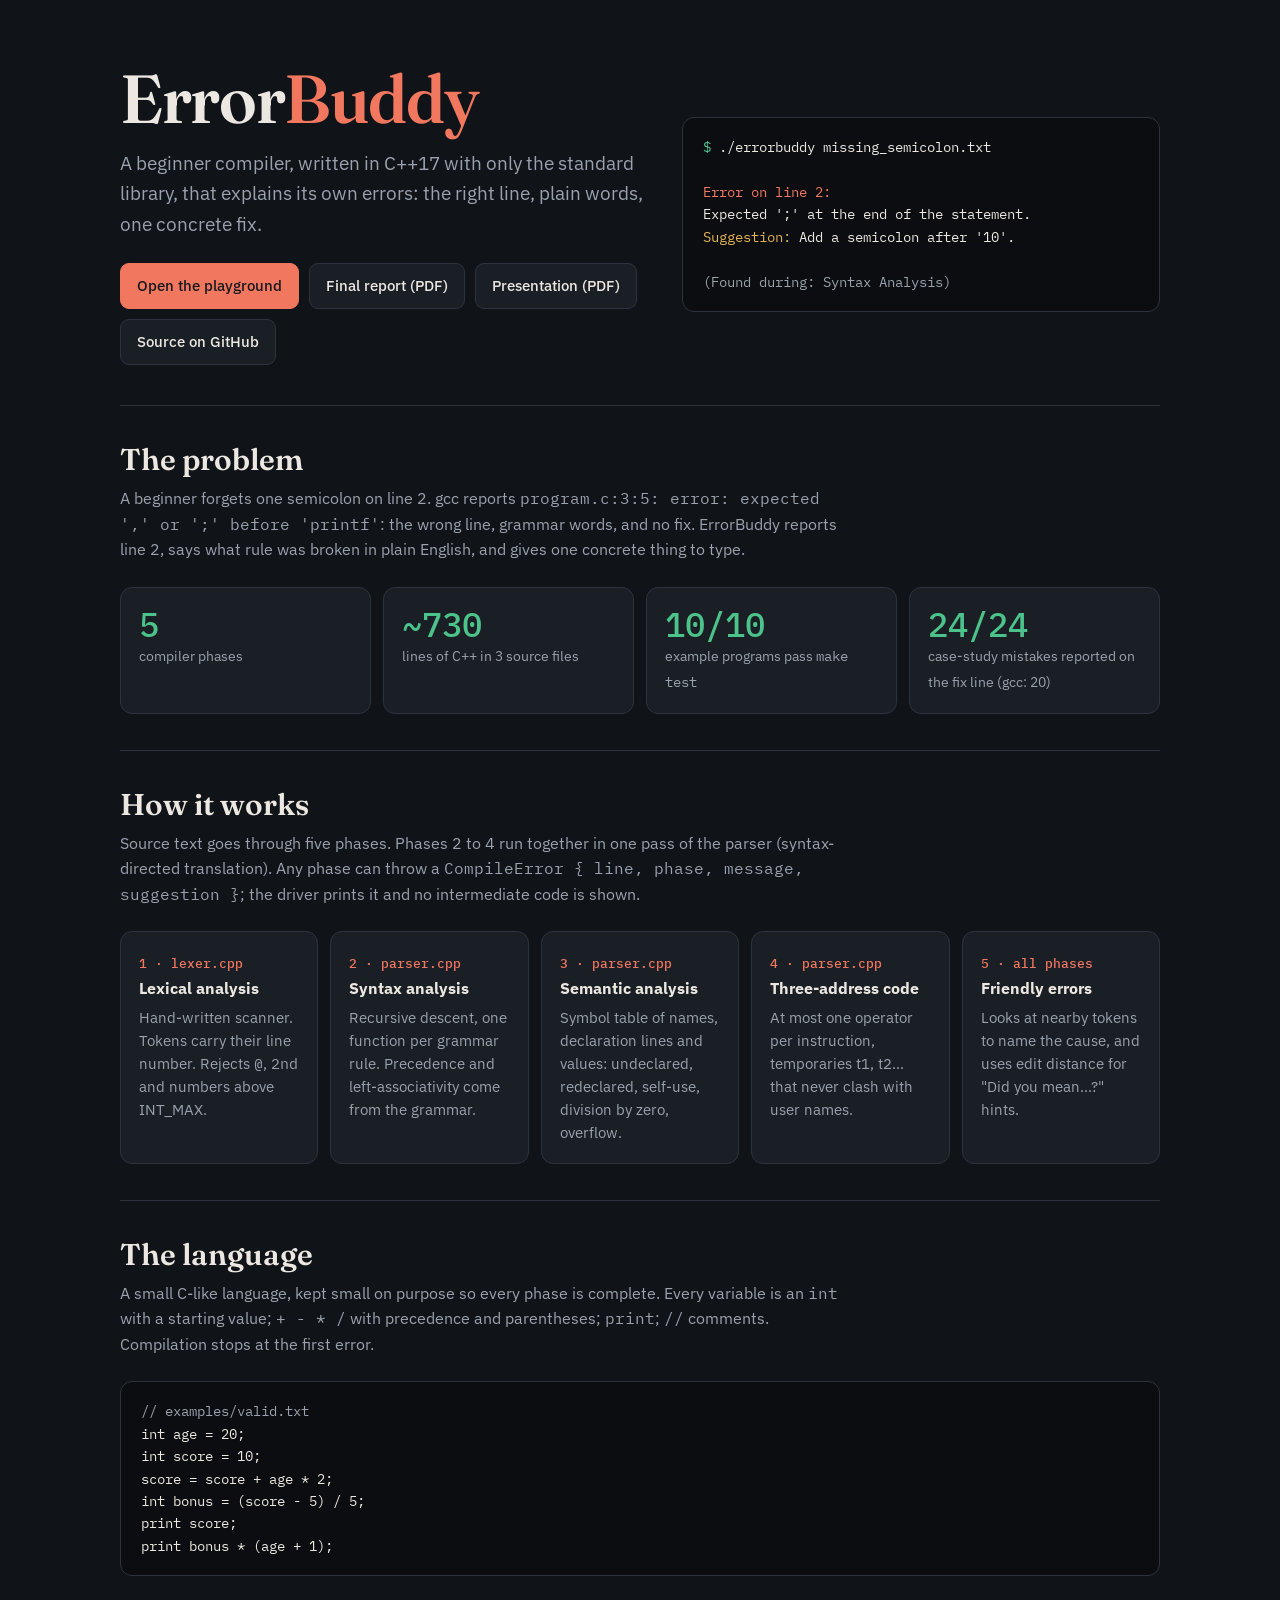
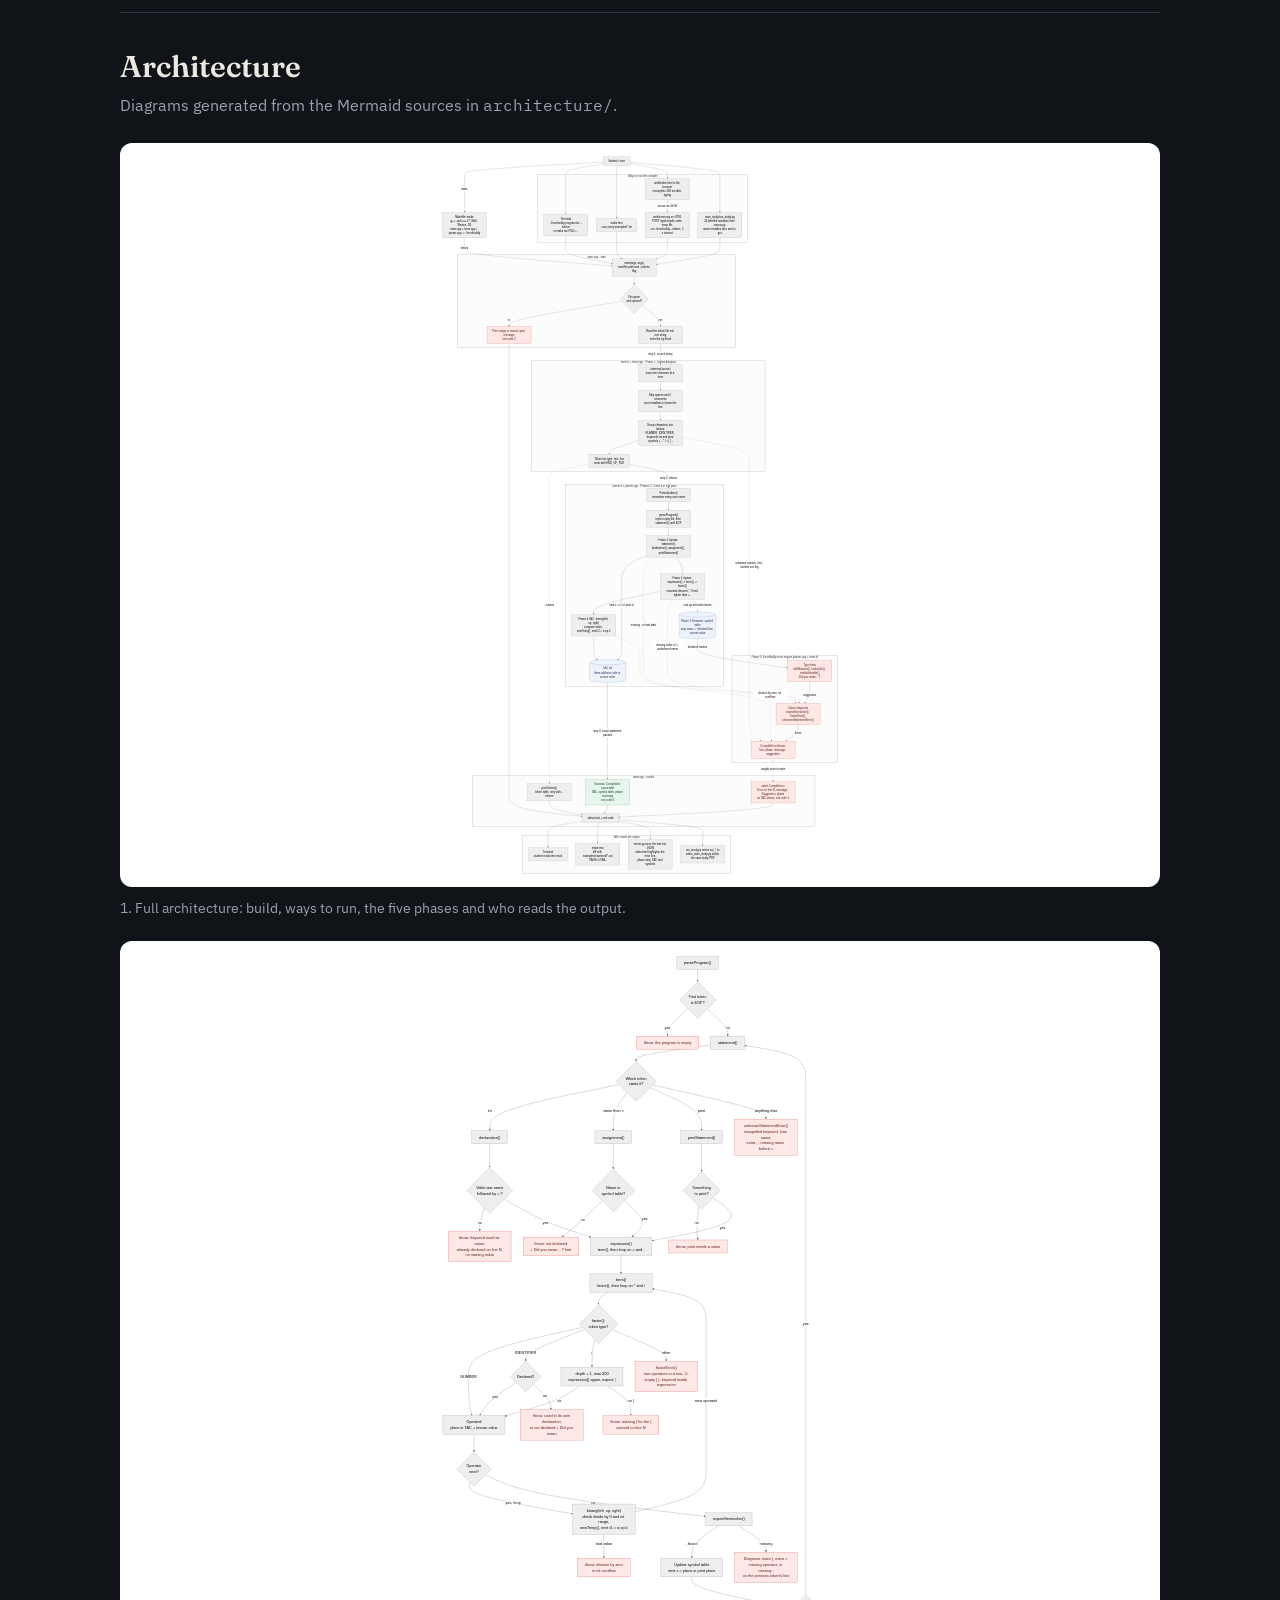
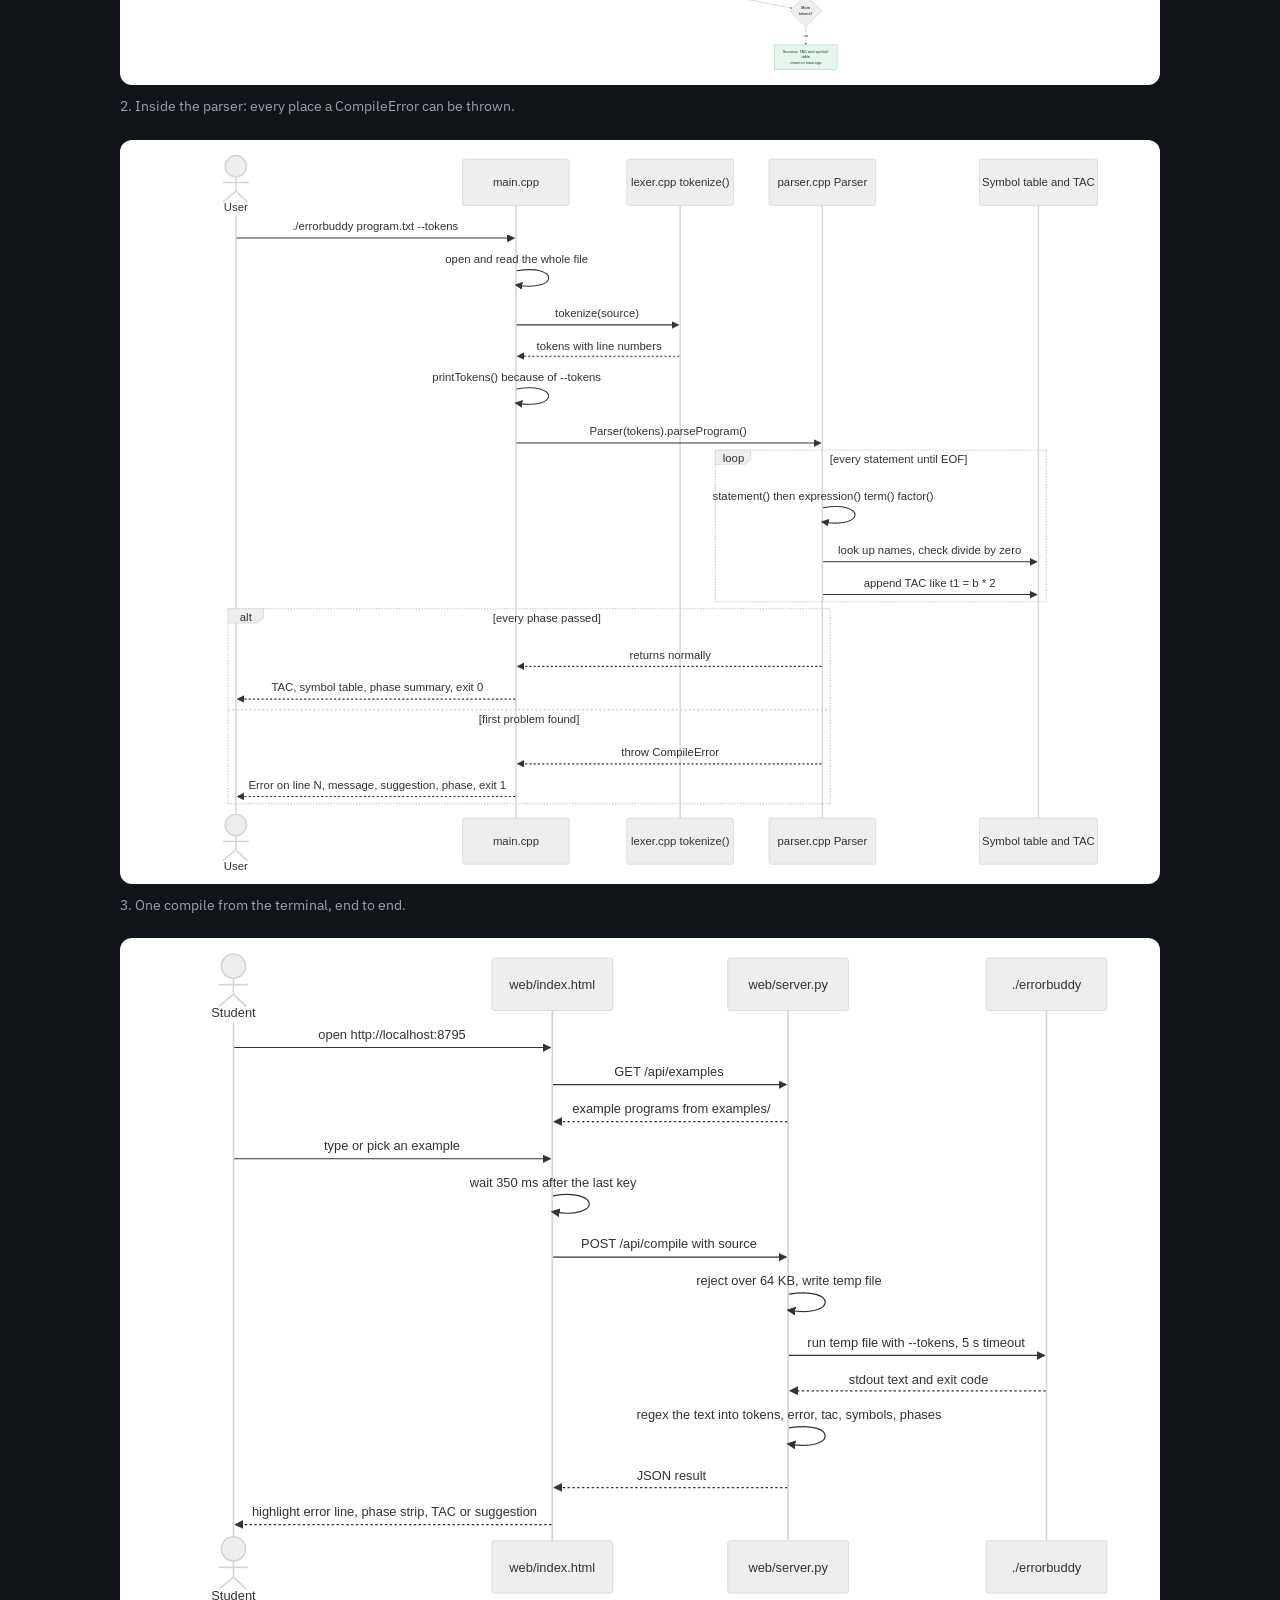
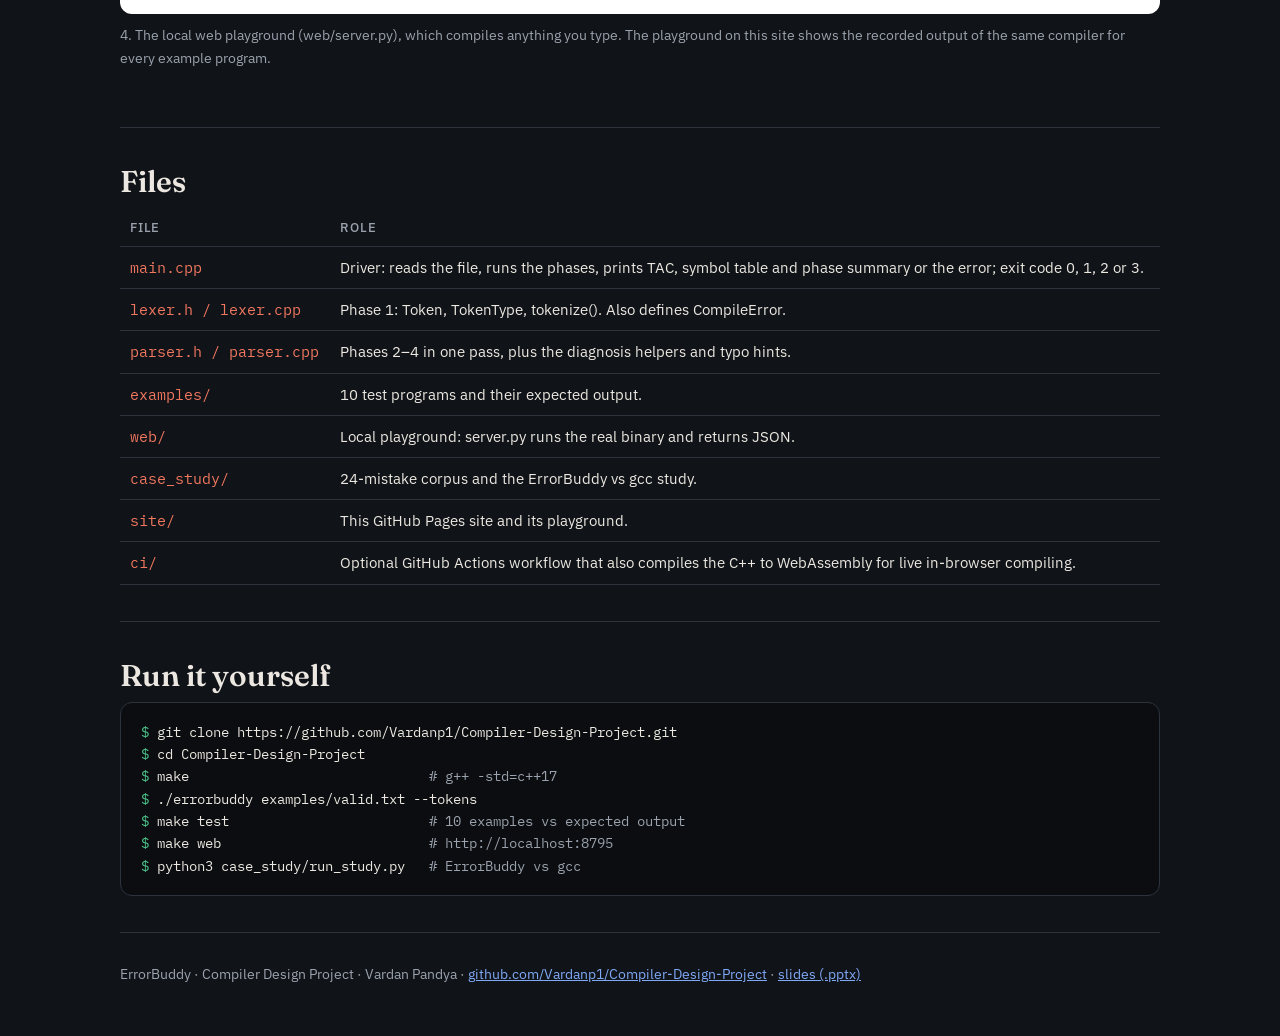
<file: index.html>
<!doctype html>
<html lang="en">
<head>
<meta charset="utf-8">
<meta name="viewport" content="width=device-width, initial-scale=1">
<title>ErrorBuddy · Compiler Design Project</title>
<meta name="description" content="ErrorBuddy: a beginner compiler in C++17 that explains its own errors. Lexer, recursive-descent parser, symbol table, three-address code and friendly error messages.">
<link rel="icon" href="data:image/svg+xml,%3Csvg xmlns=%22http://www.w3.org/2000/svg%22 viewBox=%220 0 32 32%22%3E%3Crect width=%2232%22 height=%2232%22 rx=%227%22 fill=%22%2317191e%22/%3E%3Ctext x=%2216%22 y=%2222%22 font-size=%2216%22 text-anchor=%22middle%22 fill=%22%23ff7a6b%22 font-family=%22monospace%22%3E;%3C/text%3E%3C/svg%3E">
<link rel="preconnect" href="https://fonts.googleapis.com">
<link href="https://fonts.googleapis.com/css2?family=IBM+Plex+Mono:wght@400;500&family=IBM+Plex+Sans:wght@400;500;600&family=Fraunces:opsz,wght@9..144,600&display=swap" rel="stylesheet">
<style>
:root {
  --bg: #101318; --card: #1a1e25; --line: #2d333d; --ink: #ece8e1; --muted: #9aa2ad;
  --coral: #f2775f; --green: #4cc38a; --amber: #e2b451; --blue: #7fa8f5;
  --mono: "IBM Plex Mono", ui-monospace, Menlo, monospace; --sans: "IBM Plex Sans", system-ui, sans-serif;
}
* { box-sizing: border-box; }
html, body { margin: 0; }
body { background: var(--bg); color: var(--ink); font: 16px/1.6 var(--sans); }
a { color: var(--blue); }
.wrap { max-width: 1080px; margin: 0 auto; padding: 0 20px; }
header { padding: 64px 0 40px; display: grid; grid-template-columns: 1.1fr 1fr; gap: 36px; align-items: center; }
@media (max-width: 860px) { header { grid-template-columns: 1fr; padding-top: 40px; } }
h1 { font: 600 clamp(44px, 7vw, 68px)/1 "Fraunces", Georgia, serif; margin: 0 0 16px; letter-spacing: -.02em; }
h1 span, .c { color: var(--coral); }
.lede { color: var(--muted); font-size: 19px; margin: 0 0 24px; }
.btns { display: flex; flex-wrap: wrap; gap: 10px; }
.btn { display: inline-block; padding: 10px 16px; border-radius: 9px; text-decoration: none; font-weight: 500; font-size: 15px;
       border: 1px solid var(--line); color: var(--ink); background: var(--card); }
.btn.primary { background: var(--coral); border-color: var(--coral); color: #17191e; }
.btn:hover { border-color: var(--coral); }
pre, code { font-family: var(--mono); }
.term { background: #0b0d10; border: 1px solid var(--line); border-radius: 12px; padding: 18px 20px; font-size: 14px; line-height: 1.6; margin: 0; overflow-x: auto; white-space: pre; }
.g { color: var(--green); } .r { color: var(--coral); } .y { color: var(--amber); } .m { color: var(--muted); }
section { padding: 36px 0; border-top: 1px solid var(--line); }
h2 { font: 600 30px/1.2 "Fraunces", Georgia, serif; margin: 0 0 8px; }
.sub { color: var(--muted); margin: 0 0 24px; max-width: 720px; }
.grid { display: grid; grid-template-columns: repeat(auto-fit, minmax(190px, 1fr)); gap: 12px; }
.card { background: var(--card); border: 1px solid var(--line); border-radius: 12px; padding: 18px; }
.card b { display: block; margin-bottom: 4px; }
.card p { margin: 0; color: var(--muted); font-size: 14.5px; }
.num { font: 500 13px var(--mono); color: var(--coral); }
.stats { display: grid; grid-template-columns: repeat(auto-fit, minmax(150px, 1fr)); gap: 12px; }
.stat { background: var(--card); border: 1px solid var(--line); border-radius: 12px; padding: 18px; }
.stat strong { display: block; font: 500 34px/1.1 var(--mono); color: var(--green); }
.stat span { color: var(--muted); font-size: 14px; }
.diagram { background: #fff; border-radius: 12px; padding: 12px; margin-bottom: 14px; }
.diagram img { width: 100%; height: auto; display: block; max-height: 720px; object-fit: contain; }
figcaption { color: var(--muted); font-size: 14px; margin: -4px 0 22px; }
table { width: 100%; border-collapse: collapse; font-size: 14.5px; }
th, td { text-align: left; padding: 9px 10px; border-bottom: 1px solid var(--line); vertical-align: top; }
th { color: var(--muted); font-weight: 500; font-size: 12.5px; text-transform: uppercase; letter-spacing: .06em; }
td code { color: var(--coral); }
.scroll { overflow-x: auto; }
footer { padding: 30px 0 50px; color: var(--muted); font-size: 14px; border-top: 1px solid var(--line); }
</style>
</head>
<body>
<div class="wrap">
  <header>
    <div>
      <h1>Error<span>Buddy</span></h1>
      <p class="lede">A beginner compiler, written in C++17 with only the standard library, that explains its own errors: the right line, plain words, one concrete fix.</p>
      <div class="btns">
        <a class="btn primary" href="playground.html">Open the playground</a>
        <a class="btn" href="ErrorBuddy_Final_Report.pdf">Final report (PDF)</a>
        <a class="btn" href="ErrorBuddy_Complete.pdf">Presentation (PDF)</a>
        <a class="btn" href="https://github.com/Vardanp1/Compiler-Design-Project">Source on GitHub</a>
      </div>
    </div>
<pre class="term"><span class="g">$</span> ./errorbuddy missing_semicolon.txt

<span class="r">Error on line 2:</span>
Expected ';' at the end of the statement.
<span class="y">Suggestion:</span> Add a semicolon after '10'.

<span class="m">(Found during: Syntax Analysis)</span></pre>
  </header>

  <section>
    <h2>The problem</h2>
    <p class="sub">A beginner forgets one semicolon on line 2. gcc reports <code>program.c:3:5: error: expected ',' or ';' before 'printf'</code>: the wrong line, grammar words, and no fix. ErrorBuddy reports line 2, says what rule was broken in plain English, and gives one concrete thing to type.</p>
    <div class="stats">
      <div class="stat"><strong>5</strong><span>compiler phases</span></div>
      <div class="stat"><strong>~730</strong><span>lines of C++ in 3 source files</span></div>
      <div class="stat"><strong>10/10</strong><span>example programs pass <code>make test</code></span></div>
      <div class="stat"><strong>24/24</strong><span>case-study mistakes reported on the fix line (gcc: 20)</span></div>
    </div>
  </section>

  <section>
    <h2>How it works</h2>
    <p class="sub">Source text goes through five phases. Phases 2 to 4 run together in one pass of the parser (syntax-directed translation). Any phase can throw a <code>CompileError { line, phase, message, suggestion }</code>; the driver prints it and no intermediate code is shown.</p>
    <div class="grid">
      <div class="card"><span class="num">1 · lexer.cpp</span><b>Lexical analysis</b><p>Hand-written scanner. Tokens carry their line number. Rejects <code>@</code>, <code>2nd</code> and numbers above INT_MAX.</p></div>
      <div class="card"><span class="num">2 · parser.cpp</span><b>Syntax analysis</b><p>Recursive descent, one function per grammar rule. Precedence and left-associativity come from the grammar.</p></div>
      <div class="card"><span class="num">3 · parser.cpp</span><b>Semantic analysis</b><p>Symbol table of names, declaration lines and values: undeclared, redeclared, self-use, division by zero, overflow.</p></div>
      <div class="card"><span class="num">4 · parser.cpp</span><b>Three-address code</b><p>At most one operator per instruction, temporaries t1, t2… that never clash with user names.</p></div>
      <div class="card"><span class="num">5 · all phases</span><b>Friendly errors</b><p>Looks at nearby tokens to name the cause, and uses edit distance for "Did you mean…?" hints.</p></div>
    </div>
  </section>

  <section>
    <h2>The language</h2>
    <p class="sub">A small C-like language, kept small on purpose so every phase is complete. Every variable is an <code>int</code> with a starting value; <code>+ - * /</code> with precedence and parentheses; <code>print</code>; <code>//</code> comments. Compilation stops at the first error.</p>
<pre class="term"><span class="m">// examples/valid.txt</span>
int age = 20;
int score = 10;
score = score + age * 2;
int bonus = (score - 5) / 5;
print score;
print bonus * (age + 1);</pre>
  </section>

  <section>
    <h2>Architecture</h2>
    <p class="sub">Diagrams generated from the Mermaid sources in <code>architecture/</code>.</p>
    <figure style="margin:0"><div class="diagram"><img src="architecture/1_full_architecture.svg" alt="Full architecture and execution flow of ErrorBuddy" loading="lazy"></div>
      <figcaption>1. Full architecture: build, ways to run, the five phases and who reads the output.</figcaption></figure>
    <figure style="margin:0"><div class="diagram"><img src="architecture/2_parser_internals.svg" alt="Parser internals: where each error is thrown" loading="lazy"></div>
      <figcaption>2. Inside the parser: every place a CompileError can be thrown.</figcaption></figure>
    <figure style="margin:0"><div class="diagram"><img src="architecture/3_cli_sequence.svg" alt="Sequence diagram of one command-line compile" loading="lazy"></div>
      <figcaption>3. One compile from the terminal, end to end.</figcaption></figure>
    <figure style="margin:0"><div class="diagram"><img src="architecture/4_web_sequence.svg" alt="Sequence diagram of the web playground" loading="lazy"></div>
      <figcaption>4. The local web playground (web/server.py), which compiles anything you type. The playground on this site shows the recorded output of the same compiler for every example program.</figcaption></figure>
  </section>

  <section>
    <h2>Files</h2>
    <div class="scroll"><table>
      <tr><th>File</th><th>Role</th></tr>
      <tr><td><code>main.cpp</code></td><td>Driver: reads the file, runs the phases, prints TAC, symbol table and phase summary or the error; exit code 0, 1, 2 or 3.</td></tr>
      <tr><td><code>lexer.h / lexer.cpp</code></td><td>Phase 1: Token, TokenType, tokenize(). Also defines CompileError.</td></tr>
      <tr><td><code>parser.h / parser.cpp</code></td><td>Phases 2–4 in one pass, plus the diagnosis helpers and typo hints.</td></tr>
      <tr><td><code>examples/</code></td><td>10 test programs and their expected output.</td></tr>
      <tr><td><code>web/</code></td><td>Local playground: server.py runs the real binary and returns JSON.</td></tr>
      <tr><td><code>case_study/</code></td><td>24-mistake corpus and the ErrorBuddy vs gcc study.</td></tr>
      <tr><td><code>site/</code></td><td>This GitHub Pages site and its playground.</td></tr>
      <tr><td><code>ci/</code></td><td>Optional GitHub Actions workflow that also compiles the C++ to WebAssembly for live in-browser compiling.</td></tr>
    </table></div>
  </section>

  <section>
    <h2>Run it yourself</h2>
<pre class="term"><span class="g">$</span> git clone https://github.com/Vardanp1/Compiler-Design-Project.git
<span class="g">$</span> cd Compiler-Design-Project
<span class="g">$</span> make                              <span class="m"># g++ -std=c++17</span>
<span class="g">$</span> ./errorbuddy examples/valid.txt --tokens
<span class="g">$</span> make test                         <span class="m"># 10 examples vs expected output</span>
<span class="g">$</span> make web                          <span class="m"># http://localhost:8795</span>
<span class="g">$</span> python3 case_study/run_study.py   <span class="m"># ErrorBuddy vs gcc</span></pre>
  </section>

  <footer>
    ErrorBuddy · Compiler Design Project · Vardan Pandya ·
    <a href="https://github.com/Vardanp1/Compiler-Design-Project">github.com/Vardanp1/Compiler-Design-Project</a> ·
    <a href="ErrorBuddy_Complete.pptx">slides (.pptx)</a>
  </footer>
</div>
</body>
</html>
</file>
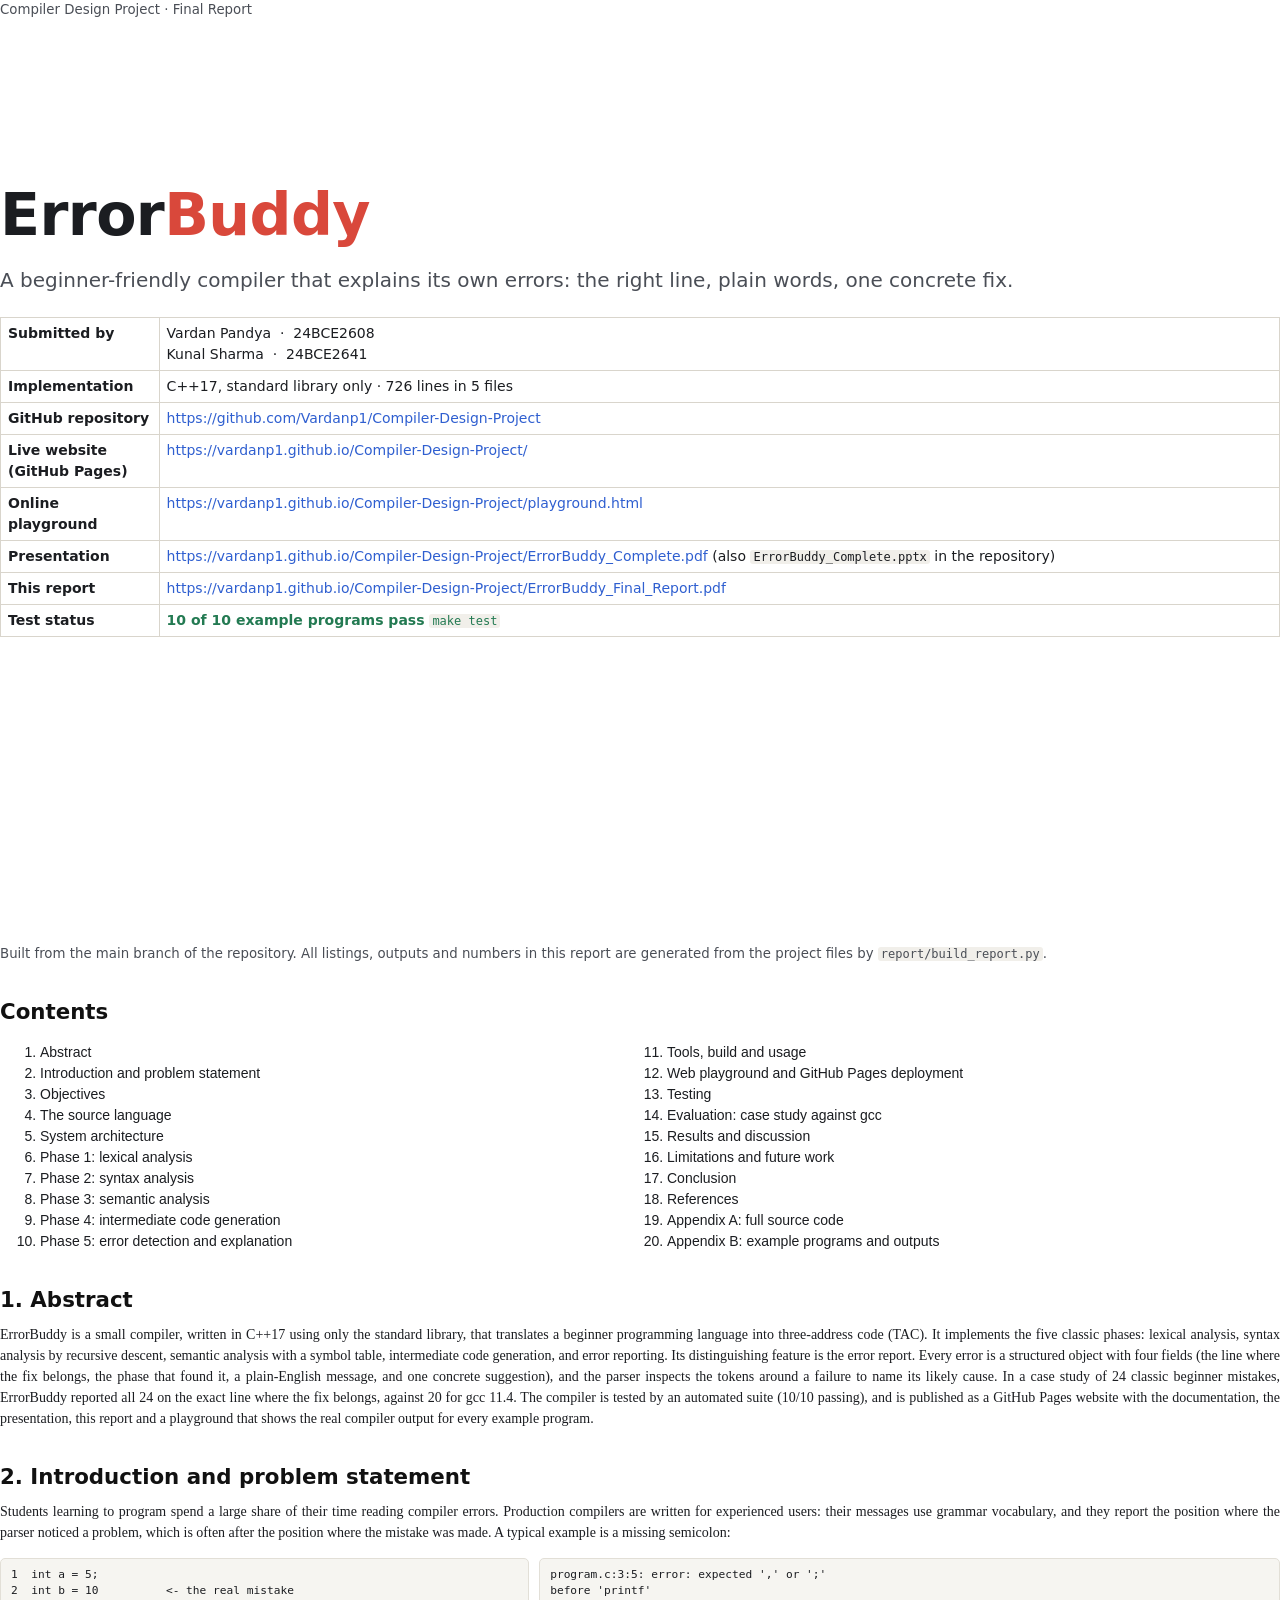
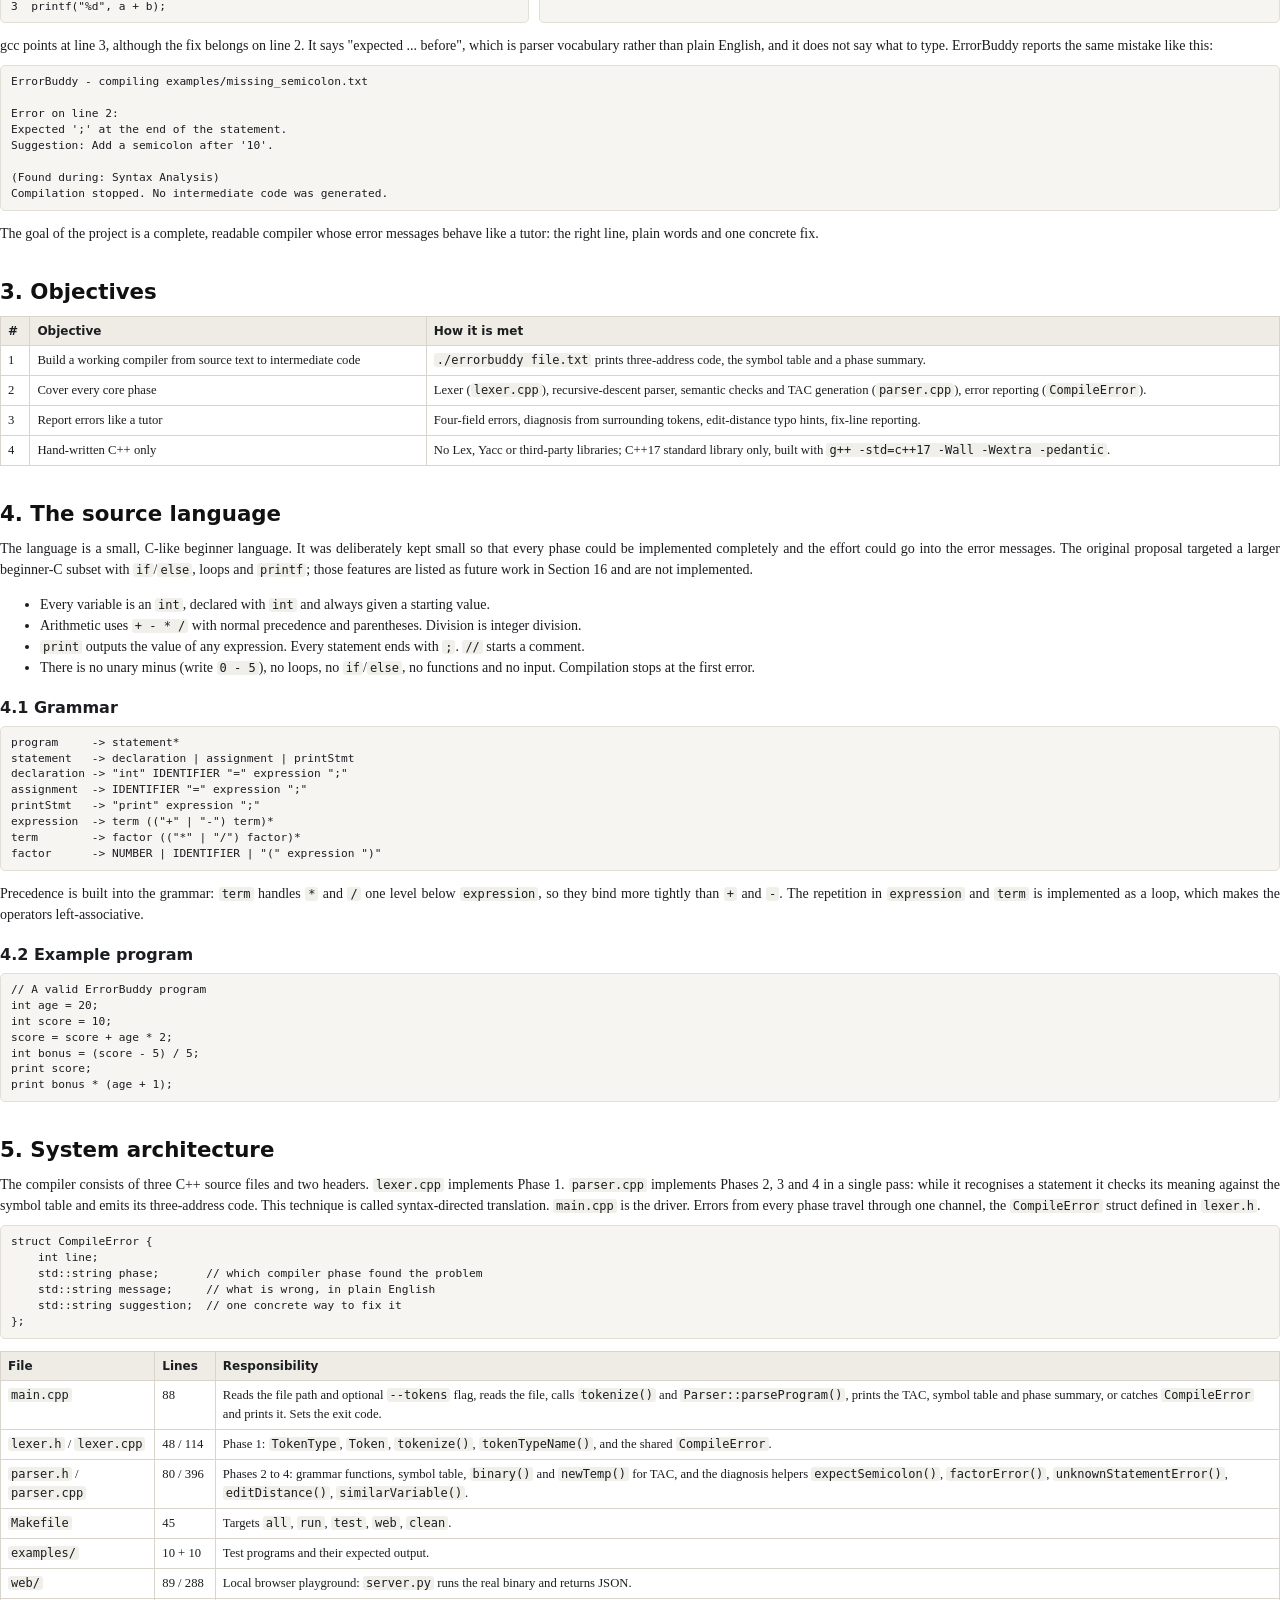
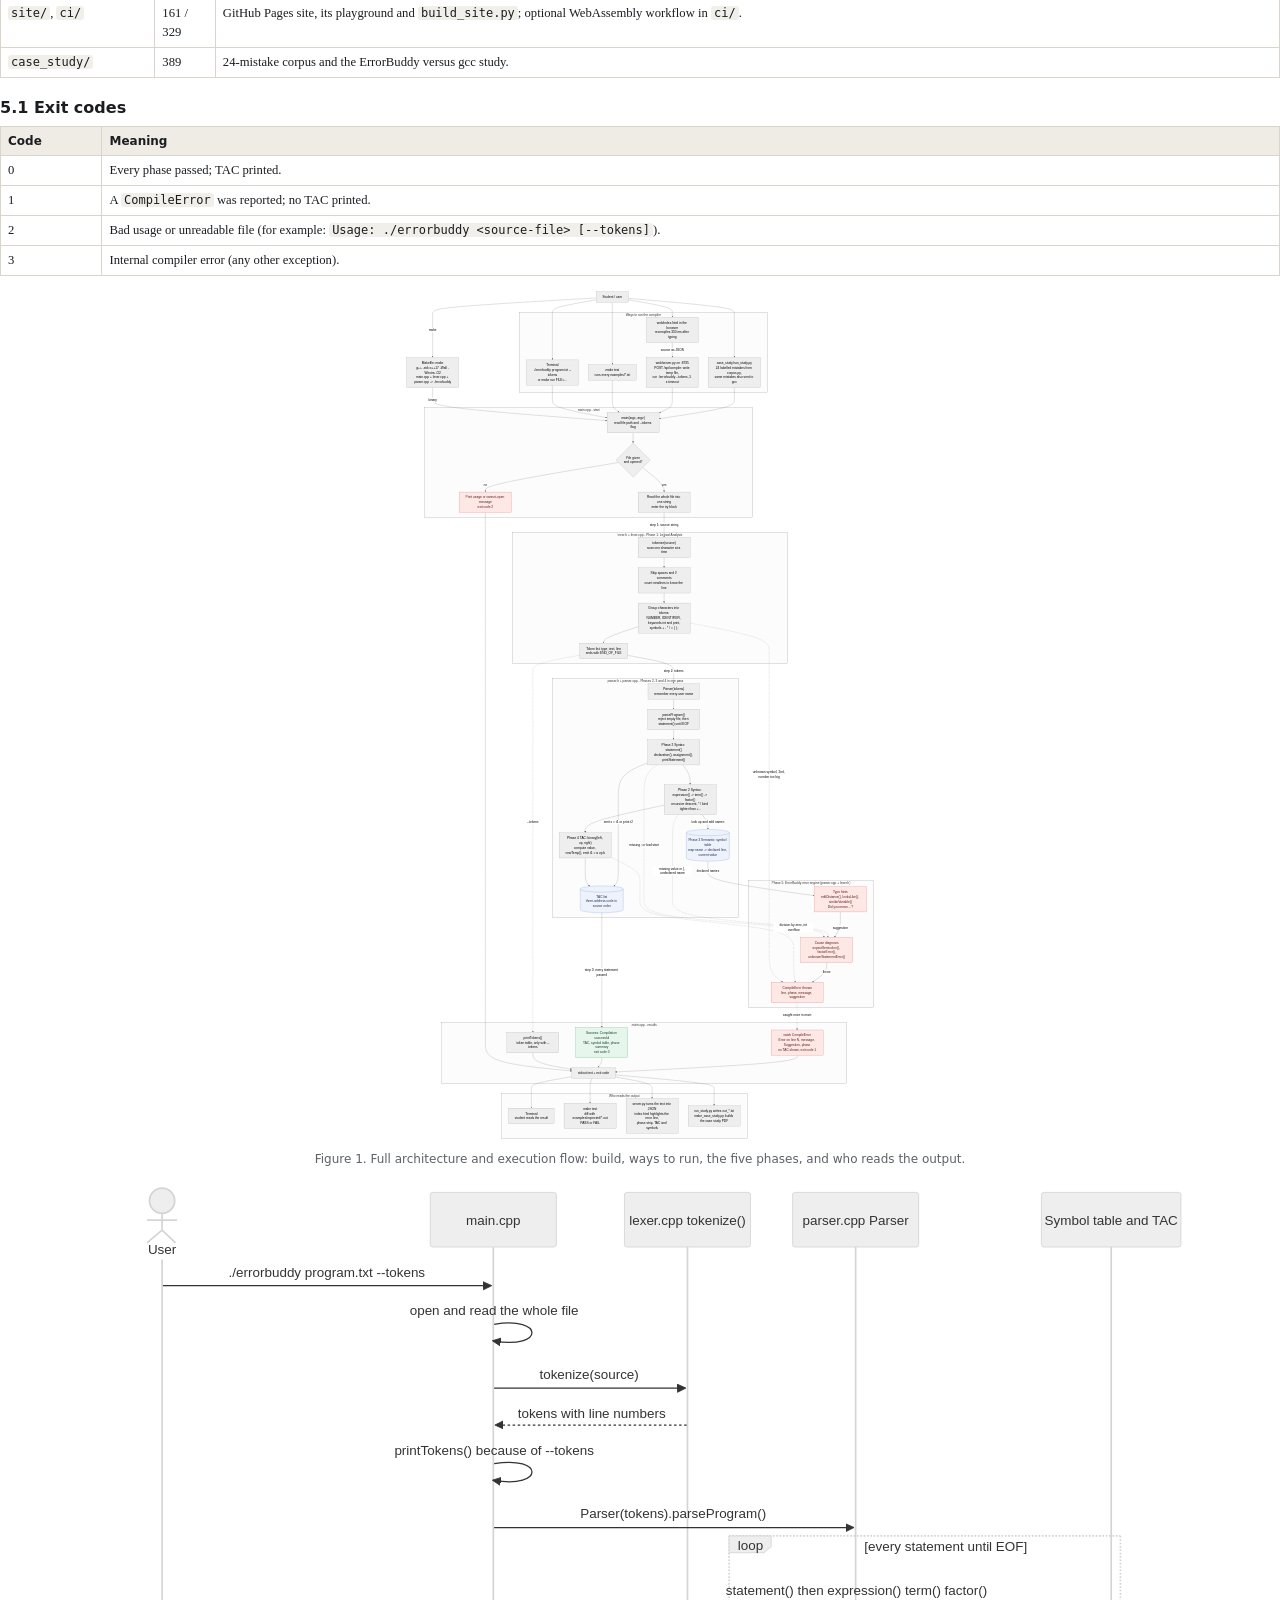
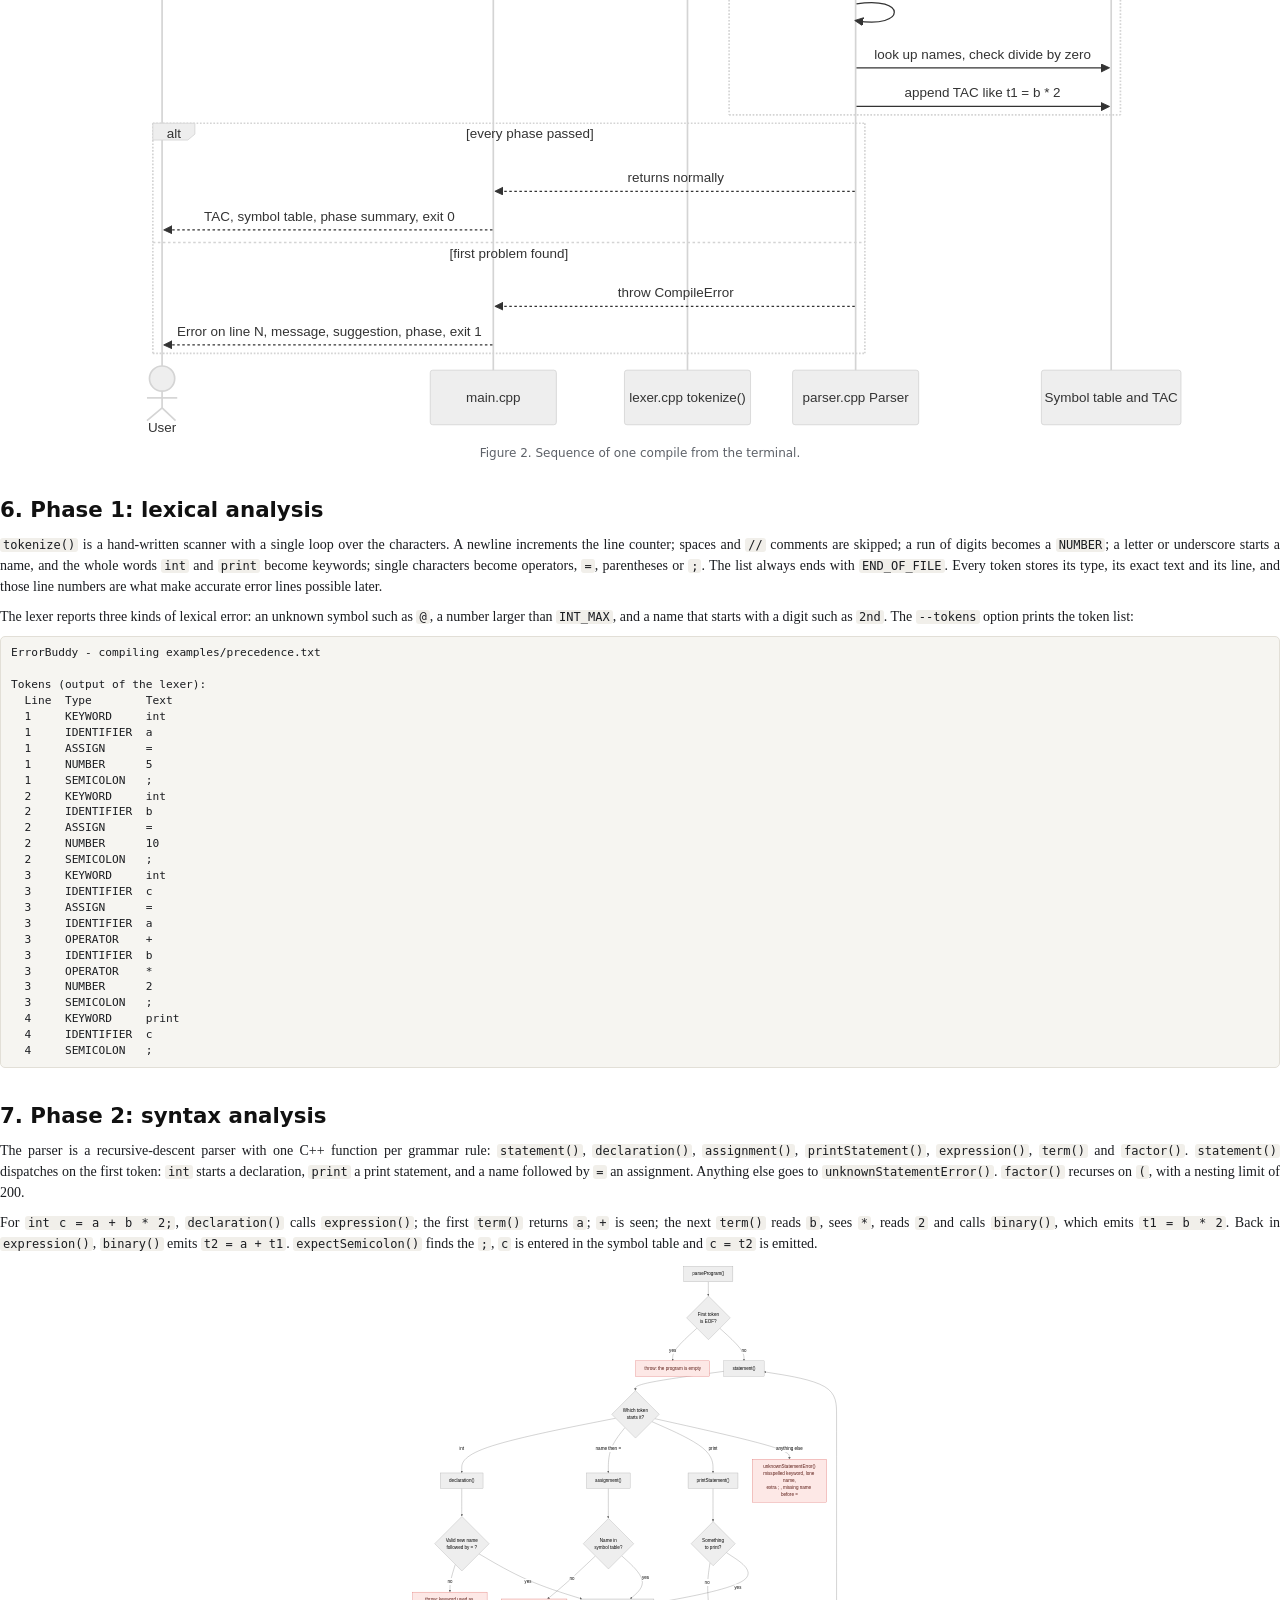
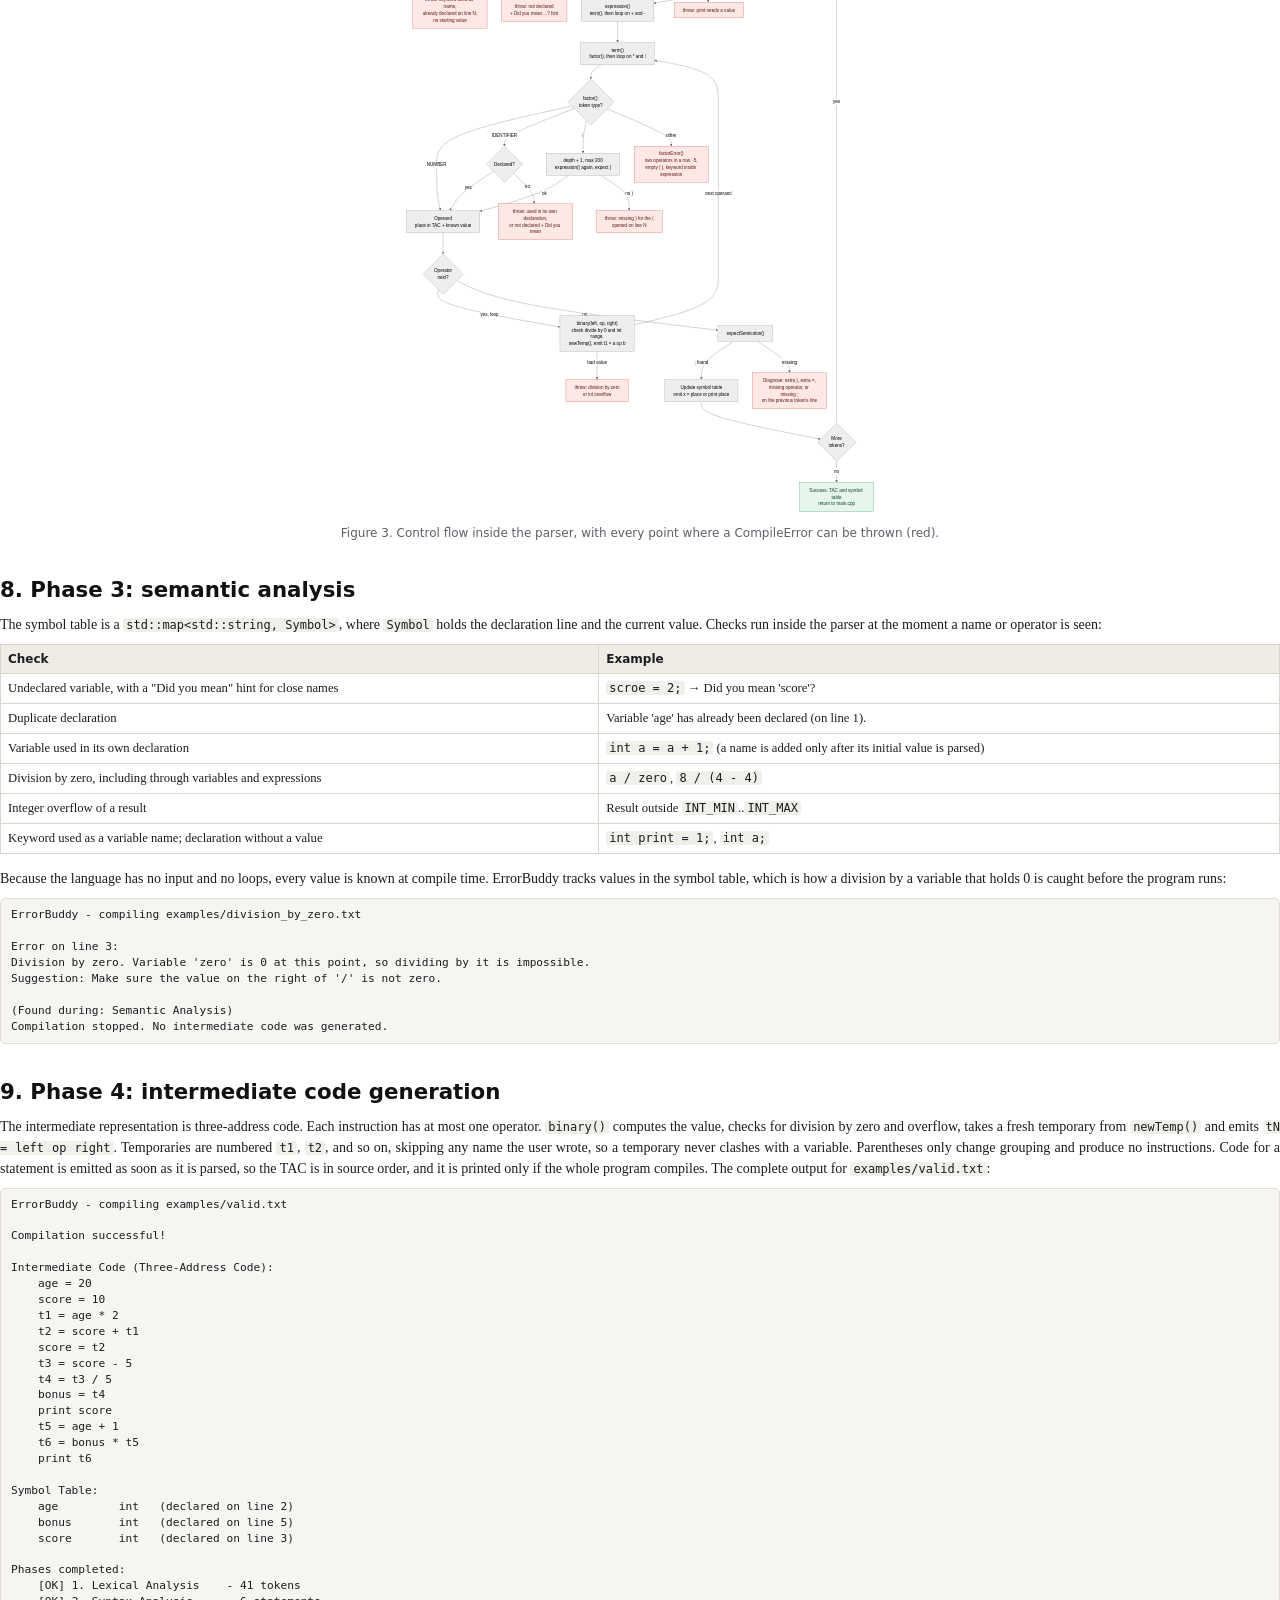
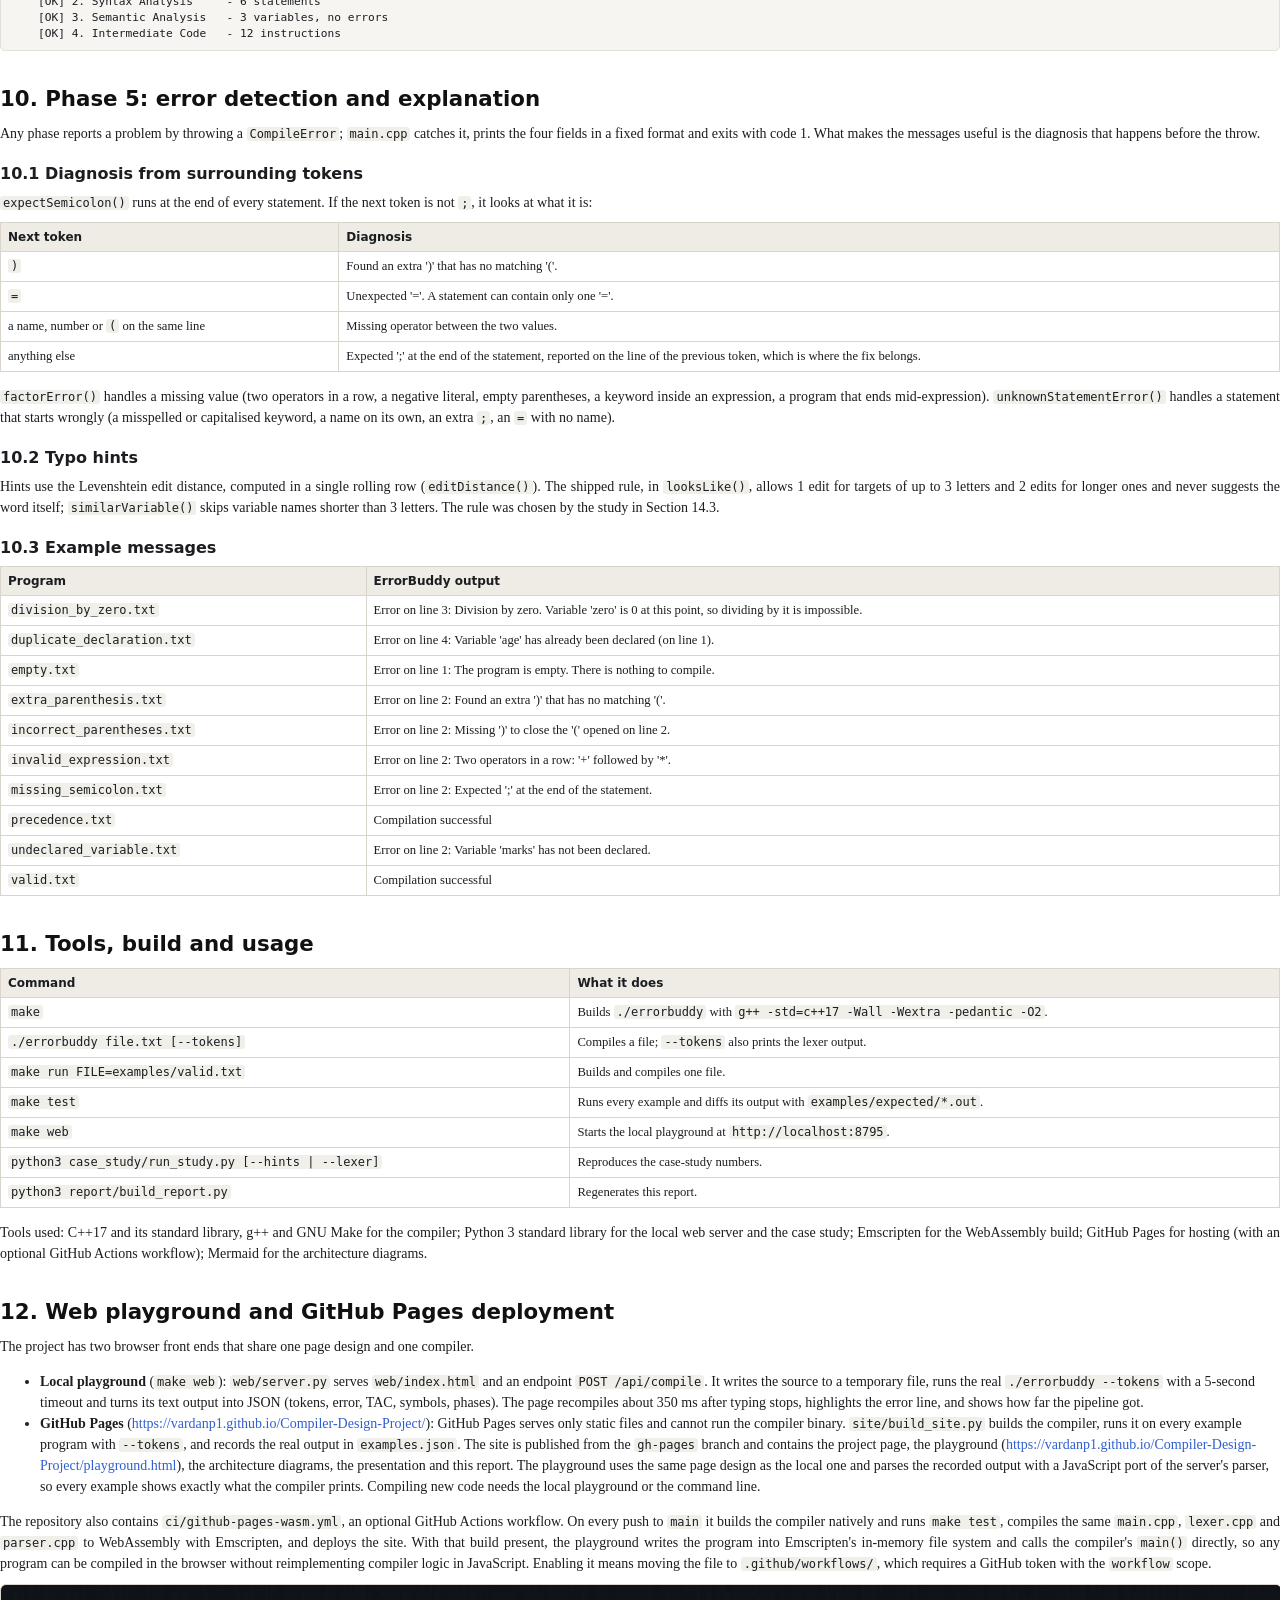
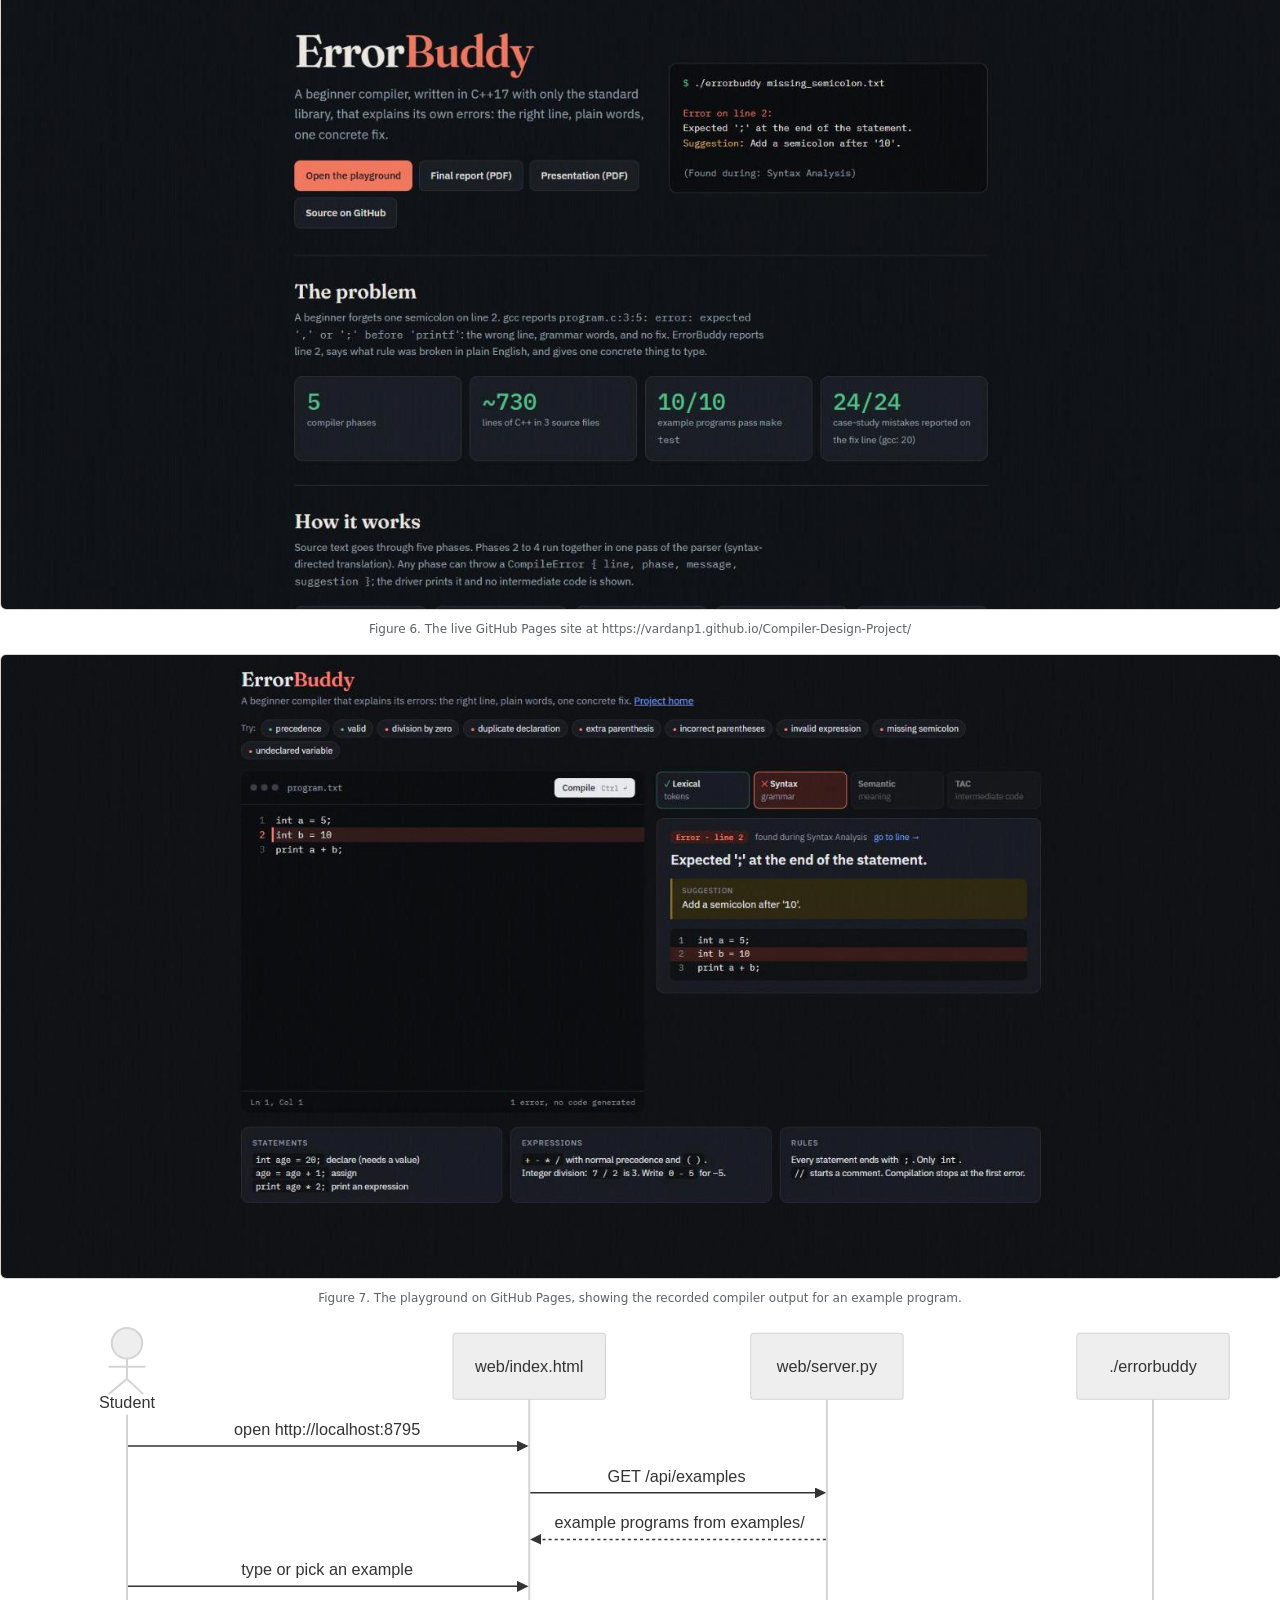
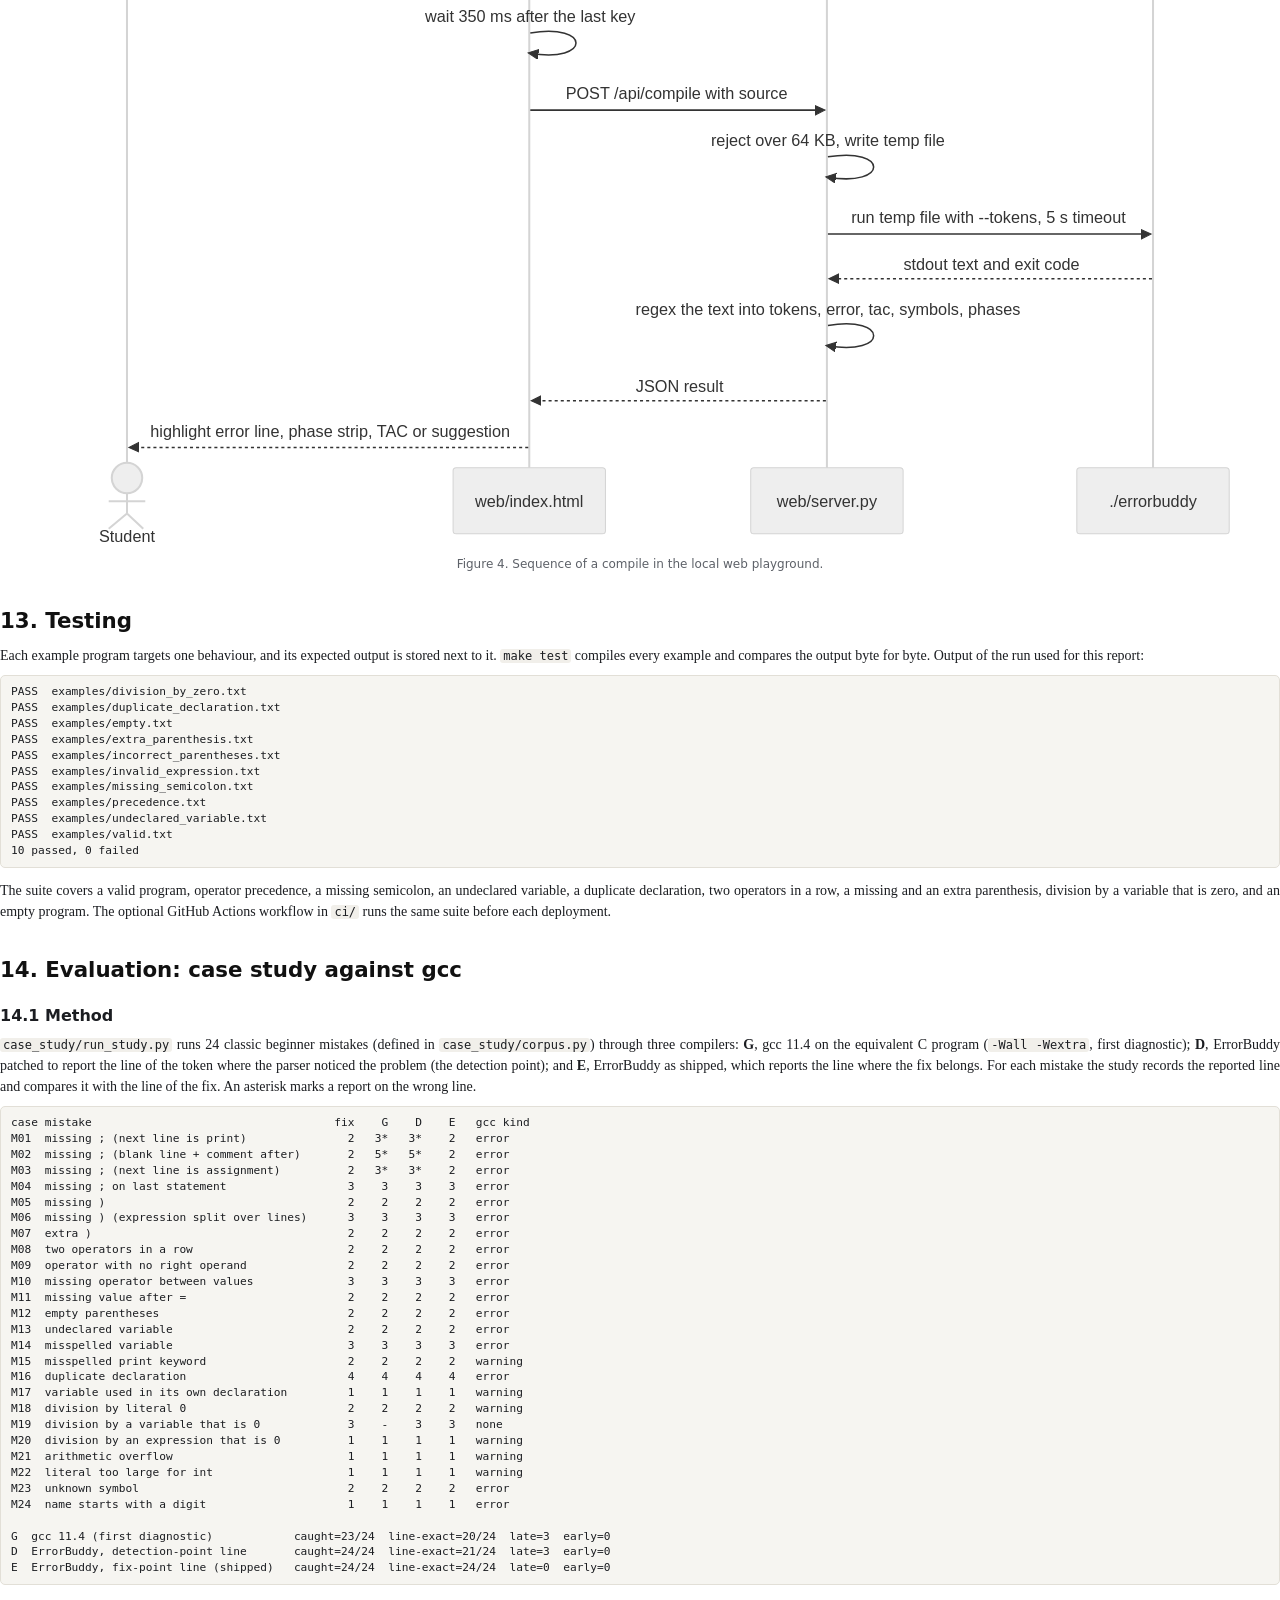
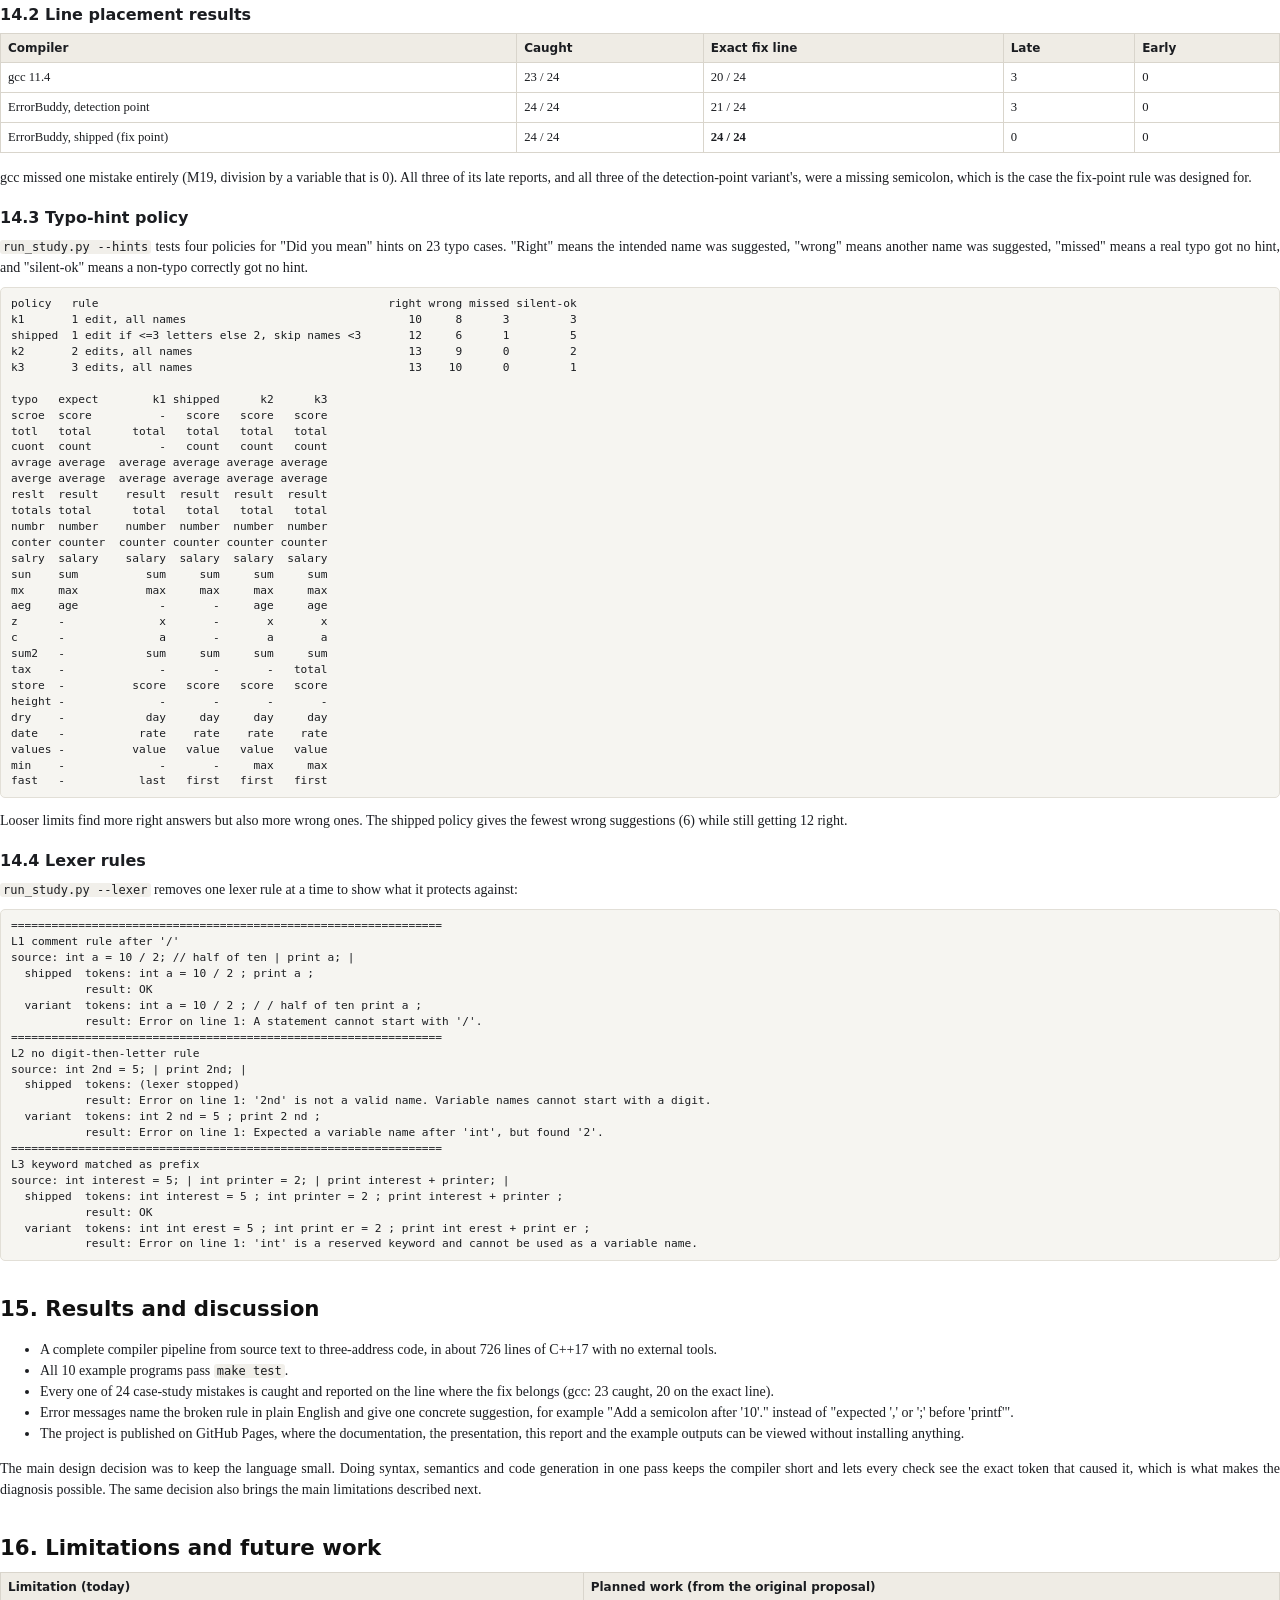
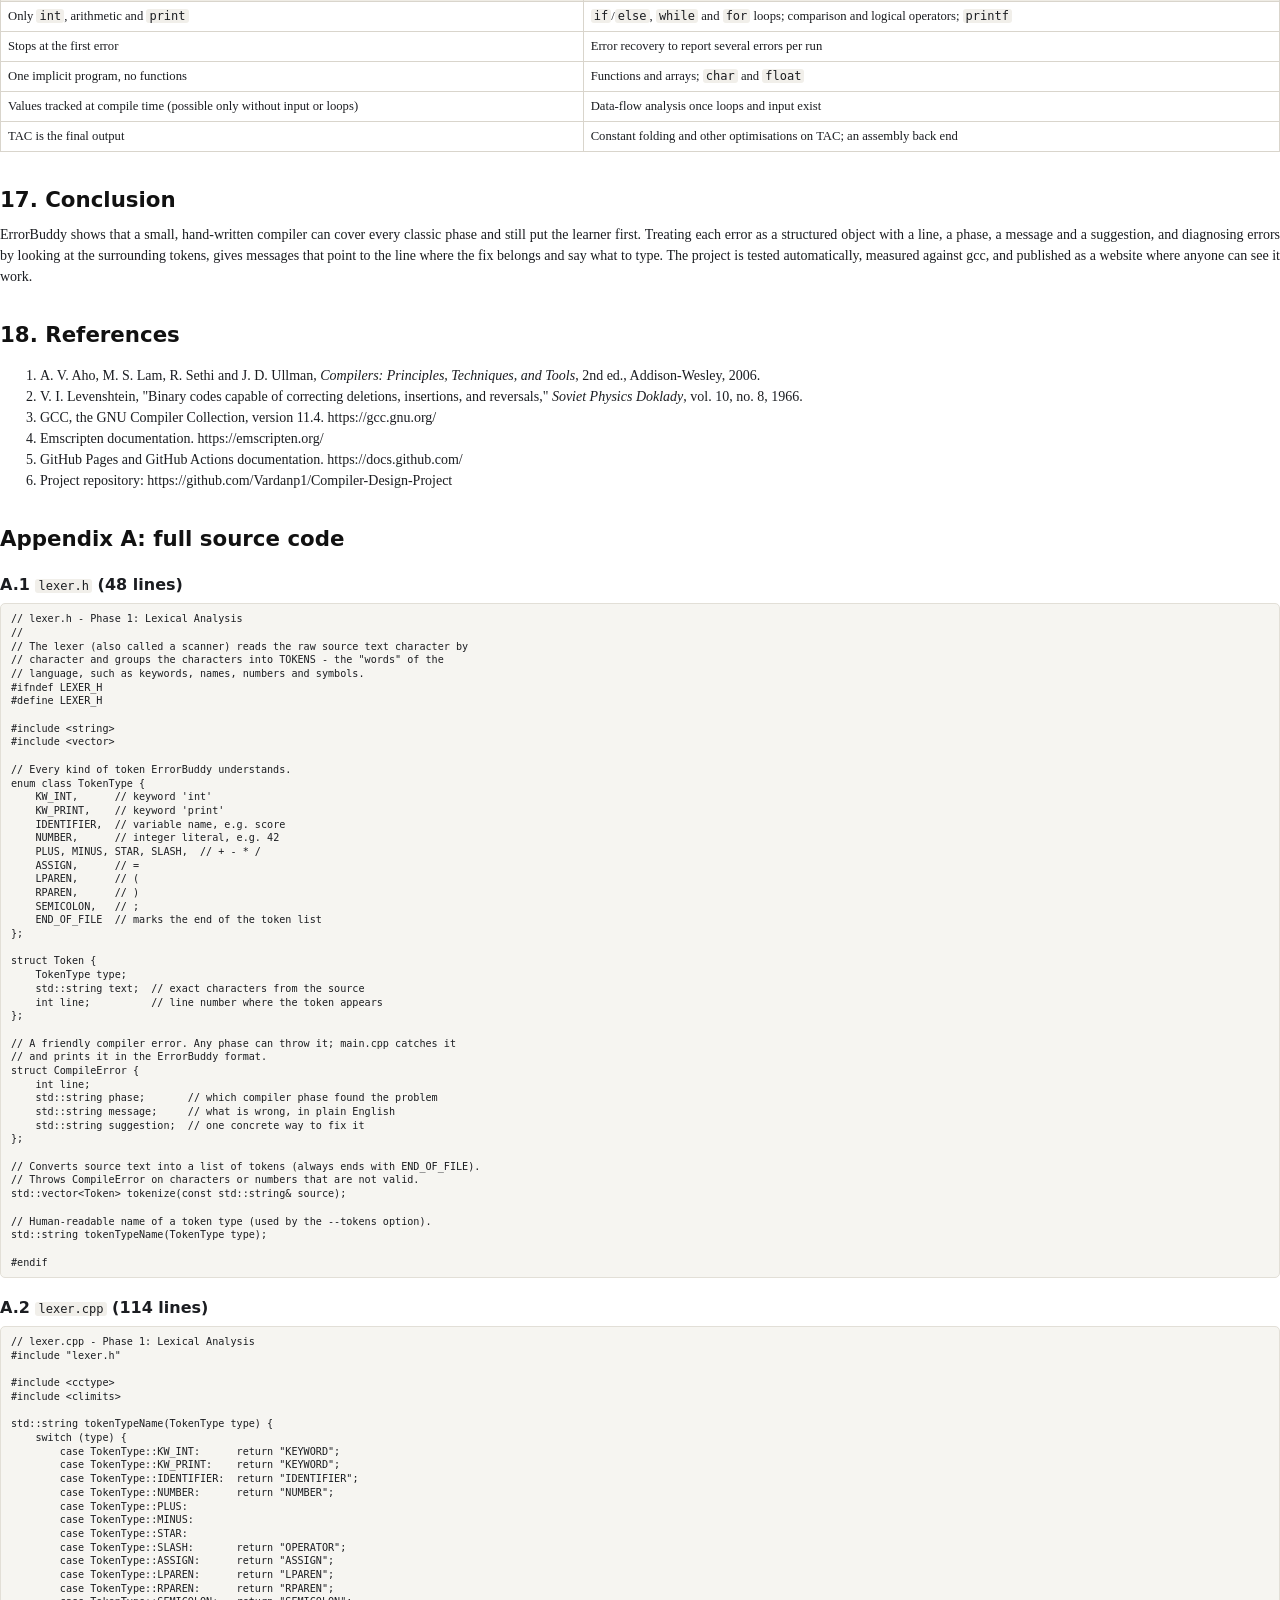
<file: report/report.html>
<!doctype html>
<html lang="en"><head><meta charset="utf-8"><title>ErrorBuddy: Final Project Report</title>
<style>
@page { size: A4; margin: 20mm 18mm 20mm 18mm; }
body { font: 10.5pt/1.5 "Source Serif 4", "Noto Serif", Georgia, serif; color: #1b1d21; margin: 0; }
h1, h2, h3, .cover, th, .meta, figcaption { font-family: "IBM Plex Sans", "Noto Sans", "DejaVu Sans", Arial, sans-serif; }
h2 { font-size: 16pt; margin: 26px 0 8px; padding-top: 6px; break-after: avoid; color: #111; }
h2.page { break-before: page; }
h3 { font-size: 12pt; margin: 18px 0 6px; break-after: avoid; }
p { margin: 0 0 9px; text-align: justify; }
code { font: 9pt "IBM Plex Mono", "DejaVu Sans Mono", monospace; background: #f1efea; padding: 0 3px; border-radius: 3px; }
pre { font: 8.4pt/1.42 "IBM Plex Mono", "DejaVu Sans Mono", monospace; background: #f6f5f1; border: 1px solid #e2dfd7;
      border-radius: 5px; padding: 8px 10px; white-space: pre-wrap; word-break: break-word; margin: 6px 0 12px; }
pre.src { font-size: 7.6pt; line-height: 1.35; }
table { border-collapse: collapse; width: 100%; margin: 6px 0 14px; font-size: 9.5pt; break-inside: auto; }
th, td { border: 1px solid #d9d5cc; padding: 5px 7px; text-align: left; vertical-align: top; }
th { background: #efece5; font-weight: 600; font-size: 9pt; }
tr { break-inside: avoid; }
figure { margin: 10px 0 16px; break-inside: avoid; text-align: center; }
figure img { max-width: 100%; max-height: 225mm; }
img.shot { border: 1px solid #d9d5cc; border-radius: 6px; }
figcaption { font-size: 9pt; color: #5d6168; margin-top: 4px; }
.two { display: grid; grid-template-columns: 1fr 1.4fr; gap: 10px; }
.cover { height: 255mm; display: flex; flex-direction: column; justify-content: space-between; break-after: page; }
.cover h1 { font-size: 44pt; margin: 40mm 0 6px; letter-spacing: -.01em; }
.cover h1 span { color: #d9483b; }
.cover .tag { font-size: 15pt; color: #4a4e56; margin: 0 0 22px; }
.cover table { font-size: 10.5pt; }
.cover td:first-child { width: 38mm; font-weight: 600; }
.meta { font-size: 10pt; color: #4a4e56; }
.toc ol { columns: 2; font-family: "IBM Plex Sans", "Noto Sans", Arial, sans-serif; font-size: 10.5pt; }
.box { border: 1px solid #d9d5cc; border-radius: 6px; padding: 10px 14px; background: #faf9f6; margin: 8px 0 14px; break-inside: avoid; }
.ok { color: #237a52; font-weight: 600; }
a { color: #2f5fd0; text-decoration: none; }
</style></head><body>

<section class="cover">
  <div>
    <div class="meta">Compiler Design Project · Final Report</div>
    <h1>Error<span>Buddy</span></h1>
    <p class="tag">A beginner-friendly compiler that explains its own errors: the right line, plain words, one concrete fix.</p>
    <table>
      <tr><td>Submitted by</td><td>Vardan Pandya &nbsp;·&nbsp; 24BCE2608<br>Kunal Sharma &nbsp;·&nbsp; 24BCE2641</td></tr>
      <tr><td>Implementation</td><td>C++17, standard library only · 726 lines in 5 files</td></tr>
      <tr><td>GitHub repository</td><td><a href="https://github.com/Vardanp1/Compiler-Design-Project">https://github.com/Vardanp1/Compiler-Design-Project</a></td></tr>
      <tr><td>Live website (GitHub Pages)</td><td><a href="https://vardanp1.github.io/Compiler-Design-Project/">https://vardanp1.github.io/Compiler-Design-Project/</a></td></tr>
      <tr><td>Online playground</td><td><a href="https://vardanp1.github.io/Compiler-Design-Project/playground.html">https://vardanp1.github.io/Compiler-Design-Project/playground.html</a></td></tr>
      <tr><td>Presentation</td><td><a href="https://vardanp1.github.io/Compiler-Design-Project/ErrorBuddy_Complete.pdf">https://vardanp1.github.io/Compiler-Design-Project/ErrorBuddy_Complete.pdf</a> (also <code>ErrorBuddy_Complete.pptx</code> in the repository)</td></tr>
      <tr><td>This report</td><td><a href="https://vardanp1.github.io/Compiler-Design-Project/ErrorBuddy_Final_Report.pdf">https://vardanp1.github.io/Compiler-Design-Project/ErrorBuddy_Final_Report.pdf</a></td></tr>
      <tr><td>Test status</td><td class="ok">10 of 10 example programs pass <code>make test</code></td></tr>
    </table>
  </div>
  <div class="meta">Built from the main branch of the repository. All listings, outputs and numbers in this report are generated from the project files by <code>report/build_report.py</code>.</div>
</section>

<section class="toc"><h2>Contents</h2><ol>
<li>Abstract</li><li>Introduction and problem statement</li><li>Objectives</li><li>The source language</li>
<li>System architecture</li><li>Phase 1: lexical analysis</li><li>Phase 2: syntax analysis</li><li>Phase 3: semantic analysis</li>
<li>Phase 4: intermediate code generation</li><li>Phase 5: error detection and explanation</li><li>Tools, build and usage</li>
<li>Web playground and GitHub Pages deployment</li><li>Testing</li><li>Evaluation: case study against gcc</li>
<li>Results and discussion</li><li>Limitations and future work</li><li>Conclusion</li><li>References</li>
<li>Appendix A: full source code</li><li>Appendix B: example programs and outputs</li></ol></section>

<h2>1. Abstract</h2>
<p>ErrorBuddy is a small compiler, written in C++17 using only the standard library, that translates a beginner programming language into three-address code (TAC). It implements the five classic phases: lexical analysis, syntax analysis by recursive descent, semantic analysis with a symbol table, intermediate code generation, and error reporting. Its distinguishing feature is the error report. Every error is a structured object with four fields (the line where the fix belongs, the phase that found it, a plain-English message, and one concrete suggestion), and the parser inspects the tokens around a failure to name its likely cause. In a case study of 24 classic beginner mistakes, ErrorBuddy reported all 24 on the exact line where the fix belongs, against 20 for gcc 11.4. The compiler is tested by an automated suite (10/10 passing), and is published as a GitHub Pages website with the documentation, the presentation, this report and a playground that shows the real compiler output for every example program.</p>

<h2>2. Introduction and problem statement</h2>
<p>Students learning to program spend a large share of their time reading compiler errors. Production compilers are written for experienced users: their messages use grammar vocabulary, and they report the position where the parser noticed a problem, which is often after the position where the mistake was made. A typical example is a missing semicolon:</p>
<div class="two"><pre class="">1  int a = 5;
2  int b = 10          &lt;- the real mistake
3  printf(&quot;%d&quot;, a + b);</pre><pre class="">program.c:3:5: error: expected &#x27;,&#x27; or &#x27;;&#x27;
before &#x27;printf&#x27;</pre></div>
<p>gcc points at line 3, although the fix belongs on line 2. It says "expected ... before", which is parser vocabulary rather than plain English, and it does not say what to type. ErrorBuddy reports the same mistake like this:</p>
<pre class="">ErrorBuddy - compiling examples/missing_semicolon.txt

Error on line 2:
Expected &#x27;;&#x27; at the end of the statement.
Suggestion: Add a semicolon after &#x27;10&#x27;.

(Found during: Syntax Analysis)
Compilation stopped. No intermediate code was generated.</pre>
<p>The goal of the project is a complete, readable compiler whose error messages behave like a tutor: the right line, plain words and one concrete fix.</p>

<h2>3. Objectives</h2>
<table><tr><th>#</th><th>Objective</th><th>How it is met</th></tr>
<tr><td>1</td><td>Build a working compiler from source text to intermediate code</td><td><code>./errorbuddy file.txt</code> prints three-address code, the symbol table and a phase summary.</td></tr>
<tr><td>2</td><td>Cover every core phase</td><td>Lexer (<code>lexer.cpp</code>), recursive-descent parser, semantic checks and TAC generation (<code>parser.cpp</code>), error reporting (<code>CompileError</code>).</td></tr>
<tr><td>3</td><td>Report errors like a tutor</td><td>Four-field errors, diagnosis from surrounding tokens, edit-distance typo hints, fix-line reporting.</td></tr>
<tr><td>4</td><td>Hand-written C++ only</td><td>No Lex, Yacc or third-party libraries; C++17 standard library only, built with <code>g++ -std=c++17 -Wall -Wextra -pedantic</code>.</td></tr></table>

<h2 class="page">4. The source language</h2>
<p>The language is a small, C-like beginner language. It was deliberately kept small so that every phase could be implemented completely and the effort could go into the error messages. The original proposal targeted a larger beginner-C subset with <code>if</code>/<code>else</code>, loops and <code>printf</code>; those features are listed as future work in Section 16 and are not implemented.</p>
<ul>
<li>Every variable is an <code>int</code>, declared with <code>int</code> and always given a starting value.</li>
<li>Arithmetic uses <code>+ - * /</code> with normal precedence and parentheses. Division is integer division.</li>
<li><code>print</code> outputs the value of any expression. Every statement ends with <code>;</code>. <code>//</code> starts a comment.</li>
<li>There is no unary minus (write <code>0 - 5</code>), no loops, no <code>if</code>/<code>else</code>, no functions and no input. Compilation stops at the first error.</li></ul>
<h3>4.1 Grammar</h3>
<pre class="">program     -&gt; statement*
statement   -&gt; declaration | assignment | printStmt
declaration -&gt; &quot;int&quot; IDENTIFIER &quot;=&quot; expression &quot;;&quot;
assignment  -&gt; IDENTIFIER &quot;=&quot; expression &quot;;&quot;
printStmt   -&gt; &quot;print&quot; expression &quot;;&quot;
expression  -&gt; term ((&quot;+&quot; | &quot;-&quot;) term)*
term        -&gt; factor ((&quot;*&quot; | &quot;/&quot;) factor)*
factor      -&gt; NUMBER | IDENTIFIER | &quot;(&quot; expression &quot;)&quot;</pre>
<p>Precedence is built into the grammar: <code>term</code> handles <code>*</code> and <code>/</code> one level below <code>expression</code>, so they bind more tightly than <code>+</code> and <code>-</code>. The repetition in <code>expression</code> and <code>term</code> is implemented as a loop, which makes the operators left-associative.</p>
<h3>4.2 Example program</h3>
<pre class="">// A valid ErrorBuddy program
int age = 20;
int score = 10;
score = score + age * 2;
int bonus = (score - 5) / 5;
print score;
print bonus * (age + 1);</pre>

<h2 class="page">5. System architecture</h2>
<p>The compiler consists of three C++ source files and two headers. <code>lexer.cpp</code> implements Phase 1. <code>parser.cpp</code> implements Phases 2, 3 and 4 in a single pass: while it recognises a statement it checks its meaning against the symbol table and emits its three-address code. This technique is called syntax-directed translation. <code>main.cpp</code> is the driver. Errors from every phase travel through one channel, the <code>CompileError</code> struct defined in <code>lexer.h</code>.</p>
<pre class="">struct CompileError {
    int line;
    std::string phase;       // which compiler phase found the problem
    std::string message;     // what is wrong, in plain English
    std::string suggestion;  // one concrete way to fix it
};</pre>
<table><tr><th>File</th><th>Lines</th><th>Responsibility</th></tr>
<tr><td><code>main.cpp</code></td><td>88</td><td>Reads the file path and optional <code>--tokens</code> flag, reads the file, calls <code>tokenize()</code> and <code>Parser::parseProgram()</code>, prints the TAC, symbol table and phase summary, or catches <code>CompileError</code> and prints it. Sets the exit code.</td></tr>
<tr><td><code>lexer.h</code> / <code>lexer.cpp</code></td><td>48 / 114</td><td>Phase 1: <code>TokenType</code>, <code>Token</code>, <code>tokenize()</code>, <code>tokenTypeName()</code>, and the shared <code>CompileError</code>.</td></tr>
<tr><td><code>parser.h</code> / <code>parser.cpp</code></td><td>80 / 396</td><td>Phases 2 to 4: grammar functions, symbol table, <code>binary()</code> and <code>newTemp()</code> for TAC, and the diagnosis helpers <code>expectSemicolon()</code>, <code>factorError()</code>, <code>unknownStatementError()</code>, <code>editDistance()</code>, <code>similarVariable()</code>.</td></tr>
<tr><td><code>Makefile</code></td><td>45</td><td>Targets <code>all</code>, <code>run</code>, <code>test</code>, <code>web</code>, <code>clean</code>.</td></tr>
<tr><td><code>examples/</code></td><td>10 + 10</td><td>Test programs and their expected output.</td></tr>
<tr><td><code>web/</code></td><td>89 / 288</td><td>Local browser playground: <code>server.py</code> runs the real binary and returns JSON.</td></tr>
<tr><td><code>site/</code>, <code>ci/</code></td><td>161 / 329</td><td>GitHub Pages site, its playground and <code>build_site.py</code>; optional WebAssembly workflow in <code>ci/</code>.</td></tr>
<tr><td><code>case_study/</code></td><td>389</td><td>24-mistake corpus and the ErrorBuddy versus gcc study.</td></tr></table>
<h3>5.1 Exit codes</h3>
<table><tr><th>Code</th><th>Meaning</th></tr><tr><td>0</td><td>Every phase passed; TAC printed.</td></tr><tr><td>1</td><td>A <code>CompileError</code> was reported; no TAC printed.</td></tr>
<tr><td>2</td><td>Bad usage or unreadable file (for example: <code>Usage: ./errorbuddy &lt;source-file&gt; [--tokens]</code>).</td></tr><tr><td>3</td><td>Internal compiler error (any other exception).</td></tr></table>
<figure><img src="../architecture/1_full_architecture.svg" alt="Full architecture"><figcaption>Figure 1. Full architecture and execution flow: build, ways to run, the five phases, and who reads the output.</figcaption></figure>
<figure><img src="../architecture/3_cli_sequence.svg" alt="CLI sequence"><figcaption>Figure 2. Sequence of one compile from the terminal.</figcaption></figure>

<h2 class="page">6. Phase 1: lexical analysis</h2>
<p><code>tokenize()</code> is a hand-written scanner with a single loop over the characters. A newline increments the line counter; spaces and <code>//</code> comments are skipped; a run of digits becomes a <code>NUMBER</code>; a letter or underscore starts a name, and the whole words <code>int</code> and <code>print</code> become keywords; single characters become operators, <code>=</code>, parentheses or <code>;</code>. The list always ends with <code>END_OF_FILE</code>. Every token stores its type, its exact text and its line, and those line numbers are what make accurate error lines possible later.</p>
<p>The lexer reports three kinds of lexical error: an unknown symbol such as <code>@</code>, a number larger than <code>INT_MAX</code>, and a name that starts with a digit such as <code>2nd</code>. The <code>--tokens</code> option prints the token list:</p>
<pre class="">ErrorBuddy - compiling examples/precedence.txt

Tokens (output of the lexer):
  Line  Type        Text
  1     KEYWORD     int
  1     IDENTIFIER  a
  1     ASSIGN      =
  1     NUMBER      5
  1     SEMICOLON   ;
  2     KEYWORD     int
  2     IDENTIFIER  b
  2     ASSIGN      =
  2     NUMBER      10
  2     SEMICOLON   ;
  3     KEYWORD     int
  3     IDENTIFIER  c
  3     ASSIGN      =
  3     IDENTIFIER  a
  3     OPERATOR    +
  3     IDENTIFIER  b
  3     OPERATOR    *
  3     NUMBER      2
  3     SEMICOLON   ;
  4     KEYWORD     print
  4     IDENTIFIER  c
  4     SEMICOLON   ;</pre>

<h2>7. Phase 2: syntax analysis</h2>
<p>The parser is a recursive-descent parser with one C++ function per grammar rule: <code>statement()</code>, <code>declaration()</code>, <code>assignment()</code>, <code>printStatement()</code>, <code>expression()</code>, <code>term()</code> and <code>factor()</code>. <code>statement()</code> dispatches on the first token: <code>int</code> starts a declaration, <code>print</code> a print statement, and a name followed by <code>=</code> an assignment. Anything else goes to <code>unknownStatementError()</code>. <code>factor()</code> recurses on <code>(</code>, with a nesting limit of 200.</p>
<p>For <code>int c = a + b * 2;</code>, <code>declaration()</code> calls <code>expression()</code>; the first <code>term()</code> returns <code>a</code>; <code>+</code> is seen; the next <code>term()</code> reads <code>b</code>, sees <code>*</code>, reads <code>2</code> and calls <code>binary()</code>, which emits <code>t1 = b * 2</code>. Back in <code>expression()</code>, <code>binary()</code> emits <code>t2 = a + t1</code>. <code>expectSemicolon()</code> finds the <code>;</code>, <code>c</code> is entered in the symbol table and <code>c = t2</code> is emitted.</p>
<figure><img src="../architecture/2_parser_internals.svg" alt="Parser internals"><figcaption>Figure 3. Control flow inside the parser, with every point where a CompileError can be thrown (red).</figcaption></figure>

<h2 class="page">8. Phase 3: semantic analysis</h2>
<p>The symbol table is a <code>std::map&lt;std::string, Symbol&gt;</code>, where <code>Symbol</code> holds the declaration line and the current value. Checks run inside the parser at the moment a name or operator is seen:</p>
<table><tr><th>Check</th><th>Example</th></tr>
<tr><td>Undeclared variable, with a "Did you mean" hint for close names</td><td><code>scroe = 2;</code> → Did you mean 'score'?</td></tr>
<tr><td>Duplicate declaration</td><td>Variable 'age' has already been declared (on line 1).</td></tr>
<tr><td>Variable used in its own declaration</td><td><code>int a = a + 1;</code> (a name is added only after its initial value is parsed)</td></tr>
<tr><td>Division by zero, including through variables and expressions</td><td><code>a / zero</code>, <code>8 / (4 - 4)</code></td></tr>
<tr><td>Integer overflow of a result</td><td>Result outside <code>INT_MIN</code>..<code>INT_MAX</code></td></tr>
<tr><td>Keyword used as a variable name; declaration without a value</td><td><code>int print = 1;</code>, <code>int a;</code></td></tr></table>
<p>Because the language has no input and no loops, every value is known at compile time. ErrorBuddy tracks values in the symbol table, which is how a division by a variable that holds 0 is caught before the program runs:</p>
<pre class="">ErrorBuddy - compiling examples/division_by_zero.txt

Error on line 3:
Division by zero. Variable &#x27;zero&#x27; is 0 at this point, so dividing by it is impossible.
Suggestion: Make sure the value on the right of &#x27;/&#x27; is not zero.

(Found during: Semantic Analysis)
Compilation stopped. No intermediate code was generated.</pre>

<h2>9. Phase 4: intermediate code generation</h2>
<p>The intermediate representation is three-address code. Each instruction has at most one operator. <code>binary()</code> computes the value, checks for division by zero and overflow, takes a fresh temporary from <code>newTemp()</code> and emits <code>tN = left op right</code>. Temporaries are numbered <code>t1</code>, <code>t2</code>, and so on, skipping any name the user wrote, so a temporary never clashes with a variable. Parentheses only change grouping and produce no instructions. Code for a statement is emitted as soon as it is parsed, so the TAC is in source order, and it is printed only if the whole program compiles. The complete output for <code>examples/valid.txt</code>:</p>
<pre class="">ErrorBuddy - compiling examples/valid.txt

Compilation successful!

Intermediate Code (Three-Address Code):
    age = 20
    score = 10
    t1 = age * 2
    t2 = score + t1
    score = t2
    t3 = score - 5
    t4 = t3 / 5
    bonus = t4
    print score
    t5 = age + 1
    t6 = bonus * t5
    print t6

Symbol Table:
    age         int   (declared on line 2)
    bonus       int   (declared on line 5)
    score       int   (declared on line 3)

Phases completed:
    [OK] 1. Lexical Analysis    - 41 tokens
    [OK] 2. Syntax Analysis     - 6 statements
    [OK] 3. Semantic Analysis   - 3 variables, no errors
    [OK] 4. Intermediate Code   - 12 instructions</pre>

<h2 class="page">10. Phase 5: error detection and explanation</h2>
<p>Any phase reports a problem by throwing a <code>CompileError</code>; <code>main.cpp</code> catches it, prints the four fields in a fixed format and exits with code 1. What makes the messages useful is the diagnosis that happens before the throw.</p>
<h3>10.1 Diagnosis from surrounding tokens</h3>
<p><code>expectSemicolon()</code> runs at the end of every statement. If the next token is not <code>;</code>, it looks at what it is:</p>
<table><tr><th>Next token</th><th>Diagnosis</th></tr>
<tr><td><code>)</code></td><td>Found an extra ')' that has no matching '('.</td></tr>
<tr><td><code>=</code></td><td>Unexpected '='. A statement can contain only one '='.</td></tr>
<tr><td>a name, number or <code>(</code> on the same line</td><td>Missing operator between the two values.</td></tr>
<tr><td>anything else</td><td>Expected ';' at the end of the statement, reported on the line of the previous token, which is where the fix belongs.</td></tr></table>
<p><code>factorError()</code> handles a missing value (two operators in a row, a negative literal, empty parentheses, a keyword inside an expression, a program that ends mid-expression). <code>unknownStatementError()</code> handles a statement that starts wrongly (a misspelled or capitalised keyword, a name on its own, an extra <code>;</code>, an <code>=</code> with no name).</p>
<h3>10.2 Typo hints</h3>
<p>Hints use the Levenshtein edit distance, computed in a single rolling row (<code>editDistance()</code>). The shipped rule, in <code>looksLike()</code>, allows 1 edit for targets of up to 3 letters and 2 edits for longer ones and never suggests the word itself; <code>similarVariable()</code> skips variable names shorter than 3 letters. The rule was chosen by the study in Section 14.3.</p>
<h3>10.3 Example messages</h3>
<table><tr><th>Program</th><th>ErrorBuddy output</th></tr><tr><td><code>division_by_zero.txt</code></td><td>Error on line 3: Division by zero. Variable &#x27;zero&#x27; is 0 at this point, so dividing by it is impossible.</td></tr><tr><td><code>duplicate_declaration.txt</code></td><td>Error on line 4: Variable &#x27;age&#x27; has already been declared (on line 1).</td></tr><tr><td><code>empty.txt</code></td><td>Error on line 1: The program is empty. There is nothing to compile.</td></tr><tr><td><code>extra_parenthesis.txt</code></td><td>Error on line 2: Found an extra &#x27;)&#x27; that has no matching &#x27;(&#x27;.</td></tr><tr><td><code>incorrect_parentheses.txt</code></td><td>Error on line 2: Missing &#x27;)&#x27; to close the &#x27;(&#x27; opened on line 2.</td></tr><tr><td><code>invalid_expression.txt</code></td><td>Error on line 2: Two operators in a row: &#x27;+&#x27; followed by &#x27;*&#x27;.</td></tr><tr><td><code>missing_semicolon.txt</code></td><td>Error on line 2: Expected &#x27;;&#x27; at the end of the statement.</td></tr><tr><td><code>precedence.txt</code></td><td>Compilation successful</td></tr><tr><td><code>undeclared_variable.txt</code></td><td>Error on line 2: Variable &#x27;marks&#x27; has not been declared.</td></tr><tr><td><code>valid.txt</code></td><td>Compilation successful</td></tr></table>

<h2 class="page">11. Tools, build and usage</h2>
<table><tr><th>Command</th><th>What it does</th></tr>
<tr><td><code>make</code></td><td>Builds <code>./errorbuddy</code> with <code>g++ -std=c++17 -Wall -Wextra -pedantic -O2</code>.</td></tr>
<tr><td><code>./errorbuddy file.txt [--tokens]</code></td><td>Compiles a file; <code>--tokens</code> also prints the lexer output.</td></tr>
<tr><td><code>make run FILE=examples/valid.txt</code></td><td>Builds and compiles one file.</td></tr>
<tr><td><code>make test</code></td><td>Runs every example and diffs its output with <code>examples/expected/*.out</code>.</td></tr>
<tr><td><code>make web</code></td><td>Starts the local playground at <code>http://localhost:8795</code>.</td></tr>
<tr><td><code>python3 case_study/run_study.py [--hints | --lexer]</code></td><td>Reproduces the case-study numbers.</td></tr>
<tr><td><code>python3 report/build_report.py</code></td><td>Regenerates this report.</td></tr></table>
<p>Tools used: C++17 and its standard library, g++ and GNU Make for the compiler; Python 3 standard library for the local web server and the case study; Emscripten for the WebAssembly build; GitHub Pages for hosting (with an optional GitHub Actions workflow); Mermaid for the architecture diagrams.</p>

<h2>12. Web playground and GitHub Pages deployment</h2>
<p>The project has two browser front ends that share one page design and one compiler.</p>
<ul><li><b>Local playground</b> (<code>make web</code>): <code>web/server.py</code> serves <code>web/index.html</code> and an endpoint <code>POST /api/compile</code>. It writes the source to a temporary file, runs the real <code>./errorbuddy --tokens</code> with a 5-second timeout and turns its text output into JSON (tokens, error, TAC, symbols, phases). The page recompiles about 350 ms after typing stops, highlights the error line, and shows how far the pipeline got.</li>
<li><b>GitHub Pages</b> (<a href="https://vardanp1.github.io/Compiler-Design-Project/">https://vardanp1.github.io/Compiler-Design-Project/</a>): GitHub Pages serves only static files and cannot run the compiler binary. <code>site/build_site.py</code> builds the compiler, runs it on every example program with <code>--tokens</code>, and records the real output in <code>examples.json</code>. The site is published from the <code>gh-pages</code> branch and contains the project page, the playground (<a href="https://vardanp1.github.io/Compiler-Design-Project/playground.html">https://vardanp1.github.io/Compiler-Design-Project/playground.html</a>), the architecture diagrams, the presentation and this report. The playground uses the same page design as the local one and parses the recorded output with a JavaScript port of the server's parser, so every example shows exactly what the compiler prints. Compiling new code needs the local playground or the command line.</li></ul>
<p>The repository also contains <code>ci/github-pages-wasm.yml</code>, an optional GitHub Actions workflow. On every push to <code>main</code> it builds the compiler natively and runs <code>make test</code>, compiles the same <code>main.cpp</code>, <code>lexer.cpp</code> and <code>parser.cpp</code> to WebAssembly with Emscripten, and deploys the site. With that build present, the playground writes the program into Emscripten's in-memory file system and calls the compiler's <code>main()</code> directly, so any program can be compiled in the browser without reimplementing compiler logic in JavaScript. Enabling it means moving the file to <code>.github/workflows/</code>, which requires a GitHub token with the <code>workflow</code> scope.</p>
<figure><img class="shot" src="pages_screenshot.png" alt="The live GitHub Pages site"><figcaption>Figure 6. The live GitHub Pages site at https://vardanp1.github.io/Compiler-Design-Project/</figcaption></figure>
<figure><img class="shot" src="playground_screenshot.png" alt="The WebAssembly playground on GitHub Pages"><figcaption>Figure 7. The playground on GitHub Pages, showing the recorded compiler output for an example program.</figcaption></figure>
<figure><img src="../architecture/4_web_sequence.svg" alt="Web sequence"><figcaption>Figure 4. Sequence of a compile in the local web playground.</figcaption></figure>

<h2 class="page">13. Testing</h2>
<p>Each example program targets one behaviour, and its expected output is stored next to it. <code>make test</code> compiles every example and compares the output byte for byte. Output of the run used for this report:</p>
<pre class="">PASS  examples/division_by_zero.txt
PASS  examples/duplicate_declaration.txt
PASS  examples/empty.txt
PASS  examples/extra_parenthesis.txt
PASS  examples/incorrect_parentheses.txt
PASS  examples/invalid_expression.txt
PASS  examples/missing_semicolon.txt
PASS  examples/precedence.txt
PASS  examples/undeclared_variable.txt
PASS  examples/valid.txt
10 passed, 0 failed</pre>
<p>The suite covers a valid program, operator precedence, a missing semicolon, an undeclared variable, a duplicate declaration, two operators in a row, a missing and an extra parenthesis, division by a variable that is zero, and an empty program. The optional GitHub Actions workflow in <code>ci/</code> runs the same suite before each deployment.</p>

<h2>14. Evaluation: case study against gcc</h2>
<h3>14.1 Method</h3>
<p><code>case_study/run_study.py</code> runs 24 classic beginner mistakes (defined in <code>case_study/corpus.py</code>) through three compilers: <b>G</b>, gcc 11.4 on the equivalent C program (<code>-Wall -Wextra</code>, first diagnostic); <b>D</b>, ErrorBuddy patched to report the line of the token where the parser noticed the problem (the detection point); and <b>E</b>, ErrorBuddy as shipped, which reports the line where the fix belongs. For each mistake the study records the reported line and compares it with the line of the fix. An asterisk marks a report on the wrong line.</p>
<pre class="">case mistake                                    fix    G    D    E   gcc kind
M01  missing ; (next line is print)               2   3*   3*    2   error
M02  missing ; (blank line + comment after)       2   5*   5*    2   error
M03  missing ; (next line is assignment)          2   3*   3*    2   error
M04  missing ; on last statement                  3    3    3    3   error
M05  missing )                                    2    2    2    2   error
M06  missing ) (expression split over lines)      3    3    3    3   error
M07  extra )                                      2    2    2    2   error
M08  two operators in a row                       2    2    2    2   error
M09  operator with no right operand               2    2    2    2   error
M10  missing operator between values              3    3    3    3   error
M11  missing value after =                        2    2    2    2   error
M12  empty parentheses                            2    2    2    2   error
M13  undeclared variable                          2    2    2    2   error
M14  misspelled variable                          3    3    3    3   error
M15  misspelled print keyword                     2    2    2    2   warning
M16  duplicate declaration                        4    4    4    4   error
M17  variable used in its own declaration         1    1    1    1   warning
M18  division by literal 0                        2    2    2    2   warning
M19  division by a variable that is 0             3    -    3    3   none
M20  division by an expression that is 0          1    1    1    1   warning
M21  arithmetic overflow                          1    1    1    1   warning
M22  literal too large for int                    1    1    1    1   warning
M23  unknown symbol                               2    2    2    2   error
M24  name starts with a digit                     1    1    1    1   error

G  gcc 11.4 (first diagnostic)            caught=23/24  line-exact=20/24  late=3  early=0
D  ErrorBuddy, detection-point line       caught=24/24  line-exact=21/24  late=3  early=0
E  ErrorBuddy, fix-point line (shipped)   caught=24/24  line-exact=24/24  late=0  early=0</pre>
<h3>14.2 Line placement results</h3>
<table><tr><th>Compiler</th><th>Caught</th><th>Exact fix line</th><th>Late</th><th>Early</th></tr>
<tr><td>gcc 11.4</td><td>23 / 24</td><td>20 / 24</td><td>3</td><td>0</td></tr>
<tr><td>ErrorBuddy, detection point</td><td>24 / 24</td><td>21 / 24</td><td>3</td><td>0</td></tr>
<tr><td>ErrorBuddy, shipped (fix point)</td><td>24 / 24</td><td><b>24 / 24</b></td><td>0</td><td>0</td></tr></table>
<p>gcc missed one mistake entirely (M19, division by a variable that is 0). All three of its late reports, and all three of the detection-point variant's, were a missing semicolon, which is the case the fix-point rule was designed for.</p>
<h3>14.3 Typo-hint policy</h3>
<p><code>run_study.py --hints</code> tests four policies for "Did you mean" hints on 23 typo cases. "Right" means the intended name was suggested, "wrong" means another name was suggested, "missed" means a real typo got no hint, and "silent-ok" means a non-typo correctly got no hint.</p>
<pre class="">policy   rule                                           right wrong missed silent-ok
k1       1 edit, all names                                 10     8      3         3
shipped  1 edit if &lt;=3 letters else 2, skip names &lt;3       12     6      1         5
k2       2 edits, all names                                13     9      0         2
k3       3 edits, all names                                13    10      0         1

typo   expect        k1 shipped      k2      k3
scroe  score          -   score   score   score
totl   total      total   total   total   total
cuont  count          -   count   count   count
avrage average  average average average average
averge average  average average average average
reslt  result    result  result  result  result
totals total      total   total   total   total
numbr  number    number  number  number  number
conter counter  counter counter counter counter
salry  salary    salary  salary  salary  salary
sun    sum          sum     sum     sum     sum
mx     max          max     max     max     max
aeg    age            -       -     age     age
z      -              x       -       x       x
c      -              a       -       a       a
sum2   -            sum     sum     sum     sum
tax    -              -       -       -   total
store  -          score   score   score   score
height -              -       -       -       -
dry    -            day     day     day     day
date   -           rate    rate    rate    rate
values -          value   value   value   value
min    -              -       -     max     max
fast   -           last   first   first   first</pre>
<p>Looser limits find more right answers but also more wrong ones. The shipped policy gives the fewest wrong suggestions (6) while still getting 12 right.</p>
<h3>14.4 Lexer rules</h3>
<p><code>run_study.py --lexer</code> removes one lexer rule at a time to show what it protects against:</p>
<pre class="">================================================================
L1 comment rule after &#x27;/&#x27;
source: int a = 10 / 2; // half of ten | print a; | 
  shipped  tokens: int a = 10 / 2 ; print a ;
           result: OK
  variant  tokens: int a = 10 / 2 ; / / half of ten print a ;
           result: Error on line 1: A statement cannot start with &#x27;/&#x27;.
================================================================
L2 no digit-then-letter rule
source: int 2nd = 5; | print 2nd; | 
  shipped  tokens: (lexer stopped)
           result: Error on line 1: &#x27;2nd&#x27; is not a valid name. Variable names cannot start with a digit.
  variant  tokens: int 2 nd = 5 ; print 2 nd ;
           result: Error on line 1: Expected a variable name after &#x27;int&#x27;, but found &#x27;2&#x27;.
================================================================
L3 keyword matched as prefix
source: int interest = 5; | int printer = 2; | print interest + printer; | 
  shipped  tokens: int interest = 5 ; int printer = 2 ; print interest + printer ;
           result: OK
  variant  tokens: int int erest = 5 ; int print er = 2 ; print int erest + print er ;
           result: Error on line 1: &#x27;int&#x27; is a reserved keyword and cannot be used as a variable name.</pre>

<h2 class="page">15. Results and discussion</h2>
<ul><li>A complete compiler pipeline from source text to three-address code, in about 726 lines of C++17 with no external tools.</li>
<li>All 10 example programs pass <code>make test</code>.</li>
<li>Every one of 24 case-study mistakes is caught and reported on the line where the fix belongs (gcc: 23 caught, 20 on the exact line).</li>
<li>Error messages name the broken rule in plain English and give one concrete suggestion, for example "Add a semicolon after '10'." instead of "expected ',' or ';' before 'printf'".</li>
<li>The project is published on GitHub Pages, where the documentation, the presentation, this report and the example outputs can be viewed without installing anything.</li></ul>
<p>The main design decision was to keep the language small. Doing syntax, semantics and code generation in one pass keeps the compiler short and lets every check see the exact token that caused it, which is what makes the diagnosis possible. The same decision also brings the main limitations described next.</p>

<h2>16. Limitations and future work</h2>
<table><tr><th>Limitation (today)</th><th>Planned work (from the original proposal)</th></tr>
<tr><td>Only <code>int</code>, arithmetic and <code>print</code></td><td><code>if</code>/<code>else</code>, <code>while</code> and <code>for</code> loops; comparison and logical operators; <code>printf</code></td></tr>
<tr><td>Stops at the first error</td><td>Error recovery to report several errors per run</td></tr>
<tr><td>One implicit program, no functions</td><td>Functions and arrays; <code>char</code> and <code>float</code></td></tr>
<tr><td>Values tracked at compile time (possible only without input or loops)</td><td>Data-flow analysis once loops and input exist</td></tr>
<tr><td>TAC is the final output</td><td>Constant folding and other optimisations on TAC; an assembly back end</td></tr></table>

<h2>17. Conclusion</h2>
<p>ErrorBuddy shows that a small, hand-written compiler can cover every classic phase and still put the learner first. Treating each error as a structured object with a line, a phase, a message and a suggestion, and diagnosing errors by looking at the surrounding tokens, gives messages that point to the line where the fix belongs and say what to type. The project is tested automatically, measured against gcc, and published as a website where anyone can see it work.</p>

<h2>18. References</h2>
<ol><li>A. V. Aho, M. S. Lam, R. Sethi and J. D. Ullman, <i>Compilers: Principles, Techniques, and Tools</i>, 2nd ed., Addison-Wesley, 2006.</li>
<li>V. I. Levenshtein, "Binary codes capable of correcting deletions, insertions, and reversals," <i>Soviet Physics Doklady</i>, vol. 10, no. 8, 1966.</li>
<li>GCC, the GNU Compiler Collection, version 11.4. https://gcc.gnu.org/</li>
<li>Emscripten documentation. https://emscripten.org/</li>
<li>GitHub Pages and GitHub Actions documentation. https://docs.github.com/</li>
<li>Project repository: https://github.com/Vardanp1/Compiler-Design-Project</li></ol>

<h2 class="page">Appendix A: full source code</h2>
<h3>A.1 <code>lexer.h</code> (48 lines)</h3><pre class="src">// lexer.h - Phase 1: Lexical Analysis
//
// The lexer (also called a scanner) reads the raw source text character by
// character and groups the characters into TOKENS - the &quot;words&quot; of the
// language, such as keywords, names, numbers and symbols.
#ifndef LEXER_H
#define LEXER_H

#include &lt;string&gt;
#include &lt;vector&gt;

// Every kind of token ErrorBuddy understands.
enum class TokenType {
    KW_INT,      // keyword &#x27;int&#x27;
    KW_PRINT,    // keyword &#x27;print&#x27;
    IDENTIFIER,  // variable name, e.g. score
    NUMBER,      // integer literal, e.g. 42
    PLUS, MINUS, STAR, SLASH,  // + - * /
    ASSIGN,      // =
    LPAREN,      // (
    RPAREN,      // )
    SEMICOLON,   // ;
    END_OF_FILE  // marks the end of the token list
};

struct Token {
    TokenType type;
    std::string text;  // exact characters from the source
    int line;          // line number where the token appears
};

// A friendly compiler error. Any phase can throw it; main.cpp catches it
// and prints it in the ErrorBuddy format.
struct CompileError {
    int line;
    std::string phase;       // which compiler phase found the problem
    std::string message;     // what is wrong, in plain English
    std::string suggestion;  // one concrete way to fix it
};

// Converts source text into a list of tokens (always ends with END_OF_FILE).
// Throws CompileError on characters or numbers that are not valid.
std::vector&lt;Token&gt; tokenize(const std::string&amp; source);

// Human-readable name of a token type (used by the --tokens option).
std::string tokenTypeName(TokenType type);

#endif</pre><h3>A.2 <code>lexer.cpp</code> (114 lines)</h3><pre class="src">// lexer.cpp - Phase 1: Lexical Analysis
#include &quot;lexer.h&quot;

#include &lt;cctype&gt;
#include &lt;climits&gt;

std::string tokenTypeName(TokenType type) {
    switch (type) {
        case TokenType::KW_INT:      return &quot;KEYWORD&quot;;
        case TokenType::KW_PRINT:    return &quot;KEYWORD&quot;;
        case TokenType::IDENTIFIER:  return &quot;IDENTIFIER&quot;;
        case TokenType::NUMBER:      return &quot;NUMBER&quot;;
        case TokenType::PLUS:
        case TokenType::MINUS:
        case TokenType::STAR:
        case TokenType::SLASH:       return &quot;OPERATOR&quot;;
        case TokenType::ASSIGN:      return &quot;ASSIGN&quot;;
        case TokenType::LPAREN:      return &quot;LPAREN&quot;;
        case TokenType::RPAREN:      return &quot;RPAREN&quot;;
        case TokenType::SEMICOLON:   return &quot;SEMICOLON&quot;;
        case TokenType::END_OF_FILE: return &quot;EOF&quot;;
    }
    return &quot;UNKNOWN&quot;;
}

// The cast to unsigned char avoids undefined behaviour for non-ASCII bytes.
static bool isLetter(char c) { return std::isalpha(static_cast&lt;unsigned char&gt;(c)) || c == &#x27;_&#x27;; }
static bool isDigit(char c)  { return std::isdigit(static_cast&lt;unsigned char&gt;(c)) != 0; }

std::vector&lt;Token&gt; tokenize(const std::string&amp; src) {
    std::vector&lt;Token&gt; tokens;
    int line = 1;
    size_t i = 0;

    while (i &lt; src.size()) {
        char c = src[i];

        // 1. Whitespace: skipped, but newlines advance the line counter.
        if (c == &#x27;\n&#x27;) { line++; i++; continue; }
        if (std::isspace(static_cast&lt;unsigned char&gt;(c))) { i++; continue; }

        // 2. Comments: &#x27;//&#x27; until the end of the line are ignored.
        if (c == &#x27;/&#x27; &amp;&amp; i + 1 &lt; src.size() &amp;&amp; src[i + 1] == &#x27;/&#x27;) {
            while (i &lt; src.size() &amp;&amp; src[i] != &#x27;\n&#x27;) i++;
            continue;
        }

        // 3. Integer literals: a run of digits.
        if (isDigit(c)) {
            size_t start = i;
            long long value = 0;
            bool tooBig = false;
            while (i &lt; src.size() &amp;&amp; isDigit(src[i])) {
                value = value * 10 + (src[i] - &#x27;0&#x27;);
                if (value &gt; INT_MAX) { tooBig = true; value = INT_MAX; }  // stop growing, avoid overflow
                i++;
            }
            // A digit immediately followed by a letter, e.g. &quot;2nd&quot;, is a bad name.
            if (i &lt; src.size() &amp;&amp; isLetter(src[i])) {
                while (i &lt; src.size() &amp;&amp; (isLetter(src[i]) || isDigit(src[i]))) i++;
                throw CompileError{line, &quot;Lexical Analysis&quot;,
                    &quot;&#x27;&quot; + src.substr(start, i - start) + &quot;&#x27; is not a valid name. Variable names cannot start with a digit.&quot;,
                    &quot;Start the name with a letter, for example &#x27;value1&#x27; instead of &#x27;1value&#x27;.&quot;};
            }
            std::string text = src.substr(start, i - start);
            if (tooBig) {
                throw CompileError{line, &quot;Lexical Analysis&quot;,
                    &quot;The number &quot; + text + &quot; is too large. An int can be at most &quot; + std::to_string(INT_MAX) + &quot;.&quot;,
                    &quot;Use a smaller number.&quot;};
            }
            tokens.push_back({TokenType::NUMBER, text, line});
            continue;
        }

        // 4. Identifiers and keywords: a letter or &#x27;_&#x27; followed by letters, digits or &#x27;_&#x27;.
        if (isLetter(c)) {
            size_t start = i;
            while (i &lt; src.size() &amp;&amp; (isLetter(src[i]) || isDigit(src[i]))) i++;
            std::string word = src.substr(start, i - start);
            TokenType type = TokenType::IDENTIFIER;
            if (word == &quot;int&quot;)   type = TokenType::KW_INT;
            if (word == &quot;print&quot;) type = TokenType::KW_PRINT;
            tokens.push_back({type, word, line});
            continue;
        }

        // 5. Single-character symbols.
        TokenType type;
        switch (c) {
            case &#x27;+&#x27;: type = TokenType::PLUS;      break;
            case &#x27;-&#x27;: type = TokenType::MINUS;     break;
            case &#x27;*&#x27;: type = TokenType::STAR;      break;
            case &#x27;/&#x27;: type = TokenType::SLASH;     break;
            case &#x27;=&#x27;: type = TokenType::ASSIGN;    break;
            case &#x27;(&#x27;: type = TokenType::LPAREN;    break;
            case &#x27;)&#x27;: type = TokenType::RPAREN;    break;
            case &#x27;;&#x27;: type = TokenType::SEMICOLON; break;
            default: {
                // Anything else is a character the language does not know.
                std::string shown = std::isprint(static_cast&lt;unsigned char&gt;(c))
                    ? &quot;&#x27;&quot; + std::string(1, c) + &quot;&#x27;&quot;
                    : &quot;a non-printable or non-English character&quot;;
                throw CompileError{line, &quot;Lexical Analysis&quot;,
                    &quot;Unknown symbol &quot; + shown + &quot;. ErrorBuddy only understands letters, digits and + - * / = ( ) ;&quot;,
                    &quot;Remove the symbol or replace it with one of the supported symbols.&quot;};
            }
        }
        tokens.push_back({type, std::string(1, c), line});
        i++;
    }

    tokens.push_back({TokenType::END_OF_FILE, &quot;&quot;, line});
    return tokens;
}</pre><h3>A.3 <code>parser.h</code> (80 lines)</h3><pre class="src">// parser.h - Phases 2, 3 and 4: Syntax Analysis, Semantic Analysis and
// Intermediate Code Generation.
//
// The parser walks through the tokens using RECURSIVE DESCENT: one C++
// function per grammar rule. While it recognises each statement it also
//   - checks the meaning of the statement (semantic analysis), and
//   - emits three-address code for it (intermediate code generation).
// Doing all three in one pass is called SYNTAX-DIRECTED TRANSLATION.
#ifndef PARSER_H
#define PARSER_H

#include &quot;lexer.h&quot;

#include &lt;map&gt;
#include &lt;set&gt;
#include &lt;string&gt;
#include &lt;vector&gt;

// One entry in the symbol table.
struct Symbol {
    int declaredLine;  // where the variable was declared
    long long value;   // its value at this point (used to spot division by zero)
};

class Parser {
public:
    explicit Parser(const std::vector&lt;Token&gt;&amp; tokens);

    // Parses the whole program. Throws CompileError on the first problem.
    void parseProgram();

    const std::vector&lt;std::string&gt;&amp; code() const { return tac; }
    const std::map&lt;std::string, Symbol&gt;&amp; symbols() const { return symbolTable; }
    int statementCount() const { return statements; }

private:
    // The result of an expression: where its value lives in the TAC
    // (&quot;5&quot;, &quot;x&quot; or a temporary like &quot;t1&quot;) and the value it has.
    struct Operand {
        std::string place;
        long long value;
    };

    // Grammar rules - one function each.
    void statement();
    void declaration();
    void assignment();
    void printStatement();
    Operand expression();
    Operand term();
    Operand factor();

    // Helpers.
    const Token&amp; peek() const { return tokens[pos]; }
    const Token&amp; previous() const { return tokens[pos &gt; 0 ? pos - 1 : 0]; }
    bool check(TokenType type) const { return peek().type == type; }
    const Token&amp; advance();
    void expectSemicolon();
    Operand binary(const Operand&amp; left, const Token&amp; op, const Operand&amp; right);
    std::string newTemp();
    [[noreturn]] void factorError();
    [[noreturn]] void unknownStatementError();
    std::string similarVariable(const std::string&amp; name) const;

    std::vector&lt;Token&gt; tokens;
    size_t pos = 0;
    int statements = 0;

    std::map&lt;std::string, Symbol&gt; symbolTable;  // name -&gt; info
    std::set&lt;std::string&gt; userNames;            // every identifier in the source
    std::string declaring;                      // variable currently being declared

    std::vector&lt;std::string&gt; tac;               // generated three-address code
    int tempCount = 0;

    int depth = 0;                              // current &#x27;(&#x27; nesting level
    static const int MAX_DEPTH = 200;
};

#endif</pre><h3>A.4 <code>parser.cpp</code> (396 lines)</h3><pre class="src">// parser.cpp - Syntax Analysis, Semantic Analysis and Intermediate Code
//
// Grammar (each rule is one function below):
//   program     -&gt; statement*
//   statement   -&gt; declaration | assignment | printStmt
//   declaration -&gt; &quot;int&quot; IDENTIFIER &quot;=&quot; expression &quot;;&quot;
//   assignment  -&gt; IDENTIFIER &quot;=&quot; expression &quot;;&quot;
//   printStmt   -&gt; &quot;print&quot; expression &quot;;&quot;
//   expression  -&gt; term ((&quot;+&quot; | &quot;-&quot;) term)*
//   term        -&gt; factor ((&quot;*&quot; | &quot;/&quot;) factor)*
//   factor      -&gt; NUMBER | IDENTIFIER | &quot;(&quot; expression &quot;)&quot;
//
// Operator precedence comes from the grammar itself: &#x27;*&#x27; and &#x27;/&#x27; are handled
// in term(), one level deeper than &#x27;+&#x27; and &#x27;-&#x27;, so they are grouped first.
#include &quot;parser.h&quot;

#include &lt;algorithm&gt;
#include &lt;cctype&gt;
#include &lt;climits&gt;

static const char* SYNTAX   = &quot;Syntax Analysis&quot;;
static const char* SEMANTIC = &quot;Semantic Analysis&quot;;

[[noreturn]] static void fail(int line, const std::string&amp; phase, const std::string&amp; message,
                 const std::string&amp; suggestion) {
    throw CompileError{line, phase, message, suggestion};
}

// How a token is shown inside an error message.
static std::string describe(const Token&amp; t) {
    if (t.type == TokenType::END_OF_FILE) return &quot;the end of the file&quot;;
    return &quot;&#x27;&quot; + t.text + &quot;&#x27;&quot;;
}

static bool isOperator(TokenType t) {
    return t == TokenType::PLUS || t == TokenType::MINUS ||
           t == TokenType::STAR || t == TokenType::SLASH;
}

// Edit distance: how many single-letter changes turn a into b.
// Used to suggest &quot;Did you mean ...?&quot; for typos.
static size_t editDistance(const std::string&amp; a, const std::string&amp; b) {
    std::vector&lt;size_t&gt; row(b.size() + 1);
    for (size_t j = 0; j &lt;= b.size(); j++) row[j] = j;
    for (size_t i = 1; i &lt;= a.size(); i++) {
        size_t diag = row[0];
        row[0] = i;
        for (size_t j = 1; j &lt;= b.size(); j++) {
            size_t old = row[j];
            row[j] = std::min({row[j] + 1, row[j - 1] + 1, diag + (a[i - 1] != b[j - 1])});
            diag = old;
        }
    }
    return row[b.size()];
}

// Names are &quot;similar&quot; if they differ by 1 letter (2 for longer names).
static bool looksLike(const std::string&amp; word, const std::string&amp; target) {
    size_t allowed = target.size() &lt;= 3 ? 1 : 2;
    return word != target &amp;&amp; editDistance(word, target) &lt;= allowed;
}

Parser::Parser(const std::vector&lt;Token&gt;&amp; toks) : tokens(toks) {
    for (const Token&amp; t : tokens)
        if (t.type == TokenType::IDENTIFIER) userNames.insert(t.text);
}

const Token&amp; Parser::advance() {
    const Token&amp; t = tokens[pos];
    if (t.type != TokenType::END_OF_FILE) pos++;
    return t;
}

// Temporaries are named t1, t2, ... skipping any name the programmer already
// uses, so a temporary can never be confused with a real variable.
std::string Parser::newTemp() {
    std::string name;
    do { name = &quot;t&quot; + std::to_string(++tempCount); } while (userNames.count(name));
    return name;
}

std::string Parser::similarVariable(const std::string&amp; name) const {
    for (const auto&amp; entry : symbolTable)  // very short names give silly hints, so skip them
        if (entry.first.size() &gt;= 3 &amp;&amp; looksLike(name, entry.first)) return entry.first;
    return &quot;&quot;;
}

// program -&gt; statement*
void Parser::parseProgram() {
    if (check(TokenType::END_OF_FILE))
        fail(1, SYNTAX, &quot;The program is empty. There is nothing to compile.&quot;,
             &quot;Write at least one statement, for example &#x27;int x = 5;&#x27;.&quot;);
    while (!check(TokenType::END_OF_FILE)) {
        statement();
        statements++;
    }
}

// statement -&gt; declaration | assignment | printStmt
// We look at the first token to decide which rule applies.
void Parser::statement() {
    switch (peek().type) {
        case TokenType::KW_INT:   declaration();    return;
        case TokenType::KW_PRINT: printStatement(); return;
        case TokenType::IDENTIFIER:
            // tokens[pos + 1] exists: END_OF_FILE always follows an identifier.
            if (tokens[pos + 1].type == TokenType::ASSIGN) { assignment(); return; }
            unknownStatementError();
        default:
            unknownStatementError();
    }
}

// declaration -&gt; &quot;int&quot; IDENTIFIER &quot;=&quot; expression &quot;;&quot;
void Parser::declaration() {
    advance();  // &#x27;int&#x27;
    const Token&amp; name = peek();

    if (name.type == TokenType::KW_INT || name.type == TokenType::KW_PRINT)
        fail(name.line, SYNTAX, &quot;&#x27;&quot; + name.text + &quot;&#x27; is a reserved keyword and cannot be used as a variable name.&quot;,
             &quot;Choose a different name, for example &#x27;value&#x27;.&quot;);
    if (name.type != TokenType::IDENTIFIER)
        fail(previous().line, SYNTAX, &quot;Expected a variable name after &#x27;int&#x27;, but found &quot; + describe(name) + &quot;.&quot;,
             &quot;Write a name after &#x27;int&#x27;, for example &#x27;int count = 0;&#x27;.&quot;);
    advance();

    // Semantic check: a name may only be declared once.
    auto existing = symbolTable.find(name.text);
    if (existing != symbolTable.end())
        fail(name.line, SEMANTIC, &quot;Variable &#x27;&quot; + name.text + &quot;&#x27; has already been declared (on line &quot; +
             std::to_string(existing-&gt;second.declaredLine) + &quot;).&quot;,
             &quot;Use a different variable name, or assign a new value with &#x27;&quot; + name.text + &quot; = ...;&#x27;.&quot;);

    if (check(TokenType::SEMICOLON))
        fail(name.line, SYNTAX, &quot;Variable &#x27;&quot; + name.text + &quot;&#x27; is declared without a starting value.&quot;,
             &quot;Give it a value, for example &#x27;int &quot; + name.text + &quot; = 0;&#x27;.&quot;);
    if (!check(TokenType::ASSIGN))
        fail(name.line, SYNTAX, &quot;Expected &#x27;=&#x27; after &#x27;int &quot; + name.text + &quot;&#x27;, but found &quot; + describe(peek()) + &quot;.&quot;,
             &quot;Write it as &#x27;int &quot; + name.text + &quot; = &lt;value&gt;;&#x27;.&quot;);
    advance();  // &#x27;=&#x27;

    declaring = name.text;
    Operand value = expression();
    declaring.clear();
    expectSemicolon();

    // Only now is the variable added to the symbol table, so it cannot be
    // used inside its own initial value.
    symbolTable[name.text] = {name.line, value.value};
    tac.push_back(name.text + &quot; = &quot; + value.place);
}

// assignment -&gt; IDENTIFIER &quot;=&quot; expression &quot;;&quot;
void Parser::assignment() {
    const Token&amp; name = advance();

    // Semantic check: you can only assign to a declared variable.
    if (!symbolTable.count(name.text)) {
        std::string similar = similarVariable(name.text);
        if (!similar.empty())
            fail(name.line, SEMANTIC, &quot;Variable &#x27;&quot; + name.text + &quot;&#x27; has not been declared.&quot;,
                 &quot;Did you mean &#x27;&quot; + similar + &quot;&#x27;? If &#x27;&quot; + name.text + &quot;&#x27; is a new variable, write &#x27;int &quot; +
                 name.text + &quot; = ...;&#x27;.&quot;);
        fail(name.line, SEMANTIC, &quot;Variable &#x27;&quot; + name.text + &quot;&#x27; has not been declared.&quot;,
             &quot;Declare it by adding &#x27;int&#x27; in front: &#x27;int &quot; + name.text + &quot; = ...;&#x27;.&quot;);
    }

    advance();  // &#x27;=&#x27;
    Operand value = expression();
    expectSemicolon();

    symbolTable[name.text].value = value.value;
    tac.push_back(name.text + &quot; = &quot; + value.place);
}

// printStmt -&gt; &quot;print&quot; expression &quot;;&quot;
void Parser::printStatement() {
    advance();  // &#x27;print&#x27;
    if (check(TokenType::SEMICOLON))
        fail(peek().line, SYNTAX, &quot;&#x27;print&#x27; needs something to print.&quot;,
             &quot;Write a variable or expression after &#x27;print&#x27;, for example &#x27;print x;&#x27;.&quot;);
    Operand value = expression();
    expectSemicolon();
    tac.push_back(&quot;print &quot; + value.place);
}

// expression -&gt; term ((&quot;+&quot; | &quot;-&quot;) term)*
// The loop makes the operators LEFT-associative: a - b - c = (a - b) - c.
Parser::Operand Parser::expression() {
    Operand left = term();
    while (check(TokenType::PLUS) || check(TokenType::MINUS)) {
        const Token&amp; op = advance();
        Operand right = term();
        left = binary(left, op, right);
    }
    return left;
}

// term -&gt; factor ((&quot;*&quot; | &quot;/&quot;) factor)*
Parser::Operand Parser::term() {
    Operand left = factor();
    while (check(TokenType::STAR) || check(TokenType::SLASH)) {
        const Token&amp; op = advance();
        Operand right = factor();
        left = binary(left, op, right);
    }
    return left;
}

// factor -&gt; NUMBER | IDENTIFIER | &quot;(&quot; expression &quot;)&quot;
Parser::Operand Parser::factor() {
    const Token&amp; t = peek();

    if (t.type == TokenType::NUMBER) {
        advance();
        return {t.text, std::stoll(t.text)};  // the lexer already checked the range
    }

    if (t.type == TokenType::IDENTIFIER) {
        advance();
        auto it = symbolTable.find(t.text);
        if (it != symbolTable.end()) return {t.text, it-&gt;second.value};

        // Semantic check failed: the variable is not in the symbol table.
        if (t.text == declaring)
            fail(t.line, SEMANTIC, &quot;Variable &#x27;&quot; + t.text + &quot;&#x27; is used in its own declaration, before it has a value.&quot;,
                 &quot;Give it a starting value that does not use &#x27;&quot; + t.text + &quot;&#x27;, for example &#x27;int &quot; + t.text + &quot; = 0;&#x27;.&quot;);
        std::string similar = similarVariable(t.text);
        if (!similar.empty())
            fail(t.line, SEMANTIC, &quot;Variable &#x27;&quot; + t.text + &quot;&#x27; has not been declared.&quot;,
                 &quot;Did you mean &#x27;&quot; + similar + &quot;&#x27;? Otherwise declare it first using &#x27;int &quot; + t.text + &quot; = 0;&#x27;.&quot;);
        fail(t.line, SEMANTIC, &quot;Variable &#x27;&quot; + t.text + &quot;&#x27; has not been declared.&quot;,
             &quot;Declare it using &#x27;int &quot; + t.text + &quot; = 0;&#x27; before this line.&quot;);
    }

    if (t.type == TokenType::LPAREN) {
        const Token&amp; open = advance();
        // Each &#x27;(&#x27; makes the parser call itself again; a limit keeps
        // absurdly deep nesting from overflowing the call stack.
        if (++depth &gt; MAX_DEPTH)
            fail(open.line, SYNTAX, &quot;Parentheses are nested too deeply (more than &quot; + std::to_string(MAX_DEPTH) + &quot; levels).&quot;,
                 &quot;Split the expression into smaller statements using extra variables.&quot;);
        Operand inner = expression();
        if (!check(TokenType::RPAREN))
            fail(previous().line, SYNTAX, &quot;Missing &#x27;)&#x27; to close the &#x27;(&#x27; opened on line &quot; + std::to_string(open.line) + &quot;.&quot;,
                 &quot;Add &#x27;)&#x27; after &quot; + describe(previous()) + &quot;.&quot;);
        advance();  // &#x27;)&#x27;
        depth--;
        return inner;  // parentheses only group; they produce no code
    }

    factorError();
}

// Generates one TAC instruction &quot;temp = left op right&quot;.
// The value is also computed so that division by zero and overflow can be
// caught at compile time (the language has no input or loops, so every value is
// known while compiling).
Parser::Operand Parser::binary(const Operand&amp; left, const Token&amp; op, const Operand&amp; right) {
    long long result = 0;
    switch (op.type) {
        case TokenType::PLUS:  result = left.value + right.value; break;
        case TokenType::MINUS: result = left.value - right.value; break;
        case TokenType::STAR:  result = left.value * right.value; break;
        case TokenType::SLASH:
            if (right.value == 0) {
                std::string why;
                if (std::isdigit(static_cast&lt;unsigned char&gt;(right.place[0])))
                    why = &quot;You are dividing by the number 0.&quot;;
                else if (symbolTable.count(right.place))
                    why = &quot;Variable &#x27;&quot; + right.place + &quot;&#x27; is 0 at this point, so dividing by it is impossible.&quot;;
                else
                    why = &quot;The expression on the right of &#x27;/&#x27; works out to 0.&quot;;
                fail(op.line, SEMANTIC, &quot;Division by zero. &quot; + why,
                     &quot;Make sure the value on the right of &#x27;/&#x27; is not zero.&quot;);
            }
            result = left.value / right.value;
            break;
        default: break;
    }
    if (result &gt; INT_MAX || result &lt; INT_MIN)
        fail(op.line, SEMANTIC, &quot;The result of &#x27;&quot; + op.text + &quot;&#x27; here is too large to fit in an int.&quot;,
             &quot;Use smaller numbers. An int must be between &quot; + std::to_string(INT_MIN) + &quot; and &quot; +
             std::to_string(INT_MAX) + &quot;.&quot;);

    std::string temp = newTemp();
    tac.push_back(temp + &quot; = &quot; + left.place + &quot; &quot; + op.text + &quot; &quot; + right.place);
    return {temp, result};
}

// Called at the end of every statement. If the &#x27;;&#x27; is missing we try to
// work out WHY, to give the most helpful message.
void Parser::expectSemicolon() {
    if (check(TokenType::SEMICOLON)) { advance(); return; }
    const Token&amp; t = peek();
    const Token&amp; prev = previous();

    if (t.type == TokenType::RPAREN)
        fail(t.line, SYNTAX, &quot;Found an extra &#x27;)&#x27; that has no matching &#x27;(&#x27;.&quot;,
             &quot;Remove the extra &#x27;)&#x27; or add a matching &#x27;(&#x27; earlier.&quot;);
    if (t.type == TokenType::ASSIGN)
        fail(t.line, SYNTAX, &quot;Unexpected &#x27;=&#x27;. A statement can contain only one &#x27;=&#x27; (and there is no &#x27;==&#x27;).&quot;,
             &quot;Split it into separate statements, one assignment each.&quot;);
    if ((t.type == TokenType::IDENTIFIER || t.type == TokenType::NUMBER || t.type == TokenType::LPAREN) &amp;&amp;
        t.line == prev.line)
        fail(t.line, SYNTAX, &quot;Missing operator between &quot; + describe(prev) + &quot; and &quot; + describe(t) + &quot;.&quot;,
             &quot;Put an operator such as &#x27;+&#x27; or &#x27;*&#x27; between them, or end the statement with &#x27;;&#x27;.&quot;);

    // Report the line where the &#x27;;&#x27; should have been, not the next line.
    fail(prev.line, SYNTAX, &quot;Expected &#x27;;&#x27; at the end of the statement.&quot;,
         &quot;Add a semicolon after &quot; + describe(prev) + &quot;.&quot;);
}

// Called when a value (number, variable or &#x27;(&#x27;) was expected but not found.
void Parser::factorError() {
    const Token&amp; t = peek();
    const Token&amp; prev = previous();
    bool afterOperator = isOperator(prev.type);

    switch (t.type) {
        case TokenType::END_OF_FILE:
            fail(prev.line, SYNTAX, &quot;The program ended in the middle of an expression.&quot;,
                 &quot;Finish the expression and end the statement with &#x27;;&#x27;.&quot;);
        case TokenType::SEMICOLON:
            if (prev.type == TokenType::ASSIGN)
                fail(t.line, SYNTAX, &quot;Missing value after &#x27;=&#x27;.&quot;,
                     &quot;Write a value after &#x27;=&#x27;, for example &#x27;x = 5;&#x27;.&quot;);
            if (afterOperator)
                fail(t.line, SYNTAX, &quot;The operator &#x27;&quot; + prev.text + &quot;&#x27; has no value on its right side.&quot;,
                     &quot;Add a number or variable after &#x27;&quot; + prev.text + &quot;&#x27;, or remove the &#x27;&quot; + prev.text + &quot;&#x27;.&quot;);
            break;
        case TokenType::RPAREN:
            if (prev.type == TokenType::LPAREN)
                fail(t.line, SYNTAX, &quot;Empty parentheses &#x27;()&#x27; are not allowed.&quot;,
                     &quot;Put an expression inside them, for example &#x27;(a + 1)&#x27;.&quot;);
            if (afterOperator)
                fail(t.line, SYNTAX, &quot;The operator &#x27;&quot; + prev.text + &quot;&#x27; has no value on its right side.&quot;,
                     &quot;Add a number or variable between &#x27;&quot; + prev.text + &quot;&#x27; and &#x27;)&#x27;.&quot;);
            break;
        case TokenType::MINUS:
            if (!afterOperator)
                fail(t.line, SYNTAX, &quot;Negative numbers such as &#x27;-5&#x27; are not supported directly.&quot;,
                     &quot;Write it as a subtraction, for example &#x27;0 - 5&#x27;.&quot;);
            [[fallthrough]];
        case TokenType::PLUS:
        case TokenType::STAR:
        case TokenType::SLASH:
            if (afterOperator)
                fail(t.line, SYNTAX, &quot;Two operators in a row: &#x27;&quot; + prev.text + &quot;&#x27; followed by &#x27;&quot; + t.text + &quot;&#x27;.&quot;,
                     &quot;Remove one of them, or put a number or variable between them.&quot;);
            fail(t.line, SYNTAX, &quot;An expression cannot start with the operator &#x27;&quot; + t.text + &quot;&#x27;.&quot;,
                 &quot;Put a number or variable before &#x27;&quot; + t.text + &quot;&#x27;.&quot;);
        case TokenType::KW_INT:
        case TokenType::KW_PRINT:
            fail(prev.line, SYNTAX, &quot;Expected a value after &quot; + describe(prev) + &quot;, but found the keyword &#x27;&quot; +
                 t.text + &quot;&#x27;.&quot;,
                 &quot;Finish the expression and end the statement with &#x27;;&#x27;.&quot;);
        case TokenType::ASSIGN:
            fail(t.line, SYNTAX, &quot;Unexpected &#x27;=&#x27;. This language has no &#x27;==&#x27; and allows only one &#x27;=&#x27; per statement.&quot;,
                 &quot;Remove the extra &#x27;=&#x27;.&quot;);
        default: break;
    }
    fail(t.line, SYNTAX, &quot;Expected a number, a variable or &#x27;(&#x27; but found &quot; + describe(t) + &quot;.&quot;,
         &quot;Check the expression, for example &#x27;a + (b * 2)&#x27;.&quot;);
}

// Called when a statement does not start with &#x27;int&#x27;, &#x27;print&#x27; or &#x27;name =&#x27;.
void Parser::unknownStatementError() {
    const Token&amp; t = peek();

    if (t.type == TokenType::IDENTIFIER) {
        const Token&amp; next = tokens[pos + 1];
        // A misspelled keyword, e.g. &#x27;prnt x;&#x27; or &#x27;Int a = 5;&#x27;
        for (const std::string kw : {&quot;int&quot;, &quot;print&quot;}) {
            std::string lower = t.text;
            std::transform(lower.begin(), lower.end(), lower.begin(),
                           [](unsigned char c) { return static_cast&lt;char&gt;(std::tolower(c)); });
            if (lower == kw || looksLike(t.text, kw))
                fail(t.line, SYNTAX, &quot;Unknown word &#x27;&quot; + t.text + &quot;&#x27;.&quot;,
                     &quot;Did you mean the keyword &#x27;&quot; + kw + &quot;&#x27;? Keywords are lowercase and followed by a space.&quot;);
        }
        if (next.type == TokenType::SEMICOLON)
            fail(t.line, SYNTAX, &quot;&#x27;&quot; + t.text + &quot;&#x27; on its own is not a complete statement.&quot;,
                 &quot;To display it write &#x27;print &quot; + t.text + &quot;;&#x27;. To change it write &#x27;&quot; + t.text + &quot; = &lt;value&gt;;&#x27;.&quot;);
        fail(t.line, SYNTAX, &quot;Expected &#x27;=&#x27; after &#x27;&quot; + t.text + &quot;&#x27;, but found &quot; + describe(next) + &quot;.&quot;,
             &quot;To assign a value, write &#x27;&quot; + t.text + &quot; = &lt;expression&gt;;&#x27;.&quot;);
    }
    if (t.type == TokenType::SEMICOLON)
        fail(t.line, SYNTAX, &quot;Found an extra &#x27;;&#x27; with no statement before it.&quot;,
             &quot;Remove the extra &#x27;;&#x27;.&quot;);
    if (t.type == TokenType::ASSIGN)
        fail(t.line, SYNTAX, &quot;Missing variable name before &#x27;=&#x27;.&quot;,
             &quot;Write the variable name first, for example &#x27;x = 5;&#x27;.&quot;);
    fail(t.line, SYNTAX, &quot;A statement cannot start with &quot; + describe(t) + &quot;.&quot;,
         &quot;Start the statement with &#x27;int&#x27;, &#x27;print&#x27; or a variable name.&quot;);
}</pre><h3>A.5 <code>main.cpp</code> (88 lines)</h3><pre class="src">// main.cpp - ErrorBuddy driver
//
// Reads a source file, runs the compiler phases in order and prints either
// the generated three-address code or a friendly error explanation.
//
// Usage: ./errorbuddy &lt;file&gt; [--tokens]
#include &quot;lexer.h&quot;
#include &quot;parser.h&quot;

#include &lt;fstream&gt;
#include &lt;iomanip&gt;
#include &lt;iostream&gt;
#include &lt;sstream&gt;

static void printTokens(const std::vector&lt;Token&gt;&amp; tokens) {
    std::cout &lt;&lt; &quot;Tokens (output of the lexer):\n&quot;;
    std::cout &lt;&lt; &quot;  &quot; &lt;&lt; std::left &lt;&lt; std::setw(6) &lt;&lt; &quot;Line&quot; &lt;&lt; std::setw(12) &lt;&lt; &quot;Type&quot; &lt;&lt; &quot;Text\n&quot;;
    for (const Token&amp; t : tokens) {
        if (t.type == TokenType::END_OF_FILE) break;
        std::cout &lt;&lt; &quot;  &quot; &lt;&lt; std::setw(6) &lt;&lt; t.line &lt;&lt; std::setw(12) &lt;&lt; tokenTypeName(t.type) &lt;&lt; t.text &lt;&lt; &quot;\n&quot;;
    }
    std::cout &lt;&lt; &quot;\n&quot;;
}

int main(int argc, char* argv[]) {
    std::string path;
    bool showTokens = false;
    for (int i = 1; i &lt; argc; i++) {
        std::string arg = argv[i];
        if (arg == &quot;--tokens&quot;) showTokens = true;
        else path = arg;
    }
    if (path.empty()) {
        std::cout &lt;&lt; &quot;Usage: &quot; &lt;&lt; argv[0] &lt;&lt; &quot; &lt;source-file&gt; [--tokens]\n&quot;;
        return 2;
    }

    std::ifstream file(path, std::ios::binary);
    if (!file) {
        std::cout &lt;&lt; &quot;ErrorBuddy could not open the file &#x27;&quot; &lt;&lt; path &lt;&lt; &quot;&#x27;.\n&quot;
                  &lt;&lt; &quot;Suggestion: Check the file name and path.\n&quot;;
        return 2;
    }
    std::stringstream buffer;
    buffer &lt;&lt; file.rdbuf();

    std::cout &lt;&lt; &quot;ErrorBuddy - compiling &quot; &lt;&lt; path &lt;&lt; &quot;\n\n&quot;;

    try {
        // Phase 1: Lexical analysis
        std::vector&lt;Token&gt; tokens = tokenize(buffer.str());
        if (showTokens) printTokens(tokens);

        // Phases 2-4: Syntax analysis, semantic analysis, code generation
        Parser parser(tokens);
        parser.parseProgram();

        // Reaching this point means every phase succeeded.
        std::cout &lt;&lt; &quot;Compilation successful!\n\n&quot;;

        std::cout &lt;&lt; &quot;Intermediate Code (Three-Address Code):\n&quot;;
        for (const std::string&amp; line : parser.code()) std::cout &lt;&lt; &quot;    &quot; &lt;&lt; line &lt;&lt; &quot;\n&quot;;

        std::cout &lt;&lt; &quot;\nSymbol Table:\n&quot;;
        for (const auto&amp; entry : parser.symbols())
            std::cout &lt;&lt; &quot;    &quot; &lt;&lt; std::left &lt;&lt; std::setw(12) &lt;&lt; entry.first
                      &lt;&lt; &quot;int   (declared on line &quot; &lt;&lt; entry.second.declaredLine &lt;&lt; &quot;)\n&quot;;

        std::cout &lt;&lt; &quot;\nPhases completed:\n&quot;
                  &lt;&lt; &quot;    [OK] 1. Lexical Analysis    - &quot; &lt;&lt; tokens.size() - 1 &lt;&lt; &quot; tokens\n&quot;
                  &lt;&lt; &quot;    [OK] 2. Syntax Analysis     - &quot; &lt;&lt; parser.statementCount() &lt;&lt; &quot; statements\n&quot;
                  &lt;&lt; &quot;    [OK] 3. Semantic Analysis   - &quot; &lt;&lt; parser.symbols().size() &lt;&lt; &quot; variables, no errors\n&quot;
                  &lt;&lt; &quot;    [OK] 4. Intermediate Code   - &quot; &lt;&lt; parser.code().size() &lt;&lt; &quot; instructions\n&quot;;
        return 0;
    } catch (const CompileError&amp; e) {
        // Phase 5: ErrorBuddy&#x27;s friendly error explanation.
        std::cout &lt;&lt; &quot;Error on line &quot; &lt;&lt; e.line &lt;&lt; &quot;:\n&quot;
                  &lt;&lt; e.message &lt;&lt; &quot;\n&quot;
                  &lt;&lt; &quot;Suggestion: &quot; &lt;&lt; e.suggestion &lt;&lt; &quot;\n\n&quot;
                  &lt;&lt; &quot;(Found during: &quot; &lt;&lt; e.phase &lt;&lt; &quot;)\n&quot;
                  &lt;&lt; &quot;Compilation stopped. No intermediate code was generated.\n&quot;;
        return 1;
    } catch (const std::exception&amp; e) {
        // Should never happen; reported clearly instead of crashing.
        std::cout &lt;&lt; &quot;Internal compiler error: &quot; &lt;&lt; e.what() &lt;&lt; &quot;\n&quot;;
        return 3;
    }
}</pre><h3>A.6 <code>Makefile</code> (45 lines)</h3><pre class="src"># Makefile for ErrorBuddy
#   make              build the compiler
#   make run          compile examples/valid.txt
#   make run FILE=x   compile another file
#   make test         run every example and compare with the expected output
#   make web          start the web playground on http://localhost:8795
#   make clean        remove build files

CXX      = g++
CXXFLAGS = -std=c++17 -Wall -Wextra -pedantic -O2
TARGET   = errorbuddy
OBJS     = main.o lexer.o parser.o
FILE    ?= examples/valid.txt

all: $(TARGET)

$(TARGET): $(OBJS)
	$(CXX) $(CXXFLAGS) -o $@ $(OBJS)

%.o: %.cpp lexer.h parser.h
	$(CXX) $(CXXFLAGS) -c $&lt;

run: $(TARGET)
	./$(TARGET) $(FILE)

test: $(TARGET)
	@pass=0; fail=0; \
	for f in examples/*.txt; do \
		expected=examples/expected/$$(basename $$f .txt).out; \
		if ./$(TARGET) $$f | diff -u $$expected - &gt; /dev/null; then \
			echo &quot;PASS  $$f&quot;; pass=$$((pass + 1)); \
		else \
			echo &quot;FAIL  $$f  (see: ./$(TARGET) $$f | diff $$expected -)&quot;; fail=$$((fail + 1)); \
		fi; \
	done; \
	echo &quot;$$pass passed, $$fail failed&quot;; \
	[ $$fail -eq 0 ]

web: $(TARGET)
	python3 web/server.py

clean:
	rm -f $(OBJS) $(TARGET)

.PHONY: all run test web clean</pre>

<h2 class="page">Appendix B: example programs and expected outputs</h2>
<p>Left: the program. Right: the expected output stored in <code>examples/expected/</code>, which <code>make test</code> compares against.</p>
<h3>B.1 <code>examples/division_by_zero.txt</code></h3><div class="two"><pre class="">int a = 10;
int zero = a - 10;
int b = a / zero;
print b;</pre><pre class="">ErrorBuddy - compiling examples/division_by_zero.txt

Error on line 3:
Division by zero. Variable &#x27;zero&#x27; is 0 at this point, so dividing by it is impossible.
Suggestion: Make sure the value on the right of &#x27;/&#x27; is not zero.

(Found during: Semantic Analysis)
Compilation stopped. No intermediate code was generated.</pre></div><h3>B.2 <code>examples/duplicate_declaration.txt</code></h3><div class="two"><pre class="">int age = 18;
int year = 2026;
print age;
int age = 19;</pre><pre class="">ErrorBuddy - compiling examples/duplicate_declaration.txt

Error on line 4:
Variable &#x27;age&#x27; has already been declared (on line 1).
Suggestion: Use a different variable name, or assign a new value with &#x27;age = ...;&#x27;.

(Found during: Semantic Analysis)
Compilation stopped. No intermediate code was generated.</pre></div><h3>B.3 <code>examples/empty.txt</code></h3><div class="two"><pre class=""></pre><pre class="">ErrorBuddy - compiling examples/empty.txt

Error on line 1:
The program is empty. There is nothing to compile.
Suggestion: Write at least one statement, for example &#x27;int x = 5;&#x27;.

(Found during: Syntax Analysis)
Compilation stopped. No intermediate code was generated.</pre></div><h3>B.4 <code>examples/extra_parenthesis.txt</code></h3><div class="two"><pre class="">int a = 5;
int b = (a + 2)) * 3;
print b;</pre><pre class="">ErrorBuddy - compiling examples/extra_parenthesis.txt

Error on line 2:
Found an extra &#x27;)&#x27; that has no matching &#x27;(&#x27;.
Suggestion: Remove the extra &#x27;)&#x27; or add a matching &#x27;(&#x27; earlier.

(Found during: Syntax Analysis)
Compilation stopped. No intermediate code was generated.</pre></div><h3>B.5 <code>examples/incorrect_parentheses.txt</code></h3><div class="two"><pre class="">int x = 2;
int y = (x + 3 * 4;
print y;</pre><pre class="">ErrorBuddy - compiling examples/incorrect_parentheses.txt

Error on line 2:
Missing &#x27;)&#x27; to close the &#x27;(&#x27; opened on line 2.
Suggestion: Add &#x27;)&#x27; after &#x27;4&#x27;.

(Found during: Syntax Analysis)
Compilation stopped. No intermediate code was generated.</pre></div><h3>B.6 <code>examples/invalid_expression.txt</code></h3><div class="two"><pre class="">int x = 4;
int y = x + * 3;
print y;</pre><pre class="">ErrorBuddy - compiling examples/invalid_expression.txt

Error on line 2:
Two operators in a row: &#x27;+&#x27; followed by &#x27;*&#x27;.
Suggestion: Remove one of them, or put a number or variable between them.

(Found during: Syntax Analysis)
Compilation stopped. No intermediate code was generated.</pre></div><h3>B.7 <code>examples/missing_semicolon.txt</code></h3><div class="two"><pre class="">int a = 5;
int b = 10
print a + b;</pre><pre class="">ErrorBuddy - compiling examples/missing_semicolon.txt

Error on line 2:
Expected &#x27;;&#x27; at the end of the statement.
Suggestion: Add a semicolon after &#x27;10&#x27;.

(Found during: Syntax Analysis)
Compilation stopped. No intermediate code was generated.</pre></div><h3>B.8 <code>examples/precedence.txt</code></h3><div class="two"><pre class="">int a = 5;
int b = 10;
int c = a + b * 2;
print c;</pre><pre class="">ErrorBuddy - compiling examples/precedence.txt

Compilation successful!

Intermediate Code (Three-Address Code):
    a = 5
    b = 10
    t1 = b * 2
    t2 = a + t1
    c = t2
    print c

Symbol Table:
    a           int   (declared on line 1)
    b           int   (declared on line 2)
    c           int   (declared on line 3)

Phases completed:
    [OK] 1. Lexical Analysis    - 22 tokens
    [OK] 2. Syntax Analysis     - 4 statements
    [OK] 3. Semantic Analysis   - 3 variables, no errors
    [OK] 4. Intermediate Code   - 6 instructions</pre></div><h3>B.9 <code>examples/undeclared_variable.txt</code></h3><div class="two"><pre class="">int total = 50;
total = total + marks;
print total;</pre><pre class="">ErrorBuddy - compiling examples/undeclared_variable.txt

Error on line 2:
Variable &#x27;marks&#x27; has not been declared.
Suggestion: Declare it using &#x27;int marks = 0;&#x27; before this line.

(Found during: Semantic Analysis)
Compilation stopped. No intermediate code was generated.</pre></div><h3>B.10 <code>examples/valid.txt</code></h3><div class="two"><pre class="">// A valid ErrorBuddy program
int age = 20;
int score = 10;
score = score + age * 2;
int bonus = (score - 5) / 5;
print score;
print bonus * (age + 1);</pre><pre class="">ErrorBuddy - compiling examples/valid.txt

Compilation successful!

Intermediate Code (Three-Address Code):
    age = 20
    score = 10
    t1 = age * 2
    t2 = score + t1
    score = t2
    t3 = score - 5
    t4 = t3 / 5
    bonus = t4
    print score
    t5 = age + 1
    t6 = bonus * t5
    print t6

Symbol Table:
    age         int   (declared on line 2)
    bonus       int   (declared on line 5)
    score       int   (declared on line 3)

Phases completed:
    [OK] 1. Lexical Analysis    - 41 tokens
    [OK] 2. Syntax Analysis     - 6 statements
    [OK] 3. Semantic Analysis   - 3 variables, no errors
    [OK] 4. Intermediate Code   - 12 instructions</pre></div>
</body></html>
</file>
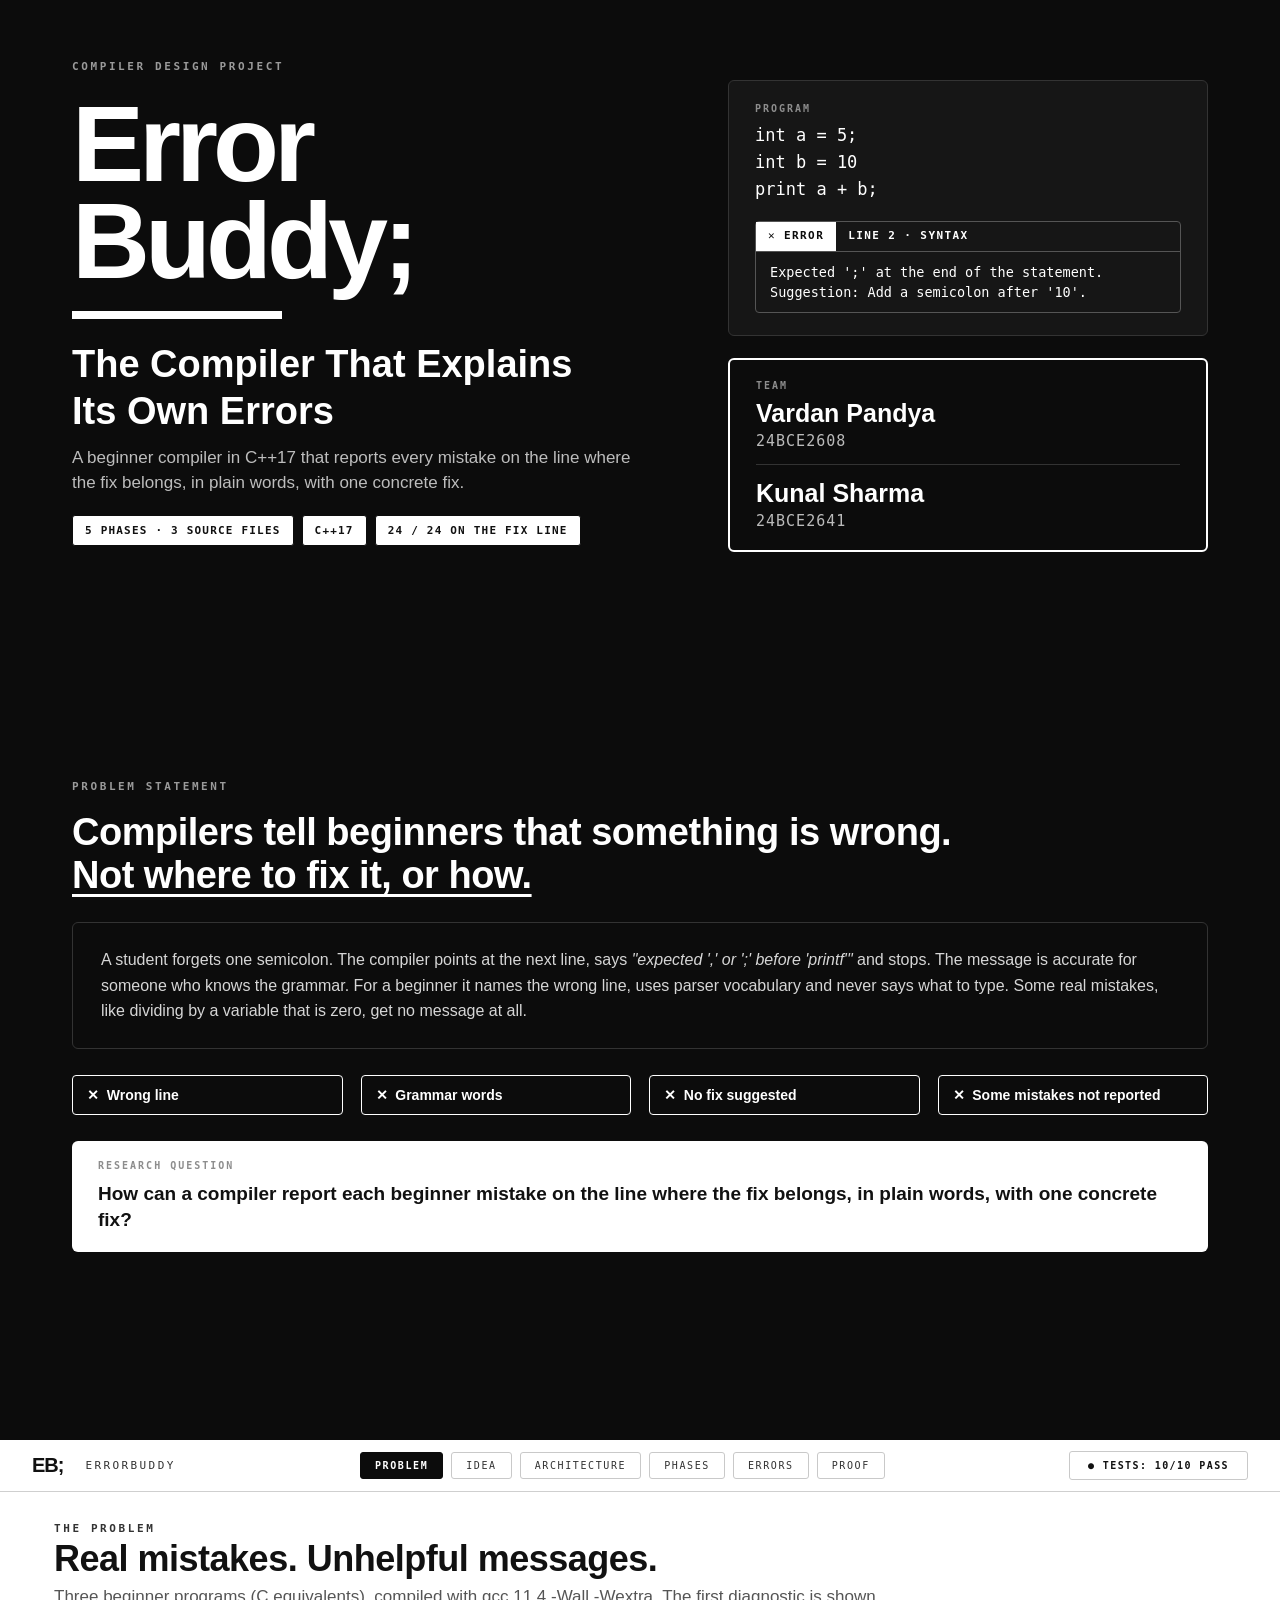
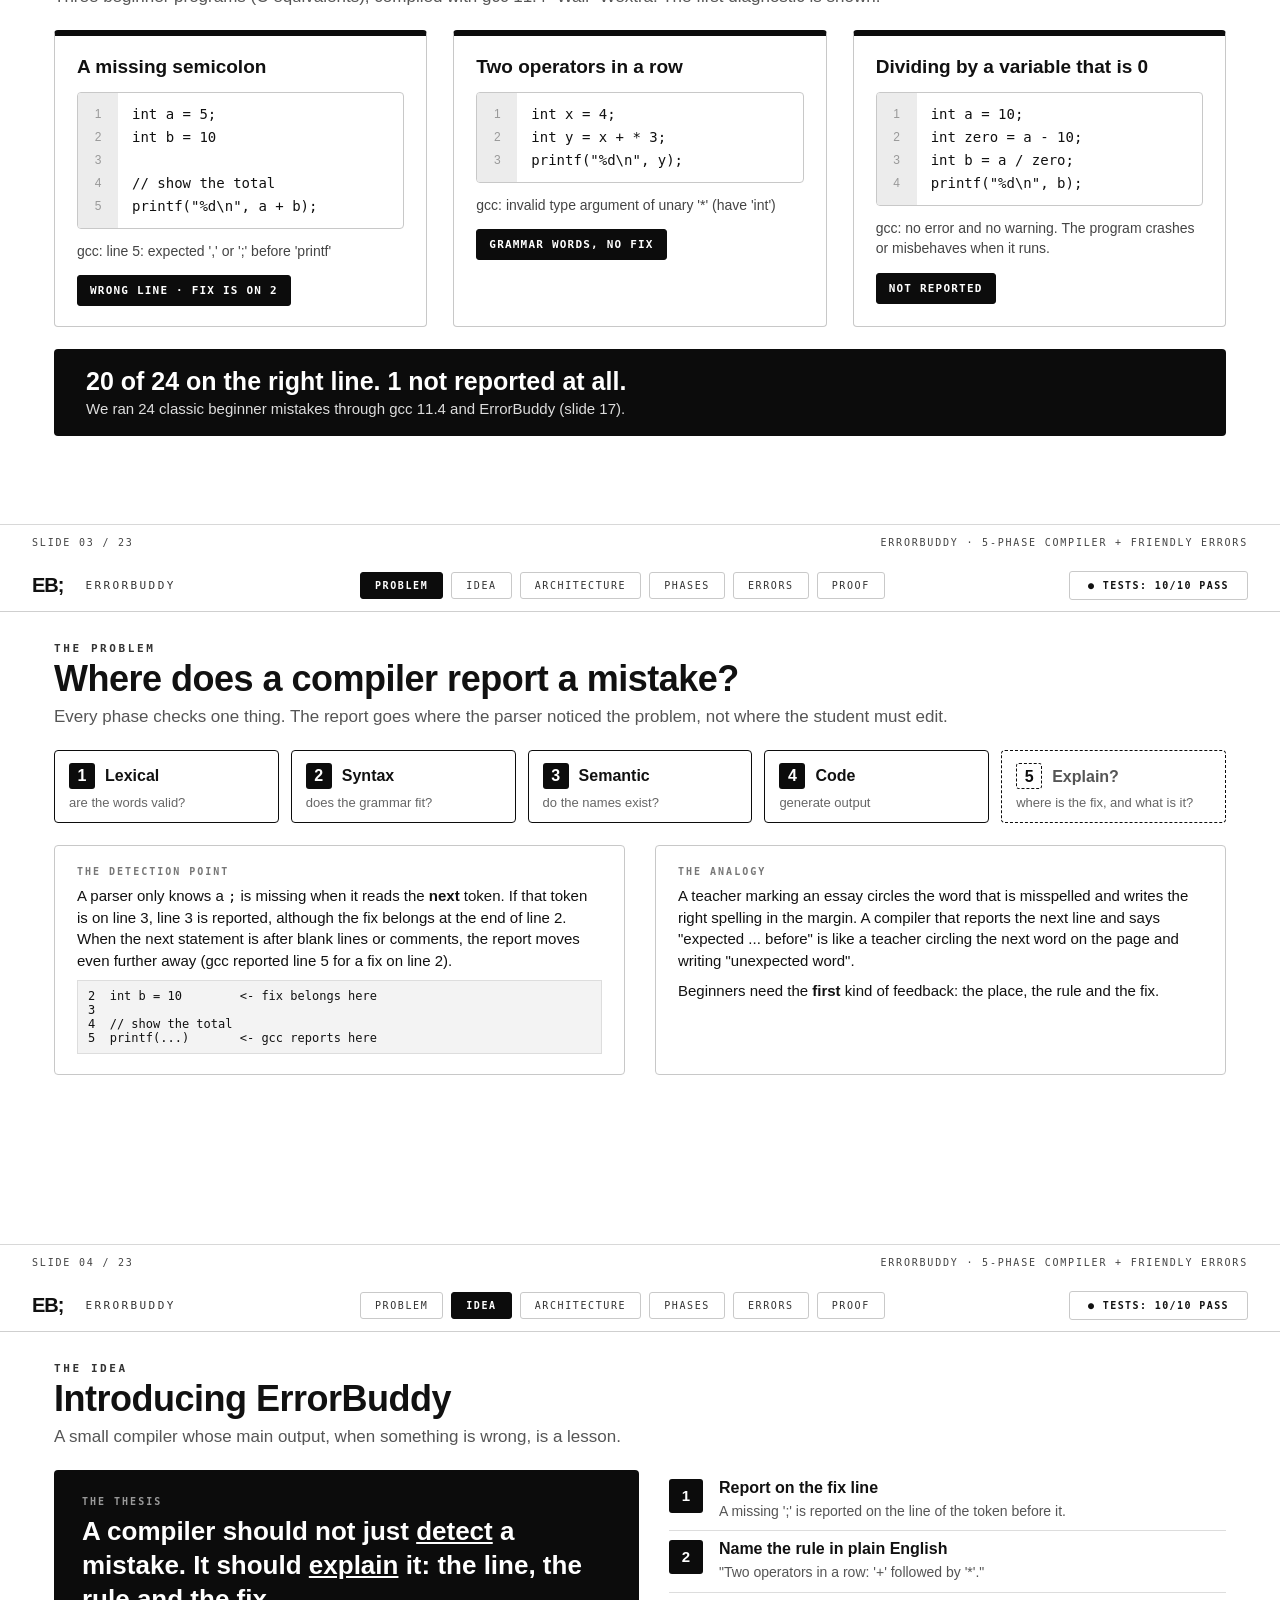
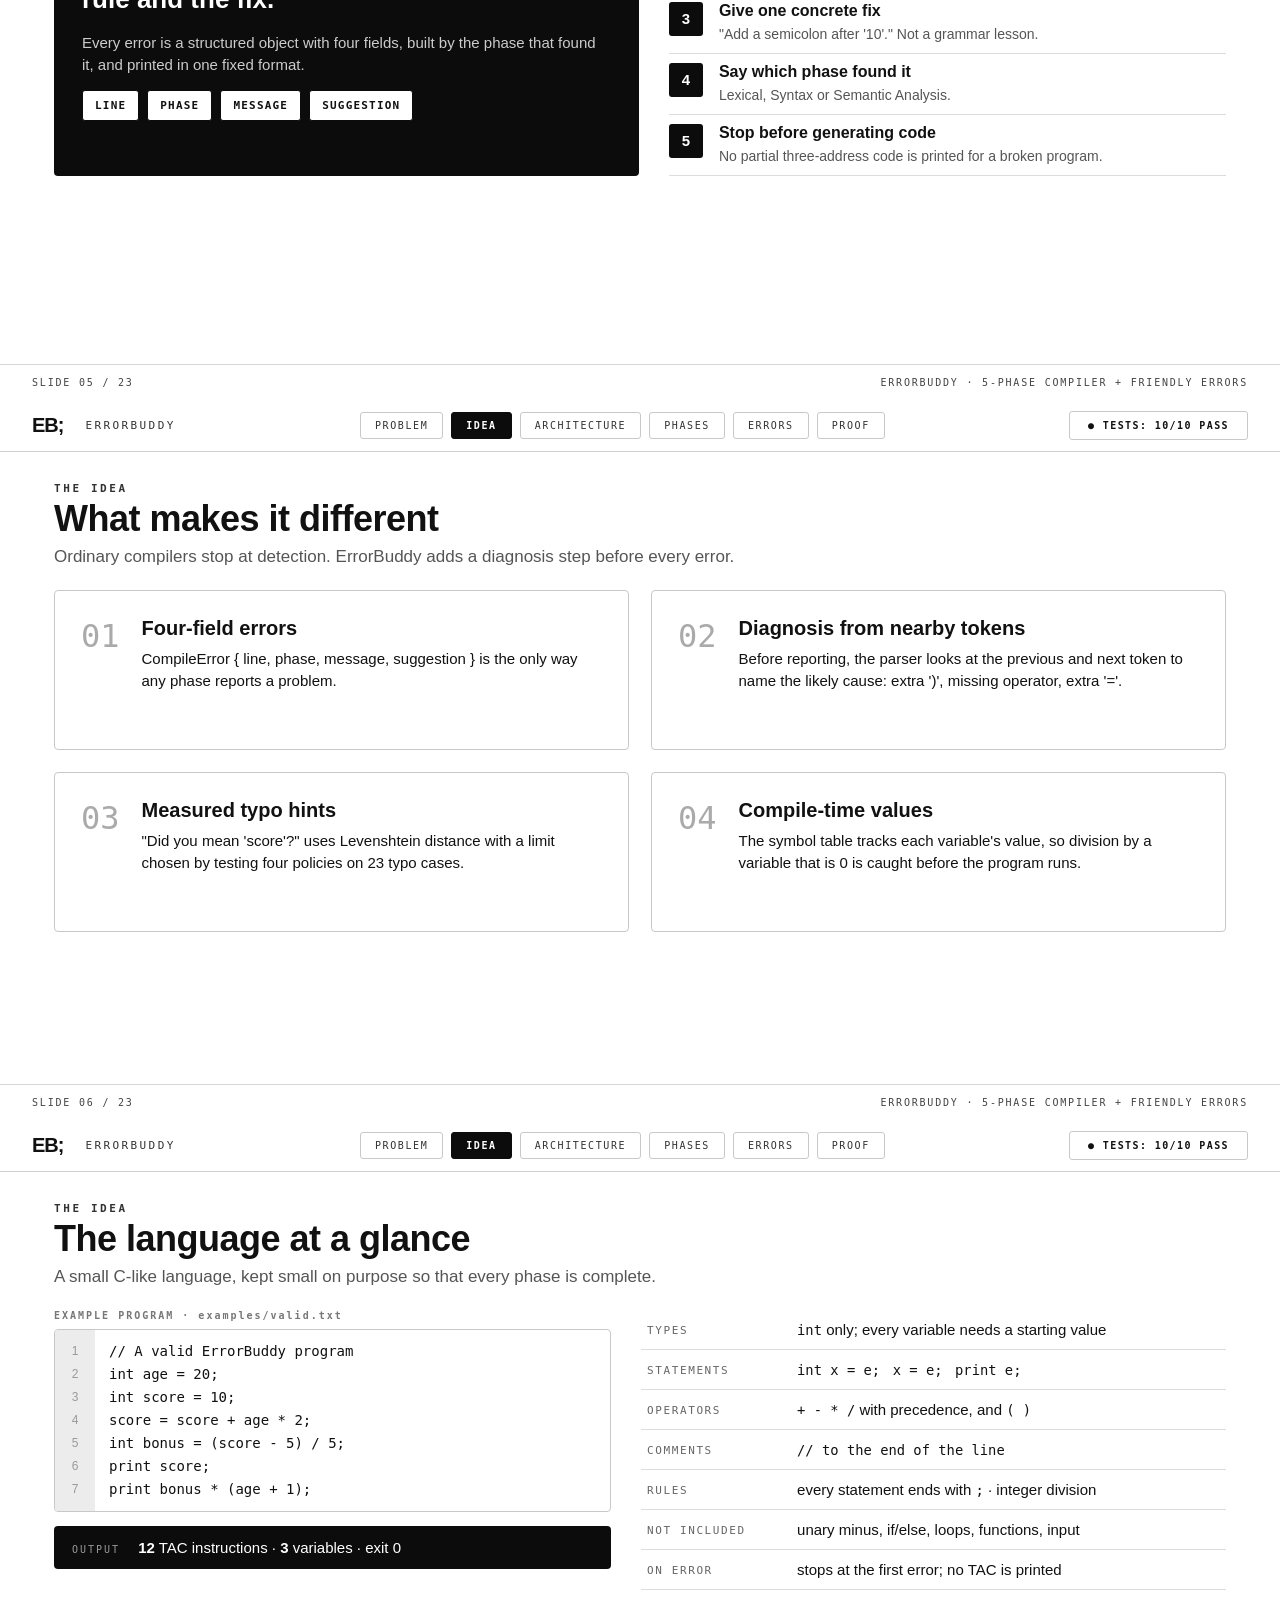
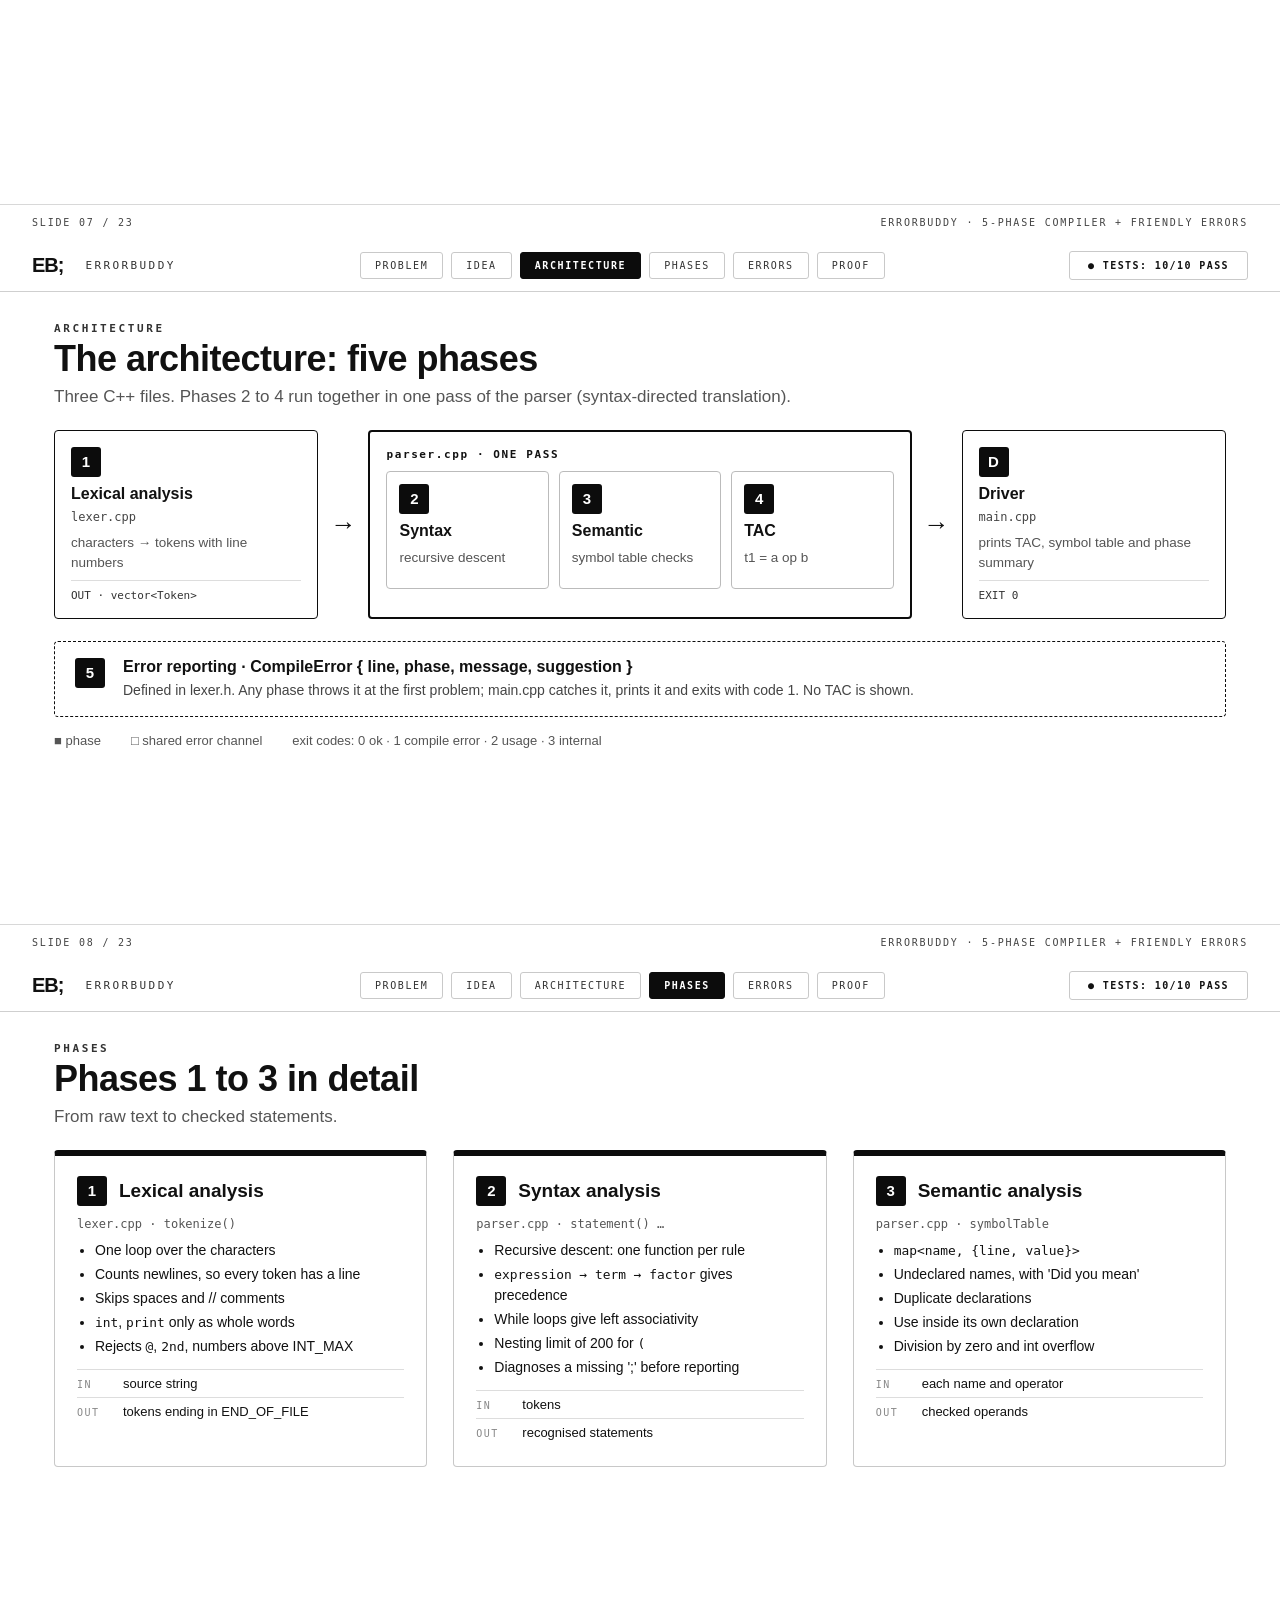
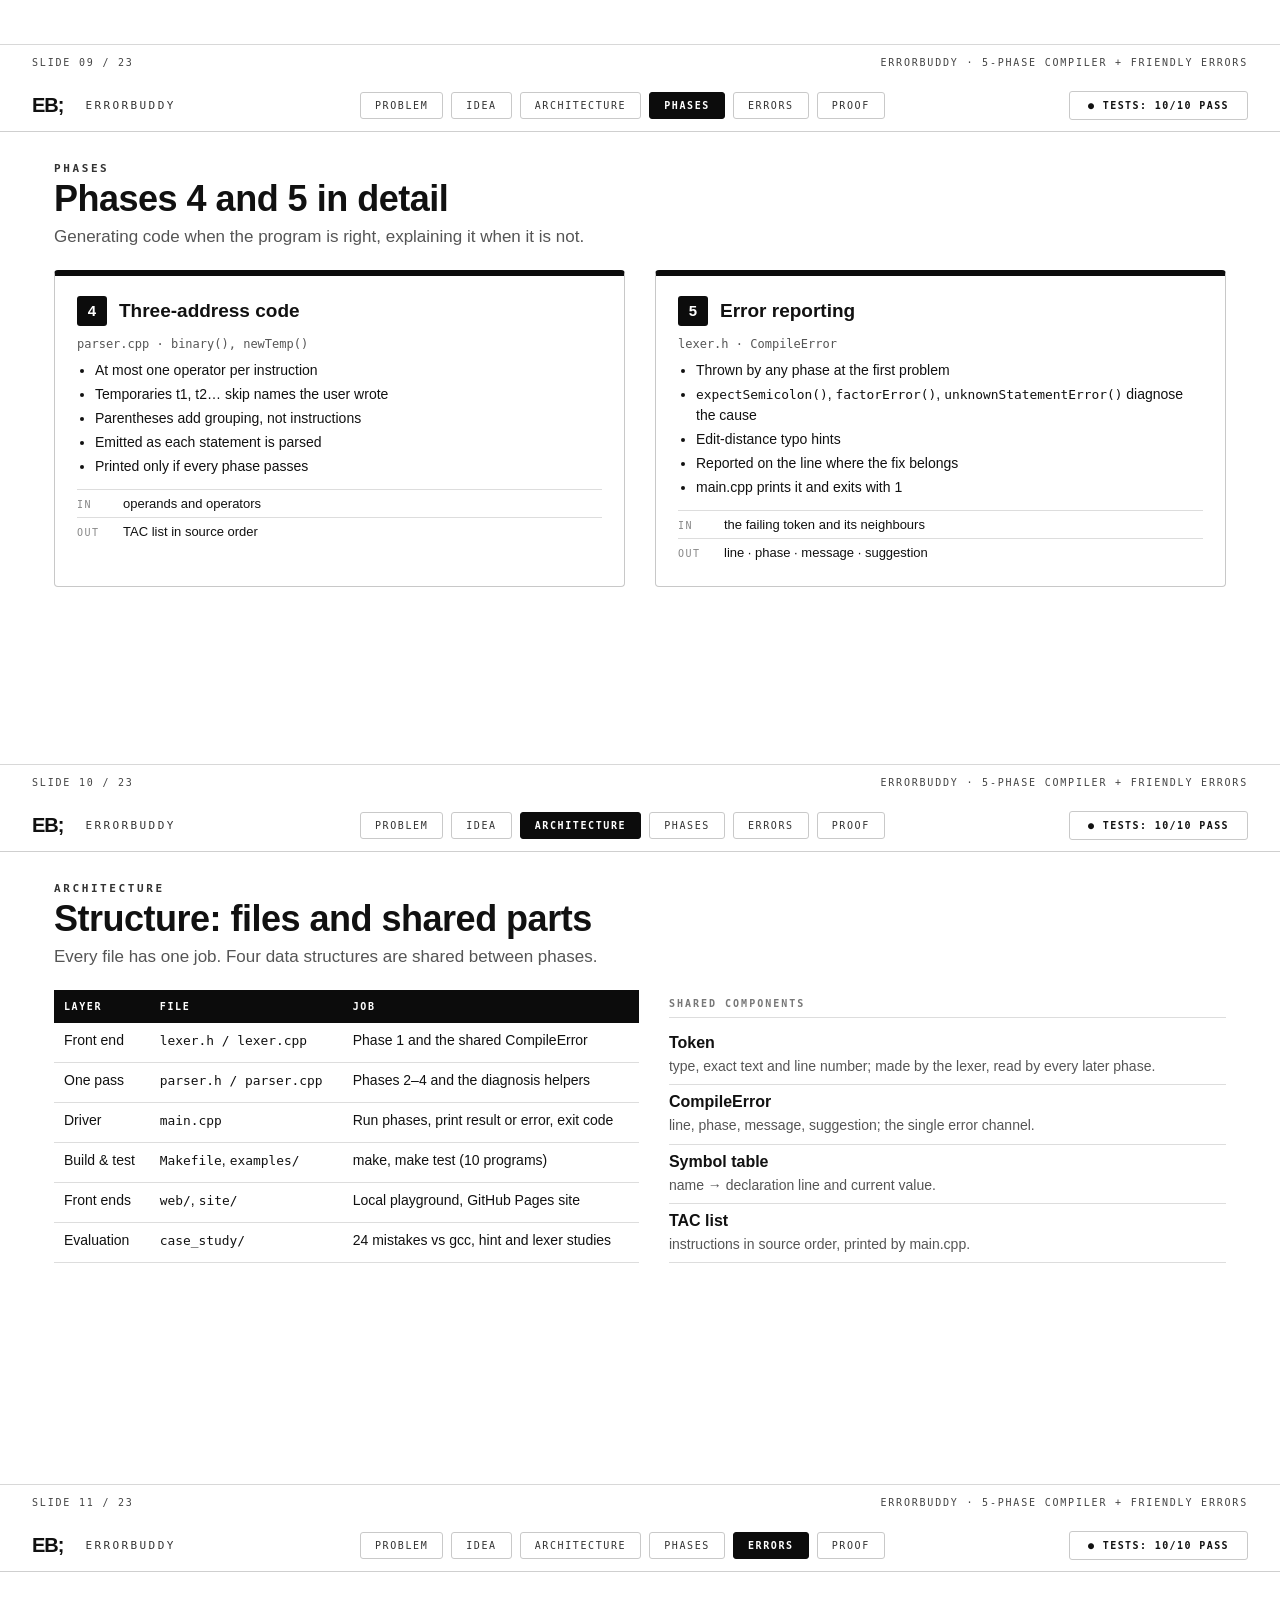
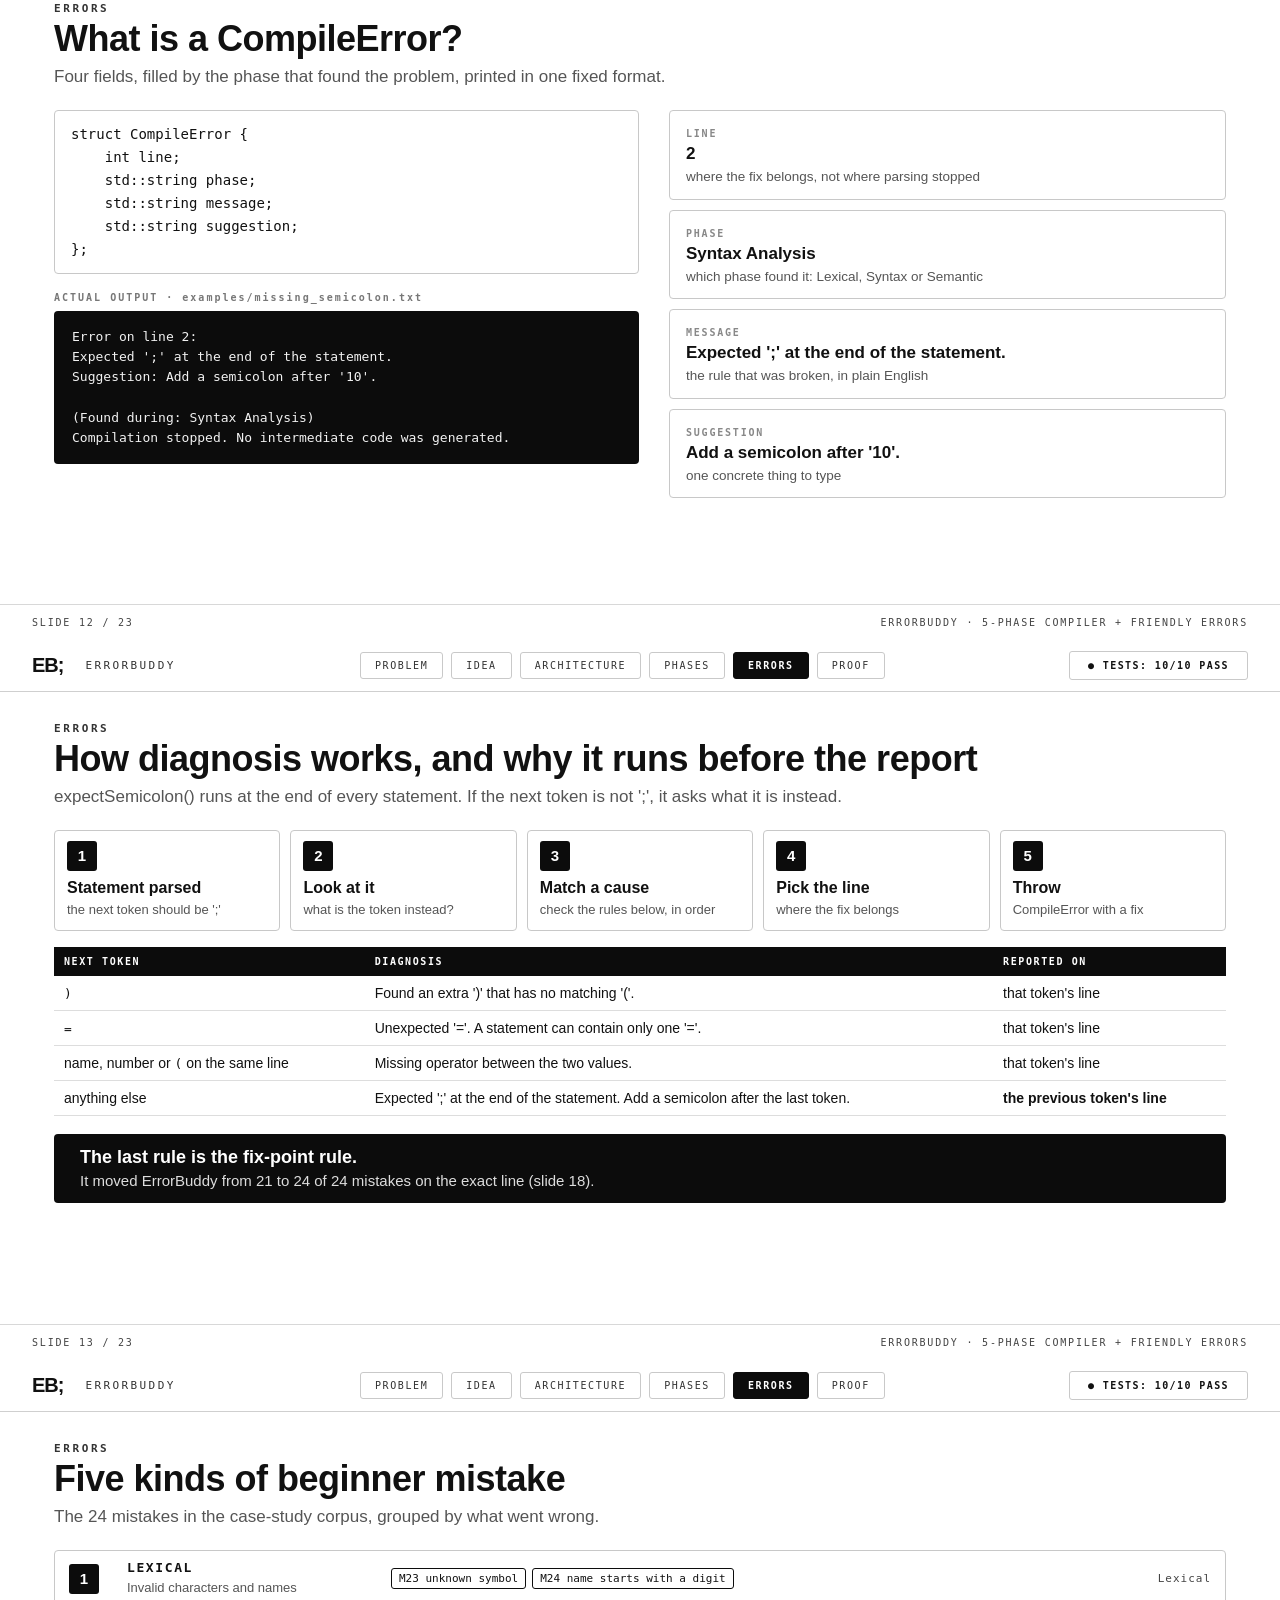
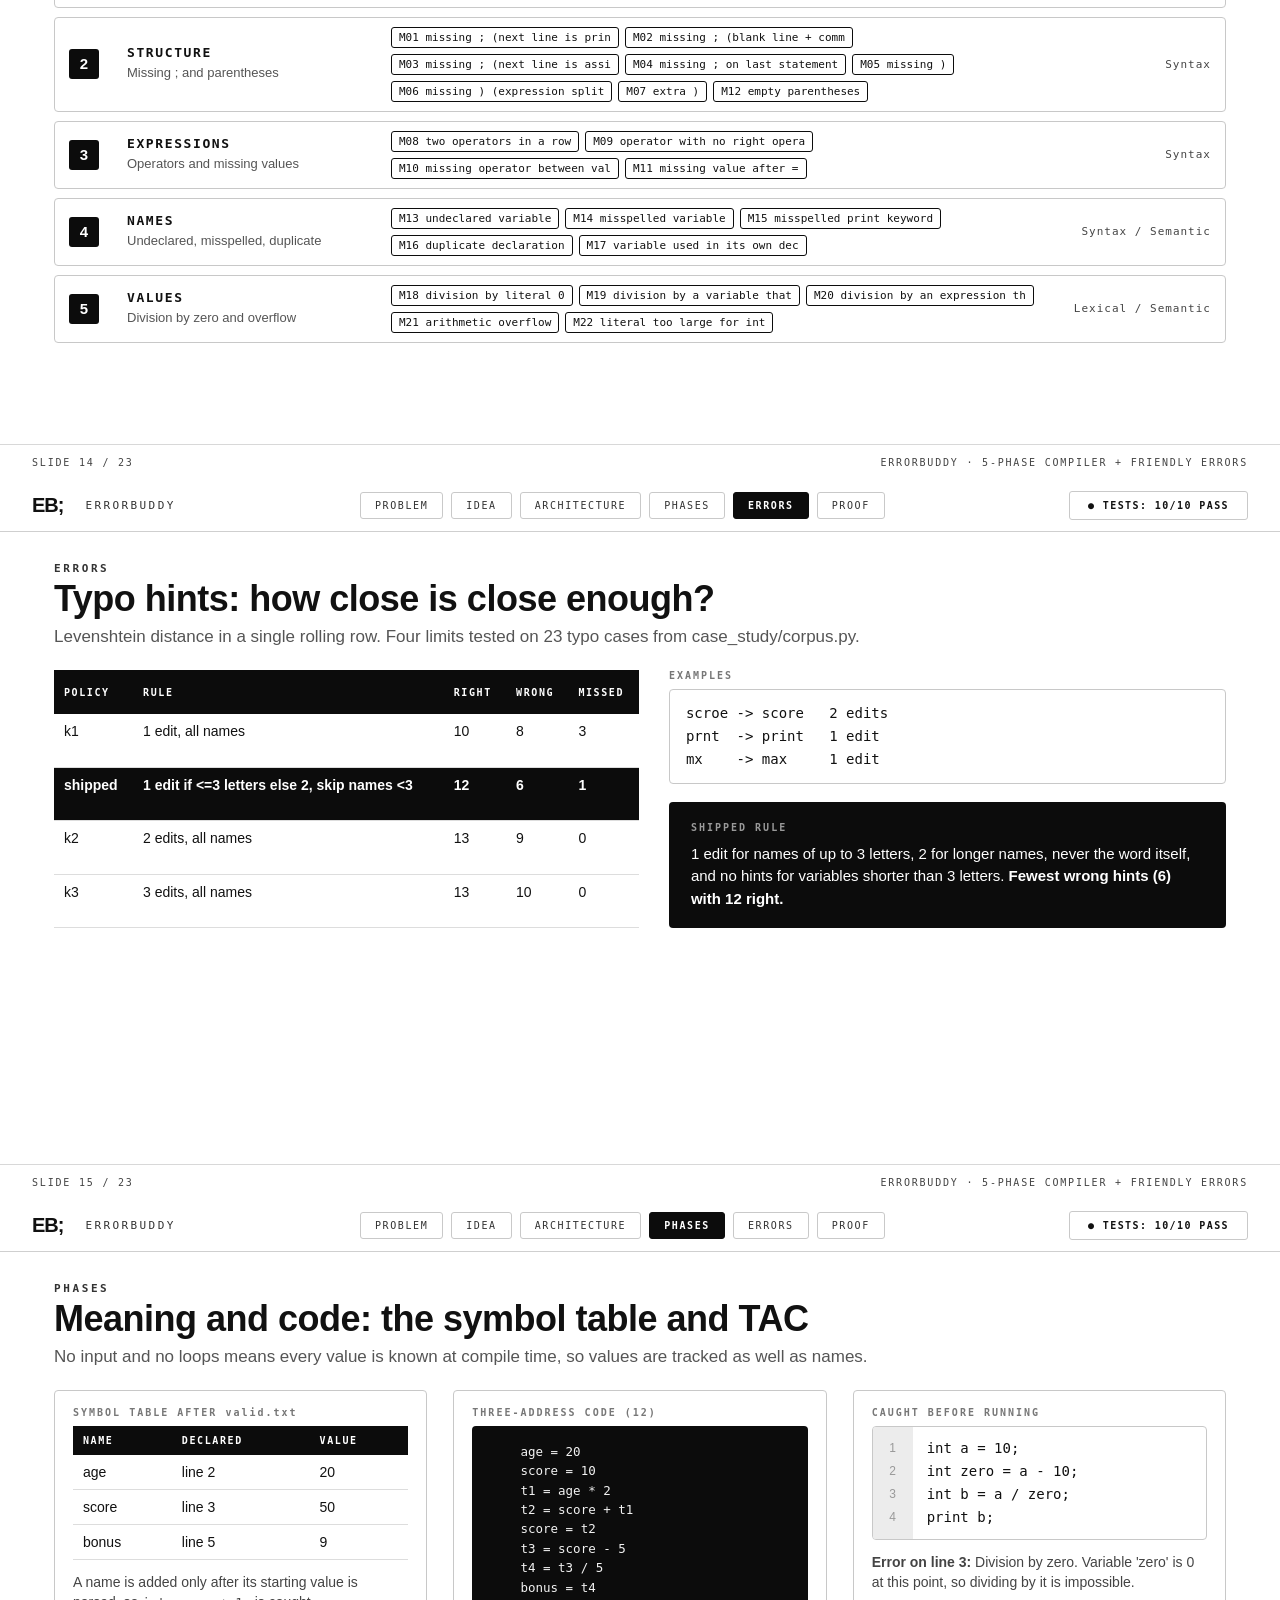
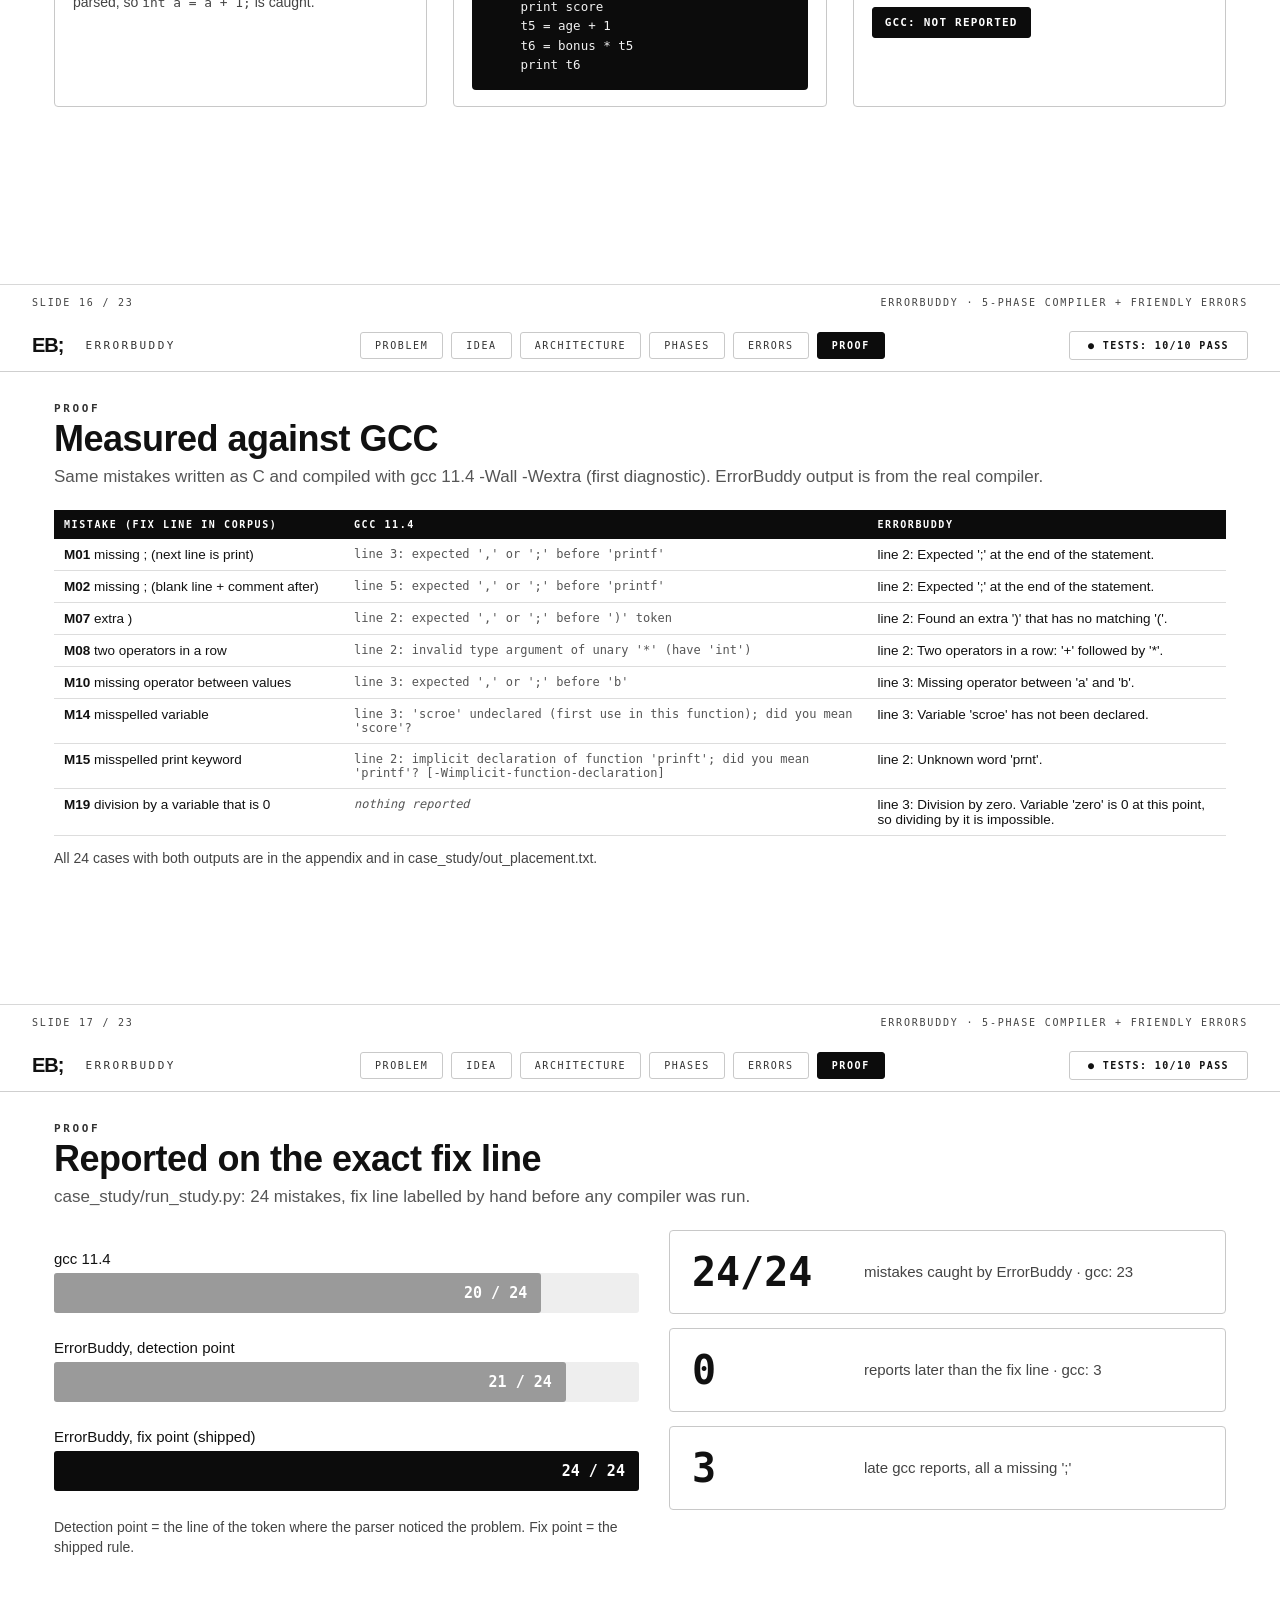
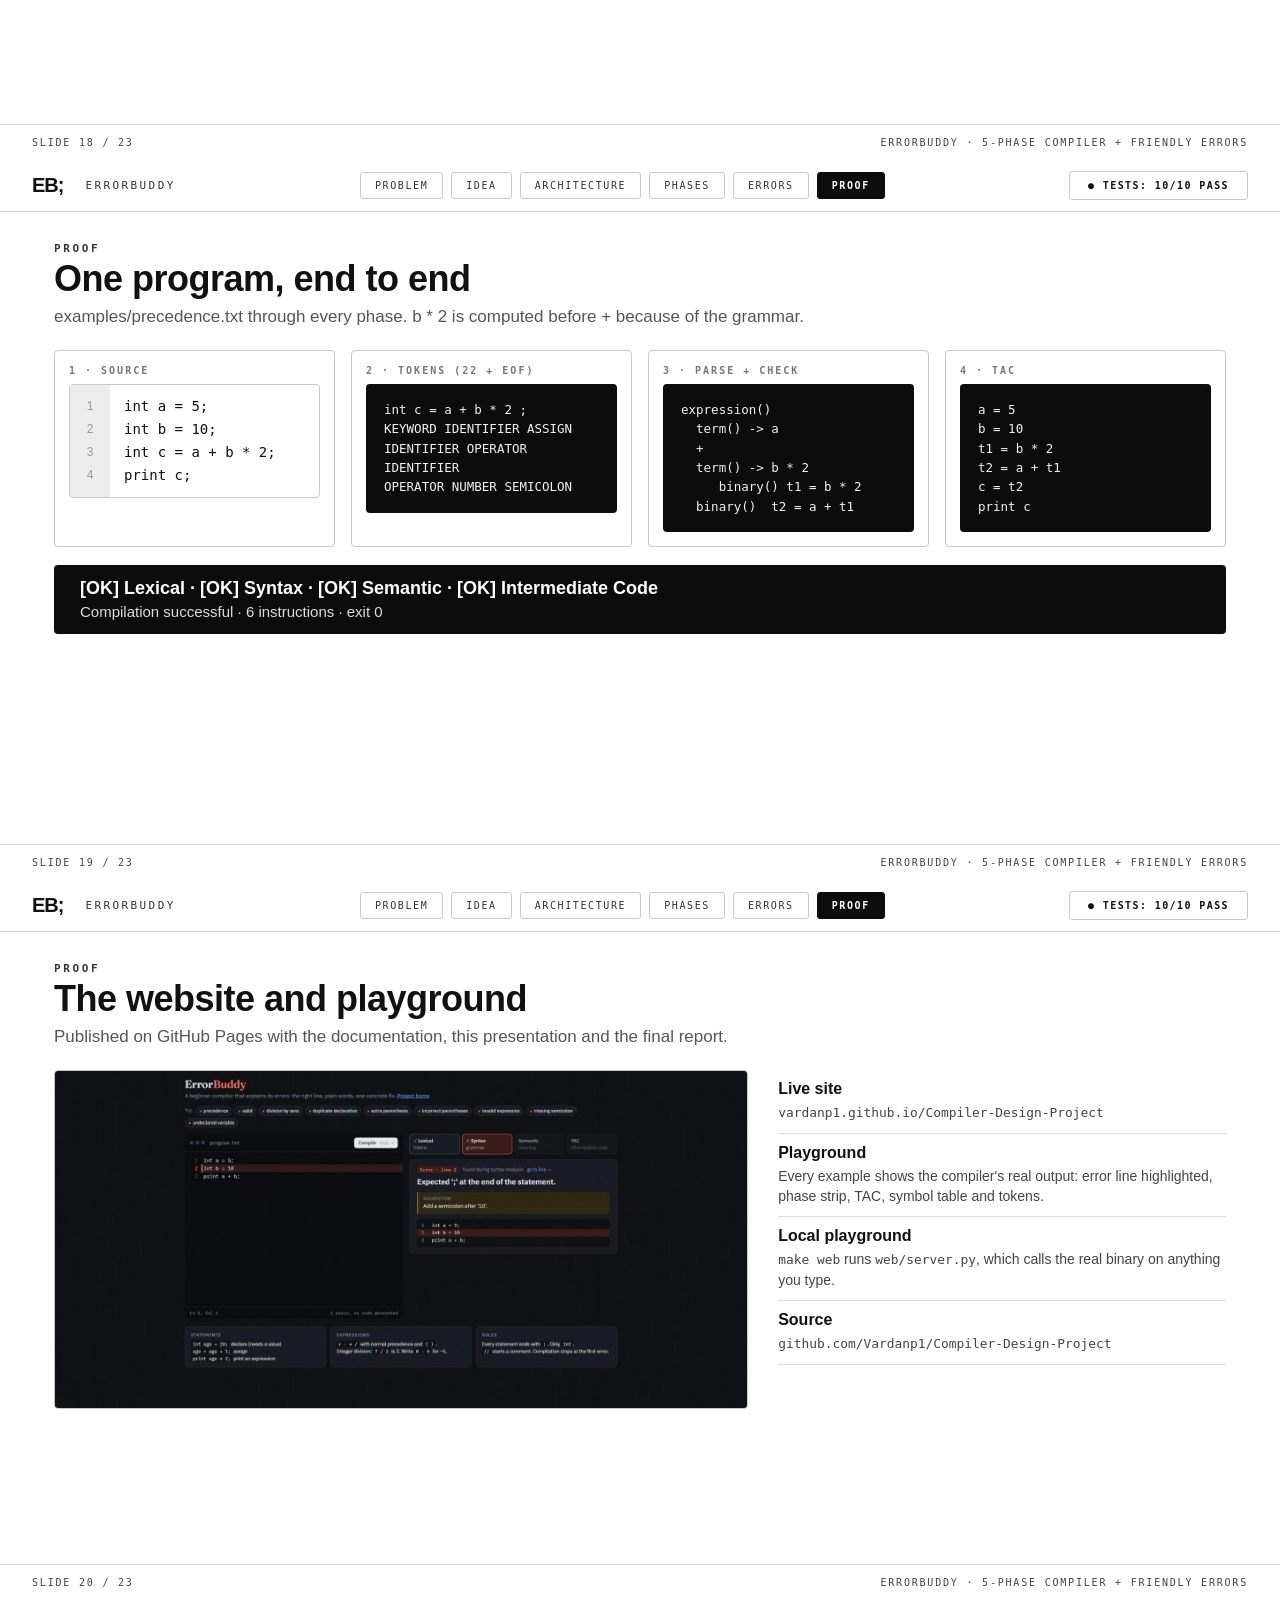
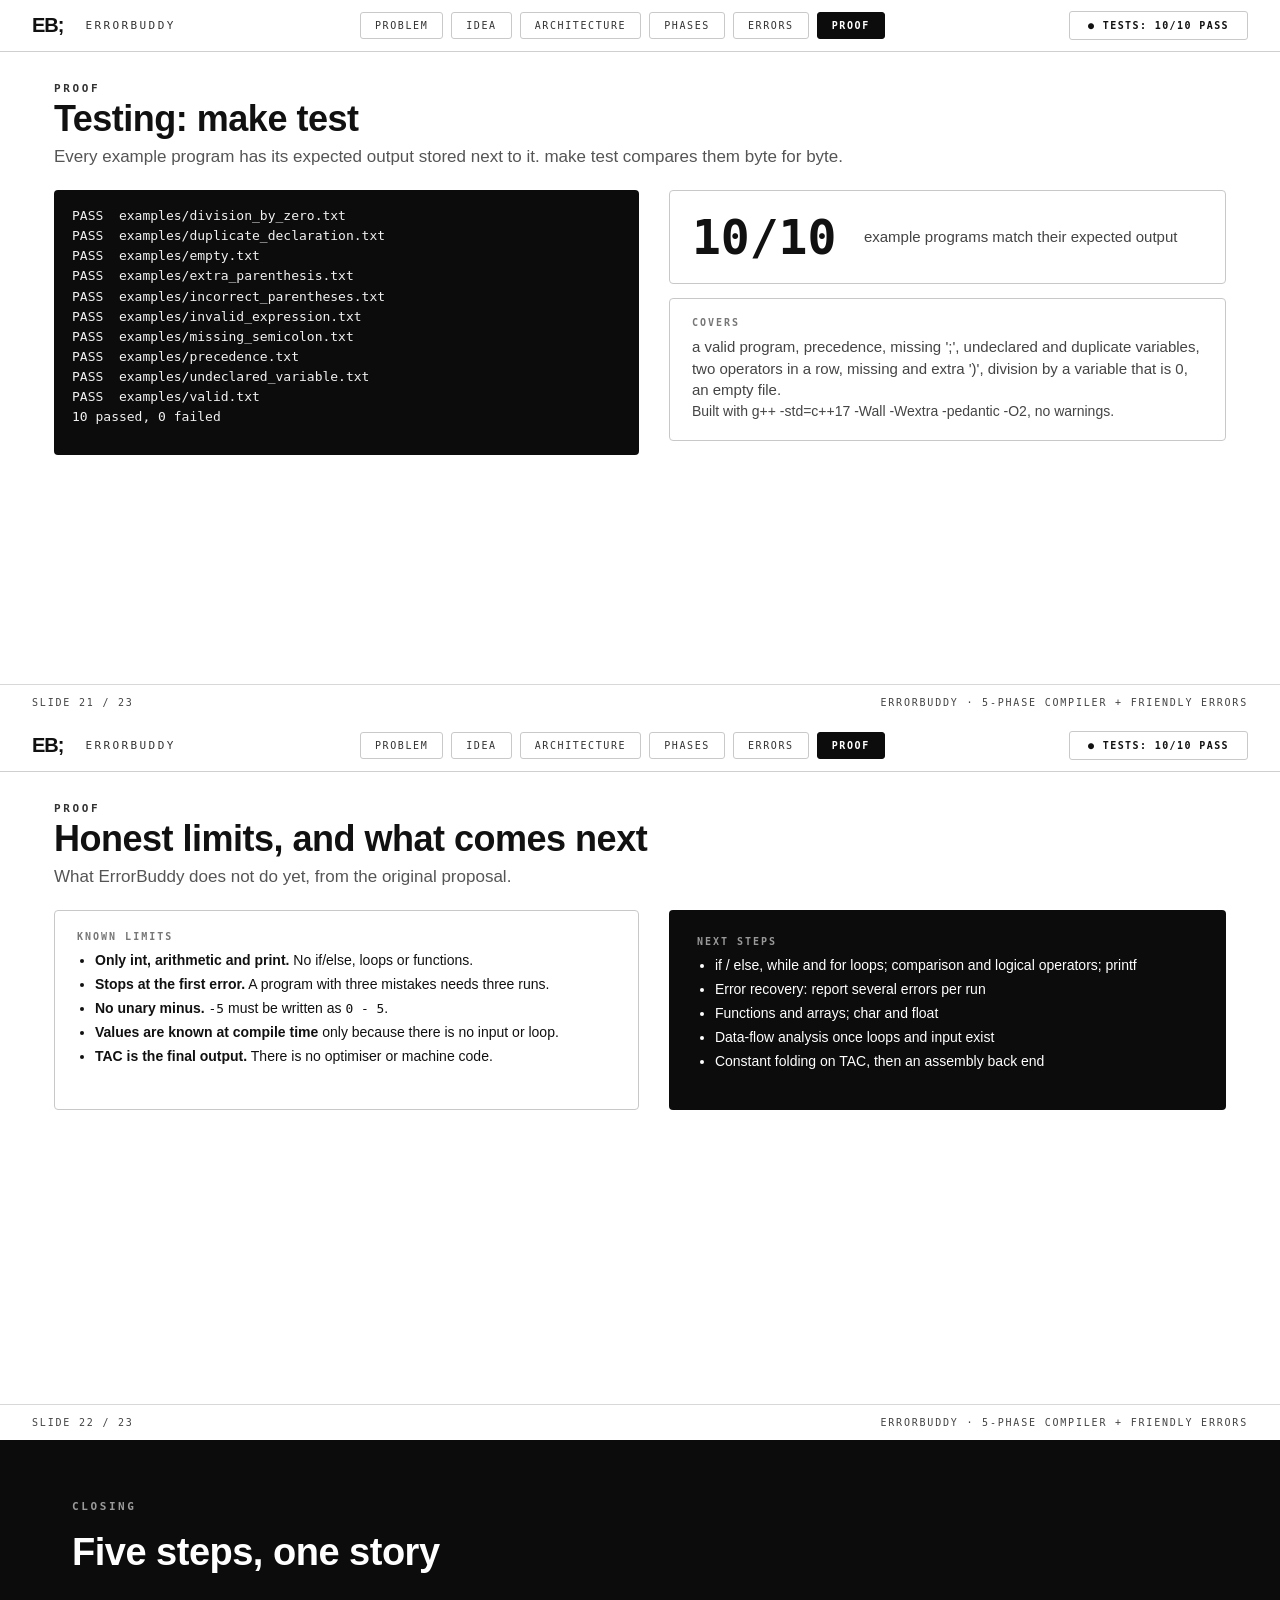
<file: review/review.html>
<!doctype html><html><head><meta charset="utf-8"><title>ErrorBuddy Review</title><style>@page { size: 1280px 720px; margin: 0; }
* { box-sizing: border-box; }
html, body { margin: 0; }
body { font-family: "Liberation Sans", "Helvetica Neue", Helvetica, Arial, sans-serif; color: #111; -webkit-print-color-adjust: exact; print-color-adjust: exact; }
code, pre, .tag, .eyebrow, .lbl, .nav, .ready, .foot, .brand span, .cat, .io, .iorow span, em { font-family: "DejaVu Sans Mono", "Liberation Mono", monospace; }
.slide { width: 1280px; height: 720px; position: relative; overflow: hidden; background: #fff; break-after: page; display: flex; flex-direction: column; }
.slide.dark { background: #0c0c0c; color: #fff; padding: 60px 72px; }
.body { flex: 1; padding: 30px 54px 0; position: relative; }
.dark .body { padding: 0; }

/* chrome */
.top { height: 52px; border-bottom: 1px solid #cfcfcf; display: flex; align-items: center; justify-content: space-between; padding: 0 32px; }
.brand { display: flex; align-items: center; gap: 22px; }
.brand b { font-size: 20px; letter-spacing: -1px; }
.brand span { font-size: 11px; letter-spacing: 2.4px; color: #333; }
.brand .sep { color: #aaa; letter-spacing: 0; }
.nav { display: flex; gap: 8px; }
.nav span { border: 1px solid #c9c9c9; border-radius: 3px; padding: 7px 14px; font-size: 10px; letter-spacing: 1.6px; color: #333; }
.nav span.on { background: #0c0c0c; border-color: #0c0c0c; color: #fff; font-weight: bold; }
.ready { border: 1px solid #c9c9c9; border-radius: 3px; padding: 8px 18px; font-size: 10px; letter-spacing: 1.4px; font-weight: bold; }
.foot { height: 36px; border-top: 1px solid #d8d8d8; display: flex; align-items: center; justify-content: space-between; padding: 0 32px; font-size: 10px; letter-spacing: 1.8px; color: #444; }

/* type */
.eyebrow { font-size: 11px; letter-spacing: 2.6px; font-weight: bold; color: #333; margin-bottom: 4px; }
.eyebrow.dim, .dark .eyebrow { color: #9a9a9a; }
h1 { font-size: 36px; margin: 0 0 6px; letter-spacing: -.5px; line-height: 1.12; }
h1.huge { font-size: 38px; margin: 18px 0 26px; }
h1 .ul { text-decoration: underline; text-underline-offset: 6px; }
h2.big { font-size: 38px; line-height: 1.22; margin: 22px 0 12px; }
h3 { font-size: 19px; margin: 0 0 14px; }
h4 { font-size: 16px; margin: 0 0 4px; }
p { margin: 0 0 8px; line-height: 1.45; font-size: 15px; }
.sub { font-size: 17px; color: #555; margin-bottom: 20px; }
.note { font-size: 14px; color: #444; margin-top: 12px; }
.lbl { font-size: 10px; letter-spacing: 2px; color: #777; margin-bottom: 8px; font-weight: bold; }
.dark .lbl { color: #8d8d8d; }
code { font-size: .92em; }
.tag { display: inline-block; background: #0c0c0c; color: #fff; font-size: 11px; font-weight: bold; letter-spacing: 1.2px; padding: 8px 12px; border-radius: 3px; border: 1px solid #0c0c0c; margin-right: 8px; }
.tag.light { background: #fff; color: #111; }

/* code boxes */
.code { display: flex; border: 1px solid #c8c8c8; border-radius: 4px; background: #fff; font-size: 14px; line-height: 23px; overflow: hidden; }
.code .gut { background: #ececec; color: #999; padding: 10px 0; min-width: 40px; text-align: center; }
.code .gut i { display: block; font-style: normal; font-size: 12px; }
.code pre { margin: 0; padding: 10px 14px; white-space: pre; font-size: 14px; line-height: 23px; }
pre.code { padding: 12px 16px; margin: 0; display: block; white-space: pre; }
.code.bare { border: 0; background: transparent; }
.code.bare .gut { background: transparent; color: #666; min-width: 28px; }
.dark pre.code.bare, .dark .code.bare pre { color: #fff; font-size: 17px; line-height: 27px; padding: 0; }
.code.light .gut { color: #aaa; }
pre.term { background: #0c0c0c; color: #f2f2f2; padding: 16px 18px; border-radius: 4px; font-size: 13px; line-height: 1.55; margin: 0; white-space: pre-wrap; }
pre.term.small { font-size: 12.5px; }
pre.mini { font-size: 12px; background: #f3f3f3; border: 1px solid #ddd; padding: 8px 10px; margin: 8px 0 0; }

/* title slide */
.title-grid { display: grid; grid-template-columns: 1.25fr 1fr; gap: 56px; height: 100%; }
.mark { font-size: 108px; font-weight: bold; line-height: .9; letter-spacing: -5px; margin-top: 22px; }
.mark span { letter-spacing: 0; }
.bar { width: 210px; height: 8px; background: #fff; margin-top: 22px; }
.dimtext { color: #bdbdbd; font-size: 17px; }
.chips { margin-top: 20px; }
.panel-dark { background: #161616; border: 1px solid #333; border-radius: 6px; padding: 22px 26px; margin-top: 20px; }
.alert { border: 1px solid #555; border-radius: 4px; margin-top: 18px; font-family: "DejaVu Sans Mono", monospace; font-size: 13.5px; line-height: 1.5; }
.alert-h { display: flex; border-bottom: 1px solid #555; font-size: 11px; letter-spacing: 1.4px; }
.alert-h b { background: #fff; color: #0c0c0c; padding: 6px 12px; }
.alert-h span { padding: 6px 12px; font-weight: bold; }
.alert > div:last-child { padding: 10px 14px; }
.team { border: 2px solid #fff; border-radius: 6px; padding: 20px 26px; margin-top: 22px; }
.team hr { border: 0; border-top: 1px solid #333; margin: 14px 0; }
.who { font-size: 25px; font-weight: bold; }
.reg { font-family: "DejaVu Sans Mono", monospace; color: #bbb; font-size: 15px; margin-top: 4px; letter-spacing: 1px; }

/* problem statement */
.dark .quote { border: 1px solid #333; border-radius: 6px; padding: 24px 28px; font-size: 16px; line-height: 1.6; color: #d6d6d6; }
.checks { display: flex; gap: 18px; margin: 26px 0; }
.checks div { flex: 1; border: 1px solid #fff; border-radius: 4px; padding: 11px 14px; font-size: 14px; font-weight: bold; }
.rq { background: #fff; color: #111; border-radius: 6px; padding: 18px 26px; font-size: 19px; font-weight: bold; line-height: 1.4; }
.rq.c { text-align: center; font-weight: normal; margin: 30px 0 0; }

/* cards */
.cards3 { display: grid; grid-template-columns: repeat(3, 1fr); gap: 26px; }
.card { border: 1px solid #c8c8c8; border-radius: 4px; padding: 20px 22px; background: #fff; }
.card.topline { border-top: 6px solid #0c0c0c; }
.card .tag { margin-top: 6px; }
.banner { background: #0c0c0c; color: #fff; border-radius: 4px; padding: 18px 32px; margin-top: 22px; }
.banner b { display: block; font-size: 25px; margin-bottom: 4px; }
.banner span { font-size: 15px; color: #ddd; }
.banner.sm { padding: 13px 26px; margin-top: 18px; }
.banner.sm b { font-size: 18px; }
.cols2 { display: grid; grid-template-columns: 1fr 1fr; gap: 30px; }
.cols2.w { grid-template-columns: 1.05fr 1fr; }
.steps { display: flex; gap: 12px; margin: 8px 0 22px; }
.steps div { flex: 1; border: 1px solid #0c0c0c; border-radius: 4px; padding: 12px 14px; font-weight: bold; font-size: 16px; }
.steps b { display: inline-block; width: 26px; height: 26px; background: #0c0c0c; color: #fff; text-align: center; line-height: 26px; border-radius: 3px; margin-right: 10px; }
.steps small { display: block; font-weight: normal; color: #666; font-size: 13px; margin-top: 6px; }
.steps .q { border-style: dashed; color: #555; }
.steps .q b { background: #fff; color: #0c0c0c; border: 1px dashed #0c0c0c; }
.blackbox { background: #0c0c0c; color: #fff; border-radius: 4px; padding: 26px 28px; }
.blackbox .lbl { color: #999; }
.blackbox.sm { padding: 18px 22px; margin-top: 18px; font-size: 15px; line-height: 1.5; }
.thesis { font-size: 26px; font-weight: bold; line-height: 1.3; margin-bottom: 16px; }
.blackbox p { color: #ccc; }
.blackbox .chips { margin-top: 14px; }
.numbered > div { display: flex; gap: 16px; border-bottom: 1px solid #ddd; padding: 9px 0; }
.numbered b { width: 34px; height: 34px; flex: none; background: #0c0c0c; color: #fff; text-align: center; line-height: 34px; border-radius: 3px; font-size: 15px; }
.numbered p { font-size: 14px; color: #555; margin: 0; }
.grid2x2 { display: grid; grid-template-columns: 1fr 1fr; gap: 22px; margin-top: 10px; }
.tile { display: flex; gap: 22px; border: 1px solid #c8c8c8; border-radius: 4px; padding: 26px 26px; min-height: 160px; }
.tile span { font-family: "DejaVu Sans Mono", monospace; font-size: 32px; color: #aaa; }
.tile h4 { font-size: 20px; margin-bottom: 8px; }
.lang { grid-template-columns: 1fr 1.05fr; }
.blackstrip { background: #0c0c0c; color: #fff; margin-top: 14px; padding: 13px 18px; border-radius: 4px; font-size: 15px; }
.blackstrip span { font-family: "DejaVu Sans Mono", monospace; font-size: 10px; letter-spacing: 2px; color: #999; margin-right: 18px; }
table { border-collapse: collapse; width: 100%; }
.kv td { border-bottom: 1px solid #ddd; padding: 11px 6px; font-size: 15px; vertical-align: top; }
.kv td:first-child { font-family: "DejaVu Sans Mono", monospace; font-size: 11px; letter-spacing: 1.6px; color: #666; width: 150px; padding-top: 14px; }

/* architecture */
.arch { display: flex; align-items: stretch; gap: 12px; margin-top: 6px; }
.arch .ph { border: 1.5px solid #0c0c0c; border-radius: 4px; padding: 16px; flex: 1; }
.arch .ph > b, .row3 b, .errbar > b, .pn b, .kind > b, .flow b, .five b { display: inline-block; width: 30px; height: 30px; background: #0c0c0c; color: #fff; text-align: center; line-height: 30px; border-radius: 3px; margin-bottom: 8px; font-size: 15px; }
.arch .ph code { font-size: 12px; color: #444; }
.arch .ph p { font-size: 13.5px; color: #555; margin-top: 8px; }
.arch .group { flex: 2.2; border-width: 2.5px; }
.glbl { font-family: "DejaVu Sans Mono", monospace; font-size: 11px; letter-spacing: 1.6px; font-weight: bold; margin-bottom: 10px; }
.row3 { display: grid; grid-template-columns: repeat(3, 1fr); gap: 10px; }
.row3 > div { border: 1px solid #bbb; border-radius: 4px; padding: 12px; }
.row3 p { font-size: 13px; color: #555; }
.arrow { align-self: center; font-size: 26px; }
.io { font-size: 11px; color: #333; border-top: 1px solid #ddd; padding-top: 8px; margin-top: 8px; }
.errbar { display: flex; gap: 18px; border: 1.5px dashed #0c0c0c; border-radius: 4px; padding: 16px 20px; margin-top: 22px; }
.errbar p { font-size: 14px; color: #444; margin: 0; }
.legend { display: flex; gap: 30px; margin-top: 16px; font-size: 13px; color: #555; }
.pc ul, .x { padding-left: 18px; margin: 8px 0 12px; }
.pc li, .x li { font-size: 14px; line-height: 1.5; margin-bottom: 3px; }
.pn { display: flex; gap: 12px; align-items: center; }
.pn h3 { margin: 0 0 8px; }
.file { font-size: 12px; color: #555; }
.iorow { border-top: 1px solid #ddd; padding: 6px 0; font-size: 13px; }
.iorow span { display: inline-block; width: 46px; font-size: 10px; letter-spacing: 1.5px; color: #888; }
.layers th, .rules th, .vs th { text-align: left; font-family: "DejaVu Sans Mono", monospace; font-size: 10px; letter-spacing: 1.6px; color: #fff; background: #0c0c0c; padding: 9px 10px; }
.layers td, .rules td, .vs td { border-bottom: 1px solid #ddd; padding: 9px 10px; font-size: 14px; vertical-align: top; }
.shared > div { border-bottom: 1px solid #ddd; padding: 8px 0; }
.shared p { font-size: 14px; color: #555; margin: 0; }
.fields > div { border: 1px solid #c8c8c8; border-radius: 4px; padding: 12px 16px; margin-bottom: 10px; }
.fields span { font-family: "DejaVu Sans Mono", monospace; font-size: 10px; letter-spacing: 1.8px; color: #888; font-weight: bold; }
.fields b { display: block; font-size: 17px; margin: 3px 0; }
.fields p { font-size: 13.5px; color: #555; margin: 0; }
.flow { display: flex; gap: 10px; margin-bottom: 16px; }
.flow > div { flex: 1; border: 1px solid #c8c8c8; border-radius: 4px; padding: 10px 12px; }
.flow p { font-size: 13px; color: #555; margin: 0; }
.rules tr.hl td { background: #0c0c0c; color: #fff; font-weight: bold; }
.kinds .kind { display: grid; grid-template-columns: 44px 250px 1fr 150px; gap: 14px; align-items: center; border: 1px solid #c8c8c8; border-radius: 4px; padding: 9px 14px; margin-bottom: 9px; }
.kind > b { margin: 0; }
.kh h4 { font-family: "DejaVu Sans Mono", monospace; font-size: 13px; letter-spacing: 1.6px; }
.kh p { font-size: 13px; color: #555; margin: 0; }
.ids { display: flex; flex-wrap: wrap; gap: 6px; }
.ids span { font-family: "DejaVu Sans Mono", monospace; font-size: 11px; border: 1px solid #0c0c0c; border-radius: 3px; padding: 3px 7px; }
.kind em { font-style: normal; font-size: 11px; letter-spacing: 1px; color: #444; text-align: right; }
.cards3.t .card { padding: 16px 18px; }
.vs td:first-child { width: 290px; }
.vs td { font-size: 13.5px; padding: 8px 10px; }
.vs td:nth-child(2) { color: #555; font-family: "DejaVu Sans Mono", monospace; font-size: 12px; }
.bars { padding-top: 20px; }
.brow { margin-bottom: 26px; }
.brow span { font-size: 15px; display: block; margin-bottom: 6px; }
.track { background: #eee; border-radius: 3px; height: 40px; }
.fill { background: #9a9a9a; height: 40px; border-radius: 3px; color: #fff; font-weight: bold; font-family: "DejaVu Sans Mono", monospace; font-size: 15px; line-height: 40px; text-align: right; padding-right: 14px; }
.fill.on { background: #0c0c0c; }
.stats > div { border: 1px solid #c8c8c8; border-radius: 4px; padding: 18px 22px; margin-bottom: 14px; display: flex; gap: 22px; align-items: center; }
.stats b { font-family: "DejaVu Sans Mono", monospace; font-size: 40px; min-width: 150px; }
.stats p { margin: 0; color: #444; }
.stats.one > div:first-child b { font-size: 48px; }
.stats .card { display: block; }
.pipe4 { display: grid; grid-template-columns: repeat(4, 1fr); gap: 16px; }
.pipe4 .card { padding: 14px; }
.shot img { width: 100%; border: 1px solid #c8c8c8; border-radius: 4px; }
.shot { grid-template-columns: 1.55fr 1fr; }
.side > div { border-bottom: 1px solid #ddd; padding: 10px 0; }
.side p { font-size: 14px; color: #444; margin: 0; }
.dark .five { display: flex; gap: 14px; }
.five > div { flex: 1; border: 1px solid #444; border-radius: 4px; padding: 16px; }
.five b { background: #fff; color: #0c0c0c; }
.five p { font-size: 13.5px; color: #bbb; margin: 0; }
.closing { display: flex; justify-content: space-between; align-items: flex-end; margin-top: 34px; }
.team.row { display: flex; gap: 0; padding: 0; margin: 0; }
.team.row > div { padding: 18px 28px; border-right: 1px solid #333; }
.team.row > div:last-child { border: 0; }
.thanks { font-size: 44px; font-weight: bold; text-align: right; }
.thanks small { display: block; font-size: 13px; font-weight: normal; color: #aaa; font-family: "DejaVu Sans Mono", monospace; margin-top: 6px; }

/* appendix */
.top.app { height: 76px; padding: 0 56px; }
.top.app .brand span { color: #555; }
.body.two { display: grid; grid-template-columns: 1fr 1fr; gap: 54px; padding: 26px 56px 0; }
.cat { font-size: 11px; letter-spacing: 1px; color: #555; margin-bottom: 4px; }
.case h3 { font-size: 22px; margin: 0 0 10px; }
.tags .tag { font-size: 10px; padding: 5px 9px; margin-right: 6px; }
.prog { background: #f6f6f6; border: 1px solid #ccc; padding: 10px 12px; margin-top: 14px; height: 218px; overflow: hidden; }
.prog .code { background: transparent; }
.prog .code pre, .prog .code .gut i { font-size: 14px; line-height: 22px; }
.prog .code .gut { padding: 0; }
.prog .code pre { padding: 0 8px; }
.out { background: #121212; color: #fff; padding: 12px 14px; margin-top: 14px; height: 200px; overflow: hidden; font-family: "DejaVu Sans Mono", monospace; font-size: 13px; line-height: 1.5; }
.out .lbl { color: #888; }
.out p { font-size: 13px; color: #bbb; margin: 6px 0 0; }
.out p.g { color: #8a8a8a; }
pre.tacmini { margin: 6px 0 0; color: #ccc; font-size: 12px; line-height: 1.35; column-count: 2; }
</style></head><body><section class="slide dark"><div class="body">
<div class="title-grid">
  <div>
    <div class="eyebrow dim">COMPILER DESIGN PROJECT</div>
    <div class="mark">Error<br>Buddy<span>;</span></div>
    <div class="bar"></div>
    <h2 class="big">The Compiler That Explains<br>Its Own Errors</h2>
    <p class="dimtext">A beginner compiler in C++17 that reports every mistake on the line where<br>the fix belongs, in plain words, with one concrete fix.</p>
    <div class="chips"><span class="tag light">5 PHASES · 3 SOURCE FILES</span><span class="tag light">C++17</span><span class="tag light">24 / 24 ON THE FIX LINE</span></div>
  </div>
  <div>
    <div class="panel-dark"><div class="lbl">PROGRAM</div>
<pre class="code bare">int a = 5;
int b = 10
print a + b;</pre>
      <div class="alert"><div class="alert-h"><b>✕ ERROR</b><span>LINE 2 · SYNTAX</span></div>
        <div>Expected ';' at the end of the statement.<br>Suggestion: Add a semicolon after '10'.</div></div>
    </div>
    <div class="team"><div class="lbl">TEAM</div>
      <div class="who">Vardan Pandya</div><div class="reg">24BCE2608</div><hr><div class="who">Kunal Sharma</div><div class="reg">24BCE2641</div>
    </div>
  </div>
</div></div></section><section class="slide dark"><div class="body">
<div class="eyebrow dim">PROBLEM STATEMENT</div>
<h1 class="huge">Compilers tell beginners that something is wrong.<br><span class="ul">Not where to fix it, or how.</span></h1>
<div class="quote">A student forgets one semicolon. The compiler points at the next line, says <i>"expected ',' or ';' before 'printf'"</i>
and stops. The message is accurate for someone who knows the grammar. For a beginner it names the wrong line, uses parser vocabulary
and never says what to type. Some real mistakes, like dividing by a variable that is zero, get no message at all.</div>
<div class="checks"><div>✕ &nbsp;Wrong line</div><div>✕ &nbsp;Grammar words</div><div>✕ &nbsp;No fix suggested</div><div>✕ &nbsp;Some mistakes not reported</div></div>
<div class="rq"><div class="lbl">RESEARCH QUESTION</div>How can a compiler report each beginner mistake on the line where the fix belongs, in plain words, with one concrete fix?</div>
</div></section><section class="slide"><div class="top"><div class="brand"><b>EB;</b><span>ERRORBUDDY</span></div><div class="nav"><span class="on">PROBLEM</span><span class="">IDEA</span><span class="">ARCHITECTURE</span><span class="">PHASES</span><span class="">ERRORS</span><span class="">PROOF</span></div><div class="ready">● TESTS: 10/10 PASS</div></div><div class="body"><div class="eyebrow">THE PROBLEM</div><h1>Real mistakes. Unhelpful messages.</h1><p class="sub">Three beginner programs (C equivalents), compiled with gcc 11.4 -Wall -Wextra. The first diagnostic is shown.</p>
<div class="cards3">
  <div class="card topline"><h3>A missing semicolon</h3><div class="code "><div class="gut"><i>1</i><i>2</i><i>3</i><i>4</i><i>5</i></div><pre>int a = 5;
int b = 10

// show the total
printf(&quot;%d\n&quot;, a + b);</pre></div>
    <p class="note">gcc: line 5: expected &#x27;,&#x27; or &#x27;;&#x27; before &#x27;printf&#x27;</p><span class="tag">WRONG LINE · FIX IS ON 2</span></div>
  <div class="card topline"><h3>Two operators in a row</h3><div class="code "><div class="gut"><i>1</i><i>2</i><i>3</i></div><pre>int x = 4;
int y = x + * 3;
printf(&quot;%d\n&quot;, y);</pre></div>
    <p class="note">gcc: invalid type argument of unary &#x27;*&#x27; (have &#x27;int&#x27;)</p><span class="tag">GRAMMAR WORDS, NO FIX</span></div>
  <div class="card topline"><h3>Dividing by a variable that is 0</h3><div class="code "><div class="gut"><i>1</i><i>2</i><i>3</i><i>4</i></div><pre>int a = 10;
int zero = a - 10;
int b = a / zero;
printf(&quot;%d\n&quot;, b);</pre></div>
    <p class="note">gcc: no error and no warning. The program crashes or misbehaves when it runs.</p><span class="tag">NOT REPORTED</span></div>
</div>
<div class="banner"><b>20 of 24 on the right line. 1 not reported at all.</b><span>We ran 24 classic beginner mistakes through gcc 11.4 and ErrorBuddy (slide 17).</span></div></div><div class="foot"><span>SLIDE 03 / 23</span><span>ERRORBUDDY · 5-PHASE COMPILER + FRIENDLY ERRORS</span></div></section><section class="slide"><div class="top"><div class="brand"><b>EB;</b><span>ERRORBUDDY</span></div><div class="nav"><span class="on">PROBLEM</span><span class="">IDEA</span><span class="">ARCHITECTURE</span><span class="">PHASES</span><span class="">ERRORS</span><span class="">PROOF</span></div><div class="ready">● TESTS: 10/10 PASS</div></div><div class="body"><div class="eyebrow">THE PROBLEM</div><h1>Where does a compiler report a mistake?</h1><p class="sub">Every phase checks one thing. The report goes where the parser noticed the problem, not where the student must edit.</p>
<div class="steps">
  <div><b>1</b>Lexical<small>are the words valid?</small></div><div><b>2</b>Syntax<small>does the grammar fit?</small></div>
  <div><b>3</b>Semantic<small>do the names exist?</small></div><div><b>4</b>Code<small>generate output</small></div>
  <div class="q"><b>5</b>Explain?<small>where is the fix, and what is it?</small></div>
</div>
<div class="cols2">
  <div class="card"><div class="lbl">THE DETECTION POINT</div><p>A parser only knows a <code>;</code> is missing when it reads the <b>next</b> token. If that token is on line 3,
  line 3 is reported, although the fix belongs at the end of line 2. When the next statement is after blank lines or comments, the report moves even further away
  (gcc reported line 5 for a fix on line 2).</p>
  <pre class="mini">2  int b = 10        &lt;- fix belongs here
3
4  // show the total
5  printf(...)       &lt;- gcc reports here</pre></div>
  <div class="card"><div class="lbl">THE ANALOGY</div><p>A teacher marking an essay circles the word that is misspelled and writes the right spelling in the margin.
  A compiler that reports the next line and says "expected ... before" is like a teacher circling the next word on the page and writing "unexpected word".</p>
  <p>Beginners need the <b>first</b> kind of feedback: the place, the rule and the fix.</p></div>
</div></div><div class="foot"><span>SLIDE 04 / 23</span><span>ERRORBUDDY · 5-PHASE COMPILER + FRIENDLY ERRORS</span></div></section><section class="slide"><div class="top"><div class="brand"><b>EB;</b><span>ERRORBUDDY</span></div><div class="nav"><span class="">PROBLEM</span><span class="on">IDEA</span><span class="">ARCHITECTURE</span><span class="">PHASES</span><span class="">ERRORS</span><span class="">PROOF</span></div><div class="ready">● TESTS: 10/10 PASS</div></div><div class="body"><div class="eyebrow">THE IDEA</div><h1>Introducing ErrorBuddy</h1><p class="sub">A small compiler whose main output, when something is wrong, is a lesson.</p>
<div class="cols2 w">
  <div class="blackbox"><div class="lbl">THE THESIS</div><div class="thesis">A compiler should not just <u>detect</u> a mistake.
  It should <u>explain</u> it: the line, the rule and the fix.</div>
  <p>Every error is a structured object with four fields, built by the phase that found it, and printed in one fixed format.</p>
  <div class="chips"><span class="tag light">LINE</span><span class="tag light">PHASE</span><span class="tag light">MESSAGE</span><span class="tag light">SUGGESTION</span></div></div>
  <div class="numbered">
    <div><b>1</b><div><h4>Report on the fix line</h4><p>A missing ';' is reported on the line of the token before it.</p></div></div>
    <div><b>2</b><div><h4>Name the rule in plain English</h4><p>"Two operators in a row: '+' followed by '*'."</p></div></div>
    <div><b>3</b><div><h4>Give one concrete fix</h4><p>"Add a semicolon after '10'." Not a grammar lesson.</p></div></div>
    <div><b>4</b><div><h4>Say which phase found it</h4><p>Lexical, Syntax or Semantic Analysis.</p></div></div>
    <div><b>5</b><div><h4>Stop before generating code</h4><p>No partial three-address code is printed for a broken program.</p></div></div>
  </div>
</div></div><div class="foot"><span>SLIDE 05 / 23</span><span>ERRORBUDDY · 5-PHASE COMPILER + FRIENDLY ERRORS</span></div></section><section class="slide"><div class="top"><div class="brand"><b>EB;</b><span>ERRORBUDDY</span></div><div class="nav"><span class="">PROBLEM</span><span class="on">IDEA</span><span class="">ARCHITECTURE</span><span class="">PHASES</span><span class="">ERRORS</span><span class="">PROOF</span></div><div class="ready">● TESTS: 10/10 PASS</div></div><div class="body"><div class="eyebrow">THE IDEA</div><h1>What makes it different</h1><p class="sub">Ordinary compilers stop at detection. ErrorBuddy adds a diagnosis step before every error.</p>
<div class="grid2x2">
  <div class="tile"><span>01</span><div><h4>Four-field errors</h4><p>CompileError { line, phase, message, suggestion } is the only way any phase reports a problem.</p></div></div>
  <div class="tile"><span>02</span><div><h4>Diagnosis from nearby tokens</h4><p>Before reporting, the parser looks at the previous and next token to name the likely cause: extra ')', missing operator, extra '='.</p></div></div>
  <div class="tile"><span>03</span><div><h4>Measured typo hints</h4><p>"Did you mean 'score'?" uses Levenshtein distance with a limit chosen by testing four policies on 23 typo cases.</p></div></div>
  <div class="tile"><span>04</span><div><h4>Compile-time values</h4><p>The symbol table tracks each variable's value, so division by a variable that is 0 is caught before the program runs.</p></div></div>
</div></div><div class="foot"><span>SLIDE 06 / 23</span><span>ERRORBUDDY · 5-PHASE COMPILER + FRIENDLY ERRORS</span></div></section><section class="slide"><div class="top"><div class="brand"><b>EB;</b><span>ERRORBUDDY</span></div><div class="nav"><span class="">PROBLEM</span><span class="on">IDEA</span><span class="">ARCHITECTURE</span><span class="">PHASES</span><span class="">ERRORS</span><span class="">PROOF</span></div><div class="ready">● TESTS: 10/10 PASS</div></div><div class="body"><div class="eyebrow">THE IDEA</div><h1>The language at a glance</h1><p class="sub">A small C-like language, kept small on purpose so that every phase is complete.</p>
<div class="cols2 lang">
  <div><div class="lbl">EXAMPLE PROGRAM · examples/valid.txt</div><div class="code "><div class="gut"><i>1</i><i>2</i><i>3</i><i>4</i><i>5</i><i>6</i><i>7</i></div><pre>// A valid ErrorBuddy program
int age = 20;
int score = 10;
score = score + age * 2;
int bonus = (score - 5) / 5;
print score;
print bonus * (age + 1);</pre></div>
    <div class="blackstrip"><span>OUTPUT</span><b>12</b> TAC instructions · <b>3</b> variables · exit 0</div></div>
  <table class="kv">
    <tr><td>TYPES</td><td><code>int</code> only; every variable needs a starting value</td></tr>
    <tr><td>STATEMENTS</td><td><code>int x = e;</code> &nbsp; <code>x = e;</code> &nbsp; <code>print e;</code></td></tr>
    <tr><td>OPERATORS</td><td><code>+ - * /</code> with precedence, and <code>( )</code></td></tr>
    <tr><td>COMMENTS</td><td><code>// to the end of the line</code></td></tr>
    <tr><td>RULES</td><td>every statement ends with <code>;</code> · integer division</td></tr>
    <tr><td>NOT INCLUDED</td><td>unary minus, if/else, loops, functions, input</td></tr>
    <tr><td>ON ERROR</td><td>stops at the first error; no TAC is printed</td></tr>
  </table>
</div></div><div class="foot"><span>SLIDE 07 / 23</span><span>ERRORBUDDY · 5-PHASE COMPILER + FRIENDLY ERRORS</span></div></section><section class="slide"><div class="top"><div class="brand"><b>EB;</b><span>ERRORBUDDY</span></div><div class="nav"><span class="">PROBLEM</span><span class="">IDEA</span><span class="on">ARCHITECTURE</span><span class="">PHASES</span><span class="">ERRORS</span><span class="">PROOF</span></div><div class="ready">● TESTS: 10/10 PASS</div></div><div class="body"><div class="eyebrow">ARCHITECTURE</div><h1>The architecture: five phases</h1><p class="sub">Three C++ files. Phases 2 to 4 run together in one pass of the parser (syntax-directed translation).</p>
<div class="arch">
  <div class="ph"><b>1</b><h4>Lexical analysis</h4><code>lexer.cpp</code><p>characters → tokens with line numbers</p><div class="io">OUT · vector&lt;Token&gt;</div></div>
  <div class="arrow">→</div>
  <div class="ph group"><div class="glbl">parser.cpp · ONE PASS</div>
    <div class="row3"><div><b>2</b><h4>Syntax</h4><p>recursive descent</p></div><div><b>3</b><h4>Semantic</h4><p>symbol table checks</p></div><div><b>4</b><h4>TAC</h4><p>t1 = a op b</p></div></div></div>
  <div class="arrow">→</div>
  <div class="ph"><b>D</b><h4>Driver</h4><code>main.cpp</code><p>prints TAC, symbol table and phase summary</p><div class="io">EXIT 0</div></div>
</div>
<div class="errbar"><b>5</b><div><h4>Error reporting · CompileError { line, phase, message, suggestion }</h4>
<p>Defined in lexer.h. Any phase throws it at the first problem; main.cpp catches it, prints it and exits with code 1. No TAC is shown.</p></div></div>
<div class="legend"><span>■ phase</span><span>□ shared error channel</span><span>exit codes: 0 ok · 1 compile error · 2 usage · 3 internal</span></div></div><div class="foot"><span>SLIDE 08 / 23</span><span>ERRORBUDDY · 5-PHASE COMPILER + FRIENDLY ERRORS</span></div></section><section class="slide"><div class="top"><div class="brand"><b>EB;</b><span>ERRORBUDDY</span></div><div class="nav"><span class="">PROBLEM</span><span class="">IDEA</span><span class="">ARCHITECTURE</span><span class="on">PHASES</span><span class="">ERRORS</span><span class="">PROOF</span></div><div class="ready">● TESTS: 10/10 PASS</div></div><div class="body"><div class="eyebrow">PHASES</div><h1>Phases 1 to 3 in detail</h1><p class="sub">From raw text to checked statements.</p><div class="cards3"><div class="card topline pc"><div class="pn"><b>1</b><h3>Lexical analysis</h3></div><code class="file">lexer.cpp · tokenize()</code><ul><li>One loop over the characters</li><li>Counts newlines, so every token has a line</li><li>Skips spaces and // comments</li><li><code>int</code>, <code>print</code> only as whole words</li><li>Rejects <code>@</code>, <code>2nd</code>, numbers above INT_MAX</li></ul><div class="iorow"><span>IN</span>source string</div><div class="iorow"><span>OUT</span>tokens ending in END_OF_FILE</div></div><div class="card topline pc"><div class="pn"><b>2</b><h3>Syntax analysis</h3></div><code class="file">parser.cpp · statement() …</code><ul><li>Recursive descent: one function per rule</li><li><code>expression → term → factor</code> gives precedence</li><li>While loops give left associativity</li><li>Nesting limit of 200 for <code>(</code></li><li>Diagnoses a missing ';' before reporting</li></ul><div class="iorow"><span>IN</span>tokens</div><div class="iorow"><span>OUT</span>recognised statements</div></div><div class="card topline pc"><div class="pn"><b>3</b><h3>Semantic analysis</h3></div><code class="file">parser.cpp · symbolTable</code><ul><li><code>map&lt;name, {line, value}&gt;</code></li><li>Undeclared names, with 'Did you mean'</li><li>Duplicate declarations</li><li>Use inside its own declaration</li><li>Division by zero and int overflow</li></ul><div class="iorow"><span>IN</span>each name and operator</div><div class="iorow"><span>OUT</span>checked operands</div></div></div></div><div class="foot"><span>SLIDE 09 / 23</span><span>ERRORBUDDY · 5-PHASE COMPILER + FRIENDLY ERRORS</span></div></section><section class="slide"><div class="top"><div class="brand"><b>EB;</b><span>ERRORBUDDY</span></div><div class="nav"><span class="">PROBLEM</span><span class="">IDEA</span><span class="">ARCHITECTURE</span><span class="on">PHASES</span><span class="">ERRORS</span><span class="">PROOF</span></div><div class="ready">● TESTS: 10/10 PASS</div></div><div class="body"><div class="eyebrow">PHASES</div><h1>Phases 4 and 5 in detail</h1><p class="sub">Generating code when the program is right, explaining it when it is not.</p>
<div class="cols2">
  <div class="card topline pc"><div class="pn"><b>4</b><h3>Three-address code</h3></div><code class="file">parser.cpp · binary(), newTemp()</code><ul><li>At most one operator per instruction</li><li>Temporaries t1, t2… skip names the user wrote</li><li>Parentheses add grouping, not instructions</li><li>Emitted as each statement is parsed</li><li>Printed only if every phase passes</li></ul><div class="iorow"><span>IN</span>operands and operators</div><div class="iorow"><span>OUT</span>TAC list in source order</div></div>
  <div class="card topline pc"><div class="pn"><b>5</b><h3>Error reporting</h3></div><code class="file">lexer.h · CompileError</code><ul><li>Thrown by any phase at the first problem</li><li><code>expectSemicolon()</code>, <code>factorError()</code>, <code>unknownStatementError()</code> diagnose the cause</li><li>Edit-distance typo hints</li><li>Reported on the line where the fix belongs</li><li>main.cpp prints it and exits with 1</li></ul><div class="iorow"><span>IN</span>the failing token and its neighbours</div><div class="iorow"><span>OUT</span>line · phase · message · suggestion</div></div>
</div></div><div class="foot"><span>SLIDE 10 / 23</span><span>ERRORBUDDY · 5-PHASE COMPILER + FRIENDLY ERRORS</span></div></section><section class="slide"><div class="top"><div class="brand"><b>EB;</b><span>ERRORBUDDY</span></div><div class="nav"><span class="">PROBLEM</span><span class="">IDEA</span><span class="on">ARCHITECTURE</span><span class="">PHASES</span><span class="">ERRORS</span><span class="">PROOF</span></div><div class="ready">● TESTS: 10/10 PASS</div></div><div class="body"><div class="eyebrow">ARCHITECTURE</div><h1>Structure: files and shared parts</h1><p class="sub">Every file has one job. Four data structures are shared between phases.</p>
<div class="cols2 w">
  <table class="layers">
    <tr><th>LAYER</th><th>FILE</th><th>JOB</th></tr>
    <tr><td>Front end</td><td><code>lexer.h / lexer.cpp</code></td><td>Phase 1 and the shared CompileError</td></tr>
    <tr><td>One pass</td><td><code>parser.h / parser.cpp</code></td><td>Phases 2–4 and the diagnosis helpers</td></tr>
    <tr><td>Driver</td><td><code>main.cpp</code></td><td>Run phases, print result or error, exit code</td></tr>
    <tr><td>Build &amp; test</td><td><code>Makefile</code>, <code>examples/</code></td><td>make, make test (10 programs)</td></tr>
    <tr><td>Front ends</td><td><code>web/</code>, <code>site/</code></td><td>Local playground, GitHub Pages site</td></tr>
    <tr><td>Evaluation</td><td><code>case_study/</code></td><td>24 mistakes vs gcc, hint and lexer studies</td></tr>
  </table>
  <div class="shared"><div class="lbl">SHARED COMPONENTS</div>
    <div><h4>Token</h4><p>type, exact text and line number; made by the lexer, read by every later phase.</p></div>
    <div><h4>CompileError</h4><p>line, phase, message, suggestion; the single error channel.</p></div>
    <div><h4>Symbol table</h4><p>name → declaration line and current value.</p></div>
    <div><h4>TAC list</h4><p>instructions in source order, printed by main.cpp.</p></div>
  </div>
</div></div><div class="foot"><span>SLIDE 11 / 23</span><span>ERRORBUDDY · 5-PHASE COMPILER + FRIENDLY ERRORS</span></div></section><section class="slide"><div class="top"><div class="brand"><b>EB;</b><span>ERRORBUDDY</span></div><div class="nav"><span class="">PROBLEM</span><span class="">IDEA</span><span class="">ARCHITECTURE</span><span class="">PHASES</span><span class="on">ERRORS</span><span class="">PROOF</span></div><div class="ready">● TESTS: 10/10 PASS</div></div><div class="body"><div class="eyebrow">ERRORS</div><h1>What is a CompileError?</h1><p class="sub">Four fields, filled by the phase that found the problem, printed in one fixed format.</p>
<div class="cols2 w">
  <div><pre class="code ">struct CompileError {
    int line;
    std::string phase;
    std::string message;
    std::string suggestion;
};</pre>
    <div class="lbl" style="margin-top:18px">ACTUAL OUTPUT · examples/missing_semicolon.txt</div>
    <pre class="term">Error on line 2:
Expected &#x27;;&#x27; at the end of the statement.
Suggestion: Add a semicolon after &#x27;10&#x27;.

(Found during: Syntax Analysis)
Compilation stopped. No intermediate code was generated.</pre></div>
  <div class="fields">
    <div><span>LINE</span><b>2</b><p>where the fix belongs, not where parsing stopped</p></div>
    <div><span>PHASE</span><b>Syntax Analysis</b><p>which phase found it: Lexical, Syntax or Semantic</p></div>
    <div><span>MESSAGE</span><b>Expected ';' at the end of the statement.</b><p>the rule that was broken, in plain English</p></div>
    <div><span>SUGGESTION</span><b>Add a semicolon after '10'.</b><p>one concrete thing to type</p></div>
  </div>
</div></div><div class="foot"><span>SLIDE 12 / 23</span><span>ERRORBUDDY · 5-PHASE COMPILER + FRIENDLY ERRORS</span></div></section><section class="slide"><div class="top"><div class="brand"><b>EB;</b><span>ERRORBUDDY</span></div><div class="nav"><span class="">PROBLEM</span><span class="">IDEA</span><span class="">ARCHITECTURE</span><span class="">PHASES</span><span class="on">ERRORS</span><span class="">PROOF</span></div><div class="ready">● TESTS: 10/10 PASS</div></div><div class="body"><div class="eyebrow">ERRORS</div><h1>How diagnosis works, and why it runs before the report</h1><p class="sub">expectSemicolon() runs at the end of every statement. If the next token is not ';', it asks what it is instead.</p>
<div class="flow">
  <div><b>1</b><h4>Statement parsed</h4><p>the next token should be ';'</p></div>
  <div><b>2</b><h4>Look at it</h4><p>what is the token instead?</p></div>
  <div><b>3</b><h4>Match a cause</h4><p>check the rules below, in order</p></div>
  <div><b>4</b><h4>Pick the line</h4><p>where the fix belongs</p></div>
  <div><b>5</b><h4>Throw</h4><p>CompileError with a fix</p></div>
</div>
<table class="rules">
  <tr><th>NEXT TOKEN</th><th>DIAGNOSIS</th><th>REPORTED ON</th></tr>
  <tr><td><code>)</code></td><td>Found an extra ')' that has no matching '('.</td><td>that token's line</td></tr>
  <tr><td><code>=</code></td><td>Unexpected '='. A statement can contain only one '='.</td><td>that token's line</td></tr>
  <tr><td>name, number or <code>(</code> on the same line</td><td>Missing operator between the two values.</td><td>that token's line</td></tr>
  <tr><td>anything else</td><td>Expected ';' at the end of the statement. Add a semicolon after the last token.</td><td><b>the previous token's line</b></td></tr>
</table>
<div class="banner sm"><b>The last rule is the fix-point rule.</b><span>It moved ErrorBuddy from 21 to 24 of 24 mistakes on the exact line (slide 18).</span></div></div><div class="foot"><span>SLIDE 13 / 23</span><span>ERRORBUDDY · 5-PHASE COMPILER + FRIENDLY ERRORS</span></div></section><section class="slide"><div class="top"><div class="brand"><b>EB;</b><span>ERRORBUDDY</span></div><div class="nav"><span class="">PROBLEM</span><span class="">IDEA</span><span class="">ARCHITECTURE</span><span class="">PHASES</span><span class="on">ERRORS</span><span class="">PROOF</span></div><div class="ready">● TESTS: 10/10 PASS</div></div><div class="body"><div class="eyebrow">ERRORS</div><h1>Five kinds of beginner mistake</h1><p class="sub">The 24 mistakes in the case-study corpus, grouped by what went wrong.</p><div class="kinds"><div class="kind"><b>1</b><div class="kh"><h4>LEXICAL</h4><p>Invalid characters and names</p></div><div class="ids"><span>M23 unknown symbol</span><span>M24 name starts with a digit</span></div><em>Lexical</em></div><div class="kind"><b>2</b><div class="kh"><h4>STRUCTURE</h4><p>Missing ; and parentheses</p></div><div class="ids"><span>M01 missing ; (next line is prin</span><span>M02 missing ; (blank line + comm</span><span>M03 missing ; (next line is assi</span><span>M04 missing ; on last statement</span><span>M05 missing )</span><span>M06 missing ) (expression split </span><span>M07 extra )</span><span>M12 empty parentheses</span></div><em>Syntax</em></div><div class="kind"><b>3</b><div class="kh"><h4>EXPRESSIONS</h4><p>Operators and missing values</p></div><div class="ids"><span>M08 two operators in a row</span><span>M09 operator with no right opera</span><span>M10 missing operator between val</span><span>M11 missing value after =</span></div><em>Syntax</em></div><div class="kind"><b>4</b><div class="kh"><h4>NAMES</h4><p>Undeclared, misspelled, duplicate</p></div><div class="ids"><span>M13 undeclared variable</span><span>M14 misspelled variable</span><span>M15 misspelled print keyword</span><span>M16 duplicate declaration</span><span>M17 variable used in its own dec</span></div><em>Syntax / Semantic</em></div><div class="kind"><b>5</b><div class="kh"><h4>VALUES</h4><p>Division by zero and overflow</p></div><div class="ids"><span>M18 division by literal 0</span><span>M19 division by a variable that </span><span>M20 division by an expression th</span><span>M21 arithmetic overflow</span><span>M22 literal too large for int</span></div><em>Lexical / Semantic</em></div></div></div><div class="foot"><span>SLIDE 14 / 23</span><span>ERRORBUDDY · 5-PHASE COMPILER + FRIENDLY ERRORS</span></div></section><section class="slide"><div class="top"><div class="brand"><b>EB;</b><span>ERRORBUDDY</span></div><div class="nav"><span class="">PROBLEM</span><span class="">IDEA</span><span class="">ARCHITECTURE</span><span class="">PHASES</span><span class="on">ERRORS</span><span class="">PROOF</span></div><div class="ready">● TESTS: 10/10 PASS</div></div><div class="body"><div class="eyebrow">ERRORS</div><h1>Typo hints: how close is close enough?</h1><p class="sub">Levenshtein distance in a single rolling row. Four limits tested on 23 typo cases from case_study/corpus.py.</p>
<div class="cols2 w">
  <table class="rules"><tr><th>POLICY</th><th>RULE</th><th>RIGHT</th><th>WRONG</th><th>MISSED</th></tr>
  <tr class=""><td>k1</td><td>1 edit, all names</td><td>10</td><td>8</td><td>3</td></tr><tr class="hl"><td>shipped</td><td>1 edit if <=3 letters else 2, skip names <3</td><td>12</td><td>6</td><td>1</td></tr><tr class=""><td>k2</td><td>2 edits, all names</td><td>13</td><td>9</td><td>0</td></tr><tr class=""><td>k3</td><td>3 edits, all names</td><td>13</td><td>10</td><td>0</td></tr>
  </table>
  <div><div class="lbl">EXAMPLES</div><pre class="code ">scroe -&gt; score   2 edits
prnt  -&gt; print   1 edit
mx    -&gt; max     1 edit</pre>
    <div class="blackbox sm"><div class="lbl">SHIPPED RULE</div>1 edit for names of up to 3 letters, 2 for longer names, never the word itself,
    and no hints for variables shorter than 3 letters. <b>Fewest wrong hints (6) with 12 right.</b></div></div>
</div></div><div class="foot"><span>SLIDE 15 / 23</span><span>ERRORBUDDY · 5-PHASE COMPILER + FRIENDLY ERRORS</span></div></section><section class="slide"><div class="top"><div class="brand"><b>EB;</b><span>ERRORBUDDY</span></div><div class="nav"><span class="">PROBLEM</span><span class="">IDEA</span><span class="">ARCHITECTURE</span><span class="on">PHASES</span><span class="">ERRORS</span><span class="">PROOF</span></div><div class="ready">● TESTS: 10/10 PASS</div></div><div class="body"><div class="eyebrow">PHASES</div><h1>Meaning and code: the symbol table and TAC</h1><p class="sub">No input and no loops means every value is known at compile time, so values are tracked as well as names.</p>
<div class="cards3 t">
  <div class="card"><div class="lbl">SYMBOL TABLE AFTER valid.txt</div>
    <table class="rules"><tr><th>NAME</th><th>DECLARED</th><th>VALUE</th></tr><tr><td>age</td><td>line 2</td><td>20</td></tr><tr><td>score</td><td>line 3</td><td>50</td></tr><tr><td>bonus</td><td>line 5</td><td>9</td></tr></table>
    <p class="note">A name is added only after its starting value is parsed, so <code>int a = a + 1;</code> is caught.</p></div>
  <div class="card"><div class="lbl">THREE-ADDRESS CODE (12)</div><pre class="term small">    age = 20
    score = 10
    t1 = age * 2
    t2 = score + t1
    score = t2
    t3 = score - 5
    t4 = t3 / 5
    bonus = t4
    print score
    t5 = age + 1
    t6 = bonus * t5
    print t6</pre></div>
  <div class="card"><div class="lbl">CAUGHT BEFORE RUNNING</div><div class="code "><div class="gut"><i>1</i><i>2</i><i>3</i><i>4</i></div><pre>int a = 10;
int zero = a - 10;
int b = a / zero;
print b;</pre></div>
    <p class="note"><b>Error on line 3:</b> Division by zero. Variable 'zero' is 0 at this point, so dividing by it is impossible.</p><span class="tag">GCC: NOT REPORTED</span></div>
</div></div><div class="foot"><span>SLIDE 16 / 23</span><span>ERRORBUDDY · 5-PHASE COMPILER + FRIENDLY ERRORS</span></div></section><section class="slide"><div class="top"><div class="brand"><b>EB;</b><span>ERRORBUDDY</span></div><div class="nav"><span class="">PROBLEM</span><span class="">IDEA</span><span class="">ARCHITECTURE</span><span class="">PHASES</span><span class="">ERRORS</span><span class="on">PROOF</span></div><div class="ready">● TESTS: 10/10 PASS</div></div><div class="body"><div class="eyebrow">PROOF</div><h1>Measured against GCC</h1><p class="sub">Same mistakes written as C and compiled with gcc 11.4 -Wall -Wextra (first diagnostic). ErrorBuddy output is from the real compiler.</p><table class="vs"><tr><th>MISTAKE (FIX LINE IN CORPUS)</th><th>GCC 11.4</th><th>ERRORBUDDY</th></tr><tr><td><b>M01</b> missing ; (next line is print)</td><td>line 3: expected &#x27;,&#x27; or &#x27;;&#x27; before &#x27;printf&#x27;</td><td>line 2: Expected &#x27;;&#x27; at the end of the statement.</td></tr><tr><td><b>M02</b> missing ; (blank line + comment after)</td><td>line 5: expected &#x27;,&#x27; or &#x27;;&#x27; before &#x27;printf&#x27;</td><td>line 2: Expected &#x27;;&#x27; at the end of the statement.</td></tr><tr><td><b>M07</b> extra )</td><td>line 2: expected &#x27;,&#x27; or &#x27;;&#x27; before &#x27;)&#x27; token</td><td>line 2: Found an extra &#x27;)&#x27; that has no matching &#x27;(&#x27;.</td></tr><tr><td><b>M08</b> two operators in a row</td><td>line 2: invalid type argument of unary &#x27;*&#x27; (have &#x27;int&#x27;)</td><td>line 2: Two operators in a row: &#x27;+&#x27; followed by &#x27;*&#x27;.</td></tr><tr><td><b>M10</b> missing operator between values</td><td>line 3: expected &#x27;,&#x27; or &#x27;;&#x27; before &#x27;b&#x27;</td><td>line 3: Missing operator between &#x27;a&#x27; and &#x27;b&#x27;.</td></tr><tr><td><b>M14</b> misspelled variable</td><td>line 3: &#x27;scroe&#x27; undeclared (first use in this function); did you mean &#x27;score&#x27;?</td><td>line 3: Variable &#x27;scroe&#x27; has not been declared.</td></tr><tr><td><b>M15</b> misspelled print keyword</td><td>line 2: implicit declaration of function &#x27;prinft&#x27;; did you mean &#x27;printf&#x27;? [-Wimplicit-function-declaration]</td><td>line 2: Unknown word &#x27;prnt&#x27;.</td></tr><tr><td><b>M19</b> division by a variable that is 0</td><td><i>nothing reported</i></td><td>line 3: Division by zero. Variable &#x27;zero&#x27; is 0 at this point, so dividing by it is impossible.</td></tr></table><p class="note">All 24 cases with both outputs are in the appendix and in case_study/out_placement.txt.</p></div><div class="foot"><span>SLIDE 17 / 23</span><span>ERRORBUDDY · 5-PHASE COMPILER + FRIENDLY ERRORS</span></div></section><section class="slide"><div class="top"><div class="brand"><b>EB;</b><span>ERRORBUDDY</span></div><div class="nav"><span class="">PROBLEM</span><span class="">IDEA</span><span class="">ARCHITECTURE</span><span class="">PHASES</span><span class="">ERRORS</span><span class="on">PROOF</span></div><div class="ready">● TESTS: 10/10 PASS</div></div><div class="body"><div class="eyebrow">PROOF</div><h1>Reported on the exact fix line</h1><p class="sub">case_study/run_study.py: 24 mistakes, fix line labelled by hand before any compiler was run.</p>
<div class="cols2 w">
  <div class="bars"><div class="brow"><span>gcc 11.4</span><div class="track"><div class="fill" style="width:83.3%">20 / 24</div></div></div><div class="brow"><span>ErrorBuddy, detection point</span><div class="track"><div class="fill" style="width:87.5%">21 / 24</div></div></div><div class="brow"><span>ErrorBuddy, fix point (shipped)</span><div class="track"><div class="fill on" style="width:100.0%">24 / 24</div></div></div>
    <p class="note">Detection point = the line of the token where the parser noticed the problem. Fix point = the shipped rule.</p></div>
  <div class="stats">
    <div><b>24/24</b><p>mistakes caught by ErrorBuddy · gcc: 23</p></div>
    <div><b>0</b><p>reports later than the fix line · gcc: 3</p></div>
    <div><b>3</b><p>late gcc reports, all a missing ';'</p></div>
  </div>
</div></div><div class="foot"><span>SLIDE 18 / 23</span><span>ERRORBUDDY · 5-PHASE COMPILER + FRIENDLY ERRORS</span></div></section><section class="slide"><div class="top"><div class="brand"><b>EB;</b><span>ERRORBUDDY</span></div><div class="nav"><span class="">PROBLEM</span><span class="">IDEA</span><span class="">ARCHITECTURE</span><span class="">PHASES</span><span class="">ERRORS</span><span class="on">PROOF</span></div><div class="ready">● TESTS: 10/10 PASS</div></div><div class="body"><div class="eyebrow">PROOF</div><h1>One program, end to end</h1><p class="sub">examples/precedence.txt through every phase. b * 2 is computed before + because of the grammar.</p>
<div class="pipe4">
  <div class="card"><div class="lbl">1 · SOURCE</div><div class="code "><div class="gut"><i>1</i><i>2</i><i>3</i><i>4</i></div><pre>int a = 5;
int b = 10;
int c = a + b * 2;
print c;</pre></div></div>
  <div class="card"><div class="lbl">2 · TOKENS (22 + EOF)</div><pre class="term small">int c = a + b * 2 ;
KEYWORD IDENTIFIER ASSIGN
IDENTIFIER OPERATOR IDENTIFIER
OPERATOR NUMBER SEMICOLON</pre></div>
  <div class="card"><div class="lbl">3 · PARSE + CHECK</div><pre class="term small">expression()
  term() -> a
  +
  term() -> b * 2
     binary() t1 = b * 2
  binary()  t2 = a + t1</pre></div>
  <div class="card"><div class="lbl">4 · TAC</div><pre class="term small">a = 5
b = 10
t1 = b * 2
t2 = a + t1
c = t2
print c</pre></div>
</div>
<div class="banner sm"><b>[OK] Lexical · [OK] Syntax · [OK] Semantic · [OK] Intermediate Code</b><span>Compilation successful · 6 instructions · exit 0</span></div></div><div class="foot"><span>SLIDE 19 / 23</span><span>ERRORBUDDY · 5-PHASE COMPILER + FRIENDLY ERRORS</span></div></section><section class="slide"><div class="top"><div class="brand"><b>EB;</b><span>ERRORBUDDY</span></div><div class="nav"><span class="">PROBLEM</span><span class="">IDEA</span><span class="">ARCHITECTURE</span><span class="">PHASES</span><span class="">ERRORS</span><span class="on">PROOF</span></div><div class="ready">● TESTS: 10/10 PASS</div></div><div class="body"><div class="eyebrow">PROOF</div><h1>The website and playground</h1><p class="sub">Published on GitHub Pages with the documentation, this presentation and the final report.</p>
<div class="cols2 shot">
  <img src="../report/playground_screenshot.png" alt="ErrorBuddy playground on GitHub Pages">
  <div class="side">
    <div><h4>Live site</h4><p><code>vardanp1.github.io/Compiler-Design-Project</code></p></div>
    <div><h4>Playground</h4><p>Every example shows the compiler's real output: error line highlighted, phase strip, TAC, symbol table and tokens.</p></div>
    <div><h4>Local playground</h4><p><code>make web</code> runs <code>web/server.py</code>, which calls the real binary on anything you type.</p></div>
    <div><h4>Source</h4><p><code>github.com/Vardanp1/Compiler-Design-Project</code></p></div>
  </div>
</div></div><div class="foot"><span>SLIDE 20 / 23</span><span>ERRORBUDDY · 5-PHASE COMPILER + FRIENDLY ERRORS</span></div></section><section class="slide"><div class="top"><div class="brand"><b>EB;</b><span>ERRORBUDDY</span></div><div class="nav"><span class="">PROBLEM</span><span class="">IDEA</span><span class="">ARCHITECTURE</span><span class="">PHASES</span><span class="">ERRORS</span><span class="on">PROOF</span></div><div class="ready">● TESTS: 10/10 PASS</div></div><div class="body"><div class="eyebrow">PROOF</div><h1>Testing: make test</h1><p class="sub">Every example program has its expected output stored next to it. make test compares them byte for byte.</p>
<div class="cols2 w"><pre class="term">PASS  examples/division_by_zero.txt
PASS  examples/duplicate_declaration.txt
PASS  examples/empty.txt
PASS  examples/extra_parenthesis.txt
PASS  examples/incorrect_parentheses.txt
PASS  examples/invalid_expression.txt
PASS  examples/missing_semicolon.txt
PASS  examples/precedence.txt
PASS  examples/undeclared_variable.txt
PASS  examples/valid.txt
10 passed, 0 failed</pre>
  <div class="stats one"><div><b>10/10</b><p>example programs match their expected output</p></div>
  <div class="card"><div class="lbl">COVERS</div><p>a valid program, precedence, missing ';', undeclared and duplicate variables, two operators in a row,
  missing and extra ')', division by a variable that is 0, an empty file.</p><p class="note">Built with g++ -std=c++17 -Wall -Wextra -pedantic -O2, no warnings.</p></div></div>
</div></div><div class="foot"><span>SLIDE 21 / 23</span><span>ERRORBUDDY · 5-PHASE COMPILER + FRIENDLY ERRORS</span></div></section><section class="slide"><div class="top"><div class="brand"><b>EB;</b><span>ERRORBUDDY</span></div><div class="nav"><span class="">PROBLEM</span><span class="">IDEA</span><span class="">ARCHITECTURE</span><span class="">PHASES</span><span class="">ERRORS</span><span class="on">PROOF</span></div><div class="ready">● TESTS: 10/10 PASS</div></div><div class="body"><div class="eyebrow">PROOF</div><h1>Honest limits, and what comes next</h1><p class="sub">What ErrorBuddy does not do yet, from the original proposal.</p>
<div class="cols2 w">
  <div class="card"><div class="lbl">KNOWN LIMITS</div><ul class="x">
    <li><b>Only int, arithmetic and print.</b> No if/else, loops or functions.</li>
    <li><b>Stops at the first error.</b> A program with three mistakes needs three runs.</li>
    <li><b>No unary minus.</b> <code>-5</code> must be written as <code>0 - 5</code>.</li>
    <li><b>Values are known at compile time</b> only because there is no input or loop.</li>
    <li><b>TAC is the final output.</b> There is no optimiser or machine code.</li></ul></div>
  <div class="blackbox"><div class="lbl">NEXT STEPS</div><ul class="x">
    <li>if / else, while and for loops; comparison and logical operators; printf</li>
    <li>Error recovery: report several errors per run</li>
    <li>Functions and arrays; char and float</li>
    <li>Data-flow analysis once loops and input exist</li>
    <li>Constant folding on TAC, then an assembly back end</li></ul></div>
</div></div><div class="foot"><span>SLIDE 22 / 23</span><span>ERRORBUDDY · 5-PHASE COMPILER + FRIENDLY ERRORS</span></div></section><section class="slide dark"><div class="body">
<div class="eyebrow dim">CLOSING</div><h1 class="huge">Five steps, one story</h1>
<div class="five"><div><b>1</b><h4>Read</h4><p>the lexer tags every token with its line</p></div><div><b>2</b><h4>Parse</h4><p>one function per grammar rule</p></div><div><b>3</b><h4>Check</h4><p>names and values in the symbol table</p></div><div><b>4</b><h4>Generate</h4><p>three-address code, all or nothing</p></div><div><b>5</b><h4>Explain</h4><p>the line, the rule and one fix</p></div></div>
<div class="rq c">Other compilers ask: "Is this program valid?"<br><b>ErrorBuddy also answers: "Where is the mistake, and how do I fix it?"</b></div>
<div class="closing"><div class="team row"><div><div class="who">Vardan Pandya</div><div class="reg">24BCE2608</div></div><div><div class="who">Kunal Sharma</div><div class="reg">24BCE2641</div></div></div>
<div class="thanks">Thank you<small>github.com/Vardanp1/Compiler-Design-Project</small></div></div></div></section><section class="slide app"><div class="top app"><div class="brand"><b>EB;</b><span>ERRORBUDDY</span><span class="sep">|</span><span>APPENDIX: SAMPLE PROGRAMS</span></div></div><div class="body two"><div class="case"><div class="cat">TEST SUITE · make test</div><h3>Valid</h3><div class="tags"><span class="tag">OK</span><span class="tag light">All phases</span><span class="tag light">EXIT 0</span></div><div class="prog"><div class="lbl">PROGRAM</div><div class="code bare light"><div class="gut"><i>1</i><i>2</i><i>3</i><i>4</i><i>5</i><i>6</i><i>7</i></div><pre>// A valid ErrorBuddy program
int age = 20;
int score = 10;
score = score + age * 2;
int bonus = (score - 5) / 5;
print score;
print bonus * (age + 1);</pre></div></div><div class="out"><div class="lbl">ACTUAL OUTPUT</div><b>Compilation successful</b><pre class="tacmini">    age = 20
    score = 10
    t1 = age * 2
    t2 = score + t1
    score = t2
    t3 = score - 5
    t4 = t3 / 5
    bonus = t4
    print score
    t5 = age + 1
    t6 = bonus * t5
    print t6</pre><p class="g">Matches examples/expected/valid.out</p></div></div><div class="case"><div class="cat">TEST SUITE · make test</div><h3>Precedence</h3><div class="tags"><span class="tag">OK</span><span class="tag light">All phases</span><span class="tag light">EXIT 0</span></div><div class="prog"><div class="lbl">PROGRAM</div><div class="code bare light"><div class="gut"><i>1</i><i>2</i><i>3</i><i>4</i></div><pre>int a = 5;
int b = 10;
int c = a + b * 2;
print c;</pre></div></div><div class="out"><div class="lbl">ACTUAL OUTPUT</div><b>Compilation successful</b><pre class="tacmini">    a = 5
    b = 10
    t1 = b * 2
    t2 = a + t1
    c = t2
    print c</pre><p class="g">Matches examples/expected/precedence.out</p></div></div></div><div class="foot"><span>APPENDIX 1 / 17</span><span>ERRORBUDDY · 5-PHASE COMPILER + FRIENDLY ERRORS</span></div></section><section class="slide app"><div class="top app"><div class="brand"><b>EB;</b><span>ERRORBUDDY</span><span class="sep">|</span><span>APPENDIX: SAMPLE PROGRAMS</span></div></div><div class="body two"><div class="case"><div class="cat">TEST SUITE · make test</div><h3>Missing semicolon</h3><div class="tags"><span class="tag">ERROR</span><span class="tag light">Parser (phase 2)</span><span class="tag light">EXIT 1</span></div><div class="prog"><div class="lbl">PROGRAM</div><div class="code bare light"><div class="gut"><i>1</i><i>2</i><i>3</i></div><pre>int a = 5;
int b = 10
print a + b;</pre></div></div><div class="out"><div class="lbl">ACTUAL OUTPUT</div><b>Error on line 2: Expected &#x27;;&#x27; at the end of the statement.</b><p>Suggestion: Add a semicolon after &#x27;10&#x27;.</p><p class="g">Matches examples/expected/missing_semicolon.out</p></div></div><div class="case"><div class="cat">TEST SUITE · make test</div><h3>Undeclared variable</h3><div class="tags"><span class="tag">ERROR</span><span class="tag light">Semantic (phase 3)</span><span class="tag light">EXIT 1</span></div><div class="prog"><div class="lbl">PROGRAM</div><div class="code bare light"><div class="gut"><i>1</i><i>2</i><i>3</i></div><pre>int total = 50;
total = total + marks;
print total;</pre></div></div><div class="out"><div class="lbl">ACTUAL OUTPUT</div><b>Error on line 2: Variable &#x27;marks&#x27; has not been declared.</b><p>Suggestion: Declare it using &#x27;int marks = 0;&#x27; before this line.</p><p class="g">Matches examples/expected/undeclared_variable.out</p></div></div></div><div class="foot"><span>APPENDIX 2 / 17</span><span>ERRORBUDDY · 5-PHASE COMPILER + FRIENDLY ERRORS</span></div></section><section class="slide app"><div class="top app"><div class="brand"><b>EB;</b><span>ERRORBUDDY</span><span class="sep">|</span><span>APPENDIX: SAMPLE PROGRAMS</span></div></div><div class="body two"><div class="case"><div class="cat">TEST SUITE · make test</div><h3>Duplicate declaration</h3><div class="tags"><span class="tag">ERROR</span><span class="tag light">Semantic (phase 3)</span><span class="tag light">EXIT 1</span></div><div class="prog"><div class="lbl">PROGRAM</div><div class="code bare light"><div class="gut"><i>1</i><i>2</i><i>3</i><i>4</i></div><pre>int age = 18;
int year = 2026;
print age;
int age = 19;</pre></div></div><div class="out"><div class="lbl">ACTUAL OUTPUT</div><b>Error on line 4: Variable &#x27;age&#x27; has already been declared (on line 1).</b><p>Suggestion: Use a different variable name, or assign a new value with &#x27;age = ...;&#x27;.</p><p class="g">Matches examples/expected/duplicate_declaration.out</p></div></div><div class="case"><div class="cat">TEST SUITE · make test</div><h3>Invalid expression</h3><div class="tags"><span class="tag">ERROR</span><span class="tag light">Parser (phase 2)</span><span class="tag light">EXIT 1</span></div><div class="prog"><div class="lbl">PROGRAM</div><div class="code bare light"><div class="gut"><i>1</i><i>2</i><i>3</i></div><pre>int x = 4;
int y = x + * 3;
print y;</pre></div></div><div class="out"><div class="lbl">ACTUAL OUTPUT</div><b>Error on line 2: Two operators in a row: &#x27;+&#x27; followed by &#x27;*&#x27;.</b><p>Suggestion: Remove one of them, or put a number or variable between them.</p><p class="g">Matches examples/expected/invalid_expression.out</p></div></div></div><div class="foot"><span>APPENDIX 3 / 17</span><span>ERRORBUDDY · 5-PHASE COMPILER + FRIENDLY ERRORS</span></div></section><section class="slide app"><div class="top app"><div class="brand"><b>EB;</b><span>ERRORBUDDY</span><span class="sep">|</span><span>APPENDIX: SAMPLE PROGRAMS</span></div></div><div class="body two"><div class="case"><div class="cat">TEST SUITE · make test</div><h3>Incorrect parentheses</h3><div class="tags"><span class="tag">ERROR</span><span class="tag light">Parser (phase 2)</span><span class="tag light">EXIT 1</span></div><div class="prog"><div class="lbl">PROGRAM</div><div class="code bare light"><div class="gut"><i>1</i><i>2</i><i>3</i></div><pre>int x = 2;
int y = (x + 3 * 4;
print y;</pre></div></div><div class="out"><div class="lbl">ACTUAL OUTPUT</div><b>Error on line 2: Missing &#x27;)&#x27; to close the &#x27;(&#x27; opened on line 2.</b><p>Suggestion: Add &#x27;)&#x27; after &#x27;4&#x27;.</p><p class="g">Matches examples/expected/incorrect_parentheses.out</p></div></div><div class="case"><div class="cat">TEST SUITE · make test</div><h3>Extra parenthesis</h3><div class="tags"><span class="tag">ERROR</span><span class="tag light">Parser (phase 2)</span><span class="tag light">EXIT 1</span></div><div class="prog"><div class="lbl">PROGRAM</div><div class="code bare light"><div class="gut"><i>1</i><i>2</i><i>3</i></div><pre>int a = 5;
int b = (a + 2)) * 3;
print b;</pre></div></div><div class="out"><div class="lbl">ACTUAL OUTPUT</div><b>Error on line 2: Found an extra &#x27;)&#x27; that has no matching &#x27;(&#x27;.</b><p>Suggestion: Remove the extra &#x27;)&#x27; or add a matching &#x27;(&#x27; earlier.</p><p class="g">Matches examples/expected/extra_parenthesis.out</p></div></div></div><div class="foot"><span>APPENDIX 4 / 17</span><span>ERRORBUDDY · 5-PHASE COMPILER + FRIENDLY ERRORS</span></div></section><section class="slide app"><div class="top app"><div class="brand"><b>EB;</b><span>ERRORBUDDY</span><span class="sep">|</span><span>APPENDIX: SAMPLE PROGRAMS</span></div></div><div class="body two"><div class="case"><div class="cat">TEST SUITE · make test</div><h3>Division by zero</h3><div class="tags"><span class="tag">ERROR</span><span class="tag light">Semantic (phase 3)</span><span class="tag light">EXIT 1</span></div><div class="prog"><div class="lbl">PROGRAM</div><div class="code bare light"><div class="gut"><i>1</i><i>2</i><i>3</i><i>4</i></div><pre>int a = 10;
int zero = a - 10;
int b = a / zero;
print b;</pre></div></div><div class="out"><div class="lbl">ACTUAL OUTPUT</div><b>Error on line 3: Division by zero. Variable &#x27;zero&#x27; is 0 at this point, so dividing by it is impossible.</b><p>Suggestion: Make sure the value on the right of &#x27;/&#x27; is not zero.</p><p class="g">Matches examples/expected/division_by_zero.out</p></div></div><div class="case"><div class="cat">TEST SUITE · make test</div><h3>Empty</h3><div class="tags"><span class="tag">ERROR</span><span class="tag light">Parser (phase 2)</span><span class="tag light">EXIT 1</span></div><div class="prog"><div class="lbl">PROGRAM</div><div class="code bare light"><div class="gut"><i>1</i></div><pre>(empty file)</pre></div></div><div class="out"><div class="lbl">ACTUAL OUTPUT</div><b>Error on line 1: The program is empty. There is nothing to compile.</b><p>Suggestion: Write at least one statement, for example &#x27;int x = 5;&#x27;.</p><p class="g">Matches examples/expected/empty.out</p></div></div></div><div class="foot"><span>APPENDIX 5 / 17</span><span>ERRORBUDDY · 5-PHASE COMPILER + FRIENDLY ERRORS</span></div></section><section class="slide app"><div class="top app"><div class="brand"><b>EB;</b><span>ERRORBUDDY</span><span class="sep">|</span><span>APPENDIX: SAMPLE PROGRAMS</span></div></div><div class="body two"><div class="case"><div class="cat">CASE STUDY · fix belongs on line 2</div><h3>M01 Missing ; (next line is print)</h3><div class="tags"><span class="tag">ERROR</span><span class="tag light">Parser (phase 2)</span><span class="tag light">EXIT 1</span></div><div class="prog"><div class="lbl">PROGRAM</div><div class="code bare light"><div class="gut"><i>1</i><i>2</i><i>3</i></div><pre>int a = 5;
int b = 10
print a + b;</pre></div></div><div class="out"><div class="lbl">ACTUAL OUTPUT</div><b>Error on line 2: Expected &#x27;;&#x27; at the end of the statement.</b><p>Suggestion: Add a semicolon after &#x27;10&#x27;.</p><p class="g">gcc 11.4: line 3: expected &#x27;,&#x27; or &#x27;;&#x27; before &#x27;printf&#x27;</p></div></div><div class="case"><div class="cat">CASE STUDY · fix belongs on line 2</div><h3>M02 Missing ; (blank line + comment after)</h3><div class="tags"><span class="tag">ERROR</span><span class="tag light">Parser (phase 2)</span><span class="tag light">EXIT 1</span></div><div class="prog"><div class="lbl">PROGRAM</div><div class="code bare light"><div class="gut"><i>1</i><i>2</i><i>3</i><i>4</i><i>5</i></div><pre>int a = 5;
int b = 10

// show the total
print a + b;</pre></div></div><div class="out"><div class="lbl">ACTUAL OUTPUT</div><b>Error on line 2: Expected &#x27;;&#x27; at the end of the statement.</b><p>Suggestion: Add a semicolon after &#x27;10&#x27;.</p><p class="g">gcc 11.4: line 5: expected &#x27;,&#x27; or &#x27;;&#x27; before &#x27;printf&#x27;</p></div></div></div><div class="foot"><span>APPENDIX 6 / 17</span><span>ERRORBUDDY · 5-PHASE COMPILER + FRIENDLY ERRORS</span></div></section><section class="slide app"><div class="top app"><div class="brand"><b>EB;</b><span>ERRORBUDDY</span><span class="sep">|</span><span>APPENDIX: SAMPLE PROGRAMS</span></div></div><div class="body two"><div class="case"><div class="cat">CASE STUDY · fix belongs on line 2</div><h3>M03 Missing ; (next line is assignment)</h3><div class="tags"><span class="tag">ERROR</span><span class="tag light">Parser (phase 2)</span><span class="tag light">EXIT 1</span></div><div class="prog"><div class="lbl">PROGRAM</div><div class="code bare light"><div class="gut"><i>1</i><i>2</i><i>3</i><i>4</i></div><pre>int a = 5;
int b = 10
b = b + a;
print b;</pre></div></div><div class="out"><div class="lbl">ACTUAL OUTPUT</div><b>Error on line 2: Expected &#x27;;&#x27; at the end of the statement.</b><p>Suggestion: Add a semicolon after &#x27;10&#x27;.</p><p class="g">gcc 11.4: line 3: expected &#x27;,&#x27; or &#x27;;&#x27; before &#x27;b&#x27;</p></div></div><div class="case"><div class="cat">CASE STUDY · fix belongs on line 3</div><h3>M04 Missing ; on last statement</h3><div class="tags"><span class="tag">ERROR</span><span class="tag light">Parser (phase 2)</span><span class="tag light">EXIT 1</span></div><div class="prog"><div class="lbl">PROGRAM</div><div class="code bare light"><div class="gut"><i>1</i><i>2</i><i>3</i></div><pre>int a = 5;
int b = a * 2;
print b</pre></div></div><div class="out"><div class="lbl">ACTUAL OUTPUT</div><b>Error on line 3: Expected &#x27;;&#x27; at the end of the statement.</b><p>Suggestion: Add a semicolon after &#x27;b&#x27;.</p><p class="g">gcc 11.4: line 3: expected &#x27;;&#x27; before &#x27;return&#x27;</p></div></div></div><div class="foot"><span>APPENDIX 7 / 17</span><span>ERRORBUDDY · 5-PHASE COMPILER + FRIENDLY ERRORS</span></div></section><section class="slide app"><div class="top app"><div class="brand"><b>EB;</b><span>ERRORBUDDY</span><span class="sep">|</span><span>APPENDIX: SAMPLE PROGRAMS</span></div></div><div class="body two"><div class="case"><div class="cat">CASE STUDY · fix belongs on line 2</div><h3>M05 Missing )</h3><div class="tags"><span class="tag">ERROR</span><span class="tag light">Parser (phase 2)</span><span class="tag light">EXIT 1</span></div><div class="prog"><div class="lbl">PROGRAM</div><div class="code bare light"><div class="gut"><i>1</i><i>2</i><i>3</i></div><pre>int x = 2;
int y = (x + 3 * 4;
print y;</pre></div></div><div class="out"><div class="lbl">ACTUAL OUTPUT</div><b>Error on line 2: Missing &#x27;)&#x27; to close the &#x27;(&#x27; opened on line 2.</b><p>Suggestion: Add &#x27;)&#x27; after &#x27;4&#x27;.</p><p class="g">gcc 11.4: line 2: expected &#x27;)&#x27; before &#x27;;&#x27; token</p></div></div><div class="case"><div class="cat">CASE STUDY · fix belongs on line 3</div><h3>M06 Missing ) (expression split over lines)</h3><div class="tags"><span class="tag">ERROR</span><span class="tag light">Parser (phase 2)</span><span class="tag light">EXIT 1</span></div><div class="prog"><div class="lbl">PROGRAM</div><div class="code bare light"><div class="gut"><i>1</i><i>2</i><i>3</i><i>4</i></div><pre>int x = 2;
int y = (x +
    3 * 4;
print y;</pre></div></div><div class="out"><div class="lbl">ACTUAL OUTPUT</div><b>Error on line 3: Missing &#x27;)&#x27; to close the &#x27;(&#x27; opened on line 2.</b><p>Suggestion: Add &#x27;)&#x27; after &#x27;4&#x27;.</p><p class="g">gcc 11.4: line 3: expected &#x27;)&#x27; before &#x27;;&#x27; token</p></div></div></div><div class="foot"><span>APPENDIX 8 / 17</span><span>ERRORBUDDY · 5-PHASE COMPILER + FRIENDLY ERRORS</span></div></section><section class="slide app"><div class="top app"><div class="brand"><b>EB;</b><span>ERRORBUDDY</span><span class="sep">|</span><span>APPENDIX: SAMPLE PROGRAMS</span></div></div><div class="body two"><div class="case"><div class="cat">CASE STUDY · fix belongs on line 2</div><h3>M07 Extra )</h3><div class="tags"><span class="tag">ERROR</span><span class="tag light">Parser (phase 2)</span><span class="tag light">EXIT 1</span></div><div class="prog"><div class="lbl">PROGRAM</div><div class="code bare light"><div class="gut"><i>1</i><i>2</i><i>3</i></div><pre>int a = 5;
int b = (a + 2)) * 3;
print b;</pre></div></div><div class="out"><div class="lbl">ACTUAL OUTPUT</div><b>Error on line 2: Found an extra &#x27;)&#x27; that has no matching &#x27;(&#x27;.</b><p>Suggestion: Remove the extra &#x27;)&#x27; or add a matching &#x27;(&#x27; earlier.</p><p class="g">gcc 11.4: line 2: expected &#x27;,&#x27; or &#x27;;&#x27; before &#x27;)&#x27; token</p></div></div><div class="case"><div class="cat">CASE STUDY · fix belongs on line 2</div><h3>M08 Two operators in a row</h3><div class="tags"><span class="tag">ERROR</span><span class="tag light">Parser (phase 2)</span><span class="tag light">EXIT 1</span></div><div class="prog"><div class="lbl">PROGRAM</div><div class="code bare light"><div class="gut"><i>1</i><i>2</i><i>3</i></div><pre>int x = 4;
int y = x + * 3;
print y;</pre></div></div><div class="out"><div class="lbl">ACTUAL OUTPUT</div><b>Error on line 2: Two operators in a row: &#x27;+&#x27; followed by &#x27;*&#x27;.</b><p>Suggestion: Remove one of them, or put a number or variable between them.</p><p class="g">gcc 11.4: line 2: invalid type argument of unary &#x27;*&#x27; (have &#x27;int&#x27;)</p></div></div></div><div class="foot"><span>APPENDIX 9 / 17</span><span>ERRORBUDDY · 5-PHASE COMPILER + FRIENDLY ERRORS</span></div></section><section class="slide app"><div class="top app"><div class="brand"><b>EB;</b><span>ERRORBUDDY</span><span class="sep">|</span><span>APPENDIX: SAMPLE PROGRAMS</span></div></div><div class="body two"><div class="case"><div class="cat">CASE STUDY · fix belongs on line 2</div><h3>M09 Operator with no right operand</h3><div class="tags"><span class="tag">ERROR</span><span class="tag light">Parser (phase 2)</span><span class="tag light">EXIT 1</span></div><div class="prog"><div class="lbl">PROGRAM</div><div class="code bare light"><div class="gut"><i>1</i><i>2</i><i>3</i></div><pre>int x = 4;
int y = x + ;
print y;</pre></div></div><div class="out"><div class="lbl">ACTUAL OUTPUT</div><b>Error on line 2: The operator &#x27;+&#x27; has no value on its right side.</b><p>Suggestion: Add a number or variable after &#x27;+&#x27;, or remove the &#x27;+&#x27;.</p><p class="g">gcc 11.4: line 2: expected expression before &#x27;;&#x27; token</p></div></div><div class="case"><div class="cat">CASE STUDY · fix belongs on line 3</div><h3>M10 Missing operator between values</h3><div class="tags"><span class="tag">ERROR</span><span class="tag light">Parser (phase 2)</span><span class="tag light">EXIT 1</span></div><div class="prog"><div class="lbl">PROGRAM</div><div class="code bare light"><div class="gut"><i>1</i><i>2</i><i>3</i><i>4</i></div><pre>int a = 2;
int b = 3;
int c = a b;
print c;</pre></div></div><div class="out"><div class="lbl">ACTUAL OUTPUT</div><b>Error on line 3: Missing operator between &#x27;a&#x27; and &#x27;b&#x27;.</b><p>Suggestion: Put an operator such as &#x27;+&#x27; or &#x27;*&#x27; between them, or end the statement with &#x27;;&#x27;.</p><p class="g">gcc 11.4: line 3: expected &#x27;,&#x27; or &#x27;;&#x27; before &#x27;b&#x27;</p></div></div></div><div class="foot"><span>APPENDIX 10 / 17</span><span>ERRORBUDDY · 5-PHASE COMPILER + FRIENDLY ERRORS</span></div></section><section class="slide app"><div class="top app"><div class="brand"><b>EB;</b><span>ERRORBUDDY</span><span class="sep">|</span><span>APPENDIX: SAMPLE PROGRAMS</span></div></div><div class="body two"><div class="case"><div class="cat">CASE STUDY · fix belongs on line 2</div><h3>M11 Missing value after =</h3><div class="tags"><span class="tag">ERROR</span><span class="tag light">Parser (phase 2)</span><span class="tag light">EXIT 1</span></div><div class="prog"><div class="lbl">PROGRAM</div><div class="code bare light"><div class="gut"><i>1</i><i>2</i><i>3</i></div><pre>int a = 1;
int b = ;
print a;</pre></div></div><div class="out"><div class="lbl">ACTUAL OUTPUT</div><b>Error on line 2: Missing value after &#x27;=&#x27;.</b><p>Suggestion: Write a value after &#x27;=&#x27;, for example &#x27;x = 5;&#x27;.</p><p class="g">gcc 11.4: line 2: expected expression before &#x27;;&#x27; token</p></div></div><div class="case"><div class="cat">CASE STUDY · fix belongs on line 2</div><h3>M12 Empty parentheses</h3><div class="tags"><span class="tag">ERROR</span><span class="tag light">Parser (phase 2)</span><span class="tag light">EXIT 1</span></div><div class="prog"><div class="lbl">PROGRAM</div><div class="code bare light"><div class="gut"><i>1</i><i>2</i><i>3</i></div><pre>int a = 1;
int b = a * ();
print b;</pre></div></div><div class="out"><div class="lbl">ACTUAL OUTPUT</div><b>Error on line 2: Empty parentheses &#x27;()&#x27; are not allowed.</b><p>Suggestion: Put an expression inside them, for example &#x27;(a + 1)&#x27;.</p><p class="g">gcc 11.4: line 2: expected expression before &#x27;)&#x27; token</p></div></div></div><div class="foot"><span>APPENDIX 11 / 17</span><span>ERRORBUDDY · 5-PHASE COMPILER + FRIENDLY ERRORS</span></div></section><section class="slide app"><div class="top app"><div class="brand"><b>EB;</b><span>ERRORBUDDY</span><span class="sep">|</span><span>APPENDIX: SAMPLE PROGRAMS</span></div></div><div class="body two"><div class="case"><div class="cat">CASE STUDY · fix belongs on line 2</div><h3>M13 Undeclared variable</h3><div class="tags"><span class="tag">ERROR</span><span class="tag light">Semantic (phase 3)</span><span class="tag light">EXIT 1</span></div><div class="prog"><div class="lbl">PROGRAM</div><div class="code bare light"><div class="gut"><i>1</i><i>2</i><i>3</i></div><pre>int total = 50;
total = total + marks;
print total;</pre></div></div><div class="out"><div class="lbl">ACTUAL OUTPUT</div><b>Error on line 2: Variable &#x27;marks&#x27; has not been declared.</b><p>Suggestion: Declare it using &#x27;int marks = 0;&#x27; before this line.</p><p class="g">gcc 11.4: line 2: &#x27;marks&#x27; undeclared (first use in this function)</p></div></div><div class="case"><div class="cat">CASE STUDY · fix belongs on line 3</div><h3>M14 Misspelled variable</h3><div class="tags"><span class="tag">ERROR</span><span class="tag light">Semantic (phase 3)</span><span class="tag light">EXIT 1</span></div><div class="prog"><div class="lbl">PROGRAM</div><div class="code bare light"><div class="gut"><i>1</i><i>2</i><i>3</i><i>4</i></div><pre>int score = 10;
int bonus = 5;
scroe = score + bonus;
print score;</pre></div></div><div class="out"><div class="lbl">ACTUAL OUTPUT</div><b>Error on line 3: Variable &#x27;scroe&#x27; has not been declared.</b><p>Suggestion: Did you mean &#x27;score&#x27;? If &#x27;scroe&#x27; is a new variable, write &#x27;int scroe = ...;&#x27;.</p><p class="g">gcc 11.4: line 3: &#x27;scroe&#x27; undeclared (first use in this function); did you mean &#x27;score&#x27;?</p></div></div></div><div class="foot"><span>APPENDIX 12 / 17</span><span>ERRORBUDDY · 5-PHASE COMPILER + FRIENDLY ERRORS</span></div></section><section class="slide app"><div class="top app"><div class="brand"><b>EB;</b><span>ERRORBUDDY</span><span class="sep">|</span><span>APPENDIX: SAMPLE PROGRAMS</span></div></div><div class="body two"><div class="case"><div class="cat">CASE STUDY · fix belongs on line 2</div><h3>M15 Misspelled print keyword</h3><div class="tags"><span class="tag">ERROR</span><span class="tag light">Parser (phase 2)</span><span class="tag light">EXIT 1</span></div><div class="prog"><div class="lbl">PROGRAM</div><div class="code bare light"><div class="gut"><i>1</i><i>2</i></div><pre>int x = 3;
prnt x;</pre></div></div><div class="out"><div class="lbl">ACTUAL OUTPUT</div><b>Error on line 2: Unknown word &#x27;prnt&#x27;.</b><p>Suggestion: Did you mean the keyword &#x27;print&#x27;? Keywords are lowercase and followed by a space.</p><p class="g">gcc 11.4: line 2: implicit declaration of function &#x27;prinft&#x27;; did you mean &#x27;printf&#x27;? [-Wimplicit-function-declaration]</p></div></div><div class="case"><div class="cat">CASE STUDY · fix belongs on line 4</div><h3>M16 Duplicate declaration</h3><div class="tags"><span class="tag">ERROR</span><span class="tag light">Semantic (phase 3)</span><span class="tag light">EXIT 1</span></div><div class="prog"><div class="lbl">PROGRAM</div><div class="code bare light"><div class="gut"><i>1</i><i>2</i><i>3</i><i>4</i></div><pre>int age = 18;
int year = 2026;
print age;
int age = 19;</pre></div></div><div class="out"><div class="lbl">ACTUAL OUTPUT</div><b>Error on line 4: Variable &#x27;age&#x27; has already been declared (on line 1).</b><p>Suggestion: Use a different variable name, or assign a new value with &#x27;age = ...;&#x27;.</p><p class="g">gcc 11.4: line 4: redefinition of &#x27;age&#x27;</p></div></div></div><div class="foot"><span>APPENDIX 13 / 17</span><span>ERRORBUDDY · 5-PHASE COMPILER + FRIENDLY ERRORS</span></div></section><section class="slide app"><div class="top app"><div class="brand"><b>EB;</b><span>ERRORBUDDY</span><span class="sep">|</span><span>APPENDIX: SAMPLE PROGRAMS</span></div></div><div class="body two"><div class="case"><div class="cat">CASE STUDY · fix belongs on line 1</div><h3>M17 Variable used in its own declaration</h3><div class="tags"><span class="tag">ERROR</span><span class="tag light">Semantic (phase 3)</span><span class="tag light">EXIT 1</span></div><div class="prog"><div class="lbl">PROGRAM</div><div class="code bare light"><div class="gut"><i>1</i><i>2</i></div><pre>int a = a + 1;
print a;</pre></div></div><div class="out"><div class="lbl">ACTUAL OUTPUT</div><b>Error on line 1: Variable &#x27;a&#x27; is used in its own declaration, before it has a value.</b><p>Suggestion: Give it a starting value that does not use &#x27;a&#x27;, for example &#x27;int a = 0;&#x27;.</p><p class="g">gcc 11.4: line 1: &#x27;a&#x27; is used uninitialized [-Wuninitialized]</p></div></div><div class="case"><div class="cat">CASE STUDY · fix belongs on line 2</div><h3>M18 Division by literal 0</h3><div class="tags"><span class="tag">ERROR</span><span class="tag light">Semantic (phase 3)</span><span class="tag light">EXIT 1</span></div><div class="prog"><div class="lbl">PROGRAM</div><div class="code bare light"><div class="gut"><i>1</i><i>2</i><i>3</i></div><pre>int a = 10;
int b = a / 0;
print b;</pre></div></div><div class="out"><div class="lbl">ACTUAL OUTPUT</div><b>Error on line 2: Division by zero. You are dividing by the number 0.</b><p>Suggestion: Make sure the value on the right of &#x27;/&#x27; is not zero.</p><p class="g">gcc 11.4: line 2: division by zero [-Wdiv-by-zero]</p></div></div></div><div class="foot"><span>APPENDIX 14 / 17</span><span>ERRORBUDDY · 5-PHASE COMPILER + FRIENDLY ERRORS</span></div></section><section class="slide app"><div class="top app"><div class="brand"><b>EB;</b><span>ERRORBUDDY</span><span class="sep">|</span><span>APPENDIX: SAMPLE PROGRAMS</span></div></div><div class="body two"><div class="case"><div class="cat">CASE STUDY · fix belongs on line 3</div><h3>M19 Division by a variable that is 0</h3><div class="tags"><span class="tag">ERROR</span><span class="tag light">Semantic (phase 3)</span><span class="tag light">EXIT 1</span></div><div class="prog"><div class="lbl">PROGRAM</div><div class="code bare light"><div class="gut"><i>1</i><i>2</i><i>3</i><i>4</i></div><pre>int a = 10;
int zero = a - 10;
int b = a / zero;
print b;</pre></div></div><div class="out"><div class="lbl">ACTUAL OUTPUT</div><b>Error on line 3: Division by zero. Variable &#x27;zero&#x27; is 0 at this point, so dividing by it is impossible.</b><p>Suggestion: Make sure the value on the right of &#x27;/&#x27; is not zero.</p><p class="g">gcc 11.4: nothing reported</p></div></div><div class="case"><div class="cat">CASE STUDY · fix belongs on line 1</div><h3>M20 Division by an expression that is 0</h3><div class="tags"><span class="tag">ERROR</span><span class="tag light">Semantic (phase 3)</span><span class="tag light">EXIT 1</span></div><div class="prog"><div class="lbl">PROGRAM</div><div class="code bare light"><div class="gut"><i>1</i><i>2</i></div><pre>int a = 8 / (4 - 4);
print a;</pre></div></div><div class="out"><div class="lbl">ACTUAL OUTPUT</div><b>Error on line 1: Division by zero. The expression on the right of &#x27;/&#x27; works out to 0.</b><p>Suggestion: Make sure the value on the right of &#x27;/&#x27; is not zero.</p><p class="g">gcc 11.4: line 1: division by zero [-Wdiv-by-zero]</p></div></div></div><div class="foot"><span>APPENDIX 15 / 17</span><span>ERRORBUDDY · 5-PHASE COMPILER + FRIENDLY ERRORS</span></div></section><section class="slide app"><div class="top app"><div class="brand"><b>EB;</b><span>ERRORBUDDY</span><span class="sep">|</span><span>APPENDIX: SAMPLE PROGRAMS</span></div></div><div class="body two"><div class="case"><div class="cat">CASE STUDY · fix belongs on line 1</div><h3>M21 Arithmetic overflow</h3><div class="tags"><span class="tag">ERROR</span><span class="tag light">Semantic (phase 3)</span><span class="tag light">EXIT 1</span></div><div class="prog"><div class="lbl">PROGRAM</div><div class="code bare light"><div class="gut"><i>1</i><i>2</i></div><pre>int big = 2000000000 * 2;
print big;</pre></div></div><div class="out"><div class="lbl">ACTUAL OUTPUT</div><b>Error on line 1: The result of &#x27;*&#x27; here is too large to fit in an int.</b><p>Suggestion: Use smaller numbers. An int must be between -2147483648 and 2147483647.</p><p class="g">gcc 11.4: line 1: integer overflow in expression of type &#x27;int&#x27; results in &#x27;-294967296&#x27; [-Woverflow]</p></div></div><div class="case"><div class="cat">CASE STUDY · fix belongs on line 1</div><h3>M22 Literal too large for int</h3><div class="tags"><span class="tag">ERROR</span><span class="tag light">Lexer (phase 1)</span><span class="tag light">EXIT 1</span></div><div class="prog"><div class="lbl">PROGRAM</div><div class="code bare light"><div class="gut"><i>1</i><i>2</i></div><pre>int n = 99999999999;
print n;</pre></div></div><div class="out"><div class="lbl">ACTUAL OUTPUT</div><b>Error on line 1: The number 99999999999 is too large. An int can be at most 2147483647.</b><p>Suggestion: Use a smaller number.</p><p class="g">gcc 11.4: line 1: overflow in conversion from &#x27;long int&#x27; to &#x27;int&#x27; changes value from &#x27;99999999999&#x27; to &#x27;1215752191&#x27; [-Woverflow]</p></div></div></div><div class="foot"><span>APPENDIX 16 / 17</span><span>ERRORBUDDY · 5-PHASE COMPILER + FRIENDLY ERRORS</span></div></section><section class="slide app"><div class="top app"><div class="brand"><b>EB;</b><span>ERRORBUDDY</span><span class="sep">|</span><span>APPENDIX: SAMPLE PROGRAMS</span></div></div><div class="body two"><div class="case"><div class="cat">CASE STUDY · fix belongs on line 2</div><h3>M23 Unknown symbol</h3><div class="tags"><span class="tag">ERROR</span><span class="tag light">Lexer (phase 1)</span><span class="tag light">EXIT 1</span></div><div class="prog"><div class="lbl">PROGRAM</div><div class="code bare light"><div class="gut"><i>1</i><i>2</i><i>3</i></div><pre>int a = 5;
int b = a @ 2;
print b;</pre></div></div><div class="out"><div class="lbl">ACTUAL OUTPUT</div><b>Error on line 2: Unknown symbol &#x27;@&#x27;. ErrorBuddy only understands letters, digits and + - * / = ( ) ;</b><p>Suggestion: Remove the symbol or replace it with one of the supported symbols.</p><p class="g">gcc 11.4: line 2: stray &#x27;@&#x27; in program</p></div></div><div class="case"><div class="cat">CASE STUDY · fix belongs on line 1</div><h3>M24 Name starts with a digit</h3><div class="tags"><span class="tag">ERROR</span><span class="tag light">Lexer (phase 1)</span><span class="tag light">EXIT 1</span></div><div class="prog"><div class="lbl">PROGRAM</div><div class="code bare light"><div class="gut"><i>1</i><i>2</i></div><pre>int 2nd = 5;
print 2nd;</pre></div></div><div class="out"><div class="lbl">ACTUAL OUTPUT</div><b>Error on line 1: &#x27;2nd&#x27; is not a valid name. Variable names cannot start with a digit.</b><p>Suggestion: Start the name with a letter, for example &#x27;value1&#x27; instead of &#x27;1value&#x27;.</p><p class="g">gcc 11.4: line 1: invalid suffix &quot;nd&quot; on integer constant</p></div></div></div><div class="foot"><span>APPENDIX 17 / 17</span><span>ERRORBUDDY · 5-PHASE COMPILER + FRIENDLY ERRORS</span></div></section></body></html>
</file>
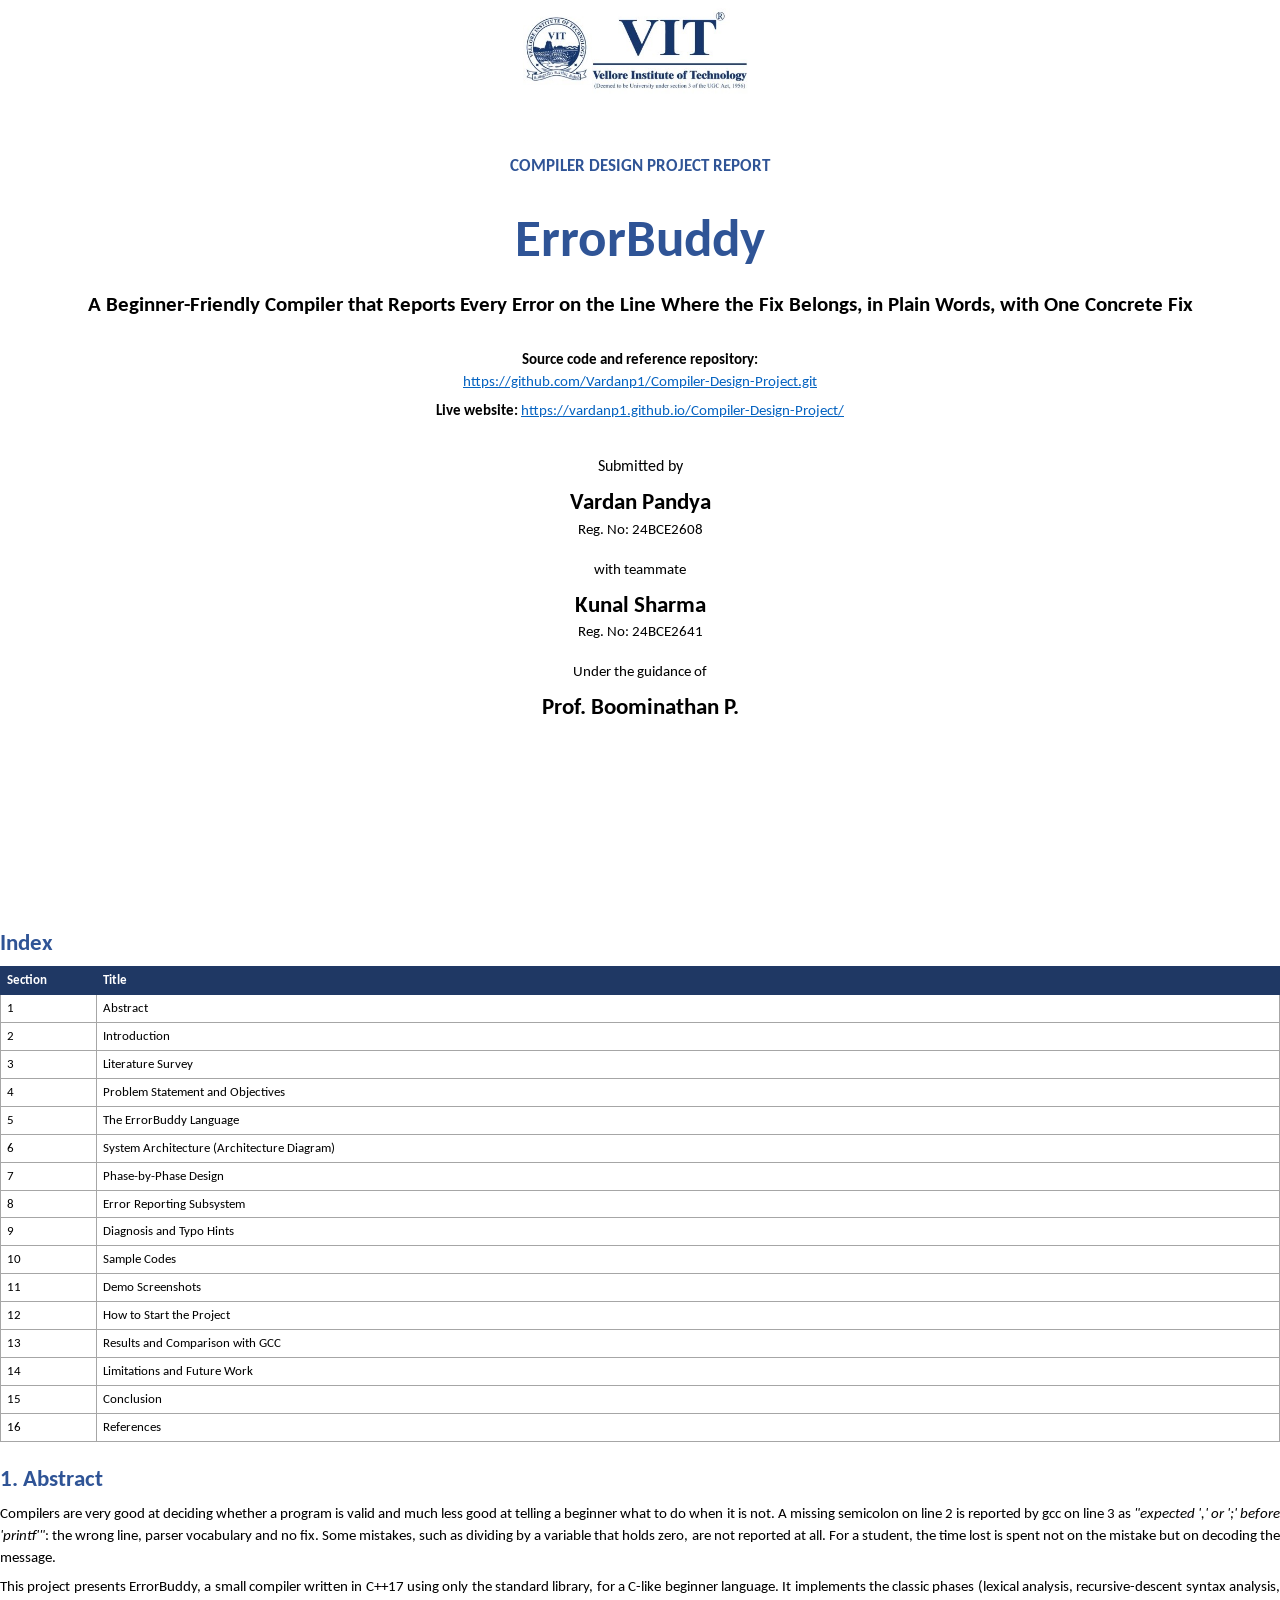
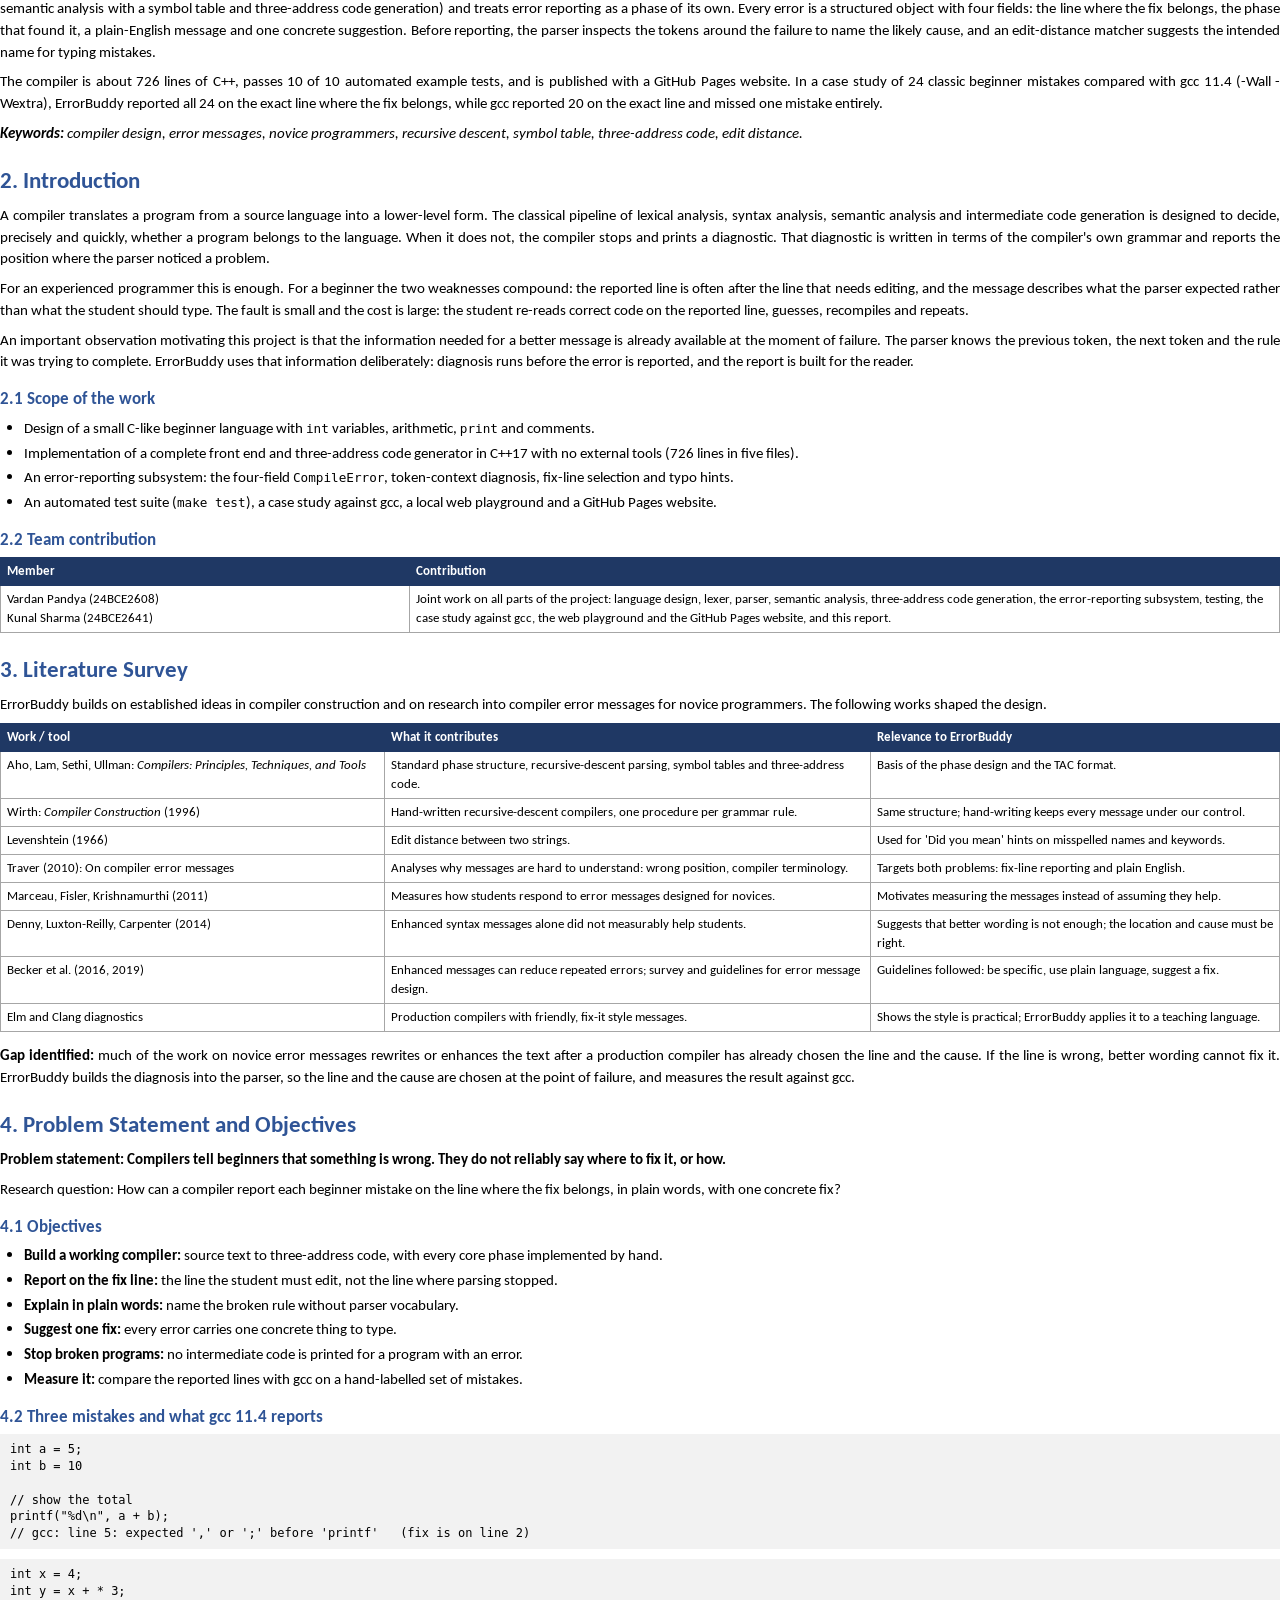
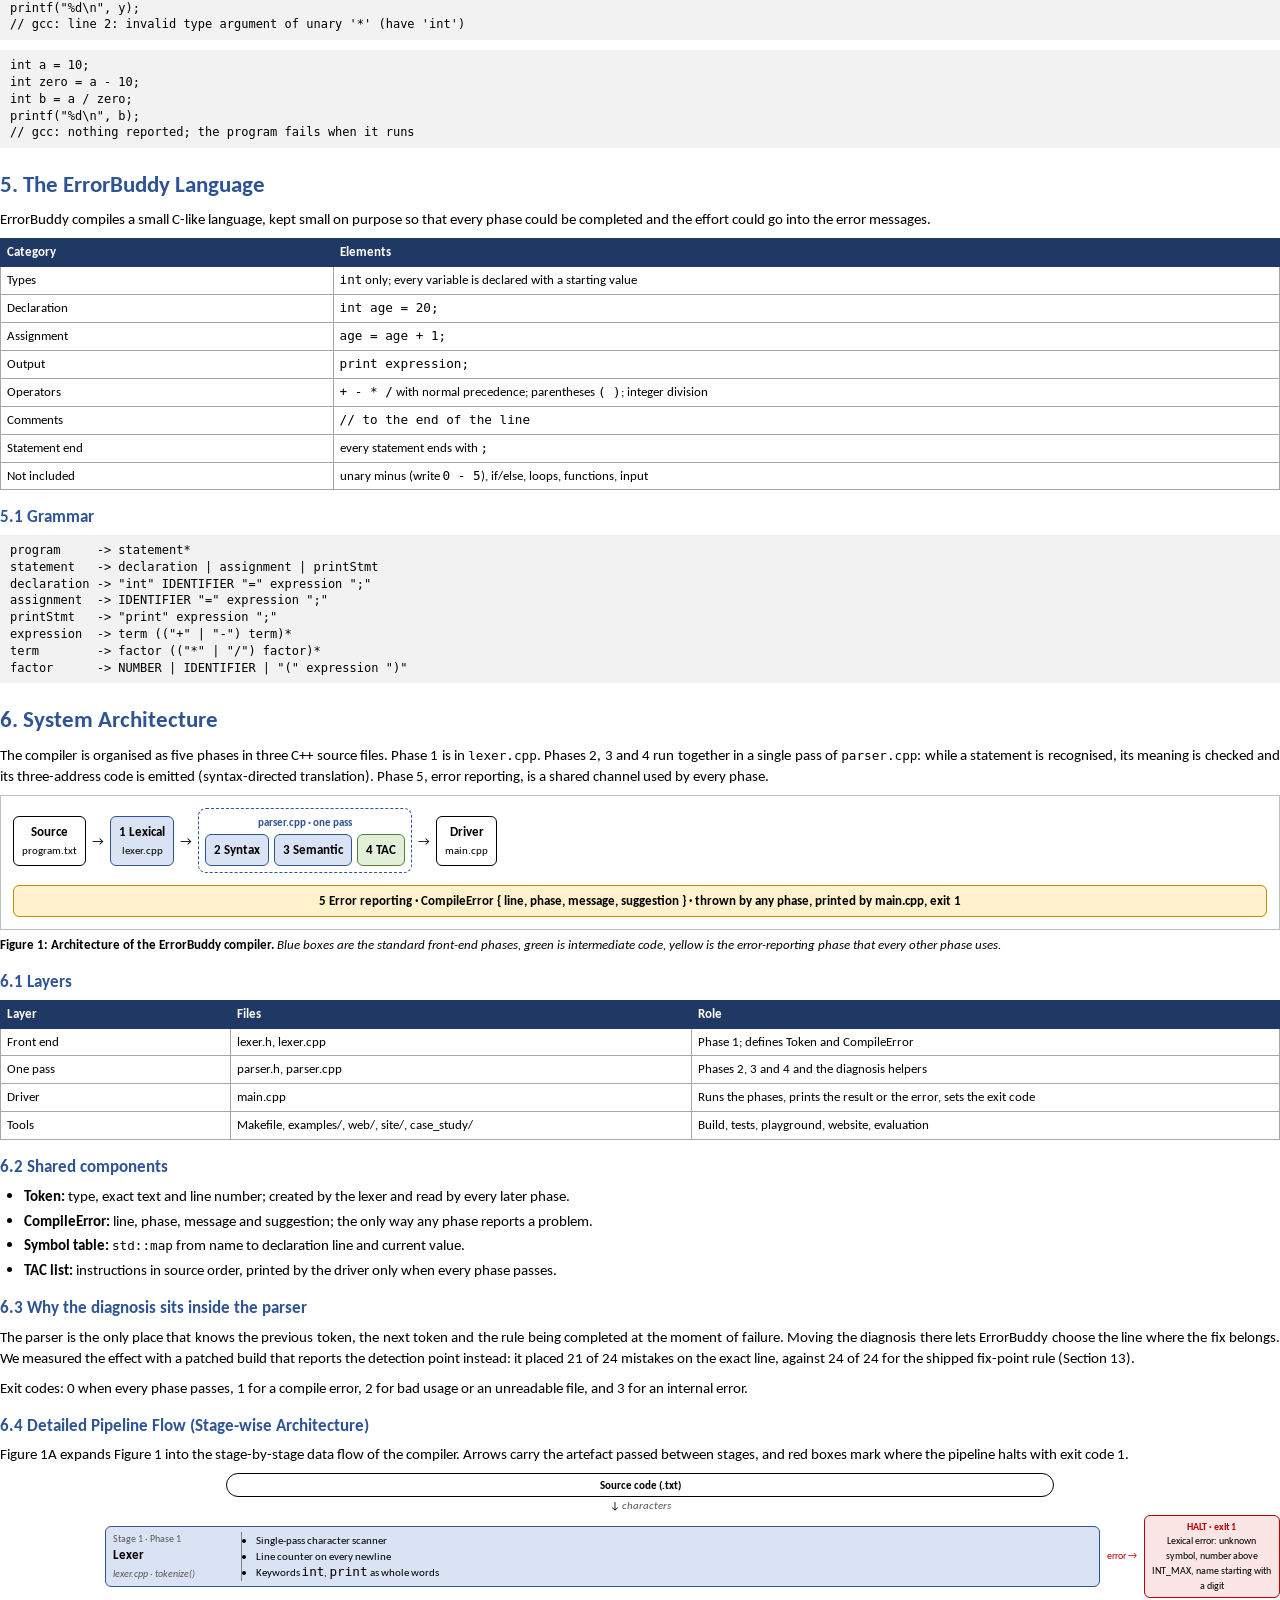
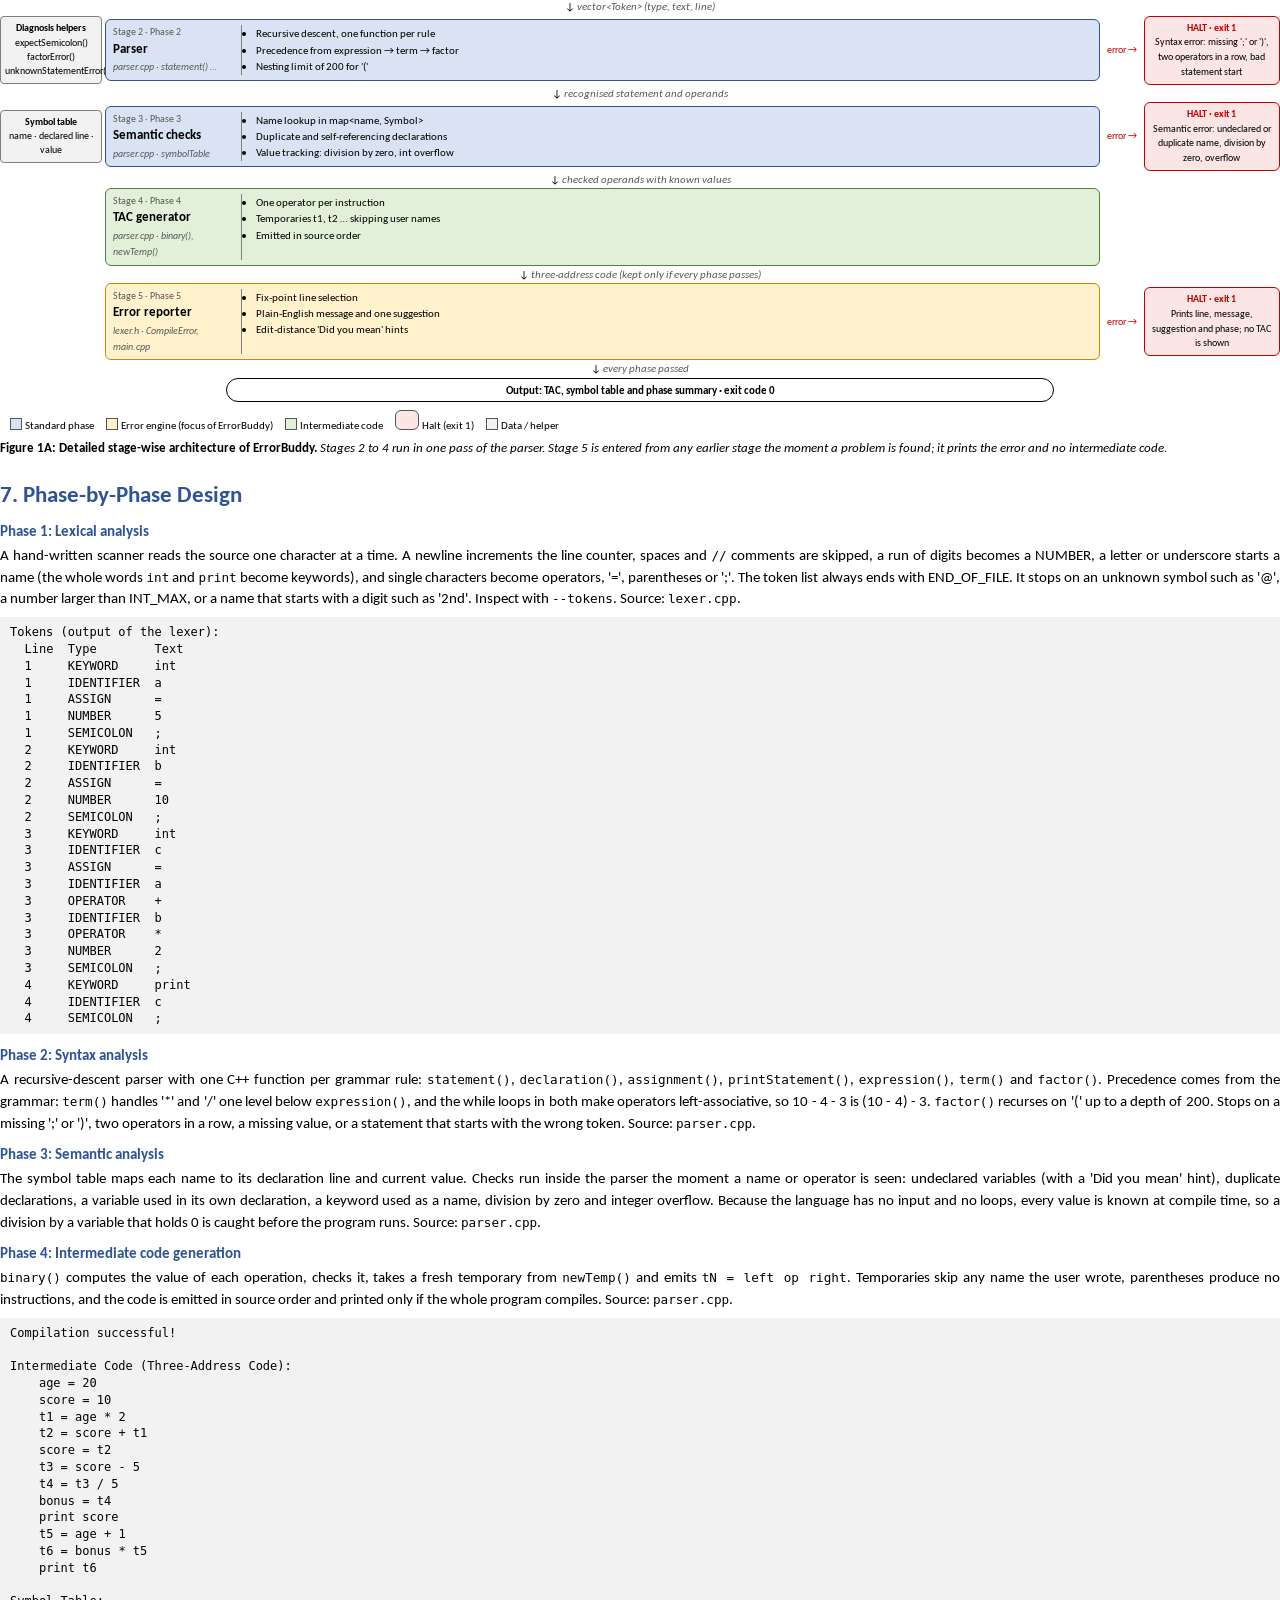
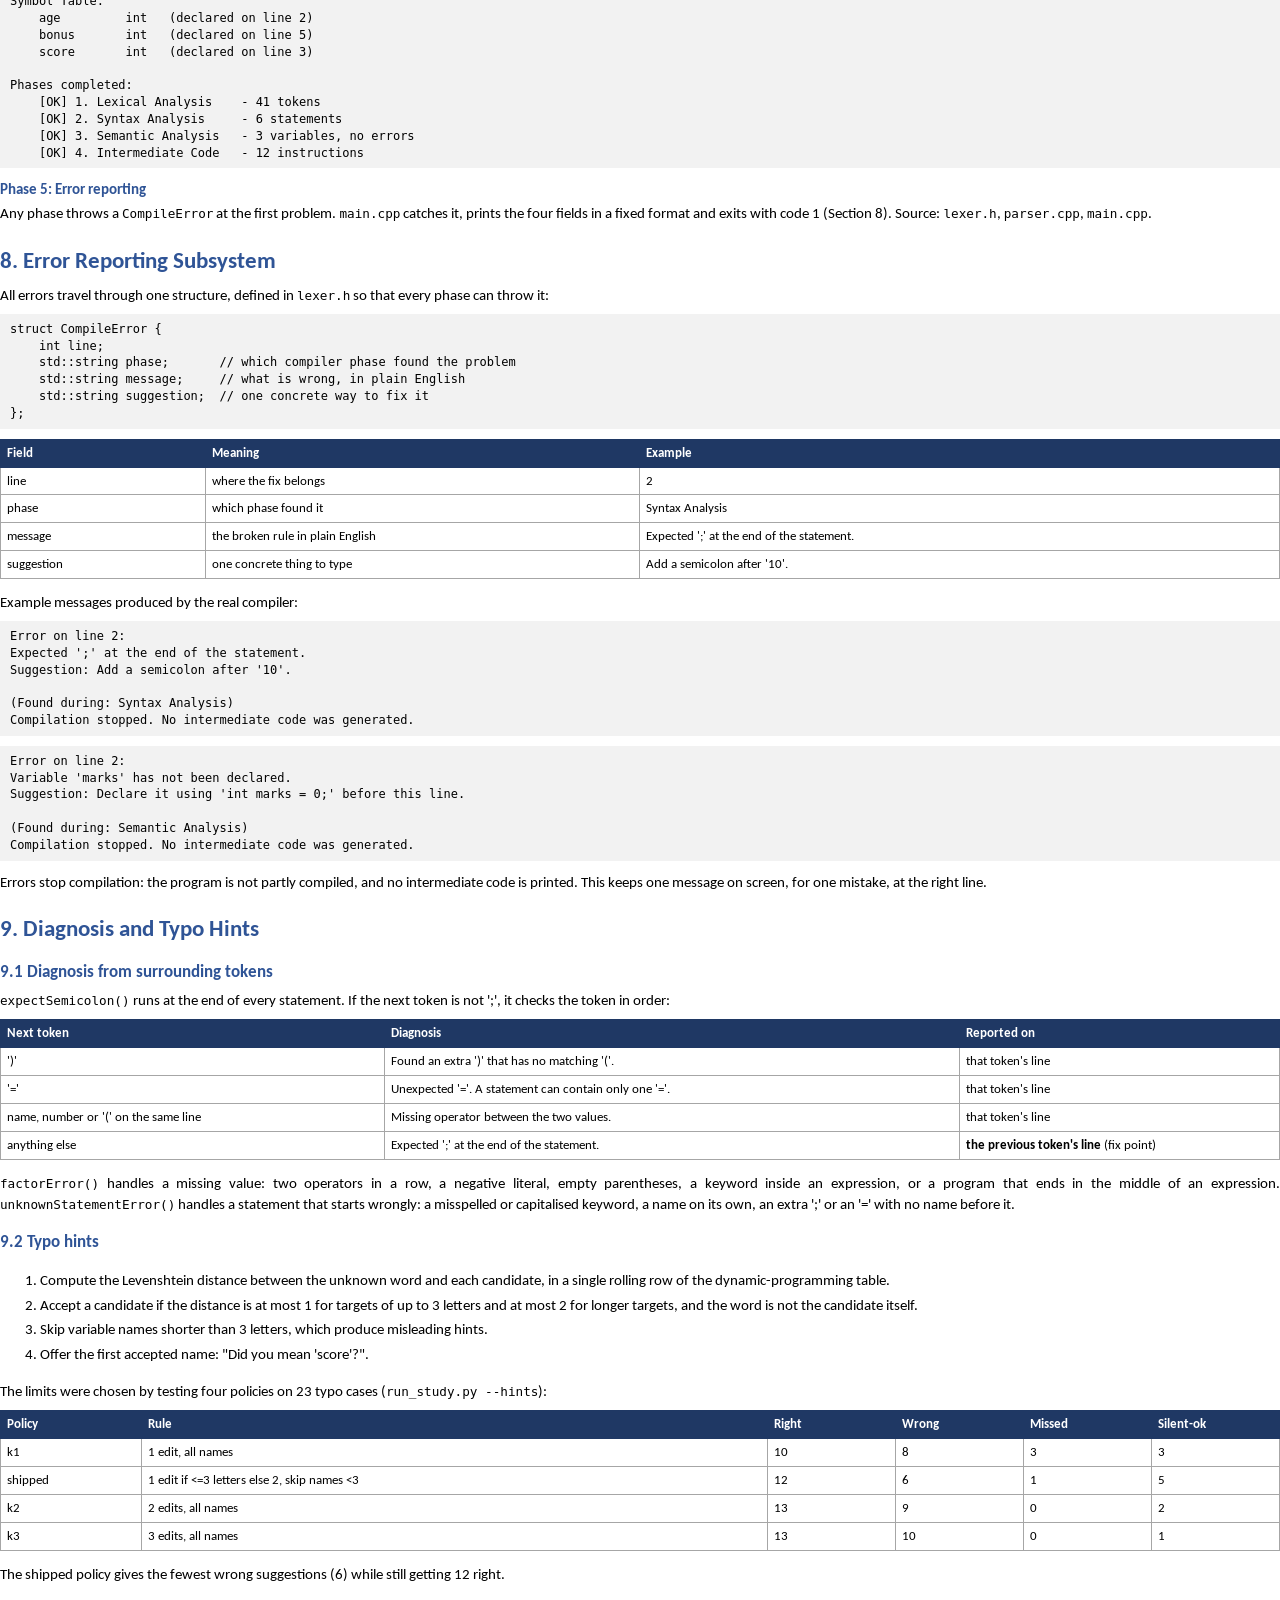
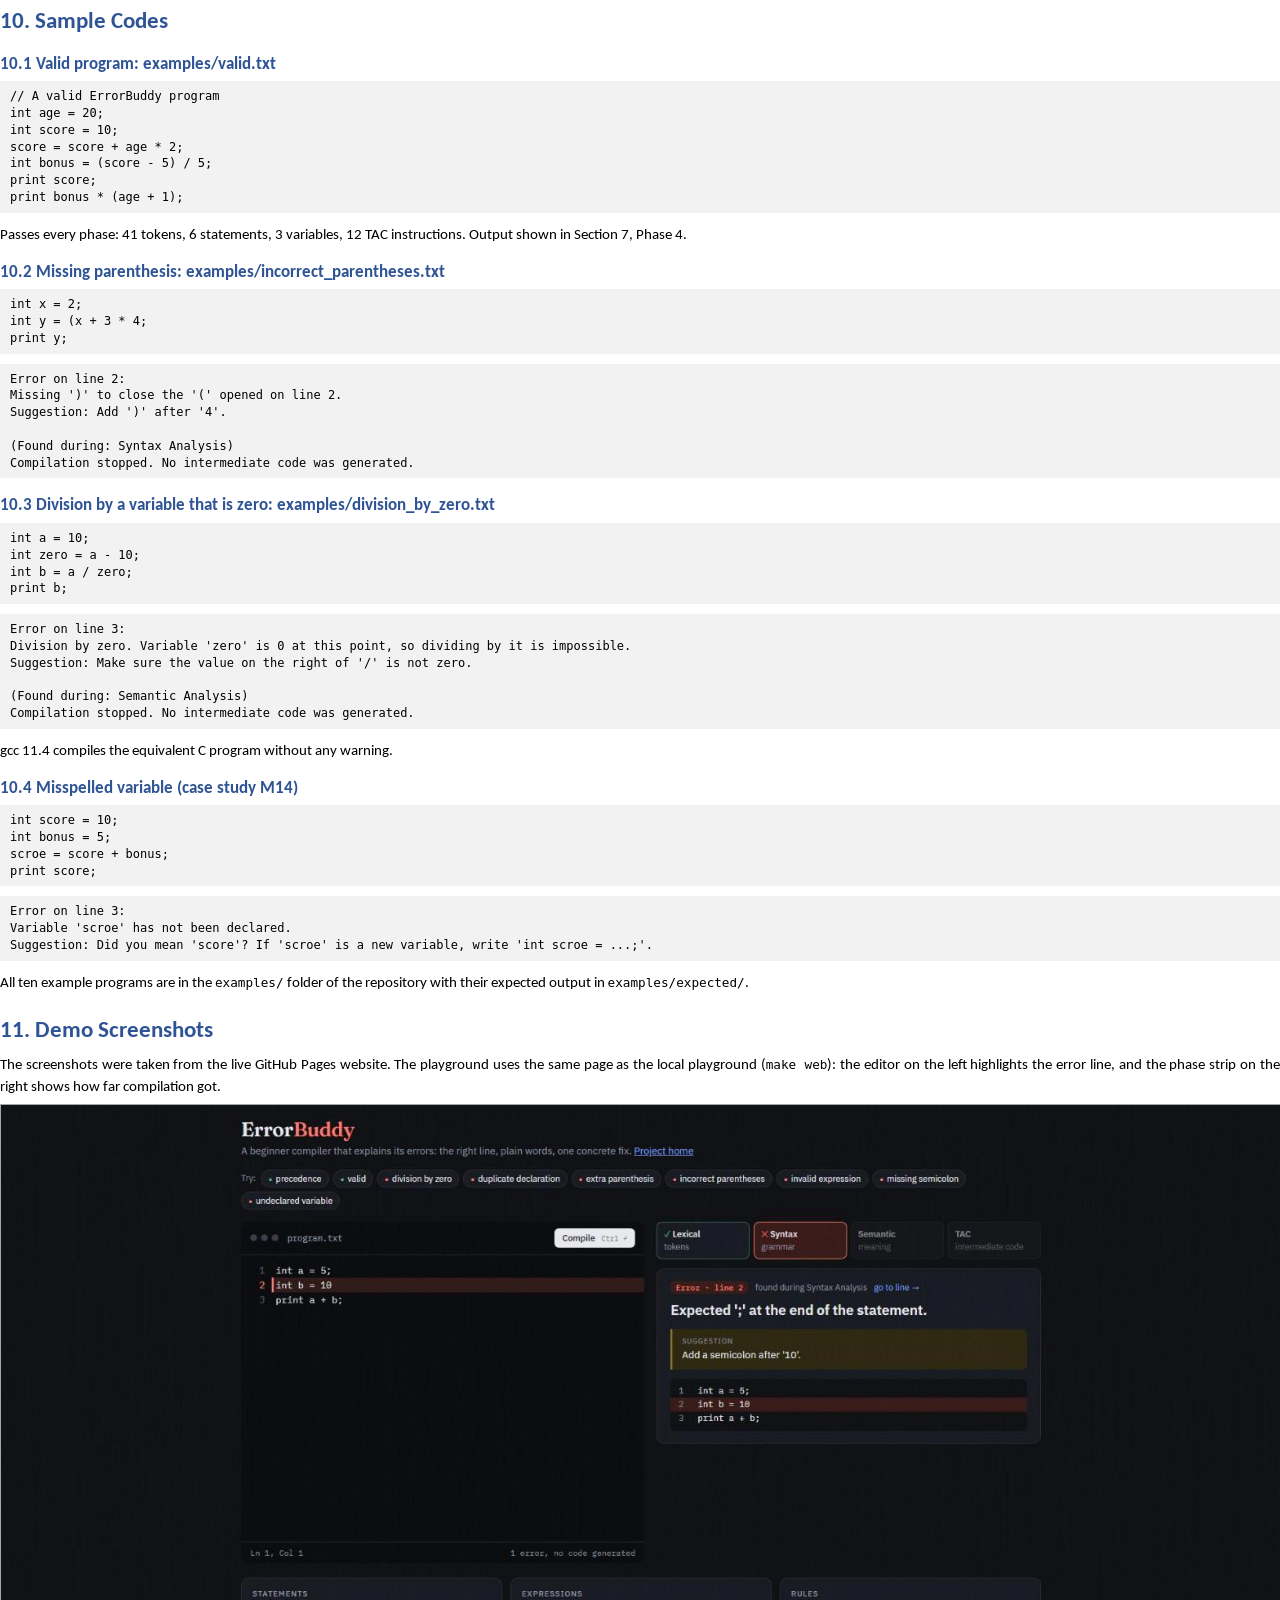
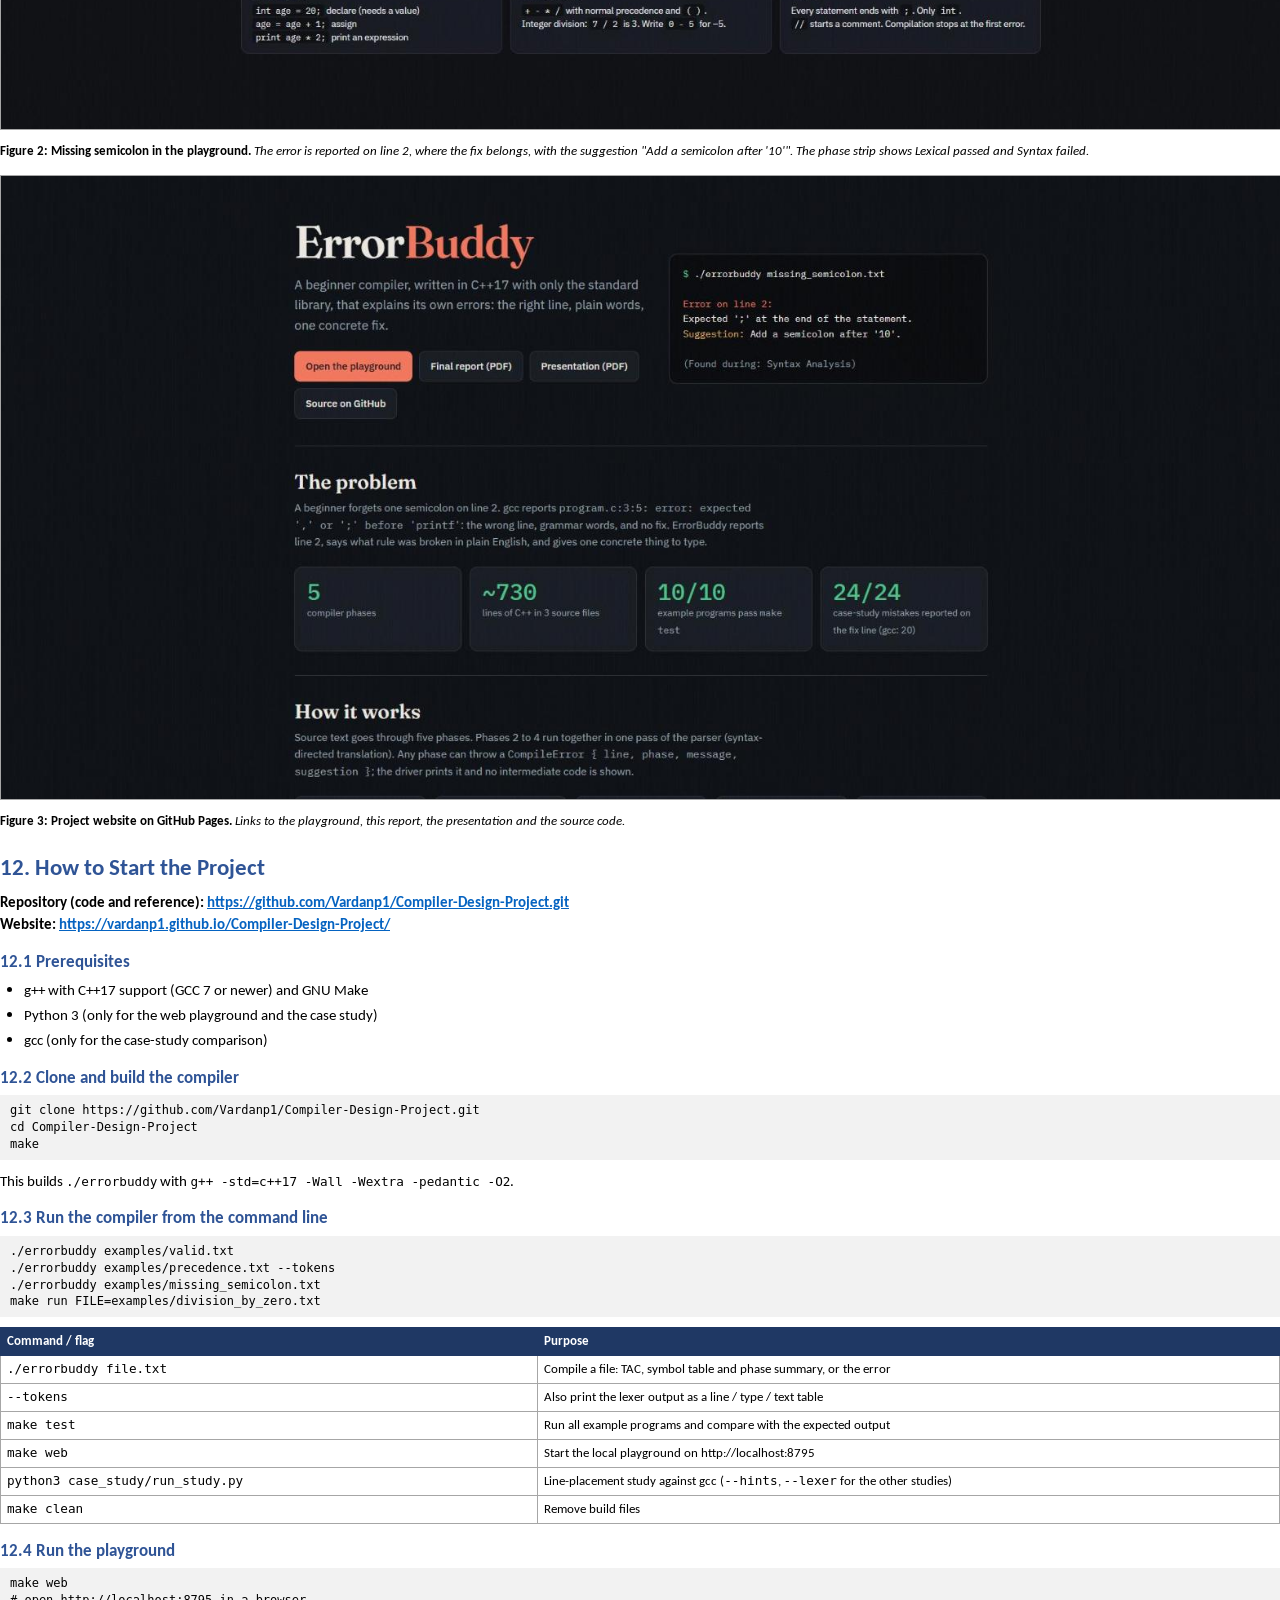
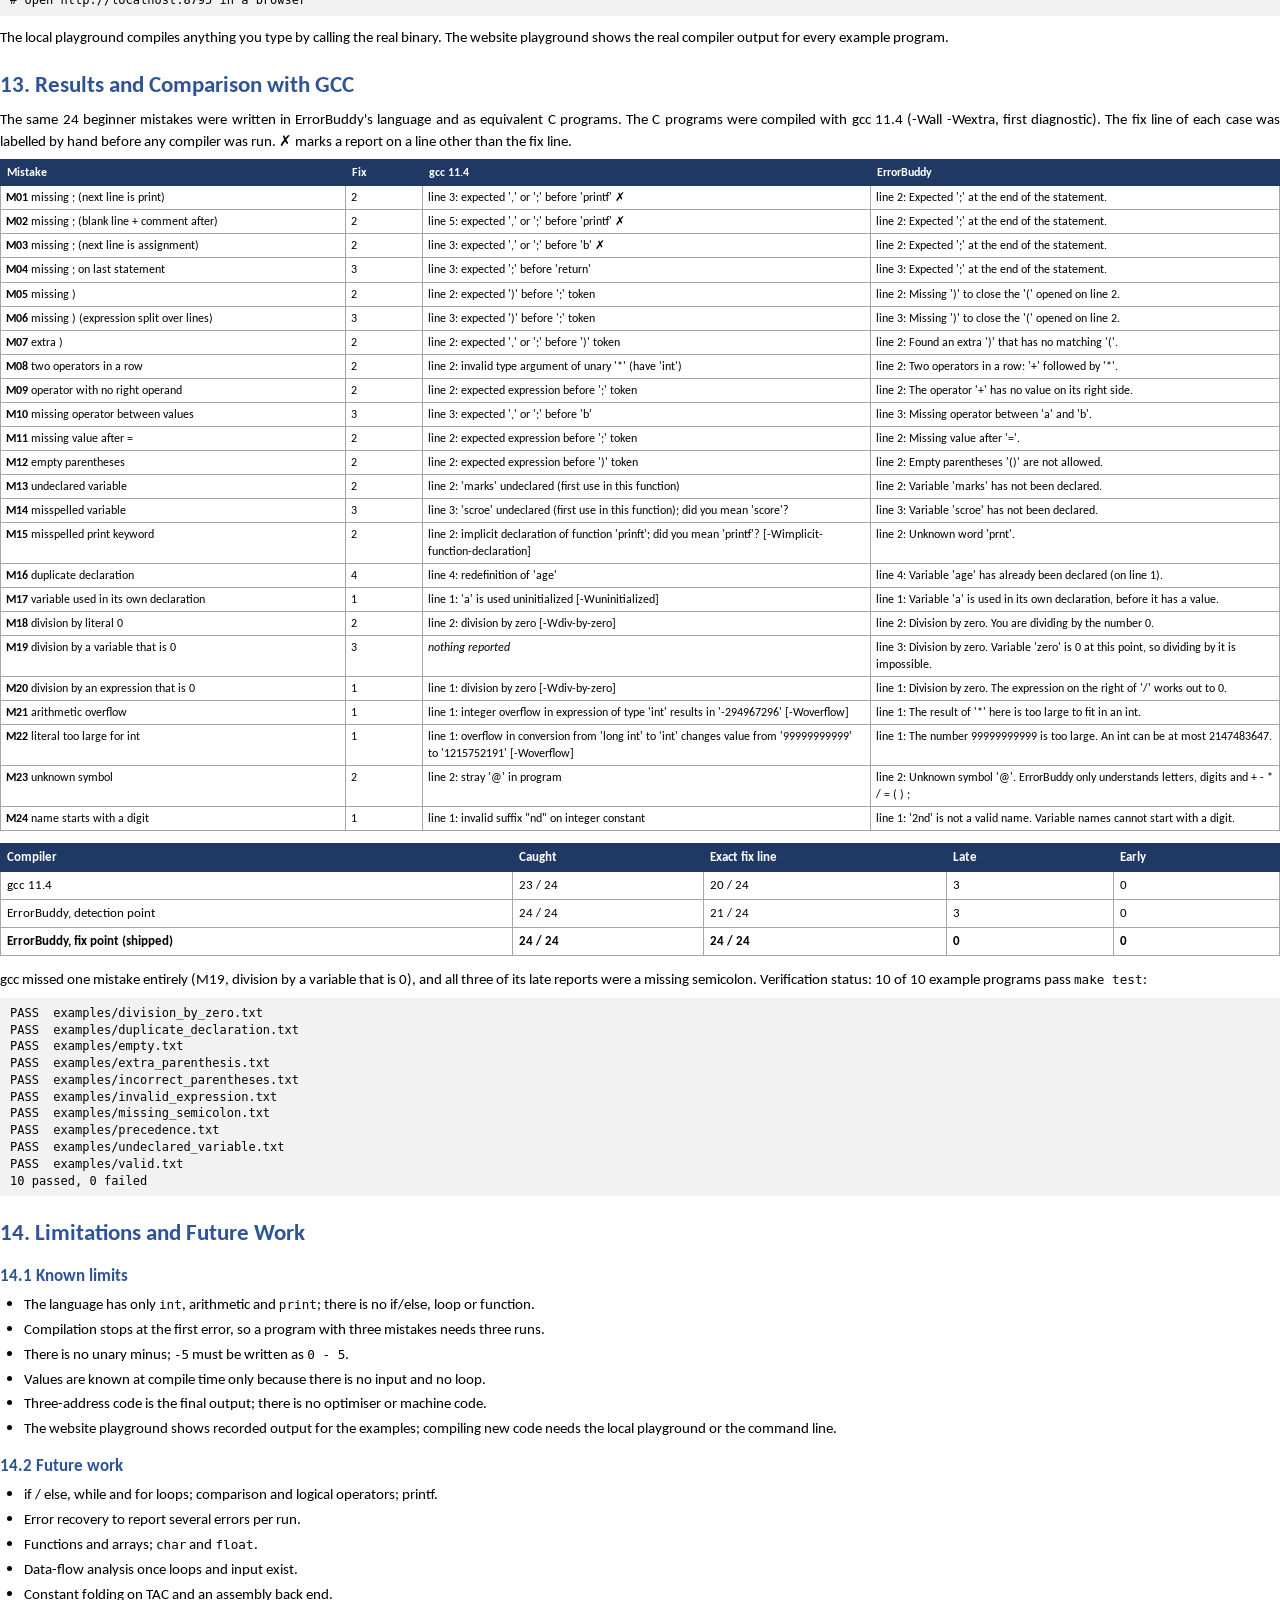
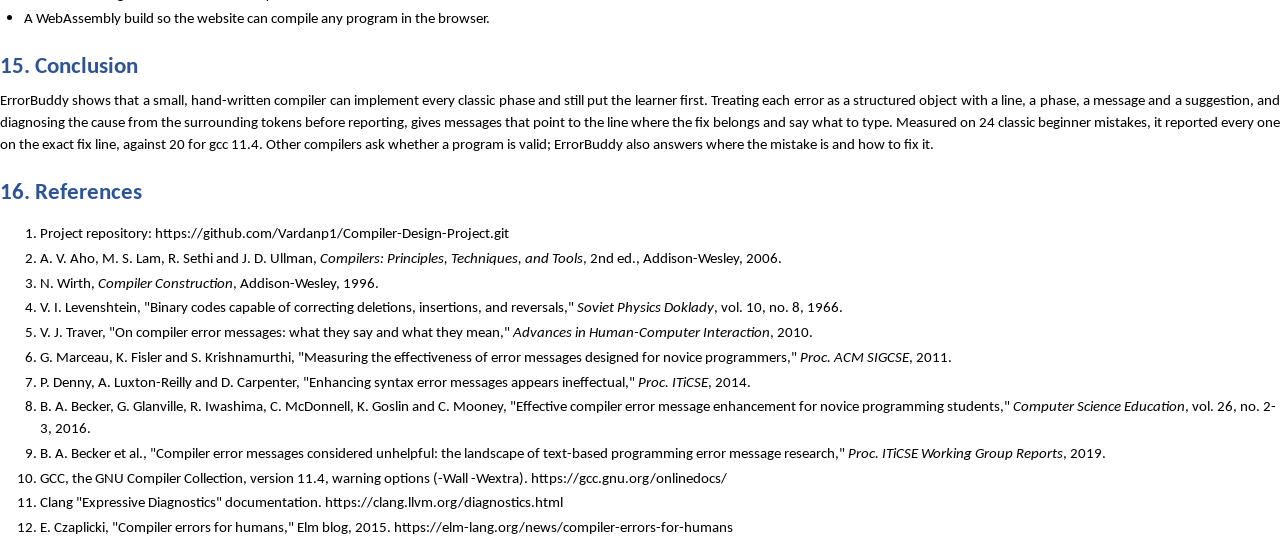
<file: review/vit_report.html>
<!doctype html><html lang="en"><head><meta charset="utf-8"><title>ErrorBuddy Compiler Project Report</title>
<link rel="stylesheet" href="https://fonts.googleapis.com/css2?family=Carlito:ital,wght@0,400;0,700;1,400;1,700&display=swap">
<style>
@page { size: A4; margin: 22mm 22mm 20mm 22mm;
  @bottom-center { content: "ErrorBuddy Compiler Project Report | Vardan Pandya (24BCE2608), Kunal Sharma (24BCE2641) | Page " counter(page); font: 8.5pt Carlito, Calibri, sans-serif; color: #7f7f7f; } }
body { font: 11.5pt/1.42 Carlito, Calibri, "Liberation Sans", sans-serif; color: #000; margin: 0; }
h1, h2, h3 { color: #2f5496; font-weight: 700; break-after: avoid; }
h2 { font-size: 17pt; margin: 20px 0 8px; }
h3 { font-size: 13pt; margin: 14px 0 6px; }
h4 { font-size: 11.5pt; margin: 10px 0 2px; color: #2f5496; }
p { margin: 0 0 8px; text-align: justify; }
ul { margin: 4px 0 10px; padding-left: 24px; } li { margin-bottom: 3px; }
code { font: 9.5pt "DejaVu Sans Mono", "Liberation Mono", monospace; }
pre { font: 9pt/1.4 "DejaVu Sans Mono", "Liberation Mono", monospace; background: #f2f2f2; padding: 7px 10px; margin: 4px 0 10px; white-space: pre-wrap; break-inside: avoid; }
table { border-collapse: collapse; width: 100%; margin: 6px 0 12px; font-size: 10pt; }
th { background: #1f3864; color: #fff; text-align: left; padding: 4px 6px; border: 1px solid #1f3864; }
td { border: 1px solid #a6a6a6; padding: 4px 6px; vertical-align: top; }
tr { break-inside: avoid; }
.small td { font-size: 9pt; padding: 3px 5px; } .small th { font-size: 9pt; }
.cap { font-size: 10pt; margin: 6px 0 14px; } .cap b { font-weight: 700; }
.page { break-before: page; }
.cover { text-align: center; height: 245mm; break-after: page; }
.cover img { width: 62mm; margin-top: 2mm; }
.cover .kind { color: #2f5496; font-weight: 700; font-size: 13pt; margin: 14mm 0 6mm; }
.cover h1 { font-size: 40pt; margin: 0 0 4mm; color: #2f5496; }
.cover .sub { font-size: 16pt; font-weight: 700; line-height: 1.3; margin: 0 6mm 8mm; }
.cover .repo { font-weight: 700; font-size: 11pt; } .cover a { color: #0563c1; }
.cover .by { margin-top: 9mm; font-size: 12pt; }
.cover .name { font-size: 17pt; font-weight: 700; margin-top: 2mm; }
.cover .reg { font-size: 11.5pt; }
.cover .with { margin-top: 5mm; }
.idx td:first-child { width: 22mm; }
a { color: #0563c1; }
/* figure 1 */
.fig1 { display: flex; flex-wrap: wrap; align-items: center; gap: 6px 6px; border: 1px solid #bfbfbf; padding: 12px; margin: 8px 0 4px; font-size: 9.5pt; }
.fig1 .b { border: 1.2px solid #2f5496; border-radius: 6px; padding: 6px 8px; text-align: center; font-weight: 700; background: #dae3f3; }
.fig1 .b small { font-weight: 400; font-size: 8pt; }
.fig1 .src, .fig1 .out { background: #fff; border-color: #000; }
.fig1 .mid { background: #e2f0d9; border-color: #548235; }
.fig1 .add { background: #fff2cc; border-color: #bf8f00; }
.fig1 .wide { flex-basis: 100%; margin-top: 6px; }
.fig1 .grp { border: 1.5px dashed #2f5496; border-radius: 8px; padding: 4px 6px 6px; text-align: center; }
.fig1 .grp > small { font-size: 8pt; color: #2f5496; font-weight: 700; }
.fig1 .grp > div { display: flex; gap: 5px; margin-top: 3px; }
/* figure 1A */
.pipe { font-size: 8.6pt; margin: 6px 0; }
.pipe .term { border: 1.5px solid #000; border-radius: 14px; text-align: center; font-weight: 700; padding: 3px; width: 64%; margin: 0 auto; }
.flowlbl { text-align: center; font-style: italic; color: #595959; font-size: 8pt; margin: 1px 0; }
.flowlbl::before { content: "↓ "; font-style: normal; color: #000; }
.srow { display: grid; grid-template-columns: 27mm 1fr 10mm 36mm; align-items: center; gap: 3px; break-inside: avoid; }
.stage { display: grid; grid-template-columns: 34mm 1fr; border: 1.2px solid #2f5496; border-radius: 6px; padding: 5px 7px; background: #dae3f3; }
.stage.add { background: #fff2cc; border-color: #bf8f00; }
.stage.mid { background: #e2f0d9; border-color: #548235; }
.sname { border-right: 1px solid #7f7f7f; padding-right: 5px; }
.sname small { display: block; color: #595959; font-size: 7.5pt; } .sname b { display: block; font-size: 10pt; } .sname i { font-size: 7.5pt; color: #595959; }
.stage ul { margin: 0; padding-left: 14px; } .stage li { margin: 0; }
.halt { border: 1.2px solid #c00000; background: #fbe5e5; border-radius: 6px; padding: 4px 6px; font-size: 7.8pt; text-align: center; }
.halt b { display: block; color: #c00000; }
.halt.none, .store.none { border: 0; background: none; }
.hl { color: #c00000; font-size: 7.5pt; text-align: center; }
.store { border: 1.2px solid #7f7f7f; border-radius: 4px; background: #f2f2f2; padding: 4px; font-size: 7.6pt; text-align: center; }
.store b { display: block; }
.legend { margin-top: 8px; font-size: 8.5pt; }
.legend .k { display: inline-block; width: 10px; height: 10px; border: 1px solid #555; margin: 0 3px 0 10px; vertical-align: -1px; }
.k.std { background: #dae3f3; } .k.add { background: #fff2cc; } .k.mid { background: #e2f0d9; } .k.halt { background: #fbe5e5; } .k.st { background: #f2f2f2; }
img.shot { width: 100%; border: 1px solid #a6a6a6; }
.fig { break-inside: avoid; }
</style></head><body>

<section class="cover">
  <img src="vit_logo.png" alt="Vellore Institute of Technology">
  <div class="kind">COMPILER DESIGN PROJECT REPORT</div>
  <h1>ErrorBuddy</h1>
  <div class="sub">A Beginner-Friendly Compiler that Reports Every Error on the Line Where the Fix Belongs, in Plain Words, with One Concrete Fix</div>
  <div class="repo">Source code and reference repository:</div><a href="https://github.com/Vardanp1/Compiler-Design-Project.git">https://github.com/Vardanp1/Compiler-Design-Project.git</a>
  <div style="margin-top:2mm"><span class="repo">Live website:</span> <a href="https://vardanp1.github.io/Compiler-Design-Project/">https://vardanp1.github.io/Compiler-Design-Project/</a></div>
  <div class="by">Submitted by</div><div class="name">Vardan Pandya</div><div class="reg">Reg. No: 24BCE2608</div>
  <div class="with">with teammate</div><div class="name">Kunal Sharma</div><div class="reg">Reg. No: 24BCE2641</div>
  <div class="with">Under the guidance of</div><div class="name">Prof. Boominathan P.</div>
</section>

<h2 style="margin-top:0">Index</h2>
<table class="idx"><colgroup></colgroup><tr><th>Section</th><th>Title</th></tr><tr><td>1</td><td>Abstract</td></tr><tr><td>2</td><td>Introduction</td></tr><tr><td>3</td><td>Literature Survey</td></tr><tr><td>4</td><td>Problem Statement and Objectives</td></tr><tr><td>5</td><td>The ErrorBuddy Language</td></tr><tr><td>6</td><td>System Architecture (Architecture Diagram)</td></tr><tr><td>7</td><td>Phase-by-Phase Design</td></tr><tr><td>8</td><td>Error Reporting Subsystem</td></tr><tr><td>9</td><td>Diagnosis and Typo Hints</td></tr><tr><td>10</td><td>Sample Codes</td></tr><tr><td>11</td><td>Demo Screenshots</td></tr><tr><td>12</td><td>How to Start the Project</td></tr><tr><td>13</td><td>Results and Comparison with GCC</td></tr><tr><td>14</td><td>Limitations and Future Work</td></tr><tr><td>15</td><td>Conclusion</td></tr><tr><td>16</td><td>References</td></tr></table>

<h2 class="page">1. Abstract</h2>
<p>Compilers are very good at deciding whether a program is valid and much less good at telling a beginner what to do when it is not. A missing semicolon on line 2 is reported by gcc on line 3 as <i>"expected ',' or ';' before 'printf'"</i>: the wrong line, parser vocabulary and no fix. Some mistakes, such as dividing by a variable that holds zero, are not reported at all. For a student, the time lost is spent not on the mistake but on decoding the message.</p>
<p>This project presents ErrorBuddy, a small compiler written in C++17 using only the standard library, for a C-like beginner language. It implements the classic phases (lexical analysis, recursive-descent syntax analysis, semantic analysis with a symbol table and three-address code generation) and treats error reporting as a phase of its own. Every error is a structured object with four fields: the line where the fix belongs, the phase that found it, a plain-English message and one concrete suggestion. Before reporting, the parser inspects the tokens around the failure to name the likely cause, and an edit-distance matcher suggests the intended name for typing mistakes.</p>
<p>The compiler is about 726 lines of C++, passes 10 of 10 automated example tests, and is published with a GitHub Pages website. In a case study of 24 classic beginner mistakes compared with gcc 11.4 (-Wall -Wextra), ErrorBuddy reported all 24 on the exact line where the fix belongs, while gcc reported 20 on the exact line and missed one mistake entirely.</p>
<p><i><b>Keywords:</b> compiler design, error messages, novice programmers, recursive descent, symbol table, three-address code, edit distance.</i></p>

<h2>2. Introduction</h2>
<p>A compiler translates a program from a source language into a lower-level form. The classical pipeline of lexical analysis, syntax analysis, semantic analysis and intermediate code generation is designed to decide, precisely and quickly, whether a program belongs to the language. When it does not, the compiler stops and prints a diagnostic. That diagnostic is written in terms of the compiler's own grammar and reports the position where the parser noticed a problem.</p>
<p>For an experienced programmer this is enough. For a beginner the two weaknesses compound: the reported line is often after the line that needs editing, and the message describes what the parser expected rather than what the student should type. The fault is small and the cost is large: the student re-reads correct code on the reported line, guesses, recompiles and repeats.</p>
<p>An important observation motivating this project is that the information needed for a better message is already available at the moment of failure. The parser knows the previous token, the next token and the rule it was trying to complete. ErrorBuddy uses that information deliberately: diagnosis runs before the error is reported, and the report is built for the reader.</p>
<h3>2.1 Scope of the work</h3>
<ul><li>Design of a small C-like beginner language with <code>int</code> variables, arithmetic, <code>print</code> and comments.</li>
<li>Implementation of a complete front end and three-address code generator in C++17 with no external tools (726 lines in five files).</li>
<li>An error-reporting subsystem: the four-field <code>CompileError</code>, token-context diagnosis, fix-line selection and typo hints.</li>
<li>An automated test suite (<code>make test</code>), a case study against gcc, a local web playground and a GitHub Pages website.</li></ul>
<h3>2.2 Team contribution</h3>
<table><colgroup><col style="width:32%"><col style="width:68%"></colgroup><tr><th>Member</th><th>Contribution</th></tr><tr><td>Vardan Pandya (24BCE2608)<br>Kunal Sharma (24BCE2641)</td><td>Joint work on all parts of the project: language design, lexer, parser, semantic analysis, three-address code generation, the error-reporting subsystem, testing, the case study against gcc, the web playground and the GitHub Pages website, and this report.</td></tr></table>

<h2>3. Literature Survey</h2>
<p>ErrorBuddy builds on established ideas in compiler construction and on research into compiler error messages for novice programmers. The following works shaped the design.</p>
<table><colgroup><col style="width:30%"><col style="width:38%"><col style="width:32%"></colgroup><tr><th>Work / tool</th><th>What it contributes</th><th>Relevance to ErrorBuddy</th></tr><tr><td>Aho, Lam, Sethi, Ullman: <i>Compilers: Principles, Techniques, and Tools</i></td><td>Standard phase structure, recursive-descent parsing, symbol tables and three-address code.</td><td>Basis of the phase design and the TAC format.</td></tr><tr><td>Wirth: <i>Compiler Construction</i> (1996)</td><td>Hand-written recursive-descent compilers, one procedure per grammar rule.</td><td>Same structure; hand-writing keeps every message under our control.</td></tr><tr><td>Levenshtein (1966)</td><td>Edit distance between two strings.</td><td>Used for 'Did you mean' hints on misspelled names and keywords.</td></tr><tr><td>Traver (2010): On compiler error messages</td><td>Analyses why messages are hard to understand: wrong position, compiler terminology.</td><td>Targets both problems: fix-line reporting and plain English.</td></tr><tr><td>Marceau, Fisler, Krishnamurthi (2011)</td><td>Measures how students respond to error messages designed for novices.</td><td>Motivates measuring the messages instead of assuming they help.</td></tr><tr><td>Denny, Luxton-Reilly, Carpenter (2014)</td><td>Enhanced syntax messages alone did not measurably help students.</td><td>Suggests that better wording is not enough; the location and cause must be right.</td></tr><tr><td>Becker et al. (2016, 2019)</td><td>Enhanced messages can reduce repeated errors; survey and guidelines for error message design.</td><td>Guidelines followed: be specific, use plain language, suggest a fix.</td></tr><tr><td>Elm and Clang diagnostics</td><td>Production compilers with friendly, fix-it style messages.</td><td>Shows the style is practical; ErrorBuddy applies it to a teaching language.</td></tr></table>
<p><b>Gap identified:</b> much of the work on novice error messages rewrites or enhances the text after a production compiler has already chosen the line and the cause. If the line is wrong, better wording cannot fix it. ErrorBuddy builds the diagnosis into the parser, so the line and the cause are chosen at the point of failure, and measures the result against gcc.</p>

<h2>4. Problem Statement and Objectives</h2>
<p><b>Problem statement: Compilers tell beginners that something is wrong. They do not reliably say where to fix it, or how.</b></p>
<p>Research question: How can a compiler report each beginner mistake on the line where the fix belongs, in plain words, with one concrete fix?</p>
<h3>4.1 Objectives</h3>
<ul><li><b>Build a working compiler:</b> source text to three-address code, with every core phase implemented by hand.</li>
<li><b>Report on the fix line:</b> the line the student must edit, not the line where parsing stopped.</li>
<li><b>Explain in plain words:</b> name the broken rule without parser vocabulary.</li>
<li><b>Suggest one fix:</b> every error carries one concrete thing to type.</li>
<li><b>Stop broken programs:</b> no intermediate code is printed for a program with an error.</li>
<li><b>Measure it:</b> compare the reported lines with gcc on a hand-labelled set of mistakes.</li></ul>
<h3>4.2 Three mistakes and what gcc 11.4 reports</h3>
<pre>int a = 5;
int b = 10

// show the total
printf(&quot;%d\n&quot;, a + b);
// gcc: line 5: expected &#x27;,&#x27; or &#x27;;&#x27; before &#x27;printf&#x27;   (fix is on line 2)</pre>
<pre>int x = 4;
int y = x + * 3;
printf(&quot;%d\n&quot;, y);
// gcc: line 2: invalid type argument of unary &#x27;*&#x27; (have &#x27;int&#x27;)</pre>
<pre>int a = 10;
int zero = a - 10;
int b = a / zero;
printf(&quot;%d\n&quot;, b);
// gcc: nothing reported; the program fails when it runs</pre>

<h2>5. The ErrorBuddy Language</h2>
<p>ErrorBuddy compiles a small C-like language, kept small on purpose so that every phase could be completed and the effort could go into the error messages.</p>
<table><colgroup><col style="width:26%"><col style="width:74%"></colgroup><tr><th>Category</th><th>Elements</th></tr><tr><td>Types</td><td><code>int</code> only; every variable is declared with a starting value</td></tr><tr><td>Declaration</td><td><code>int age = 20;</code></td></tr><tr><td>Assignment</td><td><code>age = age + 1;</code></td></tr><tr><td>Output</td><td><code>print expression;</code></td></tr><tr><td>Operators</td><td><code>+ - * /</code> with normal precedence; parentheses <code>( )</code>; integer division</td></tr><tr><td>Comments</td><td><code>// to the end of the line</code></td></tr><tr><td>Statement end</td><td>every statement ends with <code>;</code></td></tr><tr><td>Not included</td><td>unary minus (write <code>0 - 5</code>), if/else, loops, functions, input</td></tr></table>
<h3>5.1 Grammar</h3>
<pre>program     -&gt; statement*
statement   -&gt; declaration | assignment | printStmt
declaration -&gt; &quot;int&quot; IDENTIFIER &quot;=&quot; expression &quot;;&quot;
assignment  -&gt; IDENTIFIER &quot;=&quot; expression &quot;;&quot;
printStmt   -&gt; &quot;print&quot; expression &quot;;&quot;
expression  -&gt; term ((&quot;+&quot; | &quot;-&quot;) term)*
term        -&gt; factor ((&quot;*&quot; | &quot;/&quot;) factor)*
factor      -&gt; NUMBER | IDENTIFIER | &quot;(&quot; expression &quot;)&quot;</pre>

<h2 class="page">6. System Architecture</h2>
<p>The compiler is organised as five phases in three C++ source files. Phase 1 is in <code>lexer.cpp</code>. Phases 2, 3 and 4 run together in a single pass of <code>parser.cpp</code>: while a statement is recognised, its meaning is checked and its three-address code is emitted (syntax-directed translation). Phase 5, error reporting, is a shared channel used by every phase.</p>
<div class="fig1">
<div class="b src">Source<br><small>program.txt</small></div><span>→</span>
<div class="b std">1 Lexical<br><small>lexer.cpp</small></div><span>→</span>
<div class="grp"><small>parser.cpp · one pass</small><div><div class="b std">2 Syntax</div><div class="b std">3 Semantic</div><div class="b mid">4 TAC</div></div></div><span>→</span>
<div class="b out">Driver<br><small>main.cpp</small></div>
<div class="b add wide">5 Error reporting · CompileError { line, phase, message, suggestion } · thrown by any phase, printed by main.cpp, exit 1</div>
</div>
<p class="cap"><b>Figure 1: Architecture of the ErrorBuddy compiler.</b> <i>Blue boxes are the standard front-end phases, green is intermediate code, yellow is the error-reporting phase that every other phase uses.</i></p>
<h3>6.1 Layers</h3>
<table><colgroup><col style="width:18%"><col style="width:36%"><col style="width:46%"></colgroup><tr><th>Layer</th><th>Files</th><th>Role</th></tr><tr><td>Front end</td><td>lexer.h, lexer.cpp</td><td>Phase 1; defines Token and CompileError</td></tr><tr><td>One pass</td><td>parser.h, parser.cpp</td><td>Phases 2, 3 and 4 and the diagnosis helpers</td></tr><tr><td>Driver</td><td>main.cpp</td><td>Runs the phases, prints the result or the error, sets the exit code</td></tr><tr><td>Tools</td><td>Makefile, examples/, web/, site/, case_study/</td><td>Build, tests, playground, website, evaluation</td></tr></table>
<h3>6.2 Shared components</h3>
<ul><li><b>Token:</b> type, exact text and line number; created by the lexer and read by every later phase.</li>
<li><b>CompileError:</b> line, phase, message and suggestion; the only way any phase reports a problem.</li>
<li><b>Symbol table:</b> <code>std::map</code> from name to declaration line and current value.</li>
<li><b>TAC list:</b> instructions in source order, printed by the driver only when every phase passes.</li></ul>
<h3>6.3 Why the diagnosis sits inside the parser</h3>
<p>The parser is the only place that knows the previous token, the next token and the rule being completed at the moment of failure. Moving the diagnosis there lets ErrorBuddy choose the line where the fix belongs. We measured the effect with a patched build that reports the detection point instead: it placed 21 of 24 mistakes on the exact line, against 24 of 24 for the shipped fix-point rule (Section 13).</p>
<p>Exit codes: 0 when every phase passes, 1 for a compile error, 2 for bad usage or an unreadable file, and 3 for an internal error.</p>

<h3 class="page">6.4 Detailed Pipeline Flow (Stage-wise Architecture)</h3>
<p>Figure 1A expands Figure 1 into the stage-by-stage data flow of the compiler. Arrows carry the artefact passed between stages, and red boxes mark where the pipeline halts with exit code 1.</p>
<div class="pipe"><div class="term">Source code (.txt)</div><div class="flowlbl">characters</div><div class="srow"><div class="store none"></div><div class="stage std"><div class="sname"><small>Stage 1 · Phase 1</small><b>Lexer</b><i>lexer.cpp · tokenize()</i></div><ul><li>Single-pass character scanner</li><li>Line counter on every newline</li><li>Keywords <code>int</code>, <code>print</code> as whole words</li></ul></div><div class="hl">error →</div><div class="halt"><b>HALT · exit 1</b>Lexical error: unknown symbol, number above INT_MAX, name starting with a digit</div></div><div class="flowlbl">vector&lt;Token&gt; (type, text, line)</div><div class="srow"><div class="store"><b>Diagnosis helpers</b>expectSemicolon()<br>factorError()<br>unknownStatementError()</div><div class="stage std"><div class="sname"><small>Stage 2 · Phase 2</small><b>Parser</b><i>parser.cpp · statement() …</i></div><ul><li>Recursive descent, one function per rule</li><li>Precedence from expression → term → factor</li><li>Nesting limit of 200 for '('</li></ul></div><div class="hl">error →</div><div class="halt"><b>HALT · exit 1</b>Syntax error: missing ';' or ')', two operators in a row, bad statement start</div></div><div class="flowlbl">recognised statement and operands</div><div class="srow"><div class="store"><b>Symbol table</b>name · declared line · value</div><div class="stage std"><div class="sname"><small>Stage 3 · Phase 3</small><b>Semantic checks</b><i>parser.cpp · symbolTable</i></div><ul><li>Name lookup in map&lt;name, Symbol&gt;</li><li>Duplicate and self-referencing declarations</li><li>Value tracking: division by zero, int overflow</li></ul></div><div class="hl">error →</div><div class="halt"><b>HALT · exit 1</b>Semantic error: undeclared or duplicate name, division by zero, overflow</div></div><div class="flowlbl">checked operands with known values</div><div class="srow"><div class="store none"></div><div class="stage mid"><div class="sname"><small>Stage 4 · Phase 4</small><b>TAC generator</b><i>parser.cpp · binary(), newTemp()</i></div><ul><li>One operator per instruction</li><li>Temporaries t1, t2 … skipping user names</li><li>Emitted in source order</li></ul></div><div class="hl"></div><div class="halt none"></div></div><div class="flowlbl">three-address code (kept only if every phase passes)</div><div class="srow"><div class="store none"></div><div class="stage add"><div class="sname"><small>Stage 5 · Phase 5</small><b>Error reporter</b><i>lexer.h · CompileError, main.cpp</i></div><ul><li>Fix-point line selection</li><li>Plain-English message and one suggestion</li><li>Edit-distance 'Did you mean' hints</li></ul></div><div class="hl">error →</div><div class="halt"><b>HALT · exit 1</b>Prints line, message, suggestion and phase; no TAC is shown</div></div><div class="flowlbl">every phase passed</div><div class="term">Output: TAC, symbol table and phase summary · exit code 0</div><div class="legend"><span class="k std"></span>Standard phase <span class="k add"></span>Error engine (focus of ErrorBuddy) <span class="k mid"></span>Intermediate code <span class="k halt"></span>Halt (exit 1) <span class="k st"></span>Data / helper</div></div>
<p class="cap"><b>Figure 1A: Detailed stage-wise architecture of ErrorBuddy.</b> <i>Stages 2 to 4 run in one pass of the parser. Stage 5 is entered from any earlier stage the moment a problem is found; it prints the error and no intermediate code.</i></p>

<h2 class="page">7. Phase-by-Phase Design</h2>
<h4>Phase 1: Lexical analysis</h4>
<p>A hand-written scanner reads the source one character at a time. A newline increments the line counter, spaces and <code>//</code> comments are skipped, a run of digits becomes a NUMBER, a letter or underscore starts a name (the whole words <code>int</code> and <code>print</code> become keywords), and single characters become operators, '=', parentheses or ';'. The token list always ends with END_OF_FILE. It stops on an unknown symbol such as '@', a number larger than INT_MAX, or a name that starts with a digit such as '2nd'. Inspect with <code>--tokens</code>. Source: <code>lexer.cpp</code>.</p>
<pre>Tokens (output of the lexer):
  Line  Type        Text
  1     KEYWORD     int
  1     IDENTIFIER  a
  1     ASSIGN      =
  1     NUMBER      5
  1     SEMICOLON   ;
  2     KEYWORD     int
  2     IDENTIFIER  b
  2     ASSIGN      =
  2     NUMBER      10
  2     SEMICOLON   ;
  3     KEYWORD     int
  3     IDENTIFIER  c
  3     ASSIGN      =
  3     IDENTIFIER  a
  3     OPERATOR    +
  3     IDENTIFIER  b
  3     OPERATOR    *
  3     NUMBER      2
  3     SEMICOLON   ;
  4     KEYWORD     print
  4     IDENTIFIER  c
  4     SEMICOLON   ;</pre>
<h4>Phase 2: Syntax analysis</h4>
<p>A recursive-descent parser with one C++ function per grammar rule: <code>statement()</code>, <code>declaration()</code>, <code>assignment()</code>, <code>printStatement()</code>, <code>expression()</code>, <code>term()</code> and <code>factor()</code>. Precedence comes from the grammar: <code>term()</code> handles '*' and '/' one level below <code>expression()</code>, and the while loops in both make operators left-associative, so 10 - 4 - 3 is (10 - 4) - 3. <code>factor()</code> recurses on '(' up to a depth of 200. Stops on a missing ';' or ')', two operators in a row, a missing value, or a statement that starts with the wrong token. Source: <code>parser.cpp</code>.</p>
<h4>Phase 3: Semantic analysis</h4>
<p>The symbol table maps each name to its declaration line and current value. Checks run inside the parser the moment a name or operator is seen: undeclared variables (with a 'Did you mean' hint), duplicate declarations, a variable used in its own declaration, a keyword used as a name, division by zero and integer overflow. Because the language has no input and no loops, every value is known at compile time, so a division by a variable that holds 0 is caught before the program runs. Source: <code>parser.cpp</code>.</p>
<h4>Phase 4: Intermediate code generation</h4>
<p><code>binary()</code> computes the value of each operation, checks it, takes a fresh temporary from <code>newTemp()</code> and emits <code>tN = left op right</code>. Temporaries skip any name the user wrote, parentheses produce no instructions, and the code is emitted in source order and printed only if the whole program compiles. Source: <code>parser.cpp</code>.</p>
<pre>Compilation successful!

Intermediate Code (Three-Address Code):
    age = 20
    score = 10
    t1 = age * 2
    t2 = score + t1
    score = t2
    t3 = score - 5
    t4 = t3 / 5
    bonus = t4
    print score
    t5 = age + 1
    t6 = bonus * t5
    print t6

Symbol Table:
    age         int   (declared on line 2)
    bonus       int   (declared on line 5)
    score       int   (declared on line 3)

Phases completed:
    [OK] 1. Lexical Analysis    - 41 tokens
    [OK] 2. Syntax Analysis     - 6 statements
    [OK] 3. Semantic Analysis   - 3 variables, no errors
    [OK] 4. Intermediate Code   - 12 instructions</pre>
<h4>Phase 5: Error reporting</h4>
<p>Any phase throws a <code>CompileError</code> at the first problem. <code>main.cpp</code> catches it, prints the four fields in a fixed format and exits with code 1 (Section 8). Source: <code>lexer.h</code>, <code>parser.cpp</code>, <code>main.cpp</code>.</p>

<h2>8. Error Reporting Subsystem</h2>
<p>All errors travel through one structure, defined in <code>lexer.h</code> so that every phase can throw it:</p>
<pre>struct CompileError {
    int line;
    std::string phase;       // which compiler phase found the problem
    std::string message;     // what is wrong, in plain English
    std::string suggestion;  // one concrete way to fix it
};</pre>
<table><colgroup><col style="width:16%"><col style="width:34%"><col style="width:50%"></colgroup><tr><th>Field</th><th>Meaning</th><th>Example</th></tr><tr><td>line</td><td>where the fix belongs</td><td>2</td></tr><tr><td>phase</td><td>which phase found it</td><td>Syntax Analysis</td></tr><tr><td>message</td><td>the broken rule in plain English</td><td>Expected ';' at the end of the statement.</td></tr><tr><td>suggestion</td><td>one concrete thing to type</td><td>Add a semicolon after '10'.</td></tr></table>
<p>Example messages produced by the real compiler:</p>
<pre>Error on line 2:
Expected &#x27;;&#x27; at the end of the statement.
Suggestion: Add a semicolon after &#x27;10&#x27;.

(Found during: Syntax Analysis)
Compilation stopped. No intermediate code was generated.</pre>
<pre>Error on line 2:
Variable &#x27;marks&#x27; has not been declared.
Suggestion: Declare it using &#x27;int marks = 0;&#x27; before this line.

(Found during: Semantic Analysis)
Compilation stopped. No intermediate code was generated.</pre>
<p>Errors stop compilation: the program is not partly compiled, and no intermediate code is printed. This keeps one message on screen, for one mistake, at the right line.</p>

<h2>9. Diagnosis and Typo Hints</h2>
<h3>9.1 Diagnosis from surrounding tokens</h3>
<p><code>expectSemicolon()</code> runs at the end of every statement. If the next token is not ';', it checks the token in order:</p>
<table><colgroup><col style="width:30%"><col style="width:45%"><col style="width:25%"></colgroup><tr><th>Next token</th><th>Diagnosis</th><th>Reported on</th></tr><tr><td>')'</td><td>Found an extra ')' that has no matching '('.</td><td>that token's line</td></tr><tr><td>'='</td><td>Unexpected '='. A statement can contain only one '='.</td><td>that token's line</td></tr><tr><td>name, number or '(' on the same line</td><td>Missing operator between the two values.</td><td>that token's line</td></tr><tr><td>anything else</td><td>Expected ';' at the end of the statement.</td><td><b>the previous token's line</b> (fix point)</td></tr></table>
<p><code>factorError()</code> handles a missing value: two operators in a row, a negative literal, empty parentheses, a keyword inside an expression, or a program that ends in the middle of an expression. <code>unknownStatementError()</code> handles a statement that starts wrongly: a misspelled or capitalised keyword, a name on its own, an extra ';' or an '=' with no name before it.</p>
<h3>9.2 Typo hints</h3>
<ol><li>Compute the Levenshtein distance between the unknown word and each candidate, in a single rolling row of the dynamic-programming table.</li>
<li>Accept a candidate if the distance is at most 1 for targets of up to 3 letters and at most 2 for longer targets, and the word is not the candidate itself.</li>
<li>Skip variable names shorter than 3 letters, which produce misleading hints.</li>
<li>Offer the first accepted name: "Did you mean 'score'?".</li></ol>
<p>The limits were chosen by testing four policies on 23 typo cases (<code>run_study.py --hints</code>):</p>
<table><colgroup><col style="width:11%"><col style="width:49%"><col style="width:10%"><col style="width:10%"><col style="width:10%"><col style="width:10%"></colgroup><tr><th>Policy</th><th>Rule</th><th>Right</th><th>Wrong</th><th>Missed</th><th>Silent-ok</th></tr><tr><td>k1</td><td>1 edit, all names</td><td>10</td><td>8</td><td>3</td><td>3</td></tr><tr><td>shipped</td><td>1 edit if <=3 letters else 2, skip names <3</td><td>12</td><td>6</td><td>1</td><td>5</td></tr><tr><td>k2</td><td>2 edits, all names</td><td>13</td><td>9</td><td>0</td><td>2</td></tr><tr><td>k3</td><td>3 edits, all names</td><td>13</td><td>10</td><td>0</td><td>1</td></tr></table>
<p>The shipped policy gives the fewest wrong suggestions (6) while still getting 12 right.</p>

<h2 class="page">10. Sample Codes</h2>
<h3>10.1 Valid program: examples/valid.txt</h3>
<pre>// A valid ErrorBuddy program
int age = 20;
int score = 10;
score = score + age * 2;
int bonus = (score - 5) / 5;
print score;
print bonus * (age + 1);</pre>
<p>Passes every phase: 41 tokens, 6 statements, 3 variables, 12 TAC instructions. Output shown in Section 7, Phase 4.</p>
<h3>10.2 Missing parenthesis: examples/incorrect_parentheses.txt</h3>
<pre>int x = 2;
int y = (x + 3 * 4;
print y;</pre>
<pre>Error on line 2:
Missing &#x27;)&#x27; to close the &#x27;(&#x27; opened on line 2.
Suggestion: Add &#x27;)&#x27; after &#x27;4&#x27;.

(Found during: Syntax Analysis)
Compilation stopped. No intermediate code was generated.</pre>
<h3>10.3 Division by a variable that is zero: examples/division_by_zero.txt</h3>
<pre>int a = 10;
int zero = a - 10;
int b = a / zero;
print b;</pre>
<pre>Error on line 3:
Division by zero. Variable &#x27;zero&#x27; is 0 at this point, so dividing by it is impossible.
Suggestion: Make sure the value on the right of &#x27;/&#x27; is not zero.

(Found during: Semantic Analysis)
Compilation stopped. No intermediate code was generated.</pre>
<p>gcc 11.4 compiles the equivalent C program without any warning.</p>
<h3>10.4 Misspelled variable (case study M14)</h3>
<pre>int score = 10;
int bonus = 5;
scroe = score + bonus;
print score;</pre>
<pre>Error on line 3:
Variable &#x27;scroe&#x27; has not been declared.
Suggestion: Did you mean &#x27;score&#x27;? If &#x27;scroe&#x27; is a new variable, write &#x27;int scroe = ...;&#x27;.</pre>
<p>All ten example programs are in the <code>examples/</code> folder of the repository with their expected output in <code>examples/expected/</code>.</p>

<h2>11. Demo Screenshots</h2>
<p>The screenshots were taken from the live GitHub Pages website. The playground uses the same page as the local playground (<code>make web</code>): the editor on the left highlights the error line, and the phase strip on the right shows how far compilation got.</p>
<div class="fig"><img class="shot" src="../report/playground_screenshot.png" alt="Playground showing a missing semicolon error">
<p class="cap"><b>Figure 2: Missing semicolon in the playground.</b> <i>The error is reported on line 2, where the fix belongs, with the suggestion "Add a semicolon after '10'". The phase strip shows Lexical passed and Syntax failed.</i></p></div>
<div class="fig"><img class="shot" src="../report/pages_screenshot.png" alt="ErrorBuddy project website">
<p class="cap"><b>Figure 3: Project website on GitHub Pages.</b> <i>Links to the playground, this report, the presentation and the source code.</i></p></div>

<h2 class="page">12. How to Start the Project</h2>
<p><b>Repository (code and reference): <a href="https://github.com/Vardanp1/Compiler-Design-Project.git">https://github.com/Vardanp1/Compiler-Design-Project.git</a></b><br><b>Website: <a href="https://vardanp1.github.io/Compiler-Design-Project/">https://vardanp1.github.io/Compiler-Design-Project/</a></b></p>
<h3>12.1 Prerequisites</h3>
<ul><li>g++ with C++17 support (GCC 7 or newer) and GNU Make</li><li>Python 3 (only for the web playground and the case study)</li><li>gcc (only for the case-study comparison)</li></ul>
<h3>12.2 Clone and build the compiler</h3>
<pre>git clone https://github.com/Vardanp1/Compiler-Design-Project.git
cd Compiler-Design-Project
make</pre>
<p>This builds <code>./errorbuddy</code> with <code>g++ -std=c++17 -Wall -Wextra -pedantic -O2</code>.</p>
<h3>12.3 Run the compiler from the command line</h3>
<pre>./errorbuddy examples/valid.txt
./errorbuddy examples/precedence.txt --tokens
./errorbuddy examples/missing_semicolon.txt
make run FILE=examples/division_by_zero.txt</pre>
<table><colgroup><col style="width:42%"><col style="width:58%"></colgroup><tr><th>Command / flag</th><th>Purpose</th></tr><tr><td><code>./errorbuddy file.txt</code></td><td>Compile a file: TAC, symbol table and phase summary, or the error</td></tr><tr><td><code>--tokens</code></td><td>Also print the lexer output as a line / type / text table</td></tr><tr><td><code>make test</code></td><td>Run all example programs and compare with the expected output</td></tr><tr><td><code>make web</code></td><td>Start the local playground on http://localhost:8795</td></tr><tr><td><code>python3 case_study/run_study.py</code></td><td>Line-placement study against gcc (<code>--hints</code>, <code>--lexer</code> for the other studies)</td></tr><tr><td><code>make clean</code></td><td>Remove build files</td></tr></table>
<h3>12.4 Run the playground</h3>
<pre>make web
# open http://localhost:8795 in a browser</pre>
<p>The local playground compiles anything you type by calling the real binary. The website playground shows the real compiler output for every example program.</p>

<h2>13. Results and Comparison with GCC</h2>
<p>The same 24 beginner mistakes were written in ErrorBuddy's language and as equivalent C programs. The C programs were compiled with gcc 11.4 (-Wall -Wextra, first diagnostic). The fix line of each case was labelled by hand before any compiler was run. ✗ marks a report on a line other than the fix line.</p>
<div class="small"><table><colgroup><col style="width:27%"><col style="width:6%"><col style="width:35%"><col style="width:32%"></colgroup><tr><th>Mistake</th><th>Fix</th><th>gcc 11.4</th><th>ErrorBuddy</th></tr><tr><td><b>M01</b> missing ; (next line is print)</td><td>2</td><td>line 3: expected &#x27;,&#x27; or &#x27;;&#x27; before &#x27;printf&#x27; ✗</td><td>line 2: Expected &#x27;;&#x27; at the end of the statement.</td></tr><tr><td><b>M02</b> missing ; (blank line + comment after)</td><td>2</td><td>line 5: expected &#x27;,&#x27; or &#x27;;&#x27; before &#x27;printf&#x27; ✗</td><td>line 2: Expected &#x27;;&#x27; at the end of the statement.</td></tr><tr><td><b>M03</b> missing ; (next line is assignment)</td><td>2</td><td>line 3: expected &#x27;,&#x27; or &#x27;;&#x27; before &#x27;b&#x27; ✗</td><td>line 2: Expected &#x27;;&#x27; at the end of the statement.</td></tr><tr><td><b>M04</b> missing ; on last statement</td><td>3</td><td>line 3: expected &#x27;;&#x27; before &#x27;return&#x27;</td><td>line 3: Expected &#x27;;&#x27; at the end of the statement.</td></tr><tr><td><b>M05</b> missing )</td><td>2</td><td>line 2: expected &#x27;)&#x27; before &#x27;;&#x27; token</td><td>line 2: Missing &#x27;)&#x27; to close the &#x27;(&#x27; opened on line 2.</td></tr><tr><td><b>M06</b> missing ) (expression split over lines)</td><td>3</td><td>line 3: expected &#x27;)&#x27; before &#x27;;&#x27; token</td><td>line 3: Missing &#x27;)&#x27; to close the &#x27;(&#x27; opened on line 2.</td></tr><tr><td><b>M07</b> extra )</td><td>2</td><td>line 2: expected &#x27;,&#x27; or &#x27;;&#x27; before &#x27;)&#x27; token</td><td>line 2: Found an extra &#x27;)&#x27; that has no matching &#x27;(&#x27;.</td></tr><tr><td><b>M08</b> two operators in a row</td><td>2</td><td>line 2: invalid type argument of unary &#x27;*&#x27; (have &#x27;int&#x27;)</td><td>line 2: Two operators in a row: &#x27;+&#x27; followed by &#x27;*&#x27;.</td></tr><tr><td><b>M09</b> operator with no right operand</td><td>2</td><td>line 2: expected expression before &#x27;;&#x27; token</td><td>line 2: The operator &#x27;+&#x27; has no value on its right side.</td></tr><tr><td><b>M10</b> missing operator between values</td><td>3</td><td>line 3: expected &#x27;,&#x27; or &#x27;;&#x27; before &#x27;b&#x27;</td><td>line 3: Missing operator between &#x27;a&#x27; and &#x27;b&#x27;.</td></tr><tr><td><b>M11</b> missing value after =</td><td>2</td><td>line 2: expected expression before &#x27;;&#x27; token</td><td>line 2: Missing value after &#x27;=&#x27;.</td></tr><tr><td><b>M12</b> empty parentheses</td><td>2</td><td>line 2: expected expression before &#x27;)&#x27; token</td><td>line 2: Empty parentheses &#x27;()&#x27; are not allowed.</td></tr><tr><td><b>M13</b> undeclared variable</td><td>2</td><td>line 2: &#x27;marks&#x27; undeclared (first use in this function)</td><td>line 2: Variable &#x27;marks&#x27; has not been declared.</td></tr><tr><td><b>M14</b> misspelled variable</td><td>3</td><td>line 3: &#x27;scroe&#x27; undeclared (first use in this function); did you mean &#x27;score&#x27;?</td><td>line 3: Variable &#x27;scroe&#x27; has not been declared.</td></tr><tr><td><b>M15</b> misspelled print keyword</td><td>2</td><td>line 2: implicit declaration of function &#x27;prinft&#x27;; did you mean &#x27;printf&#x27;? [-Wimplicit-function-declaration]</td><td>line 2: Unknown word &#x27;prnt&#x27;.</td></tr><tr><td><b>M16</b> duplicate declaration</td><td>4</td><td>line 4: redefinition of &#x27;age&#x27;</td><td>line 4: Variable &#x27;age&#x27; has already been declared (on line 1).</td></tr><tr><td><b>M17</b> variable used in its own declaration</td><td>1</td><td>line 1: &#x27;a&#x27; is used uninitialized [-Wuninitialized]</td><td>line 1: Variable &#x27;a&#x27; is used in its own declaration, before it has a value.</td></tr><tr><td><b>M18</b> division by literal 0</td><td>2</td><td>line 2: division by zero [-Wdiv-by-zero]</td><td>line 2: Division by zero. You are dividing by the number 0.</td></tr><tr><td><b>M19</b> division by a variable that is 0</td><td>3</td><td><i>nothing reported</i></td><td>line 3: Division by zero. Variable &#x27;zero&#x27; is 0 at this point, so dividing by it is impossible.</td></tr><tr><td><b>M20</b> division by an expression that is 0</td><td>1</td><td>line 1: division by zero [-Wdiv-by-zero]</td><td>line 1: Division by zero. The expression on the right of &#x27;/&#x27; works out to 0.</td></tr><tr><td><b>M21</b> arithmetic overflow</td><td>1</td><td>line 1: integer overflow in expression of type &#x27;int&#x27; results in &#x27;-294967296&#x27; [-Woverflow]</td><td>line 1: The result of &#x27;*&#x27; here is too large to fit in an int.</td></tr><tr><td><b>M22</b> literal too large for int</td><td>1</td><td>line 1: overflow in conversion from &#x27;long int&#x27; to &#x27;int&#x27; changes value from &#x27;99999999999&#x27; to &#x27;1215752191&#x27; [-Woverflow]</td><td>line 1: The number 99999999999 is too large. An int can be at most 2147483647.</td></tr><tr><td><b>M23</b> unknown symbol</td><td>2</td><td>line 2: stray &#x27;@&#x27; in program</td><td>line 2: Unknown symbol &#x27;@&#x27;. ErrorBuddy only understands letters, digits and + - * / = ( ) ;</td></tr><tr><td><b>M24</b> name starts with a digit</td><td>1</td><td>line 1: invalid suffix &quot;nd&quot; on integer constant</td><td>line 1: &#x27;2nd&#x27; is not a valid name. Variable names cannot start with a digit.</td></tr></table></div>
<table><colgroup><col style="width:40%"><col style="width:15%"><col style="width:19%"><col style="width:13%"><col style="width:13%"></colgroup><tr><th>Compiler</th><th>Caught</th><th>Exact fix line</th><th>Late</th><th>Early</th></tr><tr><td>gcc 11.4</td><td>23 / 24</td><td>20 / 24</td><td>3</td><td>0</td></tr><tr><td>ErrorBuddy, detection point</td><td>24 / 24</td><td>21 / 24</td><td>3</td><td>0</td></tr><tr><td><b>ErrorBuddy, fix point (shipped)</b></td><td><b>24 / 24</b></td><td><b>24 / 24</b></td><td><b>0</b></td><td><b>0</b></td></tr></table>
<p>gcc missed one mistake entirely (M19, division by a variable that is 0), and all three of its late reports were a missing semicolon. Verification status: 10 of 10 example programs pass <code>make test</code>:</p>
<pre>PASS  examples/division_by_zero.txt
PASS  examples/duplicate_declaration.txt
PASS  examples/empty.txt
PASS  examples/extra_parenthesis.txt
PASS  examples/incorrect_parentheses.txt
PASS  examples/invalid_expression.txt
PASS  examples/missing_semicolon.txt
PASS  examples/precedence.txt
PASS  examples/undeclared_variable.txt
PASS  examples/valid.txt
10 passed, 0 failed</pre>

<h2>14. Limitations and Future Work</h2>
<h3>14.1 Known limits</h3>
<ul><li>The language has only <code>int</code>, arithmetic and <code>print</code>; there is no if/else, loop or function.</li>
<li>Compilation stops at the first error, so a program with three mistakes needs three runs.</li>
<li>There is no unary minus; <code>-5</code> must be written as <code>0 - 5</code>.</li>
<li>Values are known at compile time only because there is no input and no loop.</li>
<li>Three-address code is the final output; there is no optimiser or machine code.</li>
<li>The website playground shows recorded output for the examples; compiling new code needs the local playground or the command line.</li></ul>
<h3>14.2 Future work</h3>
<ul><li>if / else, while and for loops; comparison and logical operators; printf.</li>
<li>Error recovery to report several errors per run.</li>
<li>Functions and arrays; <code>char</code> and <code>float</code>.</li>
<li>Data-flow analysis once loops and input exist.</li>
<li>Constant folding on TAC and an assembly back end.</li>
<li>A WebAssembly build so the website can compile any program in the browser.</li></ul>

<h2>15. Conclusion</h2>
<p>ErrorBuddy shows that a small, hand-written compiler can implement every classic phase and still put the learner first. Treating each error as a structured object with a line, a phase, a message and a suggestion, and diagnosing the cause from the surrounding tokens before reporting, gives messages that point to the line where the fix belongs and say what to type. Measured on 24 classic beginner mistakes, it reported every one on the exact fix line, against 20 for gcc 11.4. Other compilers ask whether a program is valid; ErrorBuddy also answers where the mistake is and how to fix it.</p>

<h2>16. References</h2>
<ol>
<li>Project repository: https://github.com/Vardanp1/Compiler-Design-Project.git</li>
<li>A. V. Aho, M. S. Lam, R. Sethi and J. D. Ullman, <i>Compilers: Principles, Techniques, and Tools</i>, 2nd ed., Addison-Wesley, 2006.</li>
<li>N. Wirth, <i>Compiler Construction</i>, Addison-Wesley, 1996.</li>
<li>V. I. Levenshtein, "Binary codes capable of correcting deletions, insertions, and reversals," <i>Soviet Physics Doklady</i>, vol. 10, no. 8, 1966.</li>
<li>V. J. Traver, "On compiler error messages: what they say and what they mean," <i>Advances in Human-Computer Interaction</i>, 2010.</li>
<li>G. Marceau, K. Fisler and S. Krishnamurthi, "Measuring the effectiveness of error messages designed for novice programmers," <i>Proc. ACM SIGCSE</i>, 2011.</li>
<li>P. Denny, A. Luxton-Reilly and D. Carpenter, "Enhancing syntax error messages appears ineffectual," <i>Proc. ITiCSE</i>, 2014.</li>
<li>B. A. Becker, G. Glanville, R. Iwashima, C. McDonnell, K. Goslin and C. Mooney, "Effective compiler error message enhancement for novice programming students," <i>Computer Science Education</i>, vol. 26, no. 2-3, 2016.</li>
<li>B. A. Becker et al., "Compiler error messages considered unhelpful: the landscape of text-based programming error message research," <i>Proc. ITiCSE Working Group Reports</i>, 2019.</li>
<li>GCC, the GNU Compiler Collection, version 11.4, warning options (-Wall -Wextra). https://gcc.gnu.org/onlinedocs/</li>
<li>Clang "Expressive Diagnostics" documentation. https://clang.llvm.org/diagnostics.html</li>
<li>E. Czaplicki, "Compiler errors for humans," Elm blog, 2015. https://elm-lang.org/news/compiler-errors-for-humans</li>
</ol>
</body></html>
</file>
